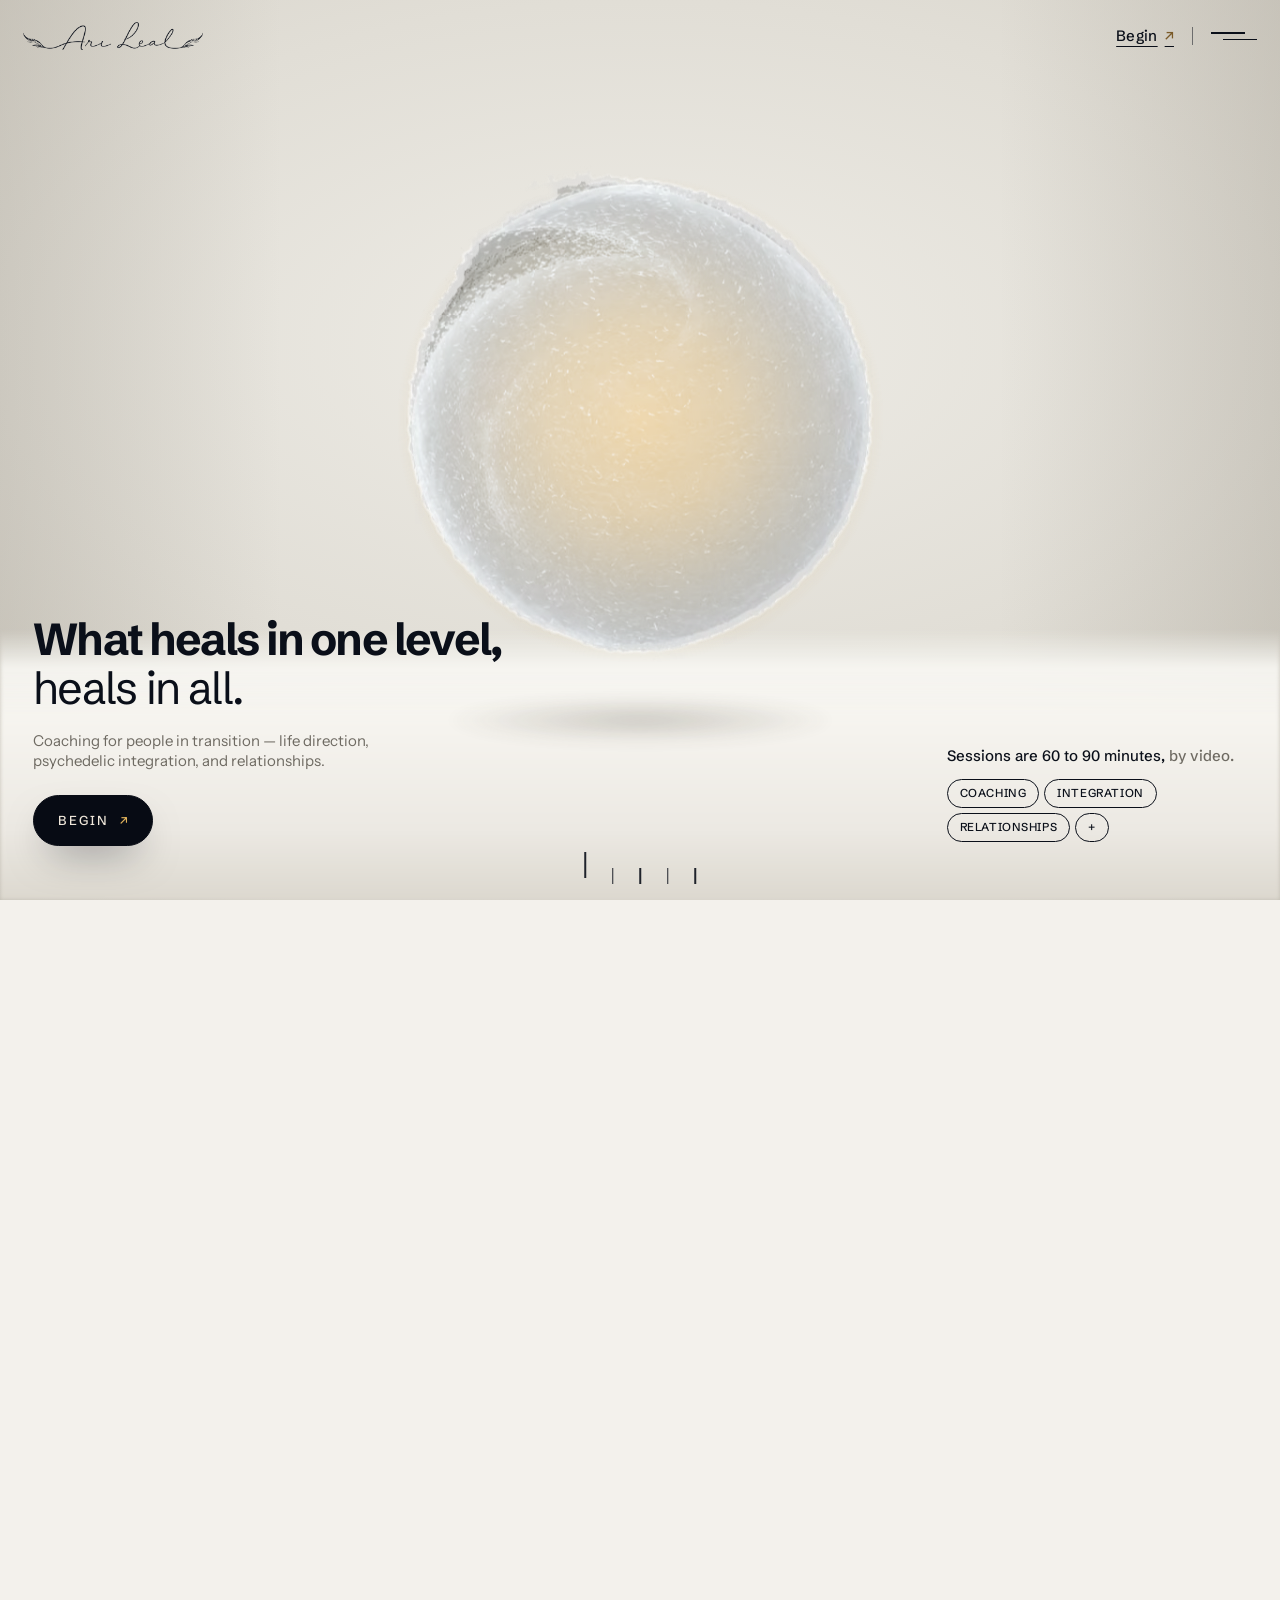
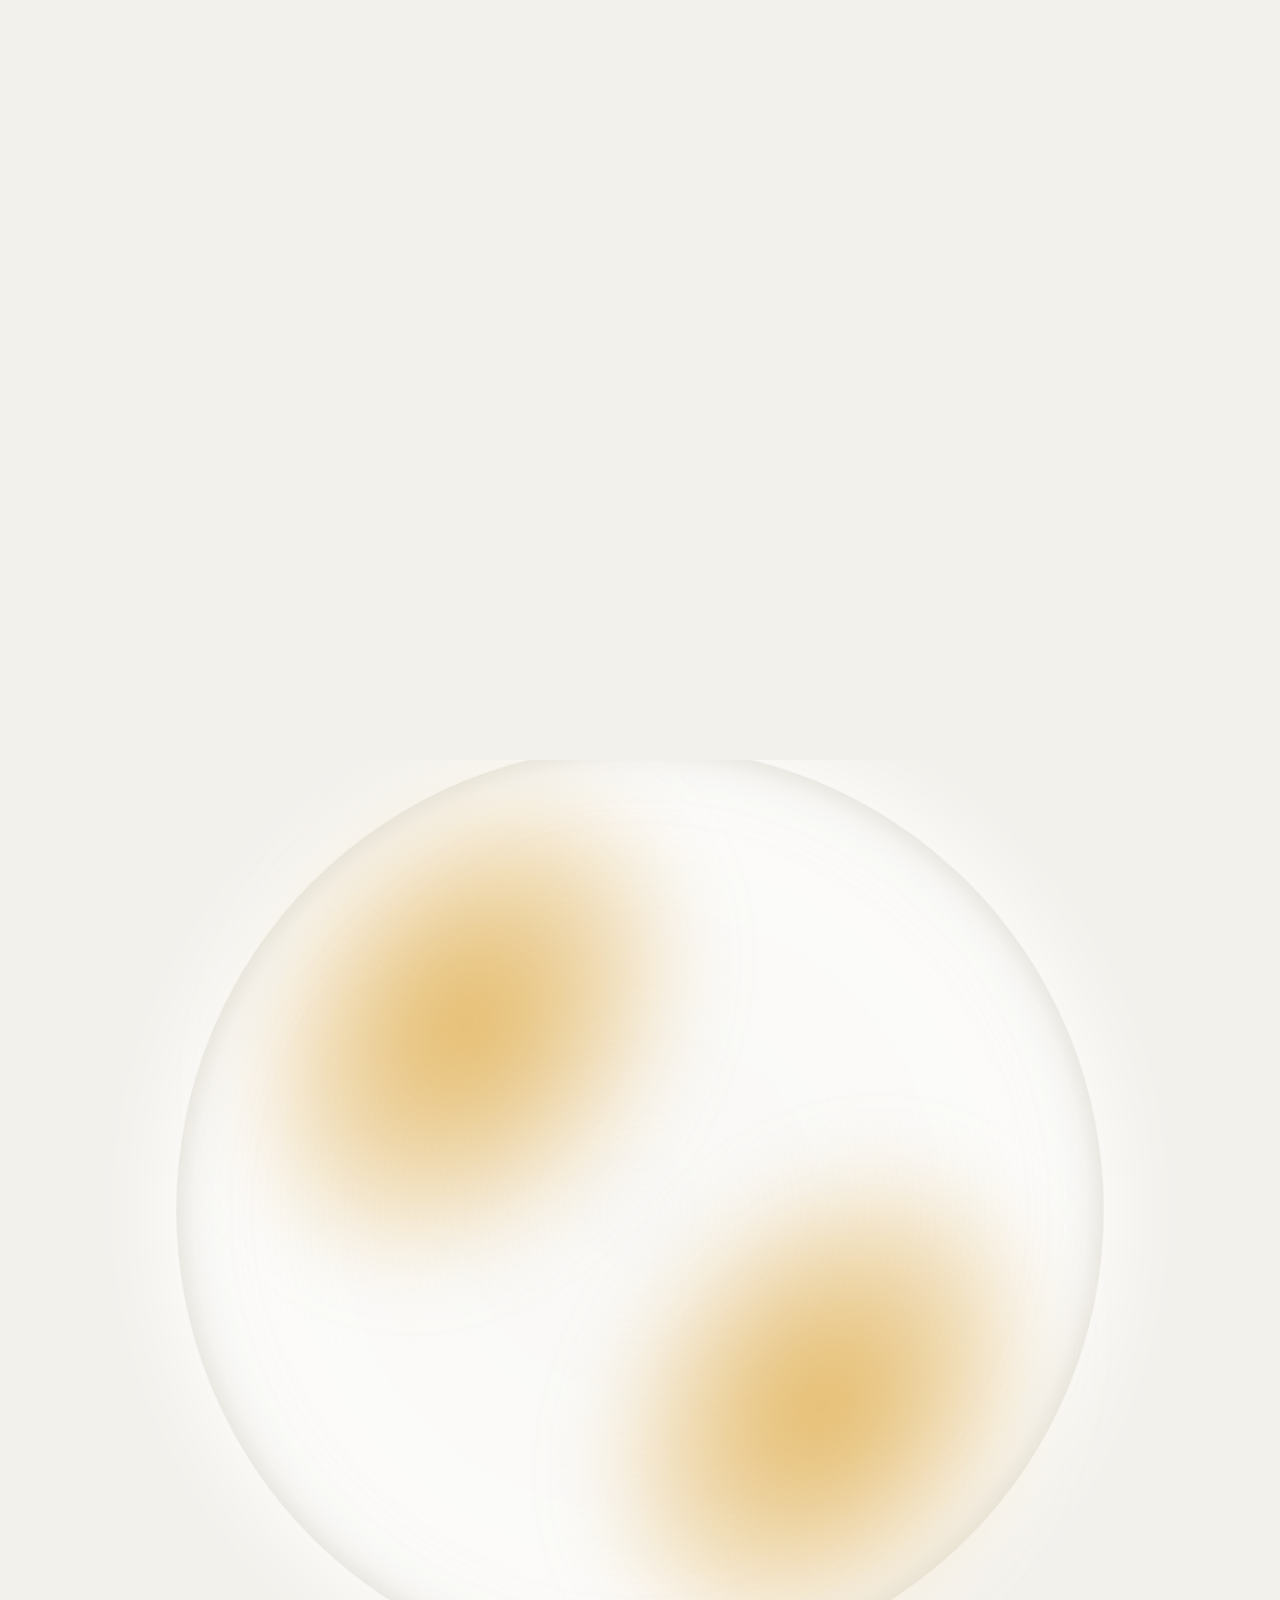
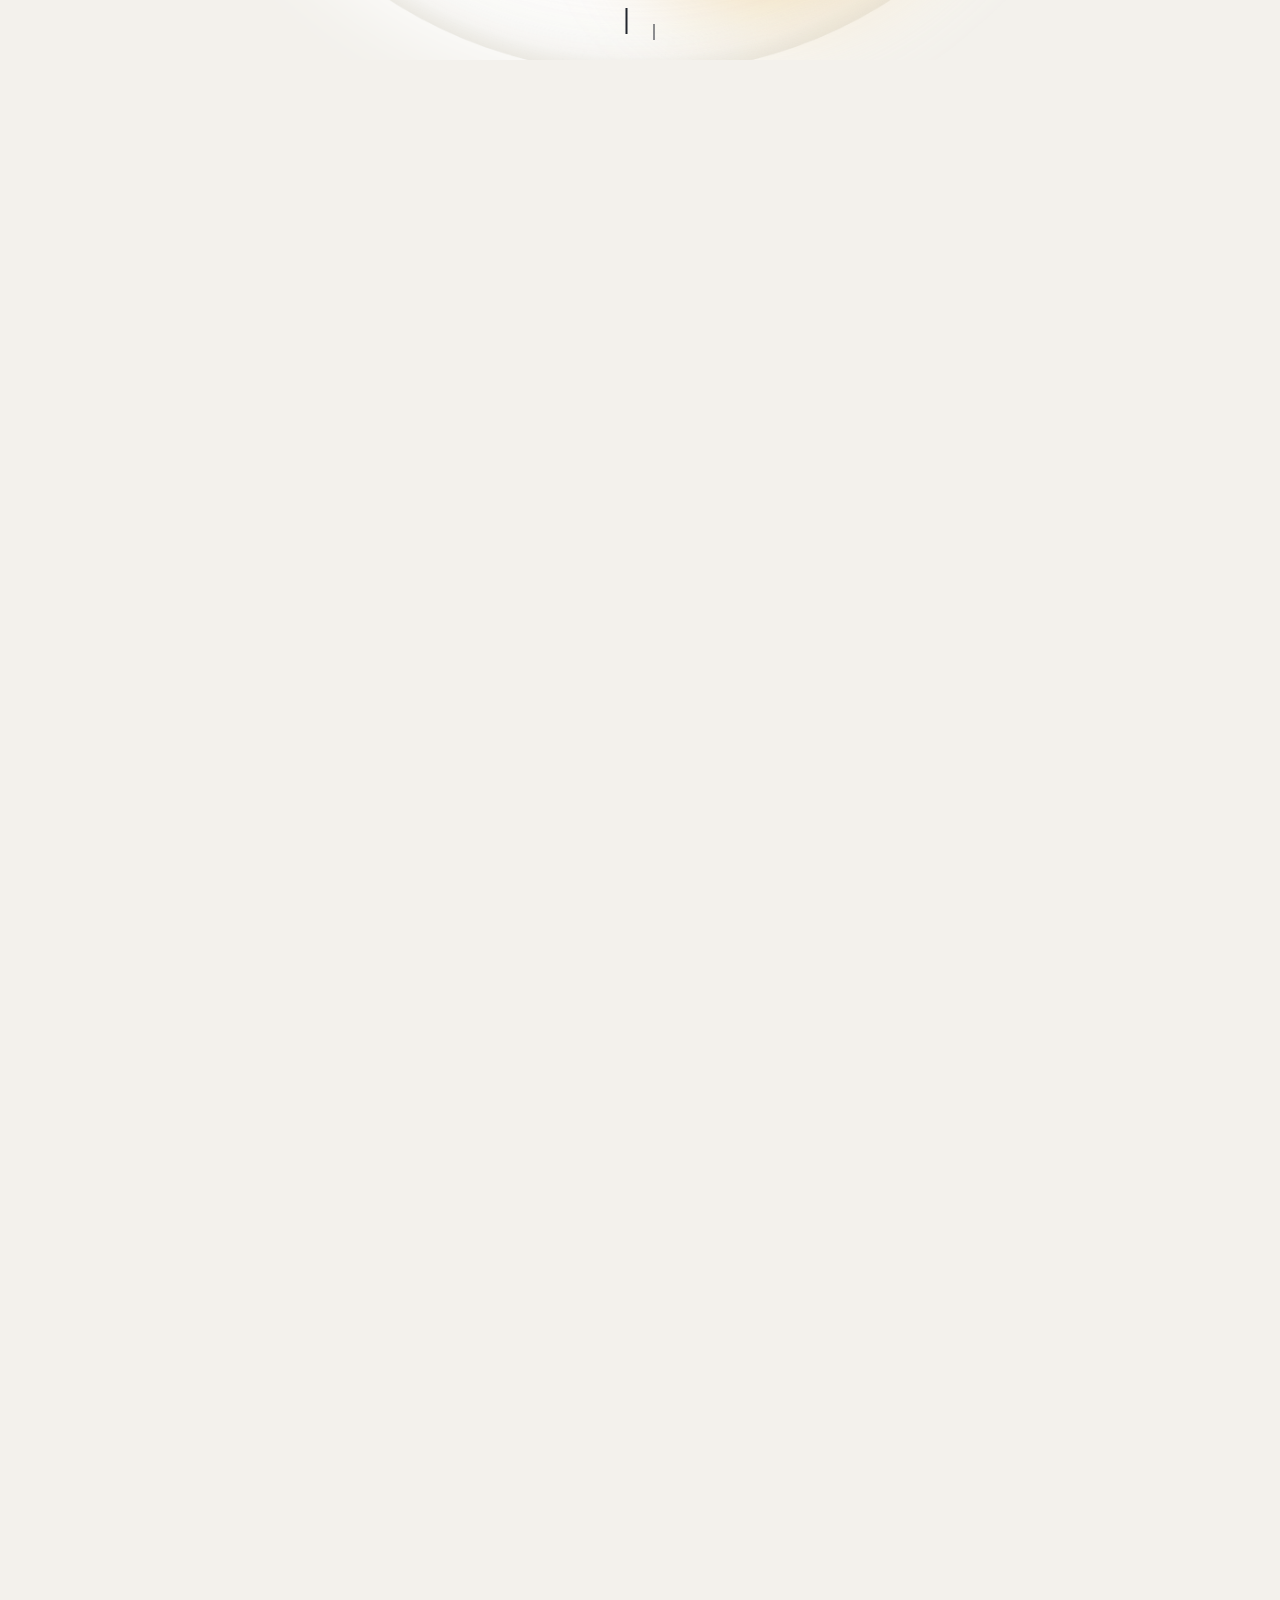
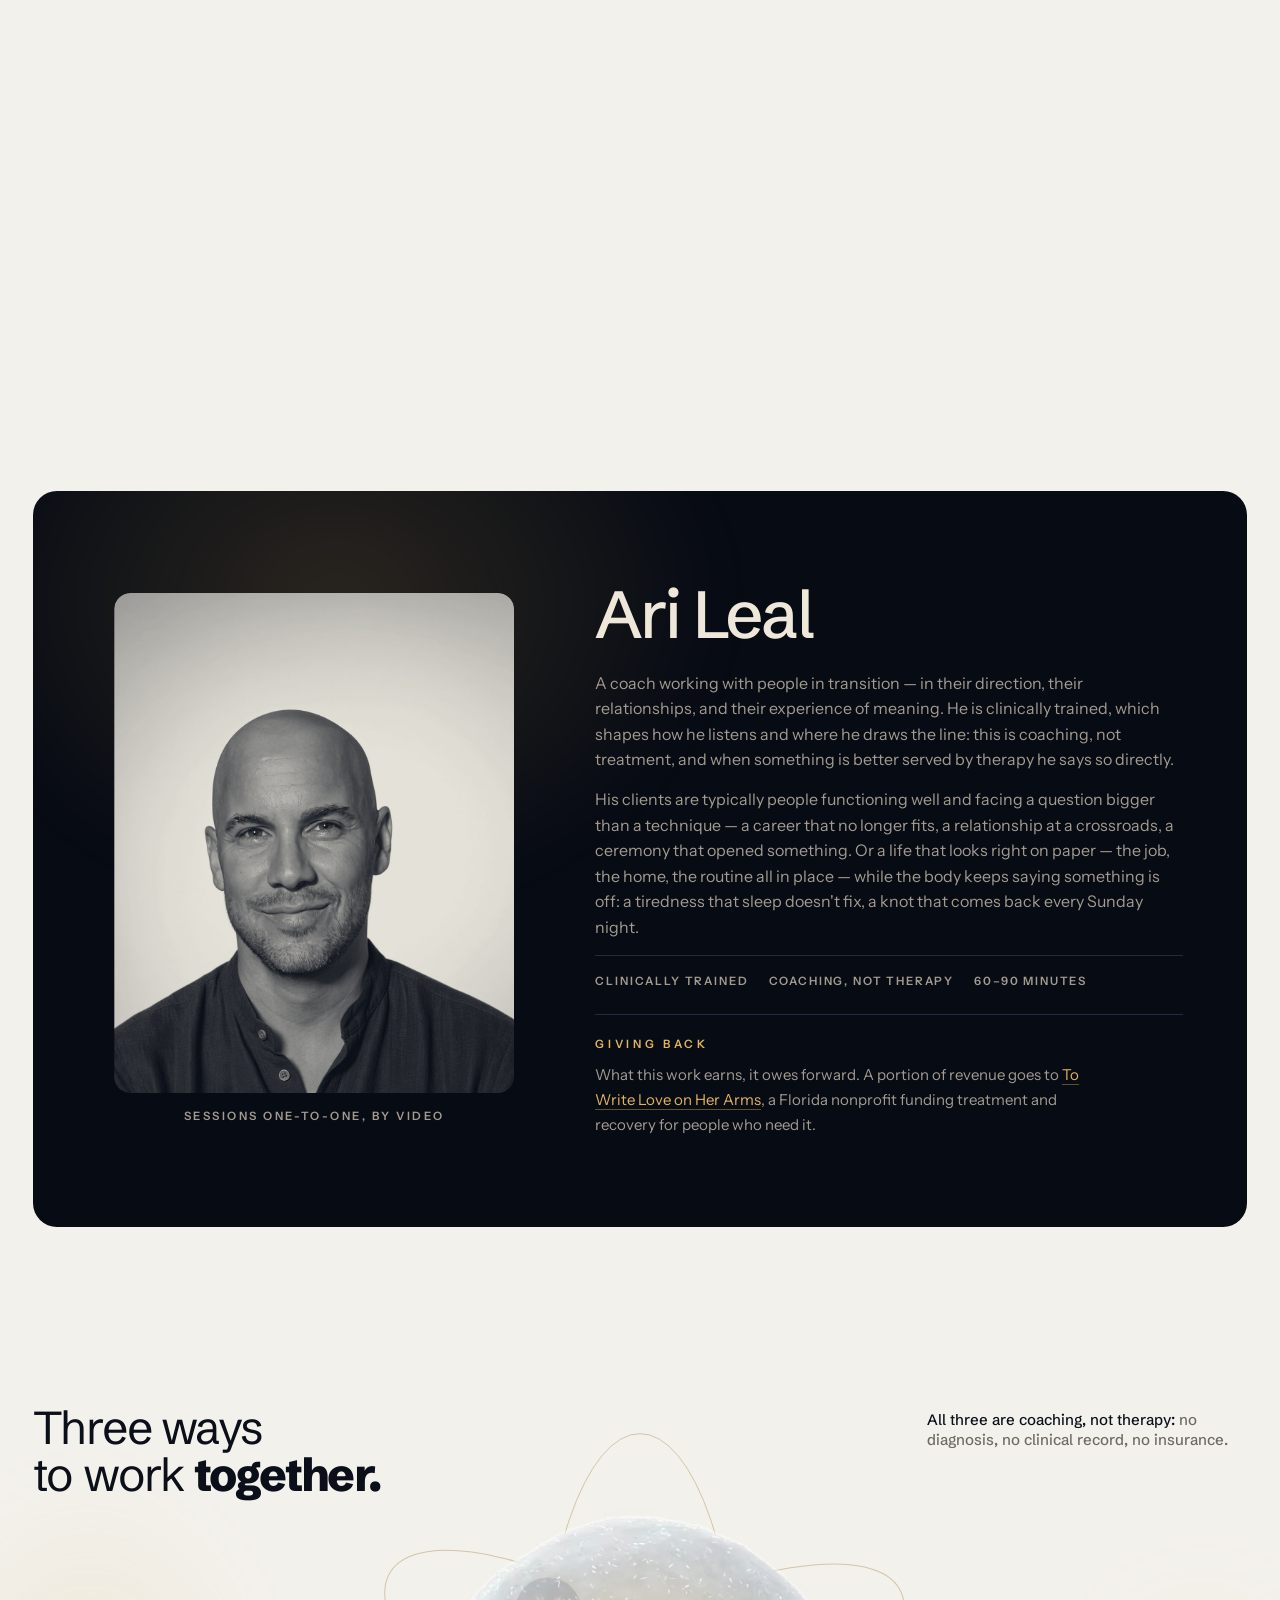
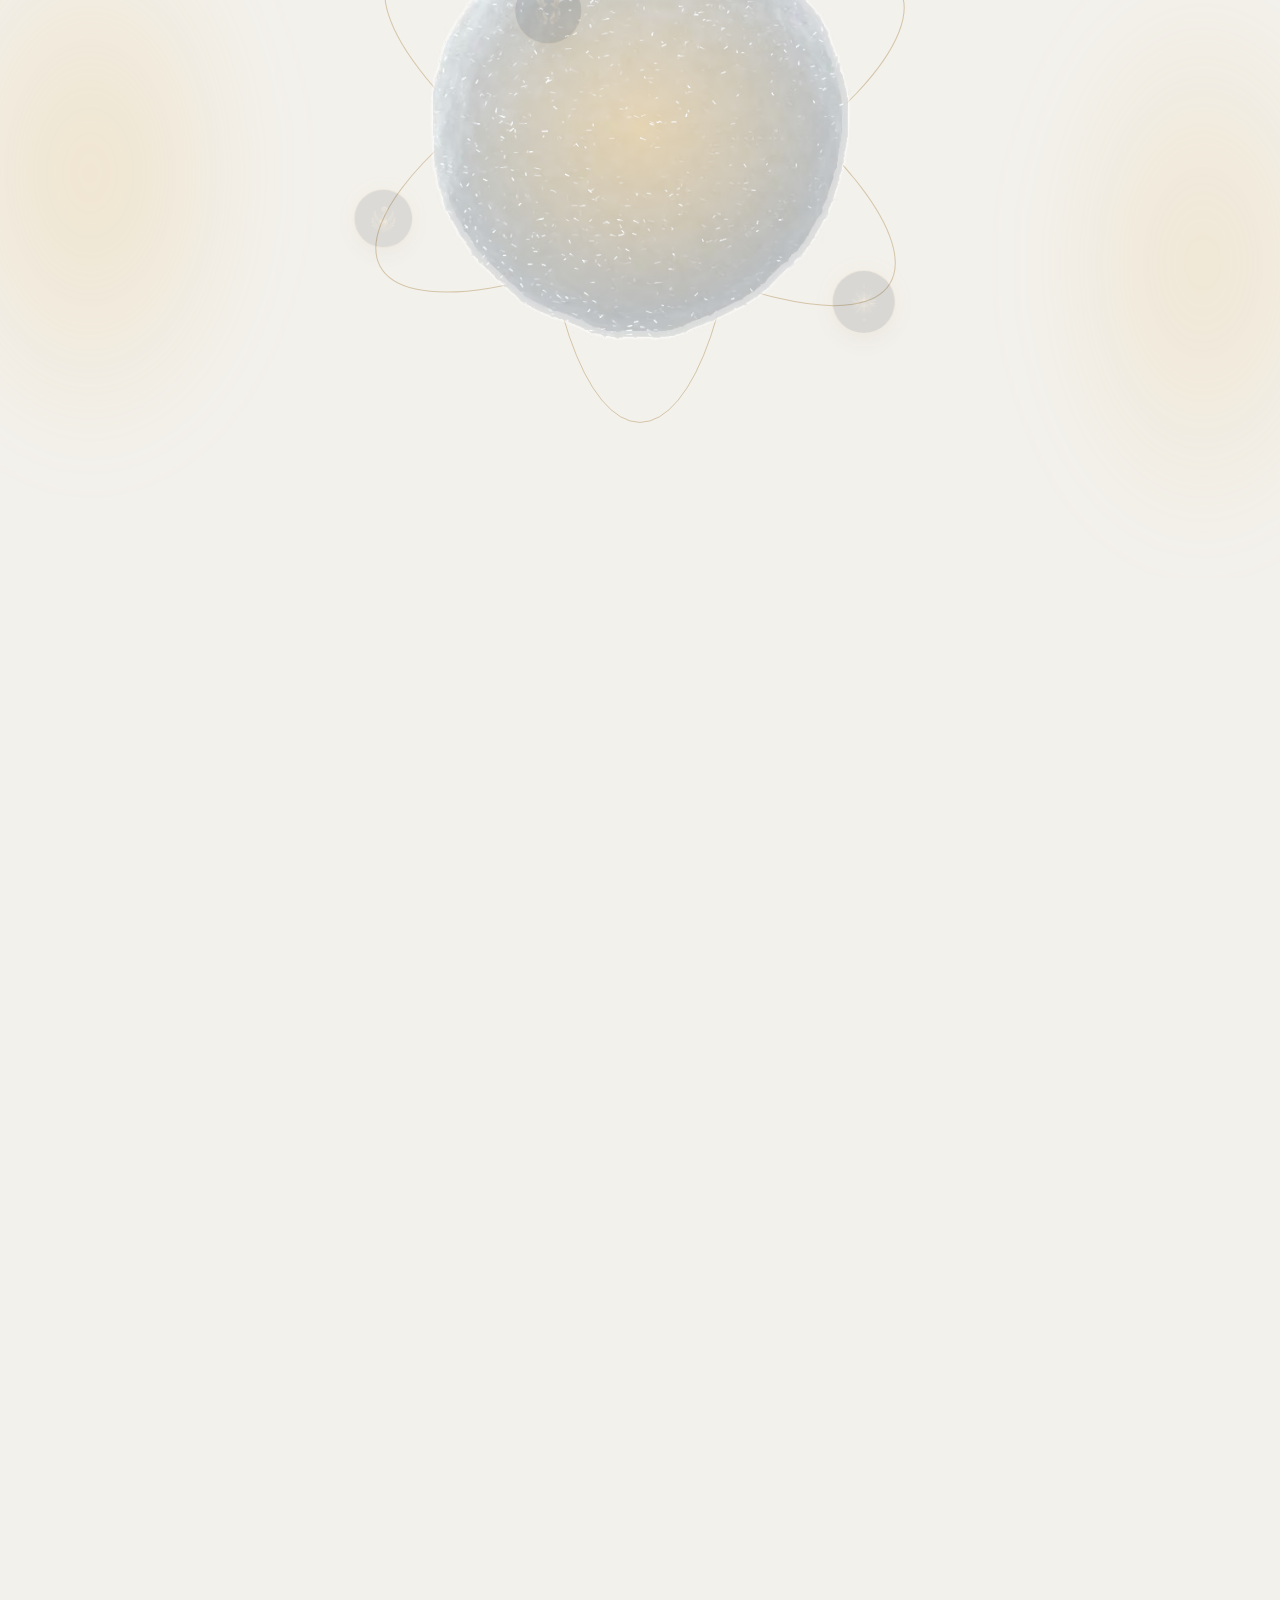
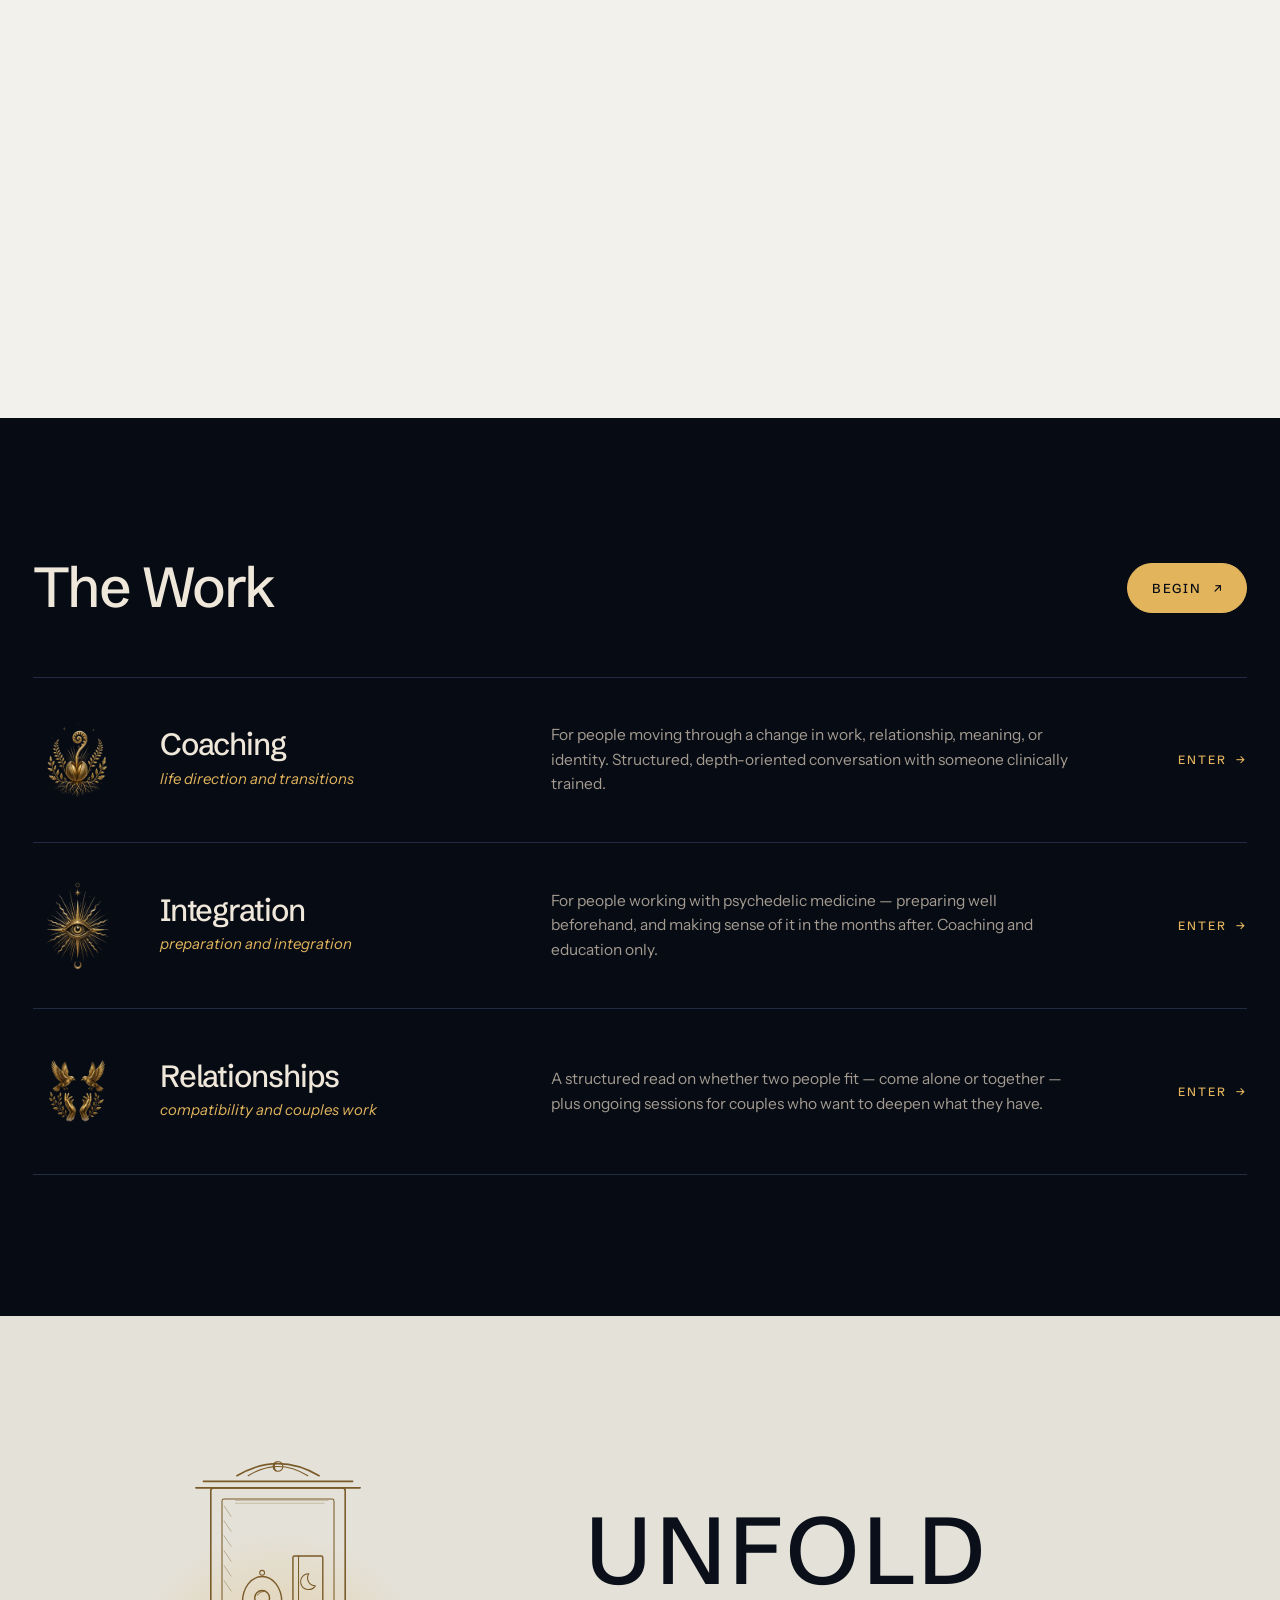
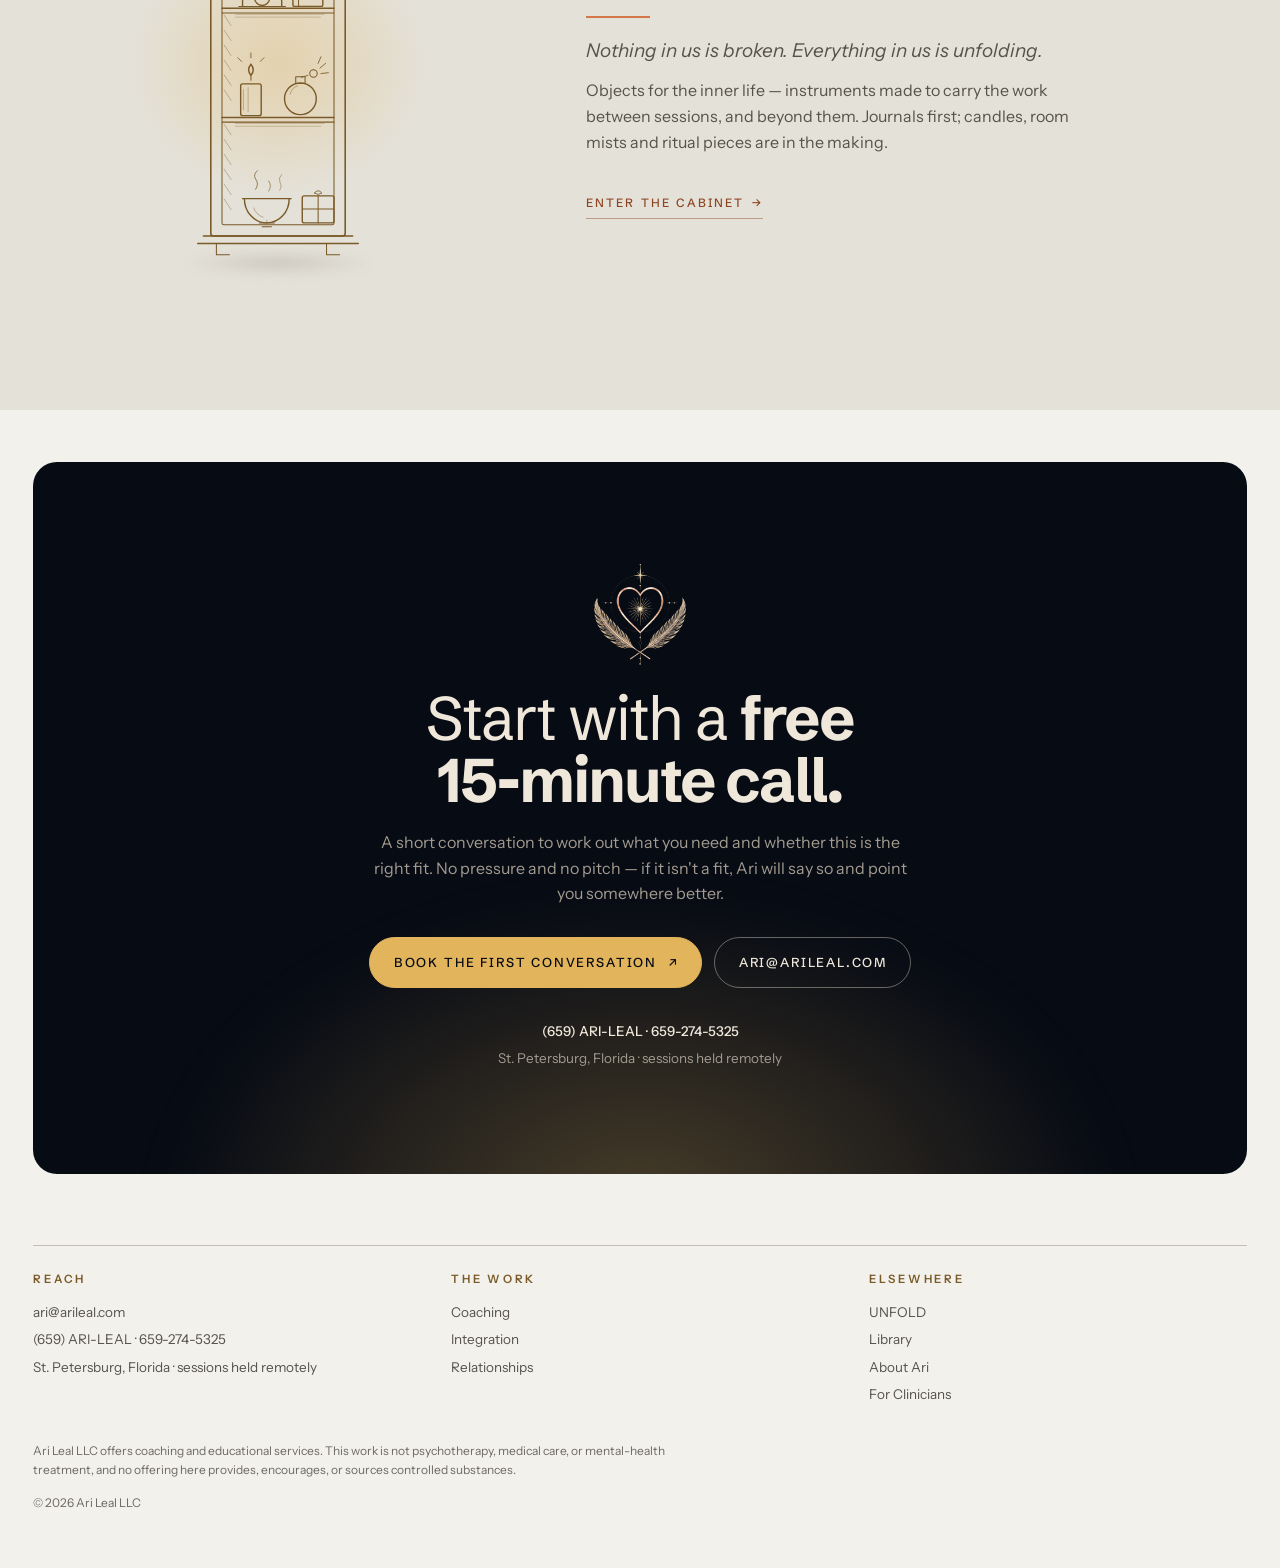
<file: index.html>
<!DOCTYPE html>
<html lang="en">
<head>
<meta charset="UTF-8">
<meta name="viewport" content="width=device-width, initial-scale=1.0, viewport-fit=cover">
<title>Ari Leal — Integrative Life &amp; Spiritual Coaching</title>
<meta name="description" content="Integrative coaching with Ari Leal for people in transition — life direction, psychedelic preparation and integration, and relationships. Clinically trained. Coaching, not therapy. Sessions by video. Free 15-minute first call.">
<link rel="icon" href="favicon.ico" sizes="any">
<link rel="icon" type="image/png" sizes="32x32" href="assets/favicon-32.png">
<link rel="icon" type="image/png" sizes="16x16" href="assets/favicon-16.png">
<link rel="apple-touch-icon" href="assets/apple-touch-icon.png">
<meta name="theme-color" content="#F3F1EC">
<meta property="og:type" content="website">
<meta property="og:site_name" content="Ari Leal">
<meta property="og:title" content="Ari Leal — Integrative Life & Spiritual Coaching">
<meta property="og:description" content="Integrative coaching with Ari Leal for people in transition — life direction, psychedelic preparation and integration, and relationships. Clinically trained. Coaching, not therapy. Sessions by video. Free 15-minute first call.">
<meta property="og:image" content="https://www.arileal.com/assets/og-image.jpg">
<meta property="og:image:width" content="1200">
<meta property="og:image:height" content="630">
<meta property="og:url" content="https://www.arileal.com/">
<meta name="twitter:card" content="summary_large_image">
<meta name="twitter:title" content="Ari Leal — Integrative Life & Spiritual Coaching">
<meta name="twitter:description" content="Integrative coaching with Ari Leal for people in transition — life direction, psychedelic preparation and integration, and relationships. Clinically trained. Coaching, not therapy. Sessions by video. Free 15-minute first call.">
<meta name="twitter:image" content="https://www.arileal.com/assets/og-image.jpg">
<link rel="preconnect" href="https://fonts.googleapis.com">
<link rel="preconnect" href="https://fonts.gstatic.com" crossorigin>
<link rel="stylesheet" href="https://fonts.googleapis.com/css2?family=Schibsted+Grotesk:wght@400;500;600;700;800&family=Instrument+Sans:ital,wght@0,400;0,500;0,600;1,400&display=swap">

<link rel="canonical" href="https://www.arileal.com/">
<script type="application/ld+json">
{
 "@context": "https://schema.org",
 "@graph": [
  {
   "@type": "WebSite",
   "@id": "https://www.arileal.com/#site",
   "url": "https://www.arileal.com/",
   "name": "Ari Leal",
   "publisher": {
    "@id": "https://www.arileal.com/#business"
   }
  },
  {
   "@type": "ProfessionalService",
   "@id": "https://www.arileal.com/#business",
   "name": "Ari Leal, LLC",
   "url": "https://www.arileal.com/",
   "logo": "https://www.arileal.com/assets/icon-512.png",
   "image": "https://www.arileal.com/assets/og-image.jpg",
   "description": "Integrative coaching for people in transition: life direction, psychedelic preparation and integration, and relationships. Coaching, not therapy. Sessions by video nationwide.",
   "email": "ari@arileal.com",
   "telephone": "+1-659-274-5325",
   "areaServed": {
    "@type": "Country",
    "name": "United States"
   },
   "address": {
    "@type": "PostalAddress",
    "addressLocality": "St. Petersburg",
    "addressRegion": "FL",
    "addressCountry": "US"
   },
   "founder": {
    "@id": "https://www.arileal.com/#ari"
   },
   "disambiguatingDescription": "Coaching and educational services only. Not psychotherapy, medical care, or mental-health treatment.",
   "sameAs": [
    "https://clinicians.arileal.com/"
   ]
  },
  {
   "@type": "Person",
   "@id": "https://www.arileal.com/#ari",
   "name": "Ari Leal",
   "alternateName": "Ari A. Leal",
   "jobTitle": "Coach",
   "url": "https://www.arileal.com/",
   "image": "https://www.arileal.com/assets/ari-portrait-duotone.jpg",
   "worksFor": {
    "@id": "https://www.arileal.com/#business"
   },
   "description": "Ari Leal offers non-clinical coaching through Ari Leal, LLC, by video across the United States. Coaching is not therapy. His licensed-track psychotherapy practice is separate: Therapy Glow, in Florida only (therapyglow.com).",
   "knowsLanguage": [
    "English",
    "Spanish"
   ],
   "knowsAbout": [
    "Life transitions",
    "Psychedelic preparation and integration",
    "Relationship compatibility",
    "Couples in business together",
    "Spiritual and anomalous experience"
   ],
   "sameAs": [
    "https://therapyglow.com/about#ari",
    "https://therapyglow.com/"
   ]
  }
 ]
}
</script>
<style>
/* =====================================================================
   ARI LEAL. Built on the mdx.so model: a lit studio where a frosted form
   changes as you scroll, then light sections carried by warm glows,
   one dark rounded panel, the three ways in orbiting a soft ball, the
   work on night.
   Palette is the site's own: shore and paper for light, night for dark,
   gold as the glow (on night) and gold-deep as the accent (on shore),
   ember spent once on UNFOLD.
   Shape rule: 24px radius on panels, full radius on buttons and pills.
   ===================================================================== */
:root{
  --night:#070B14;--panel:#0D1220;--line:#232B42;
  --gold:#E2B45C;--gold-soft:#A9874A;--gold-rgb:226,180,92;
  --ink:#EFE7DA;--muted:#A39B90;
  --shore:#E4E1D8;--shore-2:#D6D2C7;--shore-line:#C3BEB1;
  --paper:#F3F1EC;
  --ink-deep:#0A0F19;--muted-deep:#56534B;--gold-deep:#7A5A28;
  --ember:#D4784A;--ember-deep:#A8512A;--ember-ink:#8F4524;
  --dim:#6E6A62;--gold-hi:#EAC57E;--night-hi:#121A2C;

  --display:'Schibsted Grotesk',system-ui,-apple-system,'Segoe UI',sans-serif;
  --body:'Instrument Sans',system-ui,-apple-system,'Segoe UI',sans-serif;
  --r:24px;
  --ease:cubic-bezier(.22,.61,.36,1);
  --out:cubic-bezier(.23,1,.32,1);
  --io:cubic-bezier(.77,0,.175,1);
  color-scheme:light;
}
*{box-sizing:border-box}
html{background:var(--paper)}
body{background:var(--paper);color:var(--ink-deep);font-family:var(--body);font-size:16px;line-height:1.6;-webkit-font-smoothing:antialiased;overflow-x:hidden;margin:0}
img{max-width:100%;display:block}
h1,h2,h3{margin:0;font-family:var(--display);font-weight:500;letter-spacing:-.035em;line-height:1.02;text-wrap:balance;color:var(--ink-deep)}
h1 b,h2 b{font-weight:800}
p{margin:0 0 14px}p:last-child{margin-bottom:0}
em{font-style:normal}
.dim{color:var(--dim)}
::selection{background:rgba(var(--gold-rgb),.38);color:var(--ink-deep)}
html{scrollbar-color:var(--shore-line) transparent}
.tag{font-family:var(--body);font-size:11.5px;font-weight:600;letter-spacing:.32em;text-transform:uppercase;color:var(--gold-deep);margin:0 0 18px}

/* ============ preloader ============ */
.veil{position:fixed;inset:0;z-index:100;background:var(--paper);display:flex;align-items:center;justify-content:center;transition:clip-path .8s var(--io);clip-path:inset(0 0 0 0)}
.veil.off{clip-path:inset(0 0 100% 0);pointer-events:none}
.veil img{width:min(260px,60vw);opacity:0;animation:sigin 1.1s var(--ease) .15s forwards}
@keyframes sigin{from{opacity:0;transform:translateY(8px)}to{opacity:1;transform:none}}

/* ============ nav, mdx-style: mark | … | Begin ↗ | lines ============ */
nav.top{position:fixed;top:0;left:0;right:0;z-index:60;padding:calc(14px + env(safe-area-inset-top,0px)) clamp(18px,1.8vw,28px) 14px;display:flex;align-items:center;justify-content:space-between;pointer-events:none}
nav.top > *{pointer-events:auto}
.nav-l,.nav-r{display:flex;align-items:center;gap:18px}
.sig{display:block;position:relative;height:28px;width:180px}
.sig img{position:absolute;left:0;top:0;height:28px;width:auto;transition:opacity .45s ease}
.sig .sig-light{opacity:0}
body.dark-nav .sig .sig-ink,body.menu-open .sig .sig-ink{opacity:0}
body.dark-nav .sig .sig-light,body.menu-open .sig .sig-light{opacity:1}
.bar{width:1px;height:18px;background:currentColor;opacity:.5}
.talk{font-family:var(--display);font-size:15px;font-weight:500;letter-spacing:.02em;color:inherit;display:inline-flex;align-items:center;gap:7px;min-height:44px;text-decoration:underline;text-decoration-thickness:1px;text-underline-offset:5px}
.talk i{font-style:normal;color:var(--gold-deep);display:inline-block;transition:color .45s ease,transform .25s var(--out)}
.burger{width:46px;height:44px;background:none;border:0;cursor:pointer;display:flex;flex-direction:column;justify-content:center;gap:5px;align-items:flex-end;padding:0;color:inherit}
.burger i{display:block;height:1.5px;background:currentColor;width:34px;transition:transform .5s var(--out),width .5s var(--out)}
.burger i:nth-child(1){width:34px;transform:translateX(-12px)}
.burger i:nth-child(2){width:34px}
body.menu-open .burger i:nth-child(1){transform:translateY(3.2px) rotate(-45deg);width:28px}
body.menu-open .burger i:nth-child(2){transform:translateY(-3.2px) rotate(45deg);width:28px}
nav.top{color:var(--ink-deep);transition:color .45s ease}
body.dark-nav nav.top,body.menu-open nav.top{color:var(--ink)}
body.dark-nav .talk i,body.menu-open .talk i{color:var(--gold)}

.menu{position:fixed;inset:0;z-index:55;background:var(--night);color:var(--ink);clip-path:inset(0 0 100% 0);transition:clip-path .6s var(--io);display:grid;align-items:end;padding:clamp(80px,12vh,120px) clamp(20px,4vw,56px) clamp(40px,8vh,72px)}
body.menu-open .menu{clip-path:inset(0 0 0 0)}
.menu ul{list-style:none;margin:0;padding:0;display:grid;gap:2px}
.menu a{font-family:var(--display);font-weight:500;font-size:clamp(2rem,6.2vw,4.4rem);letter-spacing:-.04em;line-height:1.1;color:var(--ink);text-decoration:none;display:inline-flex;align-items:baseline;gap:18px;opacity:0;transform:translateY(18px);transition:opacity .45s ease,transform .6s var(--out),color .2s ease}
.menu a small{font-family:var(--body);font-size:11.5px;font-weight:600;letter-spacing:.24em;text-transform:uppercase;color:var(--gold-soft)}
body.menu-open .menu a{opacity:1;transform:none}
body.menu-open .menu li:nth-child(1) a{transition-delay:.18s}body.menu-open .menu li:nth-child(2) a{transition-delay:.22s}body.menu-open .menu li:nth-child(3) a{transition-delay:.26s}body.menu-open .menu li:nth-child(4) a{transition-delay:.3s}body.menu-open .menu li:nth-child(5) a{transition-delay:.34s}body.menu-open .menu li:nth-child(6) a{transition-delay:.38s}
.menu-foot{margin-top:40px;font-size:13px;letter-spacing:.01em;color:var(--muted);display:flex;gap:28px;flex-wrap:wrap}

/* ============ pills ============ */
.btn{font-family:var(--display);font-size:13px;font-weight:500;letter-spacing:.14em;text-transform:uppercase;text-decoration:none;padding:14px 22px 14px 24px;border-radius:999px;display:inline-flex;align-items:center;justify-content:center;gap:12px;white-space:nowrap;transition:background .25s ease,color .25s ease,border-color .25s ease,box-shadow .4s ease,scale .16s var(--out)}
.btn:active{scale:.97}

.btn i{font-style:normal;color:var(--gold)}
.btn-night{background:var(--night);color:var(--ink);border:1px solid var(--night);box-shadow:0 18px 40px -16px rgba(7,11,20,.55)}
.btn-night:hover,.btn-night:focus-visible{background:var(--night-hi)}
.btn-gold{background:var(--gold);color:var(--night);border:1px solid var(--gold)}
.btn-gold i{color:var(--night)}
.btn-gold:hover{background:var(--gold-hi)}
.btn-ghost{border:1px solid color-mix(in srgb,var(--ink) 40%,transparent);color:var(--ink);background:transparent}
.btn-ghost:hover{border-color:var(--ink)}
.chip{font-family:var(--display);font-size:11.5px;font-weight:500;letter-spacing:.05em;text-transform:uppercase;padding:6px 12px;border:1px solid var(--ink-deep);border-radius:999px;color:var(--ink-deep);text-decoration:none;transition:background .2s ease,color .2s ease,scale .16s var(--out)}
.chip:active{scale:.97}


/* ============ HERO: the studio and the form ============ */
.journey{position:relative;height:440vh;z-index:2}
.pin{position:sticky;top:0;height:100vh;height:100dvh;overflow:hidden;isolation:isolate}
.studio{position:absolute;inset:0;z-index:0;background:radial-gradient(120% 90% at 50% 38%,#EEECE6 0%,#E1DED6 42%,#CBC6BB 100%)}
.studio::before{content:'';position:absolute;inset:0;background:linear-gradient(90deg,rgba(150,144,132,.28) 0%,rgba(150,144,132,0) 22%,rgba(150,144,132,0) 78%,rgba(150,144,132,.28) 100%)}
.studio::after{content:'';position:absolute;left:0;right:0;top:70%;bottom:0;background:linear-gradient(180deg,rgba(247,246,242,0) 0%,rgba(247,246,242,.92) 14%,#F6F4EF 34%,#ECE9E3 74%,#DCD8CF 100%);filter:blur(2px)}
.stage{position:absolute;inset:0;z-index:1;isolation:isolate}
.shadow{position:absolute;left:50%;top:80%;width:44vmin;height:5vmin;transform:translate(-50%,-50%);border-radius:50%;background:radial-gradient(ellipse,rgba(96,90,78,.34),rgba(96,90,78,0) 70%);filter:blur(8px);will-change:transform,opacity}
.frames{position:absolute;left:50%;top:47%;width:var(--seq);height:var(--seq);margin:calc(var(--seq)/-2) 0 0 calc(var(--seq)/-2);display:block;will-change:transform;--seq:min(80vh,84vw)}
.glow{position:absolute;left:50%;top:47%;width:58vmin;height:58vmin;margin:-29vmin 0 0 -29vmin;border-radius:50%;background:radial-gradient(circle,rgba(var(--gold-rgb),1) 0%,rgba(var(--gold-rgb),.75) 26%,rgba(var(--gold-rgb),.25) 50%,rgba(var(--gold-rgb),0) 68%);mix-blend-mode:overlay;pointer-events:none;will-change:transform,opacity}
.hero{position:absolute;inset:0;z-index:3;display:grid;grid-template-columns:minmax(0,1fr) minmax(0,1fr);align-items:end;gap:clamp(24px,4vw,60px);padding:0 clamp(20px,2.6vw,36px) clamp(40px,6vh,64px);pointer-events:none}
.hero > *{pointer-events:auto}
.hero h1{font-size:clamp(2rem,3.5vw,3.25rem);line-height:1.04;letter-spacing:-.04em}
.hero h1 .ln{display:block;overflow:hidden;padding-bottom:.06em}
.hero h1 .ln > span{display:block}
.hero h1 .ln:first-child{font-weight:700}
.hero h1 .ln:last-child{font-weight:400}
.hero-sub{color:var(--dim);max-width:40ch;margin-top:16px;font-size:15px;line-height:1.35}
.hero .actions{margin-top:24px}
.hero-r{justify-self:end;max-width:300px;font-family:var(--display);font-size:15px;line-height:1.3;font-weight:500;color:var(--ink-deep);padding-bottom:4px}
.hero-r .dim{color:var(--dim)}
.hero-r .chips{display:flex;gap:5px;flex-wrap:wrap;margin-top:14px}
.ticks{position:absolute;left:50%;bottom:calc(16px + env(safe-area-inset-bottom,0px));transform:translateX(-50%);z-index:4;display:flex;gap:26px;align-items:flex-end}
.ticks i{display:block;width:1.5px;height:16px;background:var(--ink-deep);opacity:.9;transition:height .5s var(--out),transform .5s var(--out)}
.ticks i.on{height:26px;transform:translateY(-6px)}

/* ============ FEELING: two statements carried by glows ============ */
.feel{position:relative;height:320vh;z-index:2;background:var(--paper)}
.feel .pin{background:var(--paper)}
.disc{position:absolute;left:50%;top:50%;width:min(112vmin,1150px);height:min(112vmin,1150px);border-radius:50%;transform:translate(-50%,-50%);background:radial-gradient(circle,rgba(255,255,255,.5) 0%,rgba(255,255,255,.75) 68%,rgba(255,255,255,0) 71%);box-shadow:0 0 90px 10px rgba(255,255,255,.9),inset 0 0 70px rgba(214,210,199,.55);will-change:transform}
.blob{position:absolute;left:50%;top:50%;width:46vmin;height:62vmin;margin:-31vmin 0 0 -23vmin;border-radius:50%;background:radial-gradient(ellipse,rgba(var(--gold-rgb),.95) 0%,rgba(var(--gold-rgb),.55) 34%,rgba(var(--gold-rgb),0) 70%);filter:blur(36px);will-change:transform,opacity}
.stmt{position:absolute;inset:0;z-index:3;display:grid;place-items:center;text-align:center;padding:0 24px;will-change:opacity,transform}
.stmt > div{display:flex;flex-direction:column;align-items:center}
.stmt h2{font-size:clamp(2.5rem,5.8vw,5.6rem);font-weight:400;letter-spacing:-.04em;line-height:1;max-width:16ch}
.stmt .btn{margin-top:clamp(28px,4vh,40px)}
.feel .ticks{bottom:calc(20px + env(safe-area-inset-bottom,0px))}

/* ============ ARI: the one dark rounded panel ============ */
.inset{position:relative;z-index:2;padding:clamp(24px,4vw,60px) clamp(16px,2.6vw,40px)}
.panel-night{position:relative;background:var(--night);color:var(--ink);border-radius:var(--r);overflow:hidden;isolation:isolate}
.panel-night h2,.panel-night h3{color:var(--ink)}
.panel-night .tag{color:var(--gold)}
.panel-night::before{content:'';position:absolute;left:-10%;top:-30%;width:70%;height:90%;background:radial-gradient(ellipse,rgba(var(--gold-rgb),.16),rgba(var(--gold-rgb),0) 65%);filter:blur(30px);pointer-events:none}
.ari{position:relative;z-index:2;display:grid;grid-template-columns:minmax(0,.85fr) minmax(0,1.15fr);gap:clamp(28px,5vw,80px);align-items:center;padding:clamp(48px,7vw,100px) clamp(24px,5vw,80px)}
.portrait{margin:0;text-align:center}
.portrait img{width:100%;max-width:400px;aspect-ratio:4/5;object-fit:cover;object-position:center 34%;margin:0 auto;border-radius:16px}
.portrait figcaption{font-size:11.5px;font-weight:600;letter-spacing:.22em;text-transform:uppercase;color:var(--muted);margin-top:14px}
.ari h2{font-size:clamp(2.6rem,5.2vw,4.6rem);margin-bottom:22px;font-weight:500}
.ari .lede{color:var(--muted);font-size:clamp(15px,1.25vw,17px);max-width:54ch}
.meta{font-size:11.5px;font-weight:600;letter-spacing:.16em;text-transform:uppercase;color:var(--muted);display:flex;flex-wrap:wrap;gap:8px 20px;border-top:1px solid var(--line);padding-top:16px;margin-top:8px}
.giveback{margin-top:24px;padding-top:20px;border-top:1px solid var(--line)}
.giveback .tag{margin-bottom:10px}
.giveback p:not(.tag){color:var(--muted);font-size:15px;line-height:1.65;max-width:52ch}
.giveback a{color:var(--gold);border-bottom:1px solid rgba(var(--gold-rgb),.4);text-decoration:none}

/* ============ THE THREE WAYS: a soft ball and its pills ============ */
.orbit{position:relative;height:260vh;z-index:2;background:var(--paper)}
.orbit .pin{display:grid;place-items:center;background:var(--paper)}
.orbit .pin::before{content:'';position:absolute;left:-8%;top:20%;width:30%;height:70%;background:radial-gradient(ellipse,rgba(var(--gold-rgb),.22),rgba(var(--gold-rgb),0) 65%);filter:blur(40px)}
.orbit .pin::after{content:'';position:absolute;right:-8%;top:30%;width:28%;height:70%;background:radial-gradient(ellipse,rgba(var(--gold-rgb),.18),rgba(var(--gold-rgb),0) 65%);filter:blur(40px)}
.orbit .head{pointer-events:none;position:absolute;top:clamp(90px,14vh,140px);left:0;right:0;z-index:3;display:grid;grid-template-columns:minmax(0,1.2fr) minmax(0,.8fr);gap:24px;align-items:start;padding:0 clamp(20px,2.6vw,36px);will-change:opacity,transform}
.orbit .head h2{font-size:clamp(2.2rem,3.6vw,3.4rem);font-weight:400;letter-spacing:-.04em}
.orbit .head p{justify-self:end;max-width:320px;font-family:var(--display);font-weight:500;font-size:15px;line-height:1.3;margin:6px 0 0}
.ballwrap{pointer-events:none;position:relative;width:min(50vmin,460px);height:min(50vmin,460px);z-index:2;isolation:isolate;will-change:transform,opacity}
.ballwrap img{width:100%;height:100%;object-fit:contain;animation:turn 60s linear infinite;animation-play-state:paused}
.orbit.on .ballwrap img{animation-play-state:running}
.ballwrap::after{content:'';position:absolute;inset:8%;border-radius:50%;background:radial-gradient(circle,rgba(var(--gold-rgb),.8) 0%,rgba(var(--gold-rgb),.4) 40%,rgba(var(--gold-rgb),0) 72%);mix-blend-mode:overlay;pointer-events:none}
@keyframes turn{to{transform:rotate(360deg)}}
.pills{position:absolute;inset:0;pointer-events:none}
.rings{position:absolute;inset:0;width:100%;height:100%;z-index:1;pointer-events:none;overflow:visible}
.rings ellipse{fill:none;stroke:rgba(169,135,74,.42);stroke-width:1}
.electron{position:absolute;left:50%;top:50%;width:64px;height:64px;margin:-32px 0 0 -32px;border-radius:50%;pointer-events:auto;background:var(--night);display:grid;place-items:center;
  box-shadow:0 0 0 1px rgba(var(--gold-rgb),.6),0 0 26px 2px rgba(var(--gold-rgb),.38),0 14px 30px -10px rgba(7,11,20,.5);will-change:transform;z-index:3}
.electron img{width:64%;height:64%;object-fit:contain;mix-blend-mode:screen;transition:scale .3s var(--out)}
.electron span{position:absolute;left:50%;top:calc(100% + 10px);translate:-50% 4px;white-space:nowrap;font-family:var(--display);font-size:13px;font-weight:500;letter-spacing:.02em;color:var(--ink-deep);
  background:rgba(255,255,255,.9);border:1px solid rgba(var(--gold-rgb),.6);border-radius:999px;padding:6px 12px;opacity:0;pointer-events:none;transition:opacity .25s ease,translate .3s var(--out)}
.electron:focus-visible span{opacity:1;translate:-50% 0}
.electron:active img{scale:.92}
.pill{position:absolute;left:50%;top:50%;pointer-events:auto;text-decoration:none;color:var(--ink-deep);font-family:var(--display);font-size:clamp(15px,1.3vw,19px);font-weight:500;display:inline-flex;align-items:center;gap:10px;padding:9px 22px 9px 10px;min-height:44px;border:1.5px solid rgba(var(--gold-rgb),.7);border-radius:999px;background:rgba(255,255,255,.82);backdrop-filter:blur(10px);-webkit-backdrop-filter:blur(10px);box-shadow:0 12px 34px -12px rgba(var(--gold-rgb),.5);will-change:transform;transition:background .25s ease,border-color .25s ease,scale .3s var(--out)}
.pill:active{scale:.97}
.pill img{width:26px;height:26px;border-radius:50%;background:var(--night);padding:3px}
.orbit .over > div{display:flex;flex-direction:column;align-items:center}
.orbit .over .btn{margin-top:clamp(24px,4vh,36px);pointer-events:none}
.orbit .over.live .btn{pointer-events:auto}
.orbit .over{position:absolute;inset:0;z-index:5;display:grid;place-items:center;text-align:center;padding:0 24px;pointer-events:none;opacity:0;will-change:opacity,transform}
.orbit .over h2{font-size:clamp(2.4rem,5.2vw,5rem);font-weight:400;letter-spacing:-.04em;max-width:14ch}

/* ============ THE WORK, on night ============ */
.work{position:relative;z-index:2;background:var(--night);color:var(--ink);padding-block:clamp(84px,11vw,150px)}
.shell{max-width:1360px;margin:0 auto;padding-inline:clamp(20px,2.6vw,36px);position:relative;z-index:2}
.work h2,.work h3{color:var(--ink)}
.work .tag{color:var(--gold)}
.work-head{display:grid;grid-template-columns:minmax(0,1fr) auto;gap:24px;align-items:center;margin-bottom:clamp(36px,5vw,60px)}
.work-head h2{font-size:clamp(2.4rem,4.4vw,4rem);font-weight:500}
.rows{border-top:1px solid var(--line)}
.row{display:grid;grid-template-columns:88px minmax(0,.9fr) minmax(0,1.5fr) auto;gap:clamp(18px,3vw,44px);align-items:center;padding-block:clamp(24px,3vw,40px);border-bottom:1px solid var(--line);text-decoration:none;color:inherit;position:relative}
.row > div,.row > .body{transition:transform .45s var(--out)}
.row::before{content:'';position:absolute;left:0;right:0;top:-1px;height:1px;background:var(--gold);transform:scaleX(0);transform-origin:left;transition:transform .5s var(--out)}
.row img{width:88px;height:88px;object-fit:contain;mix-blend-mode:screen;transition:transform .6s var(--out)}
.row h3{font-size:clamp(1.6rem,2.4vw,2.1rem);font-weight:500}
.row .kicker{color:var(--gold);margin:6px 0 0;font-size:15px;font-style:italic}
.row p.body{color:var(--muted);max-width:52ch;margin:0;font-size:15.5px}
.row .go{font-family:var(--display);font-size:12px;font-weight:500;letter-spacing:.18em;text-transform:uppercase;color:var(--gold);display:inline-flex;align-items:center;gap:8px;white-space:nowrap}
.row .go i{font-style:normal;display:inline-block;transition:transform .3s var(--out)}

/* ============ UNFOLD: ember, spent once ============ */
.unfold-sec{position:relative;z-index:2;background:var(--shore)}
.unfold{display:grid;grid-template-columns:minmax(0,.85fr) minmax(0,1.15fr);gap:clamp(30px,5vw,80px);align-items:center;padding-block:clamp(80px,10vw,140px)}
.cover{justify-self:center;width:min(100%,280px);box-shadow:0 30px 60px -26px rgba(10,15,25,.55);transform:rotate(-1.4deg);transition:transform .6s var(--out),box-shadow .6s var(--out)}
.cabinet{display:block;position:relative;justify-self:center;width:min(100%,280px);margin:0;isolation:isolate}
.cabinet svg{position:relative;z-index:1;display:block;width:100%;height:auto;color:var(--gold-deep);transition:transform .9s var(--out)}
.cabinet::before{content:'';position:absolute;left:50%;bottom:2%;width:70%;height:5%;transform:translateX(-50%);border-radius:50%;background:radial-gradient(ellipse,rgba(96,90,78,.22),rgba(96,90,78,0) 70%);filter:blur(6px);z-index:0}
.cabinet::after{content:'';position:absolute;left:50%;top:50%;width:105%;height:60%;transform:translate(-50%,-50%);border-radius:50%;z-index:0;pointer-events:none;
  background:radial-gradient(ellipse,rgba(var(--gold-rgb),.34) 0%,rgba(var(--gold-rgb),.16) 40%,rgba(var(--gold-rgb),0) 70%)}
html.m .cabinet.rise{transform:translateY(20px)}
html.m .cabinet.rise.in{transform:none}
.unfold h2{font-size:clamp(3rem,7.4vw,6rem);letter-spacing:.04em;line-height:.9;font-weight:500}
.unfold .rule{width:64px;height:2px;background:var(--ember);border:0;margin:24px 0 18px}
.unfold .kicker{font-style:italic;color:var(--muted-deep);font-size:clamp(16px,1.6vw,19px);margin-bottom:12px}
.unfold .lede{color:var(--muted-deep);max-width:46ch}
.enter{display:inline-flex;align-items:center;gap:.65em;margin-top:12px;font-family:var(--display);font-size:12px;font-weight:500;letter-spacing:.18em;text-transform:uppercase;color:var(--ember-ink);text-decoration:none;padding-block:12px 6px;border-bottom:1px solid rgba(143,69,36,.45);transition:border-color .25s ease}
.enter span{display:inline-block;transition:transform .3s var(--out)}


/* ============ BEGIN, inset on night ============ */
.begin .panel-night{text-align:center;padding:clamp(56px,8vw,110px) clamp(24px,5vw,80px)}
.begin .panel-night::before{left:50%;top:auto;bottom:-55%;width:90%;height:100%;transform:translateX(-50%);background:radial-gradient(ellipse,rgba(var(--gold-rgb),.3),rgba(var(--gold-rgb),0) 62%)}
.begin .inner{position:relative;z-index:2;max-width:760px;margin:0 auto;display:flex;flex-direction:column;align-items:center}
.emblem{width:92px;opacity:.92;margin-bottom:22px}
.begin h2{font-size:clamp(2.2rem,4.8vw,4rem);font-weight:400}
.begin h2 b{font-weight:700}
.begin .lede{color:var(--muted);margin:18px auto 0;max-width:50ch}
.begin .actions{display:flex;gap:12px;flex-wrap:wrap;justify-content:center;margin-top:30px}
.reach{font-size:13.5px;line-height:2;color:var(--muted);margin-top:30px}
.reach b{display:block;color:var(--ink);font-weight:500;user-select:all}

/* ============ footer ============ */
footer{position:relative;z-index:2;padding-block:20px 56px;font-size:13.5px;color:var(--muted-deep);background:var(--paper)}
.foot{display:grid;grid-template-columns:repeat(auto-fit,minmax(200px,1fr));gap:28px 40px;margin-bottom:32px;border-top:1px solid var(--shore-line);padding-top:24px}
.foot .fh{margin:0 0 10px;font-size:11.5px;font-weight:600;letter-spacing:.24em;text-transform:uppercase;color:var(--gold-deep)}
.foot a,.foot span{display:block;color:var(--muted-deep);text-decoration:none;padding-block:3px;transition:color .3s ease}

.fine{max-width:80ch;line-height:1.6;font-size:12px;color:var(--muted-deep);opacity:.85}
a:focus-visible,button:focus-visible{outline:2px solid var(--gold-deep);outline-offset:4px;border-radius:2px}
.panel-night a:focus-visible,.work a:focus-visible{outline-color:var(--gold)}

/* ============ hover, only for a real pointer ============ */
@media (hover:hover) and (pointer:fine){
  .talk:hover i{transform:translate(2px,-2px)}
  .chip:hover{background:var(--ink-deep);color:var(--paper)}
  .pill:hover{background:#fff;border-color:var(--gold);scale:1.03}
  .electron:hover span{opacity:1;translate:-50% 0}
  .electron:hover img{scale:1.08}
  .menu a:hover{color:var(--gold)}
  .row:hover::before{transform:scaleX(1)}
  .row:hover > div,.row:hover > .body{transform:translateX(8px)}
  .row:hover img{transform:scale(1.06) rotate(-3deg)}
  .row:hover .go i{transform:translateX(5px)}
  .cabinet:hover svg{transform:translateY(-6px)}
  html.m .unfold .cover.rise.in:hover,html:not(.m) .unfold .cover:hover{transform:rotate(0deg) translateY(-6px);box-shadow:0 40px 70px -28px rgba(10,15,25,.5)}
  .enter:hover{border-bottom-color:var(--ember-ink)}
  .enter:hover span{transform:translateX(5px)}
  .foot a:hover{color:var(--ink-deep)}
}

/* ============ motion ============ */
.rise{transition:opacity .9s var(--out),transform .9s var(--out)}
html.m .rise{opacity:0;transform:translateY(16px)}
html.m .rise.in{opacity:1;transform:none}
html.m .stagger > *{transition:opacity .8s var(--out),transform .8s var(--out);opacity:0;transform:translateY(14px)}
html.m .stagger.in > *{opacity:1;transform:none}
html.m .stagger.in > *:nth-child(2){transition-delay:.07s}html.m .stagger.in > *:nth-child(3){transition-delay:.14s}html.m .stagger.in > *:nth-child(4){transition-delay:.21s}html.m .stagger.in > *:nth-child(5){transition-delay:.28s}
/* the portrait develops from the bottom up, like a print */
html.m .ari .portrait img{clip-path:inset(0 0 100% 0 round 16px);transform:scale(1.05)}
html.m .ari.in .portrait img{clip-path:inset(0 0 0 0 round 16px);transform:none;transition:clip-path 1.1s var(--io) .1s,transform 1.4s var(--out) .1s}
/* the journal settles onto its tilt */
html.m .unfold .cover.rise{transform:translateY(20px) rotate(-4deg)}
html.m .unfold .cover.rise.in{transform:rotate(-1.4deg)}
html.m .hero h1 .ln > span{transform:translateY(110%)}
html.m.go .hero h1 .ln > span{transform:none;transition:transform 1.2s cubic-bezier(.19,1,.22,1) .2s}
html.m.go .hero h1 .ln:nth-child(2) > span{transition-delay:.3s}
html.m .hero .up{opacity:0;transform:translateY(14px)}
html.m.go .hero .up{opacity:1;transform:none;transition:opacity .9s ease .6s,transform .9s var(--out) .6s}
html.m.go .hero .up.d2{transition-delay:.72s}
html.m .journey .frames{opacity:0}
html.m.go .journey .frames{opacity:1;transition:opacity 1.6s ease .1s}
@media (prefers-reduced-motion:reduce){
  .veil{display:none}
  html.m .rise,html.m .stagger > *,html.m .hero .up{transform:none!important;transition:opacity .4s ease!important}
  html.m .hero h1 .ln > span{transform:none!important}
  html.m .ari .portrait img{clip-path:none;transform:none}
  html.m .unfold .cover.rise{transform:rotate(-1.4deg)!important}
  .ballwrap img{animation:none}
  .btn:active,.chip:active,.pill:active{scale:none}
  .row > div,.row > .body,.row img,.row .go i,.enter span,.talk i,.cover{transition:none}
  .menu{clip-path:none;opacity:0;visibility:hidden;transition:opacity .25s ease,visibility 0s linear .25s}
  body.menu-open .menu{opacity:1;visibility:visible;transition:opacity .25s ease}
  .menu a{transform:none;transition:color .2s ease}
}

@media (max-width:900px){
  .frames{top:40%;--seq:min(66vh,98vw)}
  .glow{top:40%}
  .shadow{top:70%}
  .hero{grid-template-columns:1fr;padding-bottom:clamp(58px,9vh,80px)}
  .hero-r{display:none}
  .orbit .head{grid-template-columns:1fr}
  .orbit .head p{display:none}
  .ari{grid-template-columns:1fr}
  .row{grid-template-columns:64px minmax(0,1fr);gap:8px 18px}
  .row img{width:64px;height:64px;grid-row:span 3}
  .row .go{grid-column:2}
  .work-head{grid-template-columns:1fr}
  .work-head .btn{justify-self:start}
  .unfold{grid-template-columns:1fr}
  .cover{width:min(64%,220px)}
  .cabinet{width:min(58%,230px)}
  .blob{width:60vmin;height:80vmin;margin:-40vmin 0 0 -30vmin}
}
@media (max-width:900px){
  .foot a{padding-block:11px}
}
@media (max-width:560px){
  .sig{width:150px;height:23px}.sig img{height:23px}
  .talk{font-size:13px}
  .nav-l .bar,.nav-l .dot{display:none}
}
</style>
</head>
<body>
<div class="veil" id="veil" aria-hidden="true"><img src="assets/signature-ink.png" alt=""></div>

<nav class="top" aria-label="Primary">
  <div class="nav-l">
    <a class="sig" href="#top" aria-label="Ari Leal, home">
      <img class="sig-ink" src="assets/signature-ink.png" alt="Ari Leal">
      <img class="sig-light" src="assets/signature.png" alt="" aria-hidden="true">
    </a>
  </div>
  <div class="nav-r">
    <a class="talk" href="https://book.carepatron.com/Ari-Leal--LLC/Ari?p=P2-YDHCMTzukZpEhNmncsw&amp;s=g0jdJdCH">Begin <i>&#8599;</i></a>
    <span class="bar"></span>
    <button class="burger" id="burger" aria-label="Menu" aria-expanded="false" aria-controls="menu"><i></i><i></i></button>
  </div>
</nav>

<div class="menu" id="menu" aria-hidden="true" inert>
  <div>
    <ul>
      <li><a href="#work" data-close>The Work</a></li>
      <li><a href="#unfold" data-close>UNFOLD <small>The Cabinet</small></a></li>
      <li><a href="https://www.arileal.com/library.html">Library</a></li>
      <li><a href="#ari" data-close>About</a></li>
      <li><a href="#begin" data-close>Begin</a></li>
      <li><a href="https://clinicians.arileal.com">For Clinicians</a></li>
    </ul>
    <div class="menu-foot"><span>ari@arileal.com</span><span>St. Petersburg, Florida · sessions held remotely</span></div>
  </div>
</div>

<main>

  <!-- ===== HERO: the studio, the form changing as you scroll ===== -->
  <section class="journey" id="top">
    <div class="pin">
      <div class="studio" aria-hidden="true"></div>
      <div class="stage" aria-hidden="true">
        <div class="shadow" id="shadow"></div>
        <canvas id="frames" class="frames" role="img" aria-label="A frosted form that becomes a sphere, a galaxy, a brain, a pinecone and Metatron's cube"></canvas>
        <div class="glow" id="glow"></div>
      </div>

      <div class="hero">
        <div>
          <h1>
            <span class="ln"><span>What heals in one level,</span></span>
            <span class="ln"><span>heals in all.</span></span>
          </h1>
          <p class="hero-sub up">Coaching for people in transition — life direction, psychedelic integration, and relationships.</p>
          <div class="actions up d2">
            <a class="btn btn-night mag" href="https://book.carepatron.com/Ari-Leal--LLC/Ari?p=P2-YDHCMTzukZpEhNmncsw&amp;s=g0jdJdCH">Begin <i>&#8599;</i></a>
          </div>
        </div>
        <div class="hero-r up d2">
          <p>Sessions are 60 to 90 minutes, <span class="dim">by video.</span></p>
          <div class="chips">
            <a class="chip" href="https://www.arileal.com/coaching.html">Coaching</a>
            <a class="chip" href="https://www.arileal.com/integration.html">Integration</a>
            <a class="chip" href="https://www.arileal.com/match-checking.html">Relationships</a>
            <a class="chip" href="#work">+</a>
          </div>
        </div>
      </div>

      <div class="ticks" id="ticks" aria-hidden="true"><i class="on"></i><i></i><i></i><i></i><i></i></div>
    </div>
  </section>

  <!-- ===== FEELING: the credo's second line, then the line it draws ===== -->
  <section class="feel" aria-label="What is released in one level resonates throughout">
    <div class="pin">
      <div class="disc" id="disc"></div>
      <div class="blob" id="blobA"></div>
      <div class="blob" id="blobB"></div>
      <div class="stmt" id="stmt1">
        <div>
          <h2>What is <b>released</b> in one level, resonates throughout</h2>
          <a class="btn btn-night mag" href="#ari">About Ari <i>&#8599;</i></a>
        </div>
      </div>
      <div class="stmt" id="stmt2" style="opacity:0">
        <div>
          <h2>Clinically trained. <b>Coaching,</b> not therapy</h2>
        </div>
      </div>
      <div class="ticks" id="fticks" aria-hidden="true"><i class="on"></i><i></i></div>
    </div>
  </section>

  <!-- ===== ARI: the one dark panel ===== -->
  <section class="inset" id="ari">
    <div class="panel-night">
      <div class="ari rise">
        <figure class="portrait">
          <img src="assets/ari-portrait-duotone.jpg" alt="Portrait of Ari Leal" loading="lazy">
          <figcaption>Sessions one-to-one, by video</figcaption>
        </figure>
        <div>
          <h2>Ari Leal</h2>
          <p class="lede">A coach working with people in transition — in their direction, their relationships, and their experience of meaning. He is clinically trained, which shapes how he listens and where he draws the line: this is coaching, not treatment, and when something is better served by therapy he says so directly.</p>
          <p class="lede">His clients are typically people functioning well and facing a question bigger than a technique — a career that no longer fits, a relationship at a crossroads, a ceremony that opened something. Or a life that looks right on paper — the job, the home, the routine all in place — while the body keeps saying something is off: a tiredness that sleep doesn't fix, a knot that comes back every Sunday night.</p>
          <p class="meta"><span>Clinically trained</span><span>Coaching, not therapy</span><span>60–90 minutes</span></p>
          <div class="giveback">
            <p class="tag">Giving back</p>
            <p>What this work earns, it owes forward. A portion of revenue goes to <a href="https://twloha.com">To Write Love on Her Arms</a>, a Florida nonprofit funding treatment and recovery for people who need it.</p>
          </div>
        </div>
      </div>
    </div>
  </section>

  <!-- ===== THE THREE WAYS ===== -->
  <section class="orbit" aria-label="Three ways to work together">
    <div class="pin">
      <div class="head" id="orbitHead">
        <h2>Three ways<br>to work <b>together.</b></h2>
        <p>All three are coaching, not therapy: <span class="dim">no diagnosis, no clinical record, no insurance.</span></p>
      </div>
      <div class="ballwrap" id="ball"><img src="assets/ball.avif?v=4" alt="" aria-hidden="true"></div>
      <div class="pills" id="pills">
        <svg class="rings" id="rings" aria-hidden="true"><ellipse></ellipse><ellipse></ellipse><ellipse></ellipse></svg>
        <a class="electron" href="https://www.arileal.com/coaching.html" aria-label="Coaching" data-a="200" data-tilt="-28" data-speed="1"><img src="assets/motif-becoming.png" alt="" aria-hidden="true"><span>Coaching</span></a>
        <a class="electron" href="https://www.arileal.com/integration.html" aria-label="Integration" data-a="20" data-tilt="32" data-speed="-.82"><img src="assets/motif-mystery.png" alt="" aria-hidden="true"><span>Integration</span></a>
        <a class="electron" href="https://www.arileal.com/match-checking.html" aria-label="Relationships" data-a="110" data-tilt="90" data-speed=".9"><img src="assets/motif-kinship.png" alt="" aria-hidden="true"><span>Relationships</span></a>
      </div>
      <div class="over" id="orbitOver"><div><h2>All three start with a <b>free 15&#8209;minute call.</b></h2><a class="btn btn-night mag" id="orbitBook" href="https://book.carepatron.com/Ari-Leal--LLC/Ari?p=P2-YDHCMTzukZpEhNmncsw&amp;s=g0jdJdCH">Book the free call <i>&#8599;</i></a></div></div>
    </div>
  </section>

  <!-- ===== THE WORK (night) ===== -->
  <section class="work" id="work">
    <div class="shell">
      <div class="work-head rise">
        <div>
          <h2>The Work</h2>
        </div>
        <a class="btn btn-gold mag" href="https://book.carepatron.com/Ari-Leal--LLC/Ari?p=P2-YDHCMTzukZpEhNmncsw&amp;s=g0jdJdCH">Begin <i>&#8599;</i></a>
      </div>
      <div class="rows stagger">
        <a class="row" href="https://www.arileal.com/coaching.html">
          <img src="assets/motif-becoming.png" alt="" aria-hidden="true" loading="lazy">
          <div><h3>Coaching</h3><p class="kicker">life direction and transitions</p></div>
          <p class="body">For people moving through a change in work, relationship, meaning, or identity. Structured, depth-oriented conversation with someone clinically trained.</p>
          <span class="go">Enter <i>&rarr;</i></span>
        </a>
        <a class="row" href="https://www.arileal.com/integration.html">
          <img src="assets/motif-mystery.png" alt="" aria-hidden="true" loading="lazy">
          <div><h3>Integration</h3><p class="kicker">preparation and integration</p></div>
          <p class="body">For people working with psychedelic medicine — preparing well beforehand, and making sense of it in the months after. Coaching and education only.</p>
          <span class="go">Enter <i>&rarr;</i></span>
        </a>
        <a class="row" href="https://www.arileal.com/match-checking.html">
          <img src="assets/motif-kinship.png" alt="" aria-hidden="true" loading="lazy">
          <div><h3>Relationships</h3><p class="kicker">compatibility and couples work</p></div>
          <p class="body">A structured read on whether two people fit — come alone or together — plus ongoing sessions for couples who want to deepen what they have.</p>
          <span class="go">Enter <i>&rarr;</i></span>
        </a>
      </div>
    </div>
  </section>

  <!-- ===== UNFOLD (shore, ember) ===== -->
  <section class="unfold-sec" id="unfold">
    <div class="shell unfold">
      <a class="cabinet rise" href="https://www.arileal.com/unfold.html" aria-label="Enter the Cabinet, the UNFOLD store">
        <svg viewBox="0 0 300 470" width="300" height="470" role="img" aria-hidden="true" focusable="false">
          <g fill="none" stroke="currentColor" stroke-linecap="round" stroke-linejoin="round" stroke-width="1.7">
            <!-- crown -->
            <path d="M106 34 Q150 8 194 34"/>
            <path d="M118 34 Q150 14 182 34" stroke-width="1.1"/>
            <circle cx="150" cy="24" r="5.2" stroke-width="1.1"/>
            <path d="M148 19.5 a5.2 5.2 0 0 0 0 9.4 a6.6 6.6 0 0 1 0 -9.4" stroke-width="1.1"/>
            <!-- cornice -->
            <path d="M70 40 H230"/>
            <path d="M62 47 H238"/>
            <!-- carcass -->
            <rect x="78" y="47" width="144" height="373" rx="3"/>
            <rect x="90" y="59" width="120" height="349" rx="2" stroke-width="1.1"/>
            <!-- shelves -->
            <path d="M90 176 H210"/><path d="M90 181 H210" stroke-width="1.1"/>
            <path d="M90 293 H210"/><path d="M90 298 H210" stroke-width="1.1"/>
            <!-- plinth and feet -->
            <path d="M70 420 H230"/>
            <path d="M64 428 H236"/>
            <path d="M84 428 v12 h14 M202 428 v12 h14" stroke-width="1.1"/>
          </g>
          <!-- engraved shading: fine parallel hatching -->
          <g stroke="currentColor" stroke-width="0.8" opacity="0.5">
            <path d="M92 66 l8 12 M92 82 l8 12 M92 98 l8 12 M92 114 l8 12 M92 130 l8 12 M92 146 l8 12 M92 183 l8 12 M92 199 l8 12 M92 215 l8 12 M92 231 l8 12 M92 247 l8 12 M92 263 l8 12 M92 300 l8 12 M92 316 l8 12 M92 332 l8 12 M92 348 l8 12 M92 364 l8 12 M92 380 l8 12"/>
            <path d="M104 182.5 h96 M104 185.5 h92 M104 299.5 h96 M104 302.5 h92 M104 60.5 h100 M104 63.5 h96" stroke-width="0.6"/>
          </g>
          <g fill="none" stroke="currentColor" stroke-linecap="round" stroke-linejoin="round" stroke-width="1.5">
            <!-- top shelf: bell jar over a small sphere, and the journal -->
            <path d="M112 174 v-5 a21 27 0 0 1 42 0 v5"/>
            <circle cx="133" cy="138" r="2.6" stroke-width="1.1"/>
            <circle cx="133" cy="165" r="8"/>
            <path d="M128 162 a8 8 0 0 1 7 -4" stroke-width="0.9"/>
            <path d="M108 174 h50" stroke-width="1.1"/>
            <rect x="166" y="120" width="32" height="54" rx="1.6"/>
            <path d="M172 120 v54" stroke-width="1.1"/>
            <path d="M183 139 a8.5 8.5 0 0 0 7 13 a8.5 8.5 0 1 1 -7 -13" stroke-width="1.1"/>
            <!-- middle shelf: candle, and the mist bottle -->
            <rect x="110" y="257" width="22" height="34" rx="2"/>
            <path d="M121 253 v-4" stroke-width="1.1"/>
            <path d="M121 236 q5 6 0 12 q-5 -6 0 -12"/>
            <path d="M111 233 l-4 -4 M131 233 l4 -4 M121 229 v-5" stroke-width="0.9"/>
            <path d="M113 263 v22 M118 261 v26" stroke-width="0.7" opacity="0.55"/>
            <circle cx="174" cy="273" r="17"/>
            <path d="M169 256.5 h10 v-7 h-10 z" stroke-width="1.1"/>
            <circle cx="188" cy="246" r="4" stroke-width="1.1"/>
            <path d="M182 248 q-4 1 -7 2" stroke-width="0.9"/>
            <path d="M195 240 l6 -5 M196 246 l8 -1 M193 235 l3 -7" stroke-width="0.9"/>
            <path d="M163 268 a12 12 0 0 1 8 -9" stroke-width="0.8" opacity="0.6"/>
            <!-- bottom shelf: the bath vessel, and the kit -->
            <path d="M112 380 h52"/>
            <path d="M114 380 a24 26 0 0 0 48 0" />
            <path d="M130 406 h16 M133 410 h10" stroke-width="1.1"/>
            <path d="M138 403 v3 M124 390 a18 16 0 0 0 10 10" stroke-width="0.8" opacity="0.55"/>
            <path d="M126 370 q4 -6 0 -11 q-3 -5 2 -9" stroke-width="1" opacity="0.8"/>
            <path d="M140 372 q4 -6 0 -11" stroke-width="1" opacity="0.65"/>
            <path d="M152 371 q3 -5 0 -9 q-2 -4 2 -8" stroke-width="1" opacity="0.5"/>
            <rect x="176" y="377" width="34" height="29" rx="2"/>
            <path d="M193 377 v29 M176 391 h34" stroke-width="1.1"/>
            <path d="M189 374 q4 -5 8 0 q-4 3 -8 0" stroke-width="0.9"/>
          </g>
        </svg>
      </a>
      <div class="rise">
        <h2>UNFOLD</h2>
        <hr class="rule">
        <p class="kicker">Nothing in us is broken. Everything in us is unfolding.</p>
        <p class="lede">Objects for the inner life — instruments made to carry the work between sessions, and beyond them. Journals first; candles, room mists and ritual pieces are in the making.</p>
        <a class="enter" href="https://www.arileal.com/unfold.html">Enter the Cabinet <span aria-hidden="true">&rarr;</span></a>
      </div>
    </div>
  </section>

  <!-- ===== BEGIN (night, inset) ===== -->
  <section class="inset begin" id="begin">
    <div class="panel-night">
      <div class="inner stagger">
        <img class="emblem" src="assets/emblem.png" alt="" aria-hidden="true" loading="lazy">
        <h2>Start with a <b>free 15&#8209;minute call.</b></h2>
        <p class="lede">A short conversation to work out what you need and whether this is the right fit. No pressure and no pitch — if it isn't a fit, Ari will say so and point you somewhere better.</p>
        <div class="actions">
          <a class="btn btn-gold mag" href="https://book.carepatron.com/Ari-Leal--LLC/Ari?p=P2-YDHCMTzukZpEhNmncsw&amp;s=g0jdJdCH">Book the first conversation <i>&#8599;</i></a>
          <a class="btn btn-ghost mag" href="mailto:ari@arileal.com">ari@arileal.com</a>
        </div>
        <p class="reach"><b>(659) ARI-LEAL · 659-274-5325</b>St. Petersburg, Florida · sessions held remotely</p>
      </div>
    </div>
  </section>

</main>

<footer>
  <div class="shell">
    <div class="foot">
      <div><p class="fh">Reach</p><span style="user-select:all">ari@arileal.com</span><span>(659) ARI-LEAL · 659-274-5325</span><span>St. Petersburg, Florida · sessions held remotely</span></div>
      <div><p class="fh">The Work</p><a href="https://www.arileal.com/coaching.html">Coaching</a><a href="https://www.arileal.com/integration.html">Integration</a><a href="https://www.arileal.com/match-checking.html">Relationships</a></div>
      <div><p class="fh">Elsewhere</p><a href="https://www.arileal.com/unfold.html">UNFOLD</a><a href="https://www.arileal.com/library.html">Library</a><a href="#ari">About Ari</a><a href="https://clinicians.arileal.com">For Clinicians</a></div>
    </div>
    <p class="fine">Ari Leal LLC offers coaching and educational services. This work is not psychotherapy, medical care, or mental-health treatment, and no offering here provides, encourages, or sources controlled substances.</p>
    <p class="fine" style="margin-top:10px">© 2026 Ari Leal LLC</p>
  </div>
</footer>

<script>
(function(){
  var root = document.documentElement, body = document.body;
  var reduce = window.matchMedia && window.matchMedia('(prefers-reduced-motion: reduce)').matches;
  var fine = window.matchMedia && window.matchMedia('(pointer: fine)').matches;
  var small = window.innerWidth < 900;
  root.classList.add('m');

  /* ---------- preloader ---------- */
  var veil = document.getElementById('veil');
  function ignite(){ root.classList.add('go'); }
  if(reduce){ veil.classList.add('off'); ignite(); }
  else{ setTimeout(function(){ veil.classList.add('off'); setTimeout(ignite, 300); }, 950); }

  /* ---------- menu ---------- */
  var burger = document.getElementById('burger');
  var menuEl = document.getElementById('menu');
  function setMenu(open){ body.classList.toggle('menu-open', open); burger.setAttribute('aria-expanded', open ? 'true' : 'false'); menuEl.setAttribute('aria-hidden', open ? 'false' : 'true'); menuEl.inert = !open; if(open){ var f = menuEl.querySelector('a'); if(f) setTimeout(function(){ f.focus({ preventScroll:true }); }, 120); } else if(document.activeElement && menuEl.contains(document.activeElement)){ burger.focus(); } }
  burger.addEventListener('click', function(){ setMenu(!body.classList.contains('menu-open')); });
  document.querySelectorAll('#menu a').forEach(function(a){ a.addEventListener('click', function(){ setMenu(false); }); });
  document.addEventListener('keydown', function(e){ if(e.key === 'Escape' && body.classList.contains('menu-open')) setMenu(false); });

  /* ---------- reveals ---------- */
  if('IntersectionObserver' in window){
    var io = new IntersectionObserver(function(entries){
      entries.forEach(function(e){ if(e.isIntersecting){ e.target.classList.add('in'); io.unobserve(e.target); } });
    }, { rootMargin:'0px 0px -10% 0px', threshold:0.06 });
    document.querySelectorAll('.rise,.stagger').forEach(function(el){ io.observe(el); });
  } else {
    document.querySelectorAll('.rise,.stagger').forEach(function(el){ el.classList.add('in'); });
  }

  if('IntersectionObserver' in window){
    new IntersectionObserver(function(es){ es.forEach(function(e){ e.target.classList.toggle('on', e.isIntersecting); }); }).observe(document.querySelector('.orbit'));
  } else { document.querySelector('.orbit').classList.add('on'); }

  /* ---------- magnetic pills ---------- */
  var px = window.innerWidth/2, py = window.innerHeight/2;
  if(fine && !reduce){
    window.addEventListener('pointermove', function(e){ px = e.clientX; py = e.clientY; }, { passive:true });
    document.querySelectorAll('.mag').forEach(function(b){
      var tx = 0, ty = 0, x = 0, y = 0, vx = 0, vy = 0, run = false;
      function step(){
        /* light spring: settles in ~400ms, no visible bounce */
        vx = (vx + (tx - x) * .16) * .72; vy = (vy + (ty - y) * .16) * .72;
        x += vx; y += vy;
        b.style.transform = 'translate(' + x.toFixed(2) + 'px,' + y.toFixed(2) + 'px)';
        if(Math.abs(tx - x) + Math.abs(ty - y) + Math.abs(vx) + Math.abs(vy) > .05) requestAnimationFrame(step);
        else { run = false; if(!tx && !ty) b.style.transform = ''; }
      }
      function kick(){ if(!run){ run = true; requestAnimationFrame(step); } }
      b.addEventListener('pointermove', function(e){
        var r = b.getBoundingClientRect();
        tx = (e.clientX - r.left - r.width/2) * .16; ty = (e.clientY - r.top - r.height/2) * .22; kick();
      });
      b.addEventListener('pointerleave', function(){ tx = 0; ty = 0; kick(); });
    });
  }

  /* ---------- scroll scenes ---------- */
  function clamp(v,a,b){ return Math.min(b, Math.max(a, v)); }
  function ease(t){ return t*t*(3-2*t); }
  function prog(el){ var r = el.getBoundingClientRect(); var total = el.offsetHeight - window.innerHeight; if(!(total > 0)) return 0; return clamp(-r.top / total, 0, 1); }
  function lerp(a,b,t){ return a + (b - a)*t; }

  var journey = document.querySelector('.journey'), feel = document.querySelector('.feel'), orbitSec = document.querySelector('.orbit');
  var ticks = Array.prototype.slice.call(document.querySelectorAll('#ticks i'));
  var fticks = Array.prototype.slice.call(document.querySelectorAll('#fticks i'));
  var disc = document.getElementById('disc'), blobA = document.getElementById('blobA'), blobB = document.getElementById('blobB');
  var stmt1 = document.getElementById('stmt1'), stmt2 = document.getElementById('stmt2');
  var orbitHead = document.getElementById('orbitHead'), orbitOver = document.getElementById('orbitOver'), ball = document.getElementById('ball');
  var pills = Array.prototype.slice.call(document.querySelectorAll('.electron'));
  var rings = Array.prototype.slice.call(document.querySelectorAll('#rings ellipse'));
  var orbitFade = 0, orbitR = 200, orbitOn = false, orbitT = 0, orbitSpeed = 1, orbitHover = false;
  var darks = Array.prototype.slice.call(document.querySelectorAll('.panel-night,.work'));
  var morph = 0, morphTarget = 0;

  /* the three ways as electrons: each on its own tilted orbit around the soft ball */
  function placeElectrons(){
    var cx = 0, cy = 0, rx = orbitR, ry = orbitR * 0.34;
    var box = document.getElementById('pills'), W = box.clientWidth, H = box.clientHeight;
    pills.forEach(function(p, i){
      var tilt = parseFloat(p.getAttribute('data-tilt')) * Math.PI / 180;
      var th = parseFloat(p.getAttribute('data-a')) * Math.PI / 180 + (reduce ? 0 : orbitT * parseFloat(p.getAttribute('data-speed')));
      var ex = rx * Math.cos(th), ey = ry * Math.sin(th);
      var x = ex * Math.cos(tilt) - ey * Math.sin(tilt), y = ex * Math.sin(tilt) + ey * Math.cos(tilt);
      var front = Math.sin(th);                       /* +1 nearest the viewer, -1 behind the ball */
      var sc = 0.84 + 0.2 * (front + 1) / 2;
      p.style.transform = 'translate3d(' + x.toFixed(1) + 'px,' + y.toFixed(1) + 'px,0) scale(' + sc.toFixed(3) + ')';
      p.style.zIndex = front > 0 ? 4 : 1;
      p.style.opacity = ((0.78 + 0.22 * (front + 1) / 2) * (1 - 0.88 * orbitFade)).toFixed(2);
      p.style.pointerEvents = orbitFade > 0.6 ? 'none' : '';   /* once the closing line arrives, its button takes the click */
      var r = rings[i]; if(r){ r.setAttribute('cx', W / 2); r.setAttribute('cy', H / 2); r.setAttribute('rx', rx.toFixed(1)); r.setAttribute('ry', ry.toFixed(1));
        r.setAttribute('transform', 'rotate(' + (tilt * 180 / Math.PI).toFixed(2) + ' ' + W / 2 + ' ' + H / 2 + ')'); }
    });
  }
  pills.forEach(function(p){ p.addEventListener('pointerenter', function(){ orbitHover = true; }); p.addEventListener('pointerleave', function(){ orbitHover = false; });
    p.addEventListener('focus', function(){ orbitHover = true; }); p.addEventListener('blur', function(){ orbitHover = false; }); });
  if('IntersectionObserver' in window){ new IntersectionObserver(function(es){ es.forEach(function(e){ orbitOn = e.isIntersecting; }); }).observe(orbitSec); } else { orbitOn = true; }

  function paint(){
    var vw = window.innerWidth, vh = window.innerHeight;

    /* hero: five forms across the pinned scroll, the words holding still, as on mdx */
    var pj = prog(journey);
    morphTarget = clamp((pj / 0.9) * 4.2 - 0.1, 0, 4);
    var kk = Math.floor(morphTarget), active = (morphTarget - kk) < 0.55 ? kk : kk + 1;
    ticks.forEach(function(t,i){ t.classList.toggle('on', i === Math.min(4, active)); });

    /* feeling: two glows inside a great disc; they turn, then gather into a sun over its rim */
    var pf = prog(feel);
    var a1 = clamp(pf / 0.12, 0, 1) * (1 - clamp((pf - 0.46) / 0.1, 0, 1));
    var a2 = clamp((pf - 0.6) / 0.1, 0, 1);
    var lift = reduce ? 0 : 24;
    stmt1.style.opacity = a1.toFixed(2); stmt1.style.transform = 'translateY(' + ((1 - a1) * lift).toFixed(1) + 'px)';
    stmt1.style.pointerEvents = a1 > .5 ? 'auto' : 'none';
    var sun = reduce ? (pf < 0.55 ? 0 : 1) : ease(clamp((pf - 0.44) / 0.24, 0, 1));
    var ang = (-130 + (reduce ? 40 : pf * 150)) * Math.PI / 180, R = Math.min(vw, vh) * 0.3;
    var ax = Math.cos(ang) * R, ay = Math.sin(ang) * R * 0.9, bx = -ax * 1.05, by = -ay * 1.05;
    var dy = sun * Math.min(vh * 0.52, disc.offsetWidth / 2 * 1.15 - vh * 0.08);   /* the rim settles a little above centre at every screen size */
    blobA.style.transform = 'translate(' + lerp(ax, 0, sun).toFixed(1) + 'px,' + lerp(ay, -vh * 0.06, sun).toFixed(1) + 'px) rotate(' + lerp(35, 0, sun).toFixed(1) + 'deg) scale(' + lerp(1, .72, sun).toFixed(3) + ')';
    blobB.style.transform = 'translate(' + lerp(bx, 0, sun).toFixed(1) + 'px,' + lerp(by, -vh * 0.06, sun).toFixed(1) + 'px) rotate(' + lerp(35, 0, sun).toFixed(1) + 'deg) scale(' + lerp(1, .6, sun).toFixed(3) + ')';
    var dsc = lerp(reduce ? 1 : 0.92 + pf * 0.12, 1.15, sun);
    disc.style.transform = 'translate(-50%, calc(-50% + ' + dy.toFixed(1) + 'px)) scale(' + dsc.toFixed(3) + ')';
    var dR = disc.offsetWidth / 2 * dsc, s2h = stmt2.firstElementChild.offsetHeight;
    var s2y = clamp(vh / 2 + dy - dR * 0.42, vh / 2, vh - s2h / 2 - 72) - vh / 2;   /* inside the disc, under its rim, clear of the ticks */
    stmt2.style.opacity = a2.toFixed(2); stmt2.style.transform = 'translateY(' + (s2y + (1 - a2) * lift).toFixed(1) + 'px)';
    fticks.forEach(function(t,i){ t.classList.toggle('on', i === (pf < 0.55 ? 0 : 1)); });

    /* the three ways: pills drift outward, the ball comes forward, the line about the first call arrives */
    var po = ease(prog(orbitSec)), drift = reduce ? 0 : po;
    var base = small ? Math.min(vw * 0.34, 150) : Math.min(vw * 0.2, 290);
    orbitR = Math.max(40, Math.min(base * (1.15 + 0.4 * drift), vw / 2 - 44));
    placeElectrons();
    var oh = 1 - clamp(po * 1.8, 0, 1);
    orbitHead.style.opacity = oh.toFixed(2);
    orbitHead.style.transform = reduce ? '' : 'translateY(' + ((1 - oh) * -18).toFixed(1) + 'px)';
    var oo = clamp((po - 0.42) / 0.28, 0, 1);
    orbitOver.style.opacity = oo.toFixed(2);
    orbitOver.classList.toggle('live', oo > 0.6);
    orbitFade = oo; document.getElementById('rings').style.opacity = (1 - 0.7 * oo).toFixed(2);
    orbitOver.style.transform = reduce ? '' : 'translateY(' + ((1 - oo) * 20).toFixed(1) + 'px)';
    ball.style.transform = reduce ? '' : 'translateY(' + (oo * -2).toFixed(1) + 'vh) scale(' + (1 + 0.12 * po).toFixed(3) + ')';
    ball.style.opacity = (1 - 0.25 * oo).toFixed(2);

    /* nav turns light over the dark panels */
    var dark = false;
    for(var i=0;i<darks.length;i++){ var r = darks[i].getBoundingClientRect(); if(r.top <= 40 && r.bottom >= 40){ dark = true; break; } }
    body.classList.toggle('dark-nav', dark);
  }
  var lastY = -1, lastH = -1, lastT = performance.now();
  (function loop(now){
    now = now || performance.now();
    var dt = Math.min(0.1, (now - lastT) / 1000); lastT = now;
    var y = window.scrollY, h = window.innerHeight;
    if(y !== lastY || h !== lastH){ lastY = y; lastH = h; paint(); }
    /* the form follows the scroll closely: ~90% of the way in a tenth of a second, the same at 60 or 120 Hz */
    morph += (morphTarget - morph) * (reduce || window.__instant ? 1 : 1 - Math.exp(-dt * 7));   /* soft glide: irons out mouse-wheel scroll steps */
    if(!isFinite(morph)) morph = isFinite(morphTarget) ? morphTarget : 0;
    if(Math.abs(morphTarget - morph) < .0005) morph = morphTarget;
    if(orbitOn && !reduce){
      orbitSpeed += ((orbitHover ? 0 : 1) - orbitSpeed) * (1 - Math.exp(-dt * 6));   /* slows to a stop under the pointer, so it can be clicked */
      orbitT += dt * (2 * Math.PI / 46) * orbitSpeed;
      placeElectrons();
    }
    requestAnimationFrame(loop);
  })();
  paint();

  /* ---------- the hero: the painted frame sequence, scrubbed by scroll ----------
     160 frames of the artwork (sphere -> spiral -> brain -> pinecone -> mandala),
     keyed onto the studio. The anchor table maps each scroll chapter to its
     stretch of frames, and neighbouring frames crossfade while scrubbing. */
  (function(){
    var canvas = document.getElementById('frames'), glow = document.getElementById('glow'), shadow = document.getElementById('shadow');
    var ctx = canvas.getContext('2d');
    var COUNT = 160, BOUND = [0, 44, 79, 109, 159];
    function fIndex(m){
      var k = Math.min(3, Math.max(0, Math.floor(m)));
      var f = Math.min(1, Math.max(0, m - k));
      return BOUND[k] + f * (BOUND[k + 1] - BOUND[k]);
    }
    var frames = new Array(COUNT), bmp = new Array(COUNT), dirty = true;
    function src(i){ return 'assets/seq/f-' + String(i).padStart(3, '0') + '.avif'; }
    function pic(i){ return bmp[i] || (frames[i] && frames[i].ok ? frames[i] : null); }
    function nearest(i){ for(var d = 0; d < COUNT; d++){ if(i - d >= 0 && pic(i - d)) return pic(i - d); if(i + d < COUNT && pic(i + d)) return pic(i + d); } return null; }
    /* anchors and every 8th frame first, so the whole scroll has coverage early */
    var queue = [], seen = {};
    BOUND.forEach(function(i){ seen[i] = 1; queue.push(i); });
    [8, 4, 2, 1].forEach(function(step){ for(var i = 0; i < COUNT; i += step){ if(!seen[i]){ seen[i] = 1; queue.push(i); } } });
    function pump(){
      if(!queue.length) return;
      var i = queue.shift(), img = new Image();
      img.decoding = 'async';
      img.onload = function(){
        var done = function(bm){ if(bm){ bmp[i] = bm; } img.ok = true; dirty = true; pump(); };
        if(window.createImageBitmap){ createImageBitmap(img).then(done, function(){ done(null); }); }
        else if(img.decode){ img.decode().then(function(){ done(null); }, function(){ done(null); }); }
        else done(null);
      };
      img.onerror = function(){ pump(); };
      img.src = src(i); frames[i] = img;
    }
    pump(); setTimeout(function(){ for(var k = 0; k < 5; k++) pump(); }, 120);

    var dpr = Math.min(window.devicePixelRatio || 1, 2), size = 0, lastFi = -1;
    function resize(){ var css = canvas.getBoundingClientRect().width || 600; size = Math.min(960, Math.round(css * dpr)); canvas.width = size; canvas.height = size; dirty = true; }
    resize(); window.addEventListener('resize', resize, { passive:true });

    var t0 = performance.now(), sx = 0, sy = 0, live = true, raf = 0;
    if('IntersectionObserver' in window){
      new IntersectionObserver(function(es){ es.forEach(function(e){ var was = live; live = e.isIntersecting; if(live && !was){ dirty = true; raf = requestAnimationFrame(tick); } }); }).observe(document.querySelector('.journey'));
    }
    function tick(){
      if(!live) return;
      var t = (performance.now() - t0) * .001;
      var gx = fine ? (px / window.innerWidth - .5) : 0, gy = fine ? (py / window.innerHeight - .5) : 0;
      sx += (gx - sx) * .05; sy += (gy - sy) * .05;
      var bob = reduce ? 0 : Math.sin(t * .8) * 6;
      canvas.style.transform = 'translate3d(' + (sx * 12).toFixed(1) + 'px,' + (bob + sy * 8).toFixed(1) + 'px,0)';
      glow.style.transform = 'translate3d(' + (sx * 12).toFixed(1) + 'px,' + (bob + sy * 8).toFixed(1) + 'px,0) scale(' + (1 + .03 * Math.sin(t * .7)).toFixed(3) + ')';
      shadow.style.transform = 'translate(calc(-50% + ' + (sx * 10).toFixed(1) + 'px), -50%) scale(' + (1 - bob * .006).toFixed(3) + ')';
      shadow.style.opacity = (0.9 + bob * .015).toFixed(2);
      var fi = Math.max(0, Math.min(COUNT - 1, fIndex(morph)));
      if(fi !== lastFi){ lastFi = fi; dirty = true; }
      if(dirty){
        var i0 = Math.floor(fi), i1 = Math.min(COUNT - 1, i0 + 1), a = fi - i0;
        var f0 = pic(i0) || nearest(i0);
        var f1 = pic(i1);
        ctx.clearRect(0, 0, size, size);
        if(f0){ ctx.globalAlpha = 1; ctx.drawImage(f0, 0, 0, size, size); }
        if(f1 && a > 0.01){ ctx.globalAlpha = a; ctx.drawImage(f1, 0, 0, size, size); }
        ctx.globalAlpha = 1; dirty = false;
      }
      raf = requestAnimationFrame(tick);
    }
    raf = requestAnimationFrame(tick);
  })();
})();
</script>
</body>
</html>
</file>
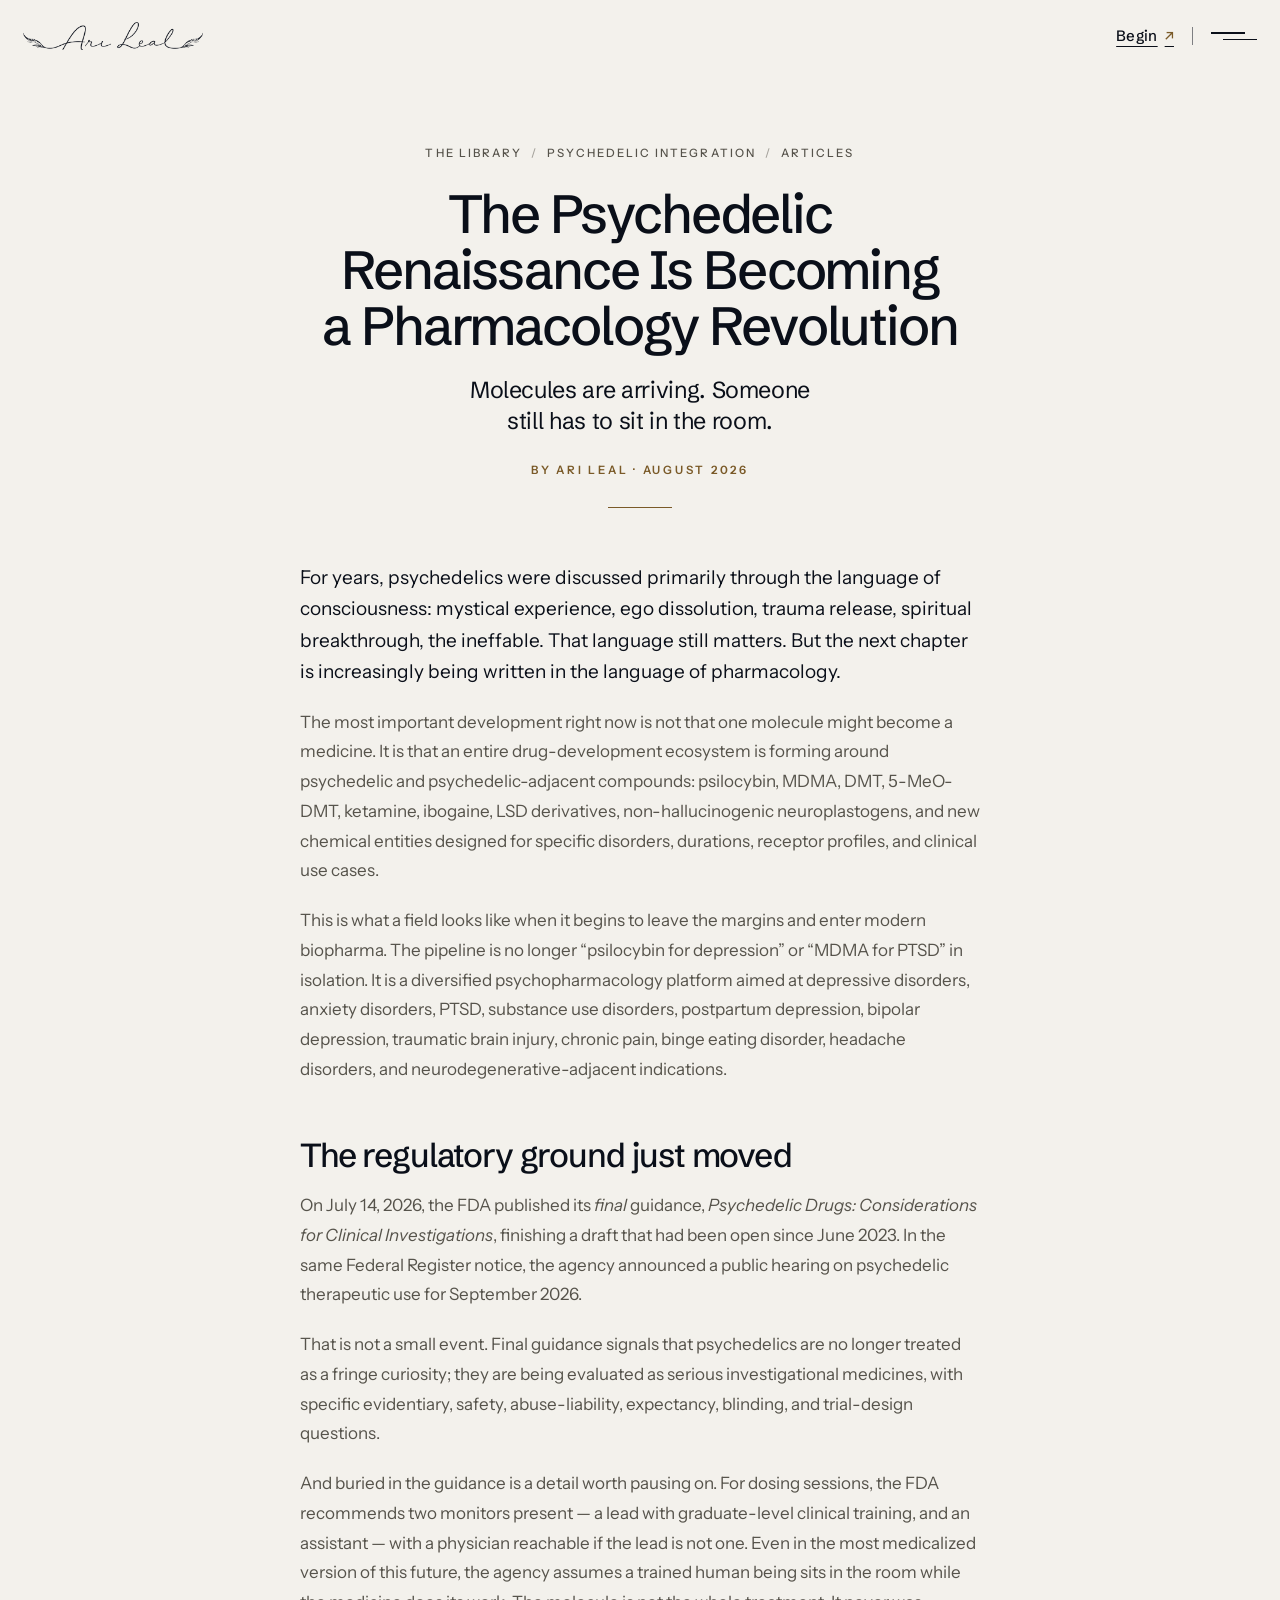
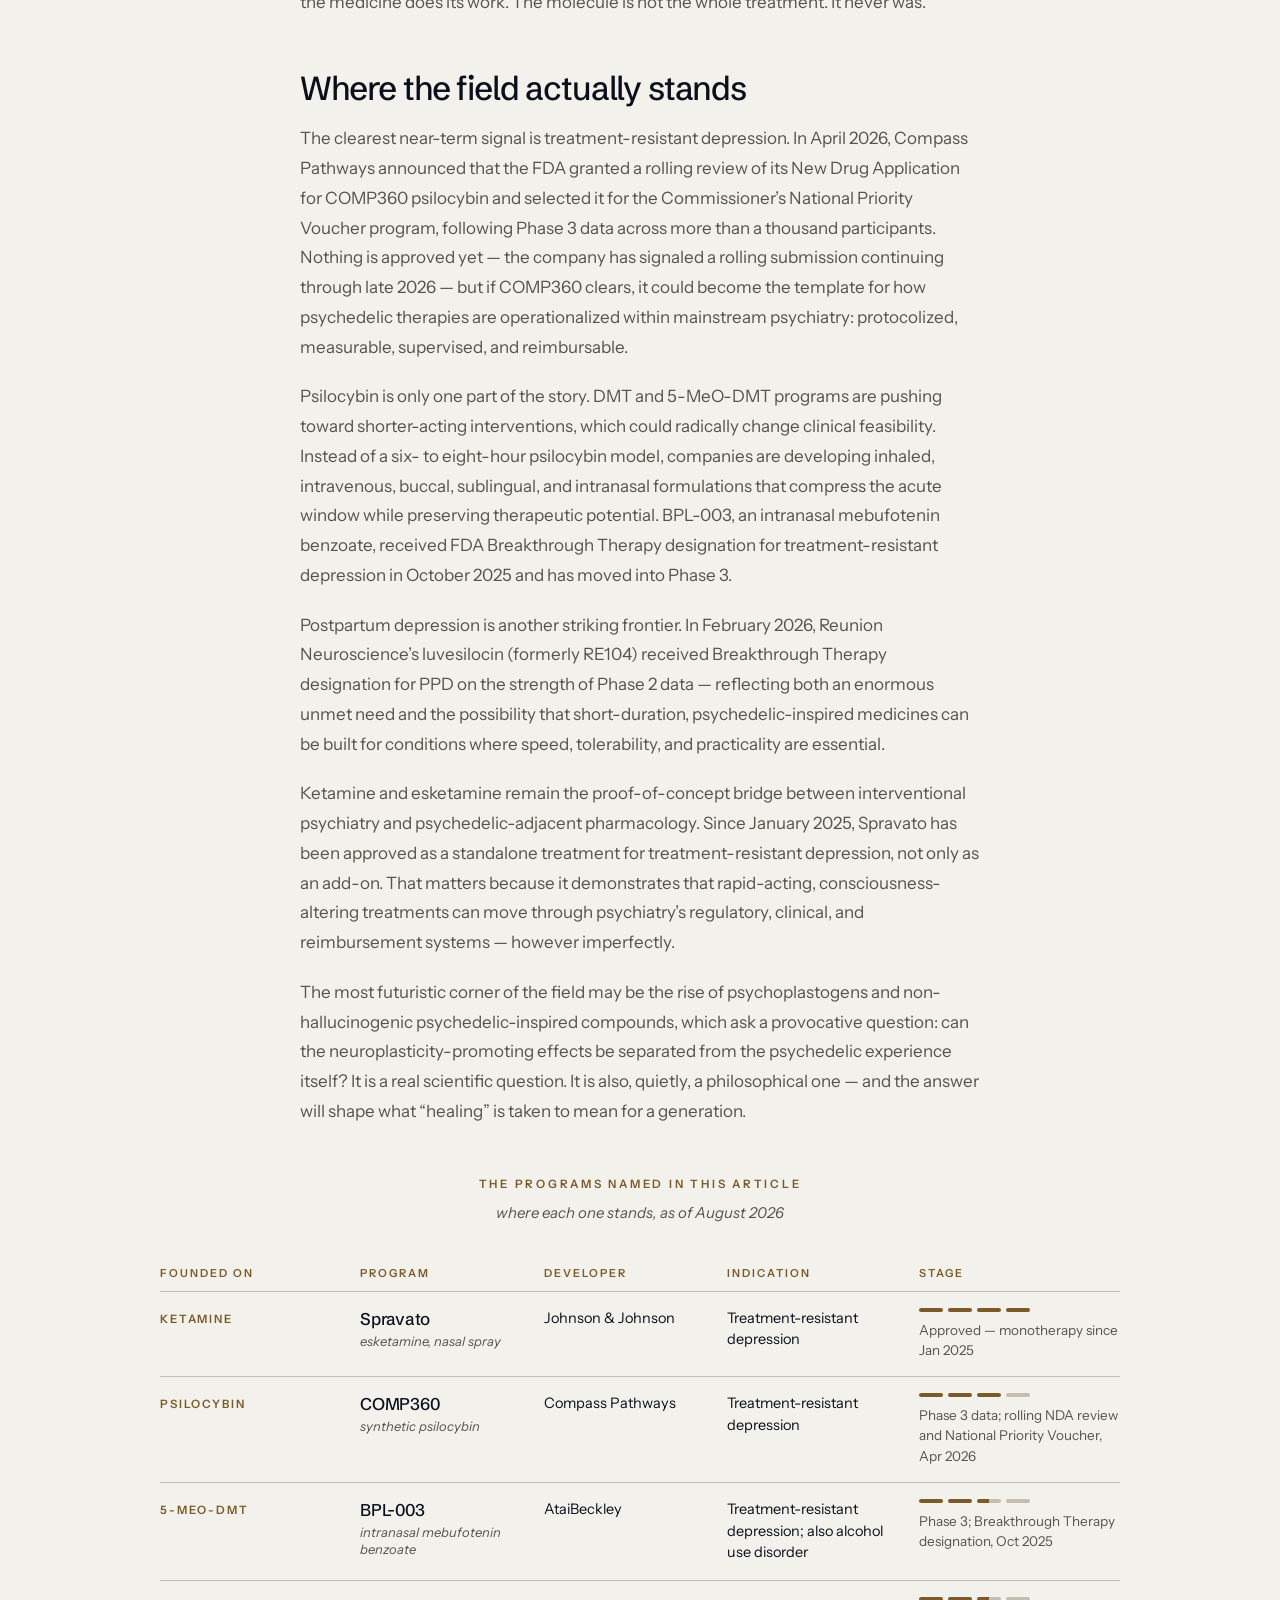
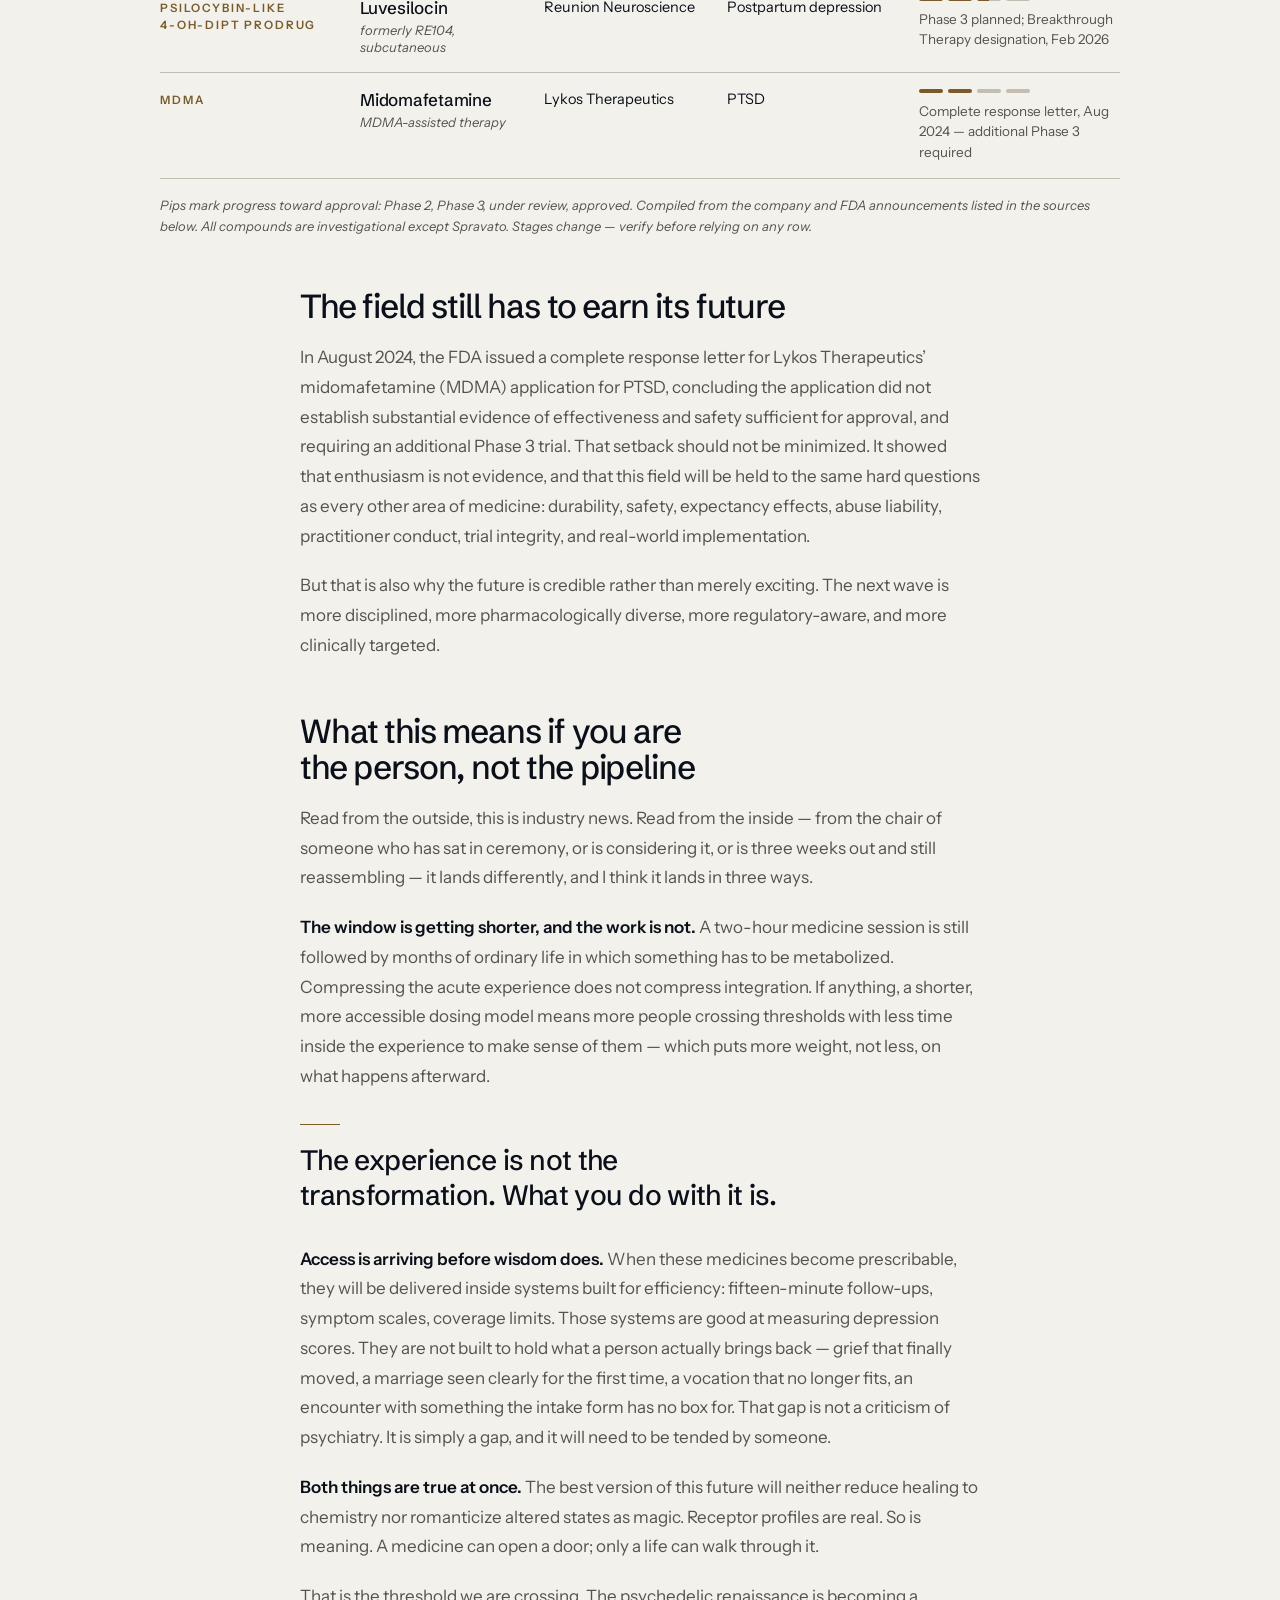
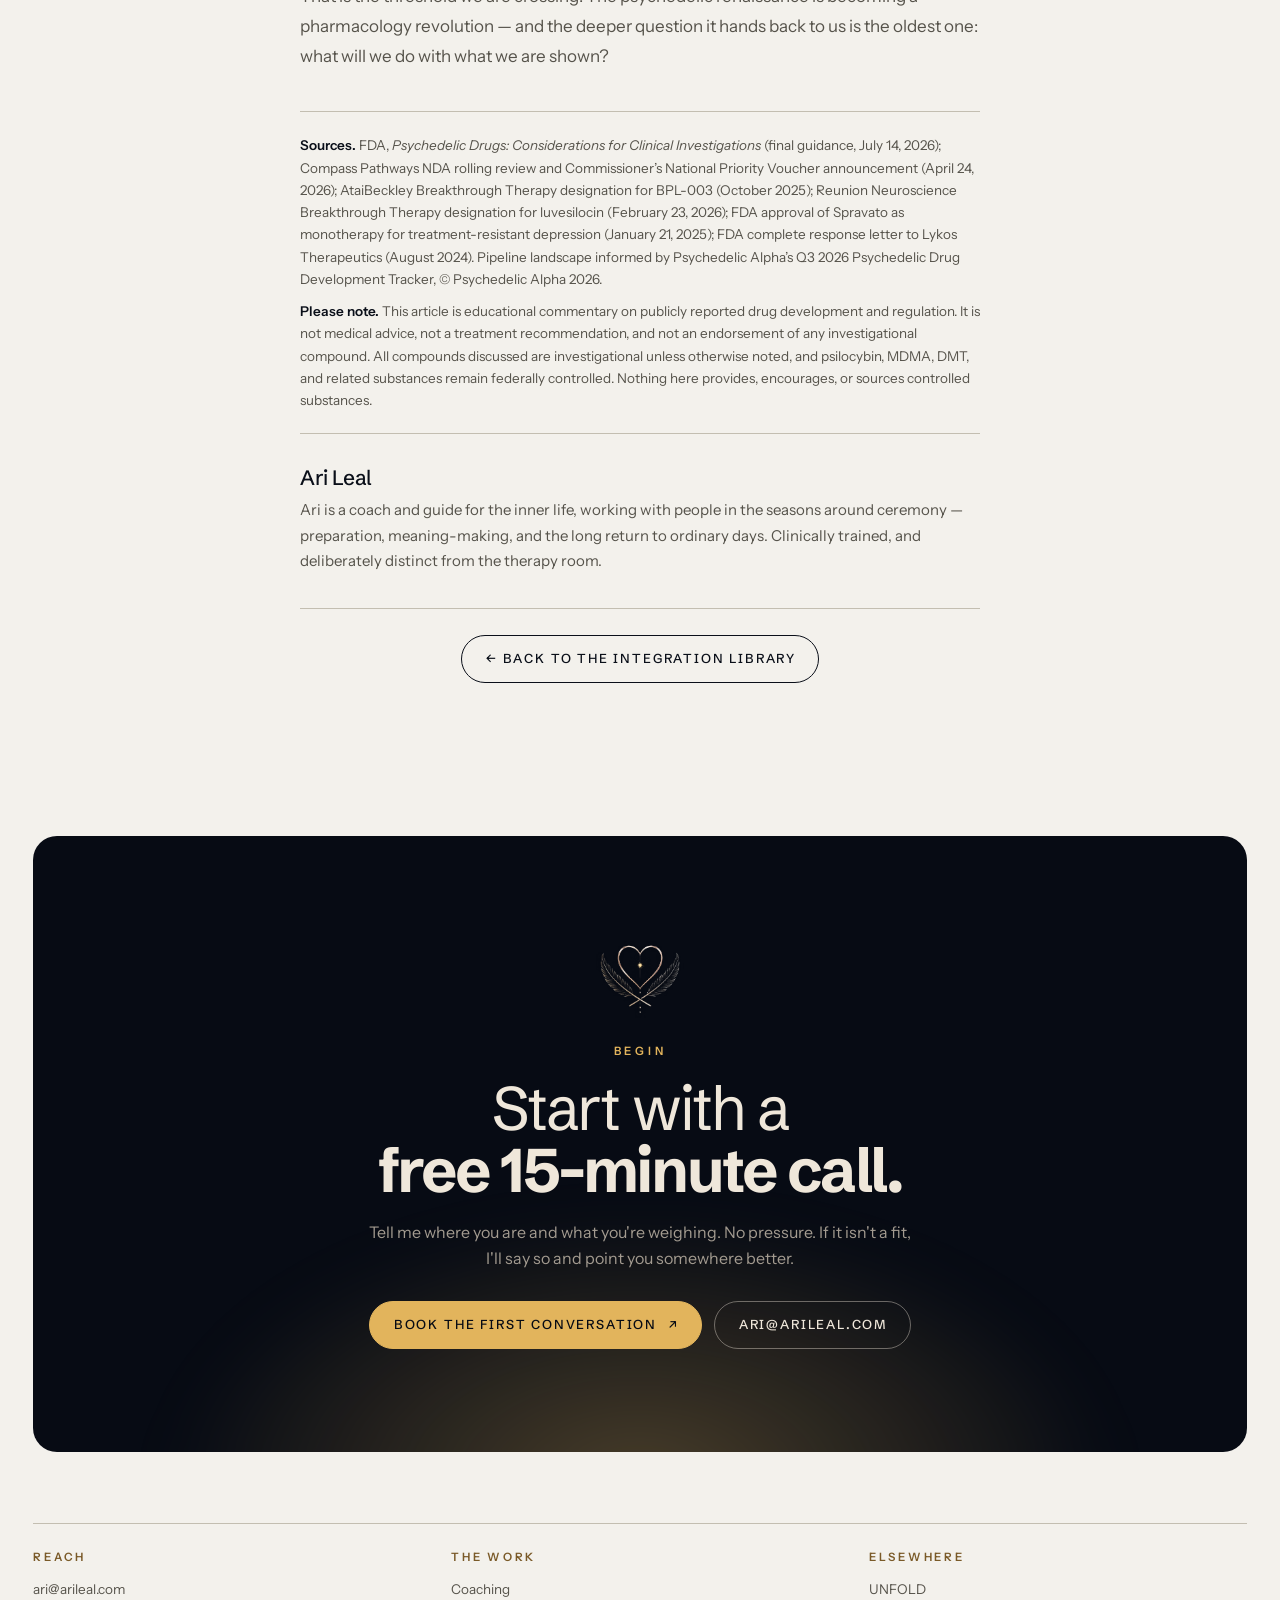
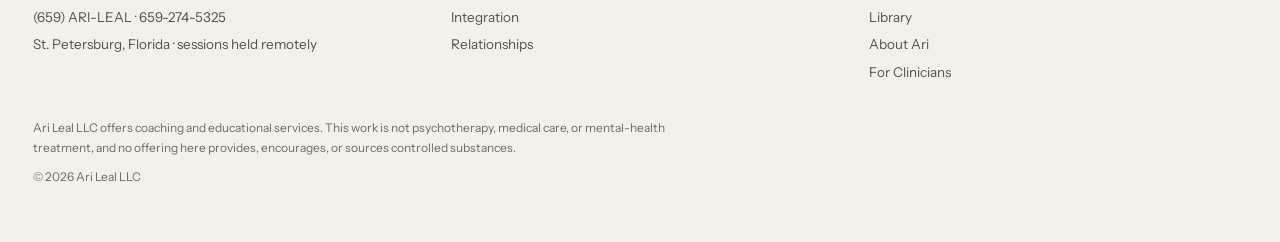
<file: article-pharmacology-revolution.html>
<!DOCTYPE html>
<html lang="en">
<head>
<meta charset="UTF-8">
<meta name="viewport" content="width=device-width, initial-scale=1.0">
<title>Psychedelic Drug Development in 2026: What the Pharmacology Boom Means for Integration &middot; Ari Leal</title>
<meta name="description" content="FDA final guidance, Phase 3 psilocybin, breakthrough designations for short-acting compounds — a 2026 map of psychedelic drug development, and what it means for the person doing the integration work.">
<link rel="preconnect" href="https://fonts.googleapis.com">
<link rel="preconnect" href="https://fonts.gstatic.com" crossorigin>
<link rel="stylesheet" href="https://fonts.googleapis.com/css2?family=Schibsted+Grotesk:wght@400;500;600;700;800&family=Instrument+Sans:ital,wght@0,400;0,500;0,600;1,400&display=swap">
<link rel="stylesheet" href="styles.css?v=5">
<link rel="icon" href="favicon.ico" sizes="any">
<link rel="icon" type="image/png" sizes="32x32" href="assets/favicon-32.png">
<link rel="icon" type="image/png" sizes="16x16" href="assets/favicon-16.png">
<link rel="apple-touch-icon" href="assets/apple-touch-icon.png">
<meta name="theme-color" content="#F3F1EC">
<meta property="og:type" content="website">
<meta property="og:site_name" content="Ari Leal">
<meta property="og:title" content="Psychedelic Drug Development in 2026: What the Pharmacology Boom Means for Integration · Ari Leal">
<meta property="og:description" content="FDA final guidance, Phase 3 psilocybin, breakthrough designations for short-acting compounds — a 2026 map of psychedelic drug development, and what it means for the person doing the integration work.">
<meta property="og:image" content="https://www.arileal.com/assets/og-image.jpg">
<meta property="og:image:width" content="1200">
<meta property="og:image:height" content="630">
<meta property="og:url" content="https://www.arileal.com/article-pharmacology-revolution.html">
<meta name="twitter:card" content="summary_large_image">
<meta name="twitter:title" content="Psychedelic Drug Development in 2026: What the Pharmacology Boom Means for Integration · Ari Leal">
<meta name="twitter:description" content="FDA final guidance, Phase 3 psilocybin, breakthrough designations for short-acting compounds — a 2026 map of psychedelic drug development, and what it means for the person doing the integration work.">
<meta name="twitter:image" content="https://www.arileal.com/assets/og-image.jpg">
<link rel="canonical" href="https://www.arileal.com/article-pharmacology-revolution.html">
<script type="application/ld+json">
{
 "@context": "https://schema.org",
 "@graph": [
  {
   "@type": "Article",
   "@id": "https://www.arileal.com/article-pharmacology-revolution.html#article",
   "headline": "Psychedelic Drug Development in 2026: What the Pharmacology Boom Means for Integration",
   "datePublished": "2026-08-01",
   "author": {
    "@type": "Person",
    "@id": "https://www.arileal.com/#ari",
    "name": "Ari Leal",
    "url": "https://www.arileal.com/"
   },
   "publisher": {
    "@id": "https://www.arileal.com/#business"
   },
   "image": "https://www.arileal.com/assets/og-image.jpg",
   "mainEntityOfPage": "https://www.arileal.com/article-pharmacology-revolution.html"
  }
 ]
}
</script>
</head>
<body>

<nav class="top" aria-label="Primary">
  <div class="nav-l">
    <a class="sig" href="index.html" aria-label="Ari Leal, home">
      <img class="sig-ink" src="assets/signature-ink.png" alt="Ari Leal">
      <img class="sig-light" src="assets/signature.png" alt="" aria-hidden="true">
    </a>
  </div>
  <div class="nav-r">
    <a class="talk" href="https://book.carepatron.com/Ari-Leal--LLC/Ari?p=P2-YDHCMTzukZpEhNmncsw&amp;s=g0jdJdCH">Begin <i>&#8599;</i></a>
    <span class="bar"></span>
    <button class="burger" id="burger" type="button" aria-label="Menu" aria-expanded="false" aria-controls="menu"><i></i><i></i></button>
  </div>
</nav>

<div class="menu" id="menu" aria-hidden="true" inert>
  <div>
    <ul>
      <li><a href="index.html#work">The Work</a></li>
      <li><a href="index.html#unfold">UNFOLD <small>The Cabinet</small></a></li>
      <li><a href="library.html">Library</a></li>
      <li><a href="index.html#ari">About</a></li>
      <li><a href="#begin">Begin</a></li>
      <li><a href="https://clinicians.arileal.com">For Clinicians</a></li>
    </ul>
    <div class="menu-foot"><span>ari@arileal.com</span><span>St. Petersburg, Florida &middot; sessions held remotely</span></div>
  </div>
</div>

<section class="panel" id="art-hero" data-tone="light">
  <div class="wrap">
    <div class="art-crumb"><a href="library.html">The Library</a><span>/</span><a href="library.html#integration">Psychedelic Integration</a><span>/</span>Articles</div>
    <h1>The Psychedelic Renaissance Is Becoming a Pharmacology Revolution</h1>
    <p class="standfirst">Molecules are arriving. Someone still has to sit in the room.</p>
    <div class="art-meta">By Ari Leal &middot; August 2026</div>
    <hr class="art-rule">
  </div>
</section>

<section class="panel" id="art-body" data-tone="light">
  <div class="wrap"><div class="col">
<p class="lead">For years, psychedelics were discussed primarily through the language of consciousness: mystical experience, ego dissolution, trauma release, spiritual breakthrough, the ineffable. That language still matters. But the next chapter is increasingly being written in the language of pharmacology.</p>

  <p>The most important development right now is not that one molecule might become a medicine. It is that an entire drug-development ecosystem is forming around psychedelic and psychedelic-adjacent compounds: psilocybin, MDMA, DMT, 5-MeO-DMT, ketamine, ibogaine, LSD derivatives, non-hallucinogenic neuroplastogens, and new chemical entities designed for specific disorders, durations, receptor profiles, and clinical use cases.</p>

  <p>This is what a field looks like when it begins to leave the margins and enter modern biopharma. The pipeline is no longer &ldquo;psilocybin for depression&rdquo; or &ldquo;MDMA for PTSD&rdquo; in isolation. It is a diversified psychopharmacology platform aimed at depressive disorders, anxiety disorders, PTSD, substance use disorders, postpartum depression, bipolar depression, traumatic brain injury, chronic pain, binge eating disorder, headache disorders, and neurodegenerative-adjacent indications.</p>

  <h2>The regulatory ground just moved</h2>

  <p>On July 14, 2026, the FDA published its <em>final</em> guidance, <em>Psychedelic Drugs: Considerations for Clinical Investigations</em>, finishing a draft that had been open since June 2023. In the same Federal Register notice, the agency announced a public hearing on psychedelic therapeutic use for September 2026.</p>

  <p>That is not a small event. Final guidance signals that psychedelics are no longer treated as a fringe curiosity; they are being evaluated as serious investigational medicines, with specific evidentiary, safety, abuse-liability, expectancy, blinding, and trial-design questions.</p>

  <p>And buried in the guidance is a detail worth pausing on. For dosing sessions, the FDA recommends two monitors present &mdash; a lead with graduate-level clinical training, and an assistant &mdash; with a physician reachable if the lead is not one. Even in the most medicalized version of this future, the agency assumes a trained human being sits in the room while the medicine does its work. The molecule is not the whole treatment. It never was.</p>

  <h2>Where the field actually stands</h2>

  <p>The clearest near-term signal is treatment-resistant depression. In April 2026, Compass Pathways announced that the FDA granted a rolling review of its New Drug Application for COMP360 psilocybin and selected it for the Commissioner&rsquo;s National Priority Voucher program, following Phase 3 data across more than a thousand participants. Nothing is approved yet &mdash; the company has signaled a rolling submission continuing through late 2026 &mdash; but if COMP360 clears, it could become the template for how psychedelic therapies are operationalized within mainstream psychiatry: protocolized, measurable, supervised, and reimbursable.</p>

  <p>Psilocybin is only one part of the story. DMT and 5-MeO-DMT programs are pushing toward shorter-acting interventions, which could radically change clinical feasibility. Instead of a six- to eight-hour psilocybin model, companies are developing inhaled, intravenous, buccal, sublingual, and intranasal formulations that compress the acute window while preserving therapeutic potential. BPL-003, an intranasal mebufotenin benzoate, received FDA Breakthrough Therapy designation for treatment-resistant depression in October 2025 and has moved into Phase 3.</p>

  <p>Postpartum depression is another striking frontier. In February 2026, Reunion Neuroscience&rsquo;s luvesilocin (formerly RE104) received Breakthrough Therapy designation for PPD on the strength of Phase 2 data &mdash; reflecting both an enormous unmet need and the possibility that short-duration, psychedelic-inspired medicines can be built for conditions where speed, tolerability, and practicality are essential.</p>

  <p>Ketamine and esketamine remain the proof-of-concept bridge between interventional psychiatry and psychedelic-adjacent pharmacology. Since January 2025, Spravato has been approved as a standalone treatment for treatment-resistant depression, not only as an add-on. That matters because it demonstrates that rapid-acting, consciousness-altering treatments can move through psychiatry&rsquo;s regulatory, clinical, and reimbursement systems &mdash; however imperfectly.</p>

  <p>The most futuristic corner of the field may be the rise of psychoplastogens and non-hallucinogenic psychedelic-inspired compounds, which ask a provocative question: can the neuroplasticity-promoting effects be separated from the psychedelic experience itself? It is a real scientific question. It is also, quietly, a philosophical one &mdash; and the answer will shape what &ldquo;healing&rdquo; is taken to mean for a generation.</p>


<div class="chart">
  <div class="ch-title">The programs named in this article</div>
  <div class="ch-sub">where each one stands, as of August 2026</div>
  <div class="ch-row head"><span>Founded on</span><span>Program</span><span>Developer</span><span>Indication</span><span>Stage</span></div>
  <div class="ch-row">
    <div class="ch-fam">Ketamine</div>
    <div class="ch-drug">Spravato<small>esketamine, nasal spray</small></div>
    <div class="ch-dev">Johnson &amp; Johnson</div>
    <div class="ch-ind">Treatment-resistant depression</div>
    <div class="ch-stage"><div class="pips"><i class="on"></i><i class="on"></i><i class="on"></i><i class="on"></i></div>Approved &mdash; monotherapy since Jan 2025</div>
  </div>
  <div class="ch-row">
    <div class="ch-fam">Psilocybin</div>
    <div class="ch-drug">COMP360<small>synthetic psilocybin</small></div>
    <div class="ch-dev">Compass Pathways</div>
    <div class="ch-ind">Treatment-resistant depression</div>
    <div class="ch-stage"><div class="pips"><i class="on"></i><i class="on"></i><i class="on"></i><i class="off"></i></div>Phase 3 data; rolling NDA review and National Priority Voucher, Apr 2026</div>
  </div>
  <div class="ch-row">
    <div class="ch-fam">5-MeO-DMT</div>
    <div class="ch-drug">BPL-003<small>intranasal mebufotenin benzoate</small></div>
    <div class="ch-dev">AtaiBeckley</div>
    <div class="ch-ind">Treatment-resistant depression; also alcohol use disorder</div>
    <div class="ch-stage"><div class="pips"><i class="on"></i><i class="on"></i><i class="half"></i><i class="off"></i></div>Phase 3; Breakthrough Therapy designation, Oct 2025</div>
  </div>
  <div class="ch-row">
    <div class="ch-fam">Psilocybin-like<br>4-OH-DiPT prodrug</div>
    <div class="ch-drug">Luvesilocin<small>formerly RE104, subcutaneous</small></div>
    <div class="ch-dev">Reunion Neuroscience</div>
    <div class="ch-ind">Postpartum depression</div>
    <div class="ch-stage"><div class="pips"><i class="on"></i><i class="on"></i><i class="half"></i><i class="off"></i></div>Phase 3 planned; Breakthrough Therapy designation, Feb 2026</div>
  </div>
  <div class="ch-row">
    <div class="ch-fam">MDMA</div>
    <div class="ch-drug">Midomafetamine<small>MDMA-assisted therapy</small></div>
    <div class="ch-dev">Lykos Therapeutics</div>
    <div class="ch-ind">PTSD</div>
    <div class="ch-stage"><div class="pips"><i class="on"></i><i class="on"></i><i class="off"></i><i class="off"></i></div>Complete response letter, Aug 2024 &mdash; additional Phase 3 required</div>
  </div>
</div>
<p class="ch-note">Pips mark progress toward approval: Phase 2, Phase 3, under review, approved. Compiled from the company and FDA announcements listed in the sources below. All compounds are investigational except Spravato. Stages change &mdash; verify before relying on any row.</p>

  <h2>The field still has to earn its future</h2>

  <p>In August 2024, the FDA issued a complete response letter for Lykos Therapeutics&rsquo; midomafetamine (MDMA) application for PTSD, concluding the application did not establish substantial evidence of effectiveness and safety sufficient for approval, and requiring an additional Phase 3 trial. That setback should not be minimized. It showed that enthusiasm is not evidence, and that this field will be held to the same hard questions as every other area of medicine: durability, safety, expectancy effects, abuse liability, practitioner conduct, trial integrity, and real-world implementation.</p>

  <p>But that is also why the future is credible rather than merely exciting. The next wave is more disciplined, more pharmacologically diverse, more regulatory-aware, and more clinically targeted.</p>

  <h2>What this means if you are the person, not the pipeline</h2>

  <p>Read from the outside, this is industry news. Read from the inside &mdash; from the chair of someone who has sat in ceremony, or is considering it, or is three weeks out and still reassembling &mdash; it lands differently, and I think it lands in three ways.</p>

  <p><b>The window is getting shorter, and the work is not.</b> A two-hour medicine session is still followed by months of ordinary life in which something has to be metabolized. Compressing the acute experience does not compress integration. If anything, a shorter, more accessible dosing model means more people crossing thresholds with less time inside the experience to make sense of them &mdash; which puts more weight, not less, on what happens afterward.</p>

  <p class="pull">The experience is not the transformation. What you do with it is.</p>

  <p><b>Access is arriving before wisdom does.</b> When these medicines become prescribable, they will be delivered inside systems built for efficiency: fifteen-minute follow-ups, symptom scales, coverage limits. Those systems are good at measuring depression scores. They are not built to hold what a person actually brings back &mdash; grief that finally moved, a marriage seen clearly for the first time, a vocation that no longer fits, an encounter with something the intake form has no box for. That gap is not a criticism of psychiatry. It is simply a gap, and it will need to be tended by someone.</p>

  <p><b>Both things are true at once.</b> The best version of this future will neither reduce healing to chemistry nor romanticize altered states as magic. Receptor profiles are real. So is meaning. A medicine can open a door; only a life can walk through it.</p>

  <p>That is the threshold we are crossing. The psychedelic renaissance is becoming a pharmacology revolution &mdash; and the deeper question it hands back to us is the oldest one: what will we do with what we are shown?</p>
    <div class="art-source"><p><b>Sources.</b> FDA, <i>Psychedelic Drugs: Considerations for Clinical Investigations</i> (final guidance, July 14, 2026); Compass Pathways NDA rolling review and Commissioner&rsquo;s National Priority Voucher announcement (April 24, 2026); AtaiBeckley Breakthrough Therapy designation for BPL-003 (October 2025); Reunion Neuroscience Breakthrough Therapy designation for luvesilocin (February 23, 2026); FDA approval of Spravato as monotherapy for treatment-resistant depression (January 21, 2025); FDA complete response letter to Lykos Therapeutics (August 2024). Pipeline landscape informed by Psychedelic Alpha&rsquo;s Q3 2026 Psychedelic Drug Development Tracker, &copy; Psychedelic Alpha 2026.</p>
  <p><b>Please note.</b> This article is educational commentary on publicly reported drug development and regulation. It is not medical advice, not a treatment recommendation, and not an endorsement of any investigational compound. All compounds discussed are investigational unless otherwise noted, and psilocybin, MDMA, DMT, and related substances remain federally controlled. Nothing here provides, encourages, or sources controlled substances.</p></div>
    <div class="art-byline"><div class="bl-body">
    <h3>Ari Leal</h3>
    <p>Ari is a coach and guide for the inner life, working with people in the seasons around ceremony &mdash; preparation, meaning-making, and the long return to ordinary days. Clinically trained, and deliberately distinct from the therapy room.</p>
  </div></div>
    <div class="art-back"><a class="pill pill--ghost" href="library.html#integration">&larr; Back to the Integration library</a></div>
  </div></div>
</section>

<section class="panel" id="begin" data-tone="light">
  <div class="night-card" data-tone="dark">
    <div class="begin-inner">
      <img class="emblem rv" src="assets/mark-t.png" alt="" aria-hidden="true" loading="lazy">
      <p class="eyebrow rv">Begin</p>
      <h2 class="rv">Start with a <b>free 15-minute call.</b></h2>
      <p class="lede rv">Tell me where you are and what you're weighing. No pressure. If it isn't a fit, I'll say so and point you somewhere better.</p>
      <div class="cta-row rv">
        <a class="pill pill--solid mag" href="https://book.carepatron.com/Ari-Leal--LLC/Ari?p=P2-YDHCMTzukZpEhNmncsw&amp;s=g0jdJdCH">Book the first conversation <i aria-hidden="true">&#8599;</i></a>
        <a class="pill pill--ghost mag" href="mailto:ari@arileal.com">ari@arileal.com</a>
      </div>
    </div>
  </div>
</section>

<footer class="site-foot">
  <div class="shell">
    <div class="foot">
      <div><p class="fh">Reach</p><a href="mailto:ari@arileal.com">ari@arileal.com</a><a href="tel:+16592745325">(659) ARI-LEAL &middot; 659-274-5325</a><span>St. Petersburg, Florida &middot; sessions held remotely</span></div>
      <div><p class="fh">The Work</p><a href="coaching.html">Coaching</a><a href="integration.html">Integration</a><a href="match-checking.html">Relationships</a></div>
      <div><p class="fh">Elsewhere</p><a href="unfold.html">UNFOLD</a><a href="library.html">Library</a><a href="index.html#ari">About Ari</a><a href="https://clinicians.arileal.com">For Clinicians</a></div>
    </div>
    <p class="fine">Ari Leal LLC offers coaching and educational services. This work is not psychotherapy, medical care, or mental-health treatment, and no offering here provides, encourages, or sources controlled substances.</p>
    <p class="fine">&copy; 2026 Ari Leal LLC</p>
  </div>
</footer>

<script>
(function(){
  var root=document.documentElement, body=document.body; root.classList.add('js');
  var reduce=window.matchMedia('(prefers-reduced-motion: reduce)').matches;
  var fine=window.matchMedia('(hover: hover) and (pointer: fine)').matches;

  /* reveals */
  var panels=[].slice.call(document.querySelectorAll('.panel'));
  if('IntersectionObserver' in window){
    var io=new IntersectionObserver(function(es){es.forEach(function(e){
      if(e.isIntersecting){e.target.classList.add('is-in');io.unobserve(e.target);}
    });},{threshold:0,rootMargin:'0px 0px -10% 0px'});
    panels.forEach(function(p){io.observe(p);});
  }else{panels.forEach(function(p){p.classList.add('is-in');});}
  if(panels[0])panels[0].classList.add('is-in');

  /* nav: light over night, a soft fade once the page moves */
  var darks=[].slice.call(document.querySelectorAll('[data-tone="dark"]'));
  function paint(){
    var dark=false, full=false;
    for(var i=0;i<darks.length;i++){var r=darks[i].getBoundingClientRect();
      if(r.top<=40&&r.bottom>=40){dark=true;full=!darks[i].classList.contains('night-card');break;}}
    body.classList.toggle('dark-nav',dark);
    body.classList.toggle('scrolled',window.scrollY>24&&(!dark||full));
  }
  var tick=false;
  window.addEventListener('scroll',function(){if(!tick){tick=true;requestAnimationFrame(function(){tick=false;paint();});}},{passive:true});
  window.addEventListener('resize',paint); paint();

  /* menu */
  var burger=document.getElementById('burger'), menuEl=document.getElementById('menu');
  function setMenu(open){
    body.classList.toggle('menu-open',open);
    burger.setAttribute('aria-expanded',open?'true':'false');
    menuEl.setAttribute('aria-hidden',open?'false':'true');
    menuEl.inert=!open;
    if(open){var f=menuEl.querySelector('a');if(f)setTimeout(function(){f.focus({preventScroll:true});},120);}
    else if(document.activeElement&&menuEl.contains(document.activeElement)){burger.focus();}
  }
  burger.addEventListener('click',function(){setMenu(!body.classList.contains('menu-open'));});
  [].slice.call(menuEl.querySelectorAll('a')).forEach(function(a){a.addEventListener('click',function(){setMenu(false);});});
  document.addEventListener('keydown',function(e){if(e.key==='Escape'&&body.classList.contains('menu-open'))setMenu(false);});

  /* magnetic pills: a light spring toward the pointer, fine pointers only */
  if(fine&&!reduce){
    [].slice.call(document.querySelectorAll('.mag')).forEach(function(b){
      var tx=0,ty=0,x=0,y=0,vx=0,vy=0,run=false;
      function step(){
        vx=(vx+(tx-x)*.16)*.72; vy=(vy+(ty-y)*.16)*.72; x+=vx; y+=vy;
        b.style.transform='translate('+x.toFixed(2)+'px,'+y.toFixed(2)+'px)';
        if(Math.abs(tx-x)+Math.abs(ty-y)+Math.abs(vx)+Math.abs(vy)>.05)requestAnimationFrame(step);
        else{run=false;if(!tx&&!ty)b.style.transform='';}
      }
      function kick(){if(!run){run=true;requestAnimationFrame(step);}}
      b.addEventListener('pointermove',function(e){var r=b.getBoundingClientRect();
        tx=(e.clientX-r.left-r.width/2)*.16; ty=(e.clientY-r.top-r.height/2)*.22; kick();});
      b.addEventListener('pointerleave',function(){tx=0;ty=0;kick();});
    });
  }
})();
</script>
</body>
</html>
</file>
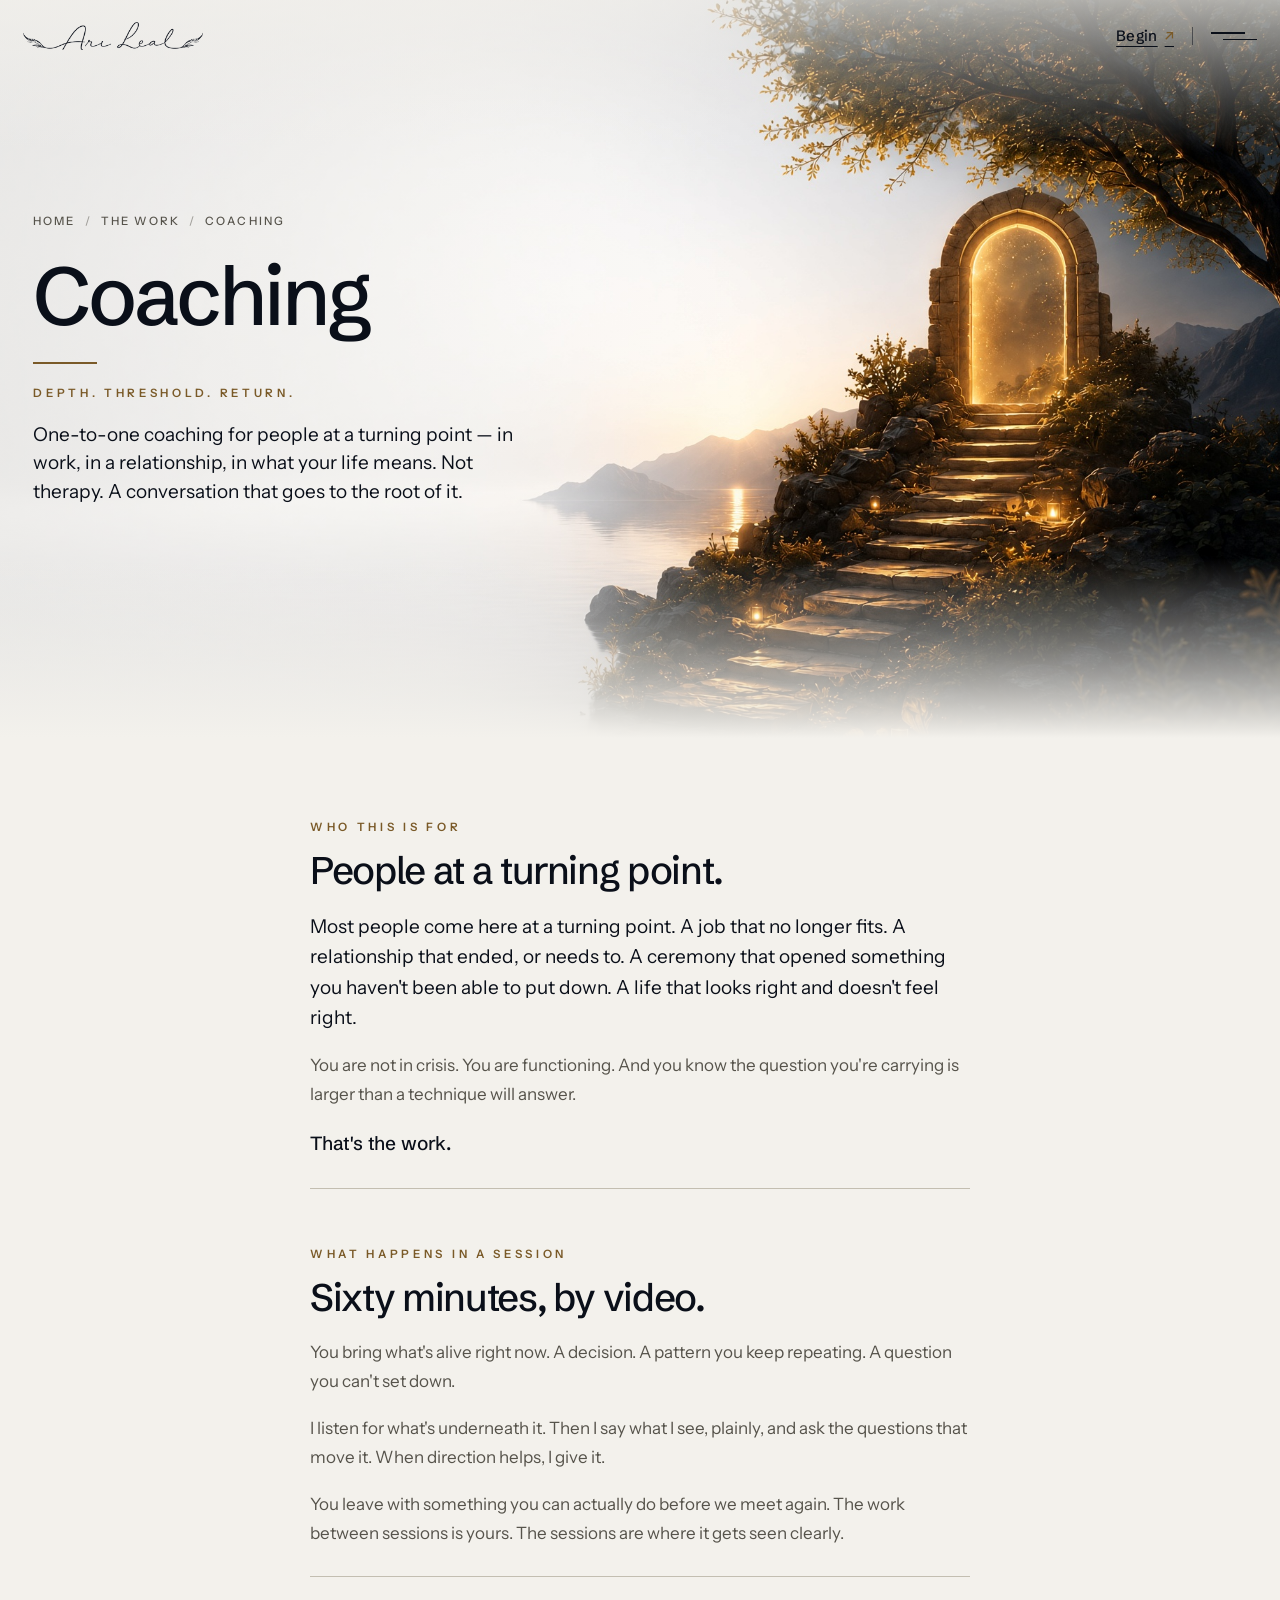
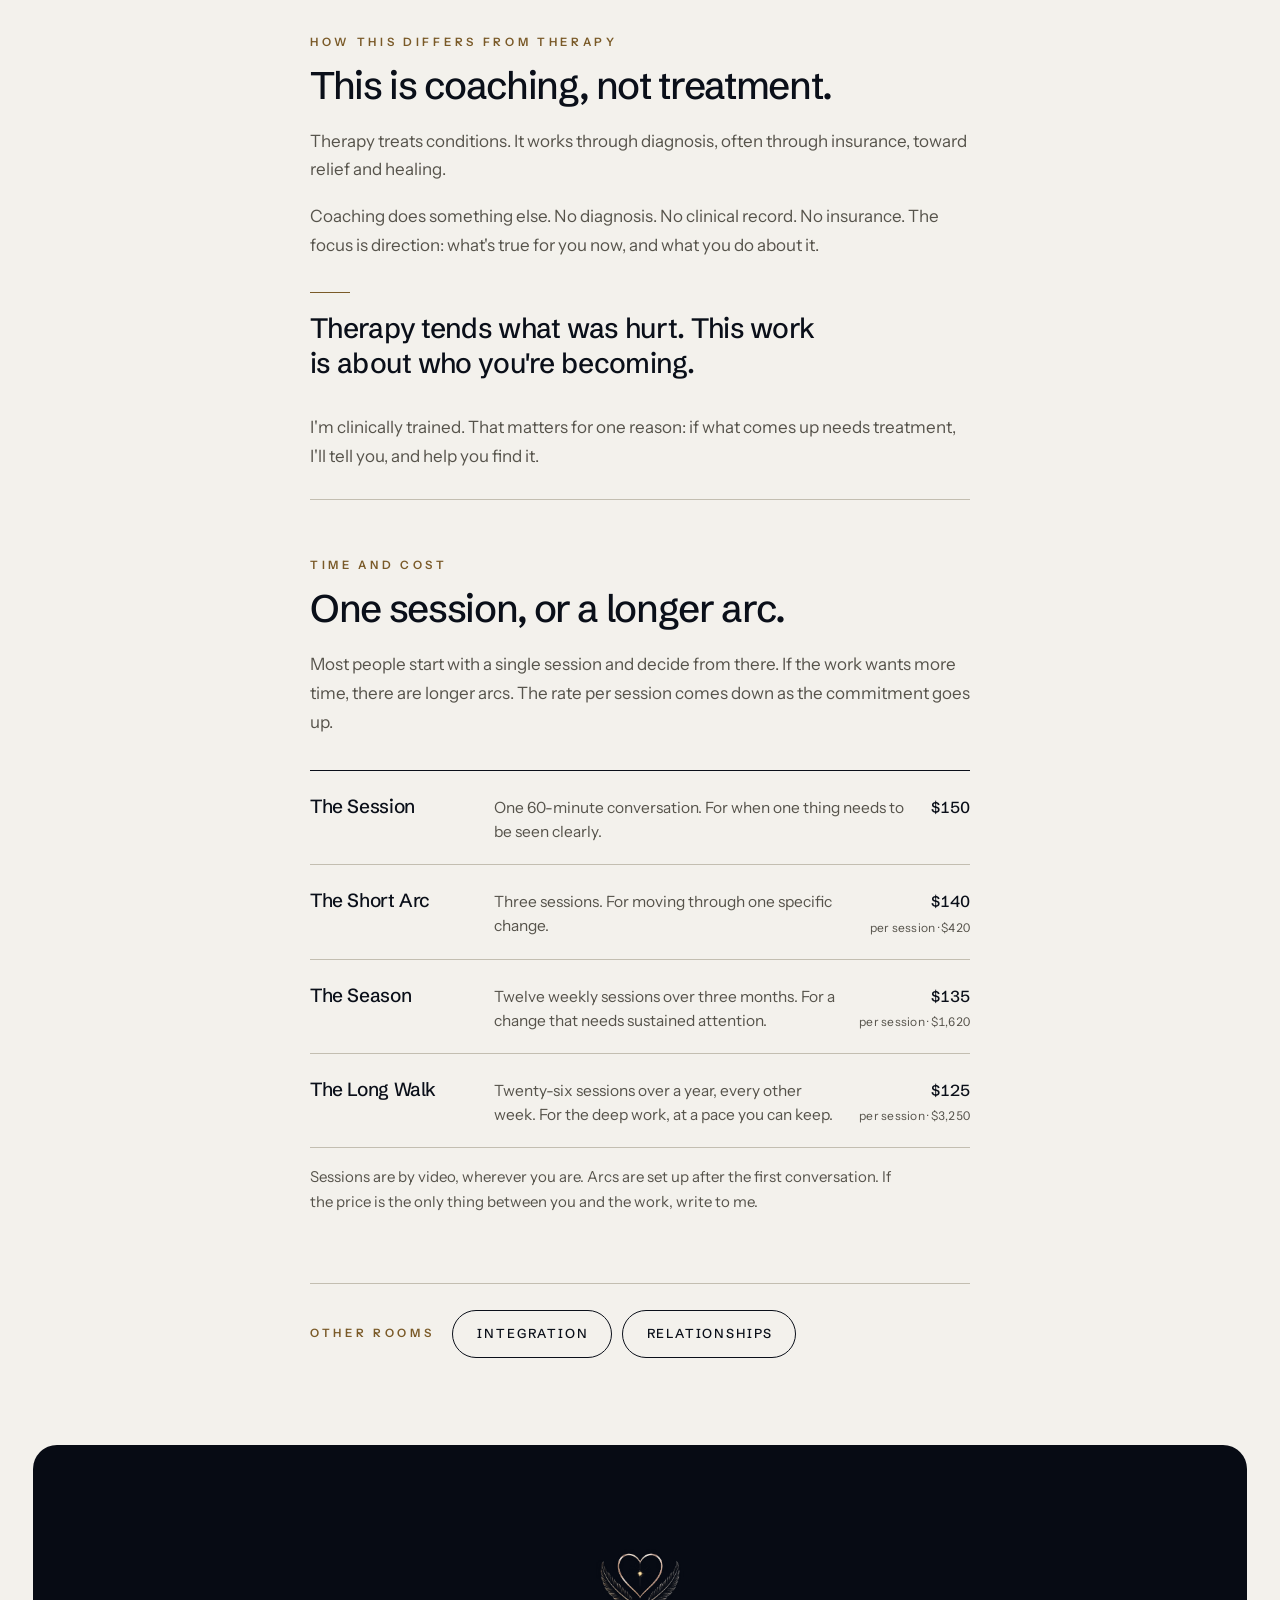
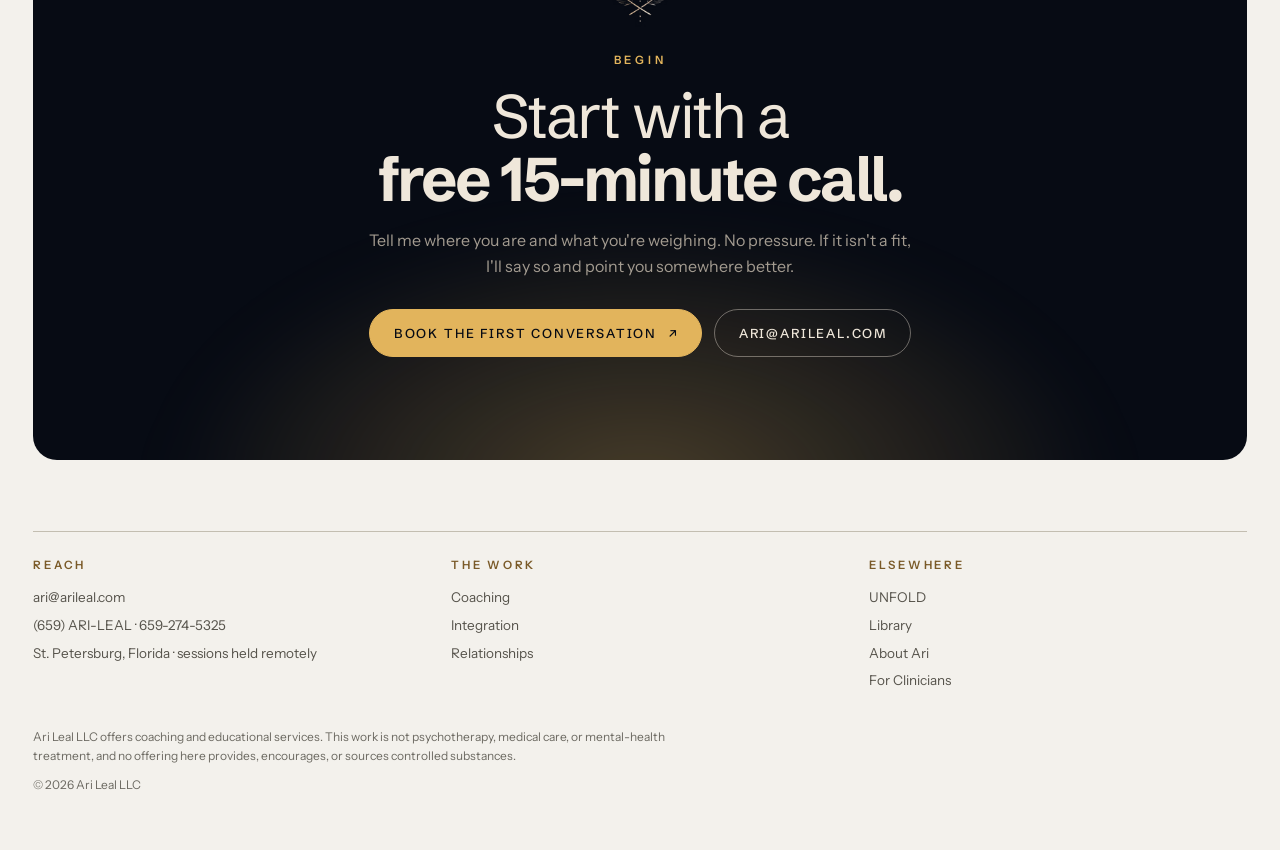
<file: coaching.html>
<!DOCTYPE html>
<html lang="en">
<head>
<meta charset="UTF-8">
<meta name="viewport" content="width=device-width, initial-scale=1.0">
<title>Coaching — Ari Leal · One-to-one coaching for life transitions</title>
<meta name="description" content="One-to-one coaching with Ari Leal for people at a turning point — in work, in a relationship, in what life means. Not therapy. Sessions by video, $150.">
<link rel="preconnect" href="https://fonts.googleapis.com">
<link rel="preconnect" href="https://fonts.gstatic.com" crossorigin>
<link rel="stylesheet" href="https://fonts.googleapis.com/css2?family=Schibsted+Grotesk:wght@400;500;600;700;800&family=Instrument+Sans:ital,wght@0,400;0,500;0,600;1,400&display=swap">
<link rel="stylesheet" href="styles.css?v=5">
<link rel="icon" href="favicon.ico" sizes="any">
<link rel="icon" type="image/png" sizes="32x32" href="assets/favicon-32.png">
<link rel="icon" type="image/png" sizes="16x16" href="assets/favicon-16.png">
<link rel="apple-touch-icon" href="assets/apple-touch-icon.png">
<meta name="theme-color" content="#F3F1EC">
<meta property="og:type" content="website">
<meta property="og:site_name" content="Ari Leal">
<meta property="og:title" content="Coaching — Ari Leal · One-to-one coaching for life transitions">
<meta property="og:description" content="One-to-one coaching with Ari Leal for people at a turning point — in work, in a relationship, in what life means. Not therapy. Sessions by video, $150.">
<meta property="og:image" content="https://www.arileal.com/assets/og-image.jpg">
<meta property="og:image:width" content="1200">
<meta property="og:image:height" content="630">
<meta property="og:url" content="https://www.arileal.com/coaching.html">
<meta name="twitter:card" content="summary_large_image">
<meta name="twitter:title" content="Coaching — Ari Leal · One-to-one coaching for life transitions">
<meta name="twitter:description" content="One-to-one coaching with Ari Leal for people at a turning point — in work, in a relationship, in what life means. Not therapy. Sessions by video, $150.">
<meta name="twitter:image" content="https://www.arileal.com/assets/og-image.jpg">
<link rel="canonical" href="https://www.arileal.com/coaching.html">
<script type="application/ld+json">
{
 "@context": "https://schema.org",
 "@graph": [
  {
   "@type": "Service",
   "@id": "https://www.arileal.com/coaching.html#service",
   "name": "Coaching",
   "url": "https://www.arileal.com/coaching.html",
   "serviceType": "Life coaching",
   "description": "One-to-one coaching for people at a turning point in work, relationships, or meaning. Not therapy.",
   "provider": {
    "@id": "https://www.arileal.com/#business"
   },
   "areaServed": {
    "@type": "Country",
    "name": "United States"
   },
   "availableChannel": {
    "@type": "ServiceChannel",
    "name": "Video sessions"
   }
  }
 ]
}
</script>
</head>
<body>

<nav class="top" aria-label="Primary">
  <div class="nav-l">
    <a class="sig" href="index.html" aria-label="Ari Leal, home">
      <img class="sig-ink" src="assets/signature-ink.png" alt="Ari Leal">
      <img class="sig-light" src="assets/signature.png" alt="" aria-hidden="true">
    </a>
  </div>
  <div class="nav-r">
    <a class="talk" href="https://book.carepatron.com/Ari-Leal--LLC/Ari?p=P2-YDHCMTzukZpEhNmncsw&amp;s=g0jdJdCH">Begin <i>&#8599;</i></a>
    <span class="bar"></span>
    <button class="burger" id="burger" type="button" aria-label="Menu" aria-expanded="false" aria-controls="menu"><i></i><i></i></button>
  </div>
</nav>

<div class="menu" id="menu" aria-hidden="true" inert>
  <div>
    <ul>
      <li><a href="index.html#work">The Work</a></li>
      <li><a href="index.html#unfold">UNFOLD <small>The Cabinet</small></a></li>
      <li><a href="library.html">Library</a></li>
      <li><a href="index.html#ari">About</a></li>
      <li><a href="#begin">Begin</a></li>
      <li><a href="https://clinicians.arileal.com">For Clinicians</a></li>
    </ul>
    <div class="menu-foot"><span>ari@arileal.com</span><span>St. Petersburg, Florida &middot; sessions held remotely</span></div>
  </div>
</div>

<section class="panel" id="hero" data-tone="light" style="background-image:url('assets/hero-coaching-light.jpg')">
  <div class="wrap">
    <div class="hero-copy">
      <div class="crumb rv"><a href="index.html">Home</a><span>/</span><a href="index.html#work">The Work</a><span>/</span>Coaching</div>
      <h1 class="rv">Coaching</h1>
      <div class="rule rv" aria-hidden="true"></div>
      <div class="triad rv">Depth. Threshold. Return.</div>
      <p class="desc rv">One-to-one coaching for people at a turning point — in work, in a relationship, in what your life means. Not therapy. A conversation that goes to the root of it.</p>
    </div>
  </div>
</section>

<section class="panel" id="read" data-tone="light">
  <div class="wrap"><div class="col">

    <div class="beat">
      <p class="eyebrow">Who this is for</p>
      <h2>People at a turning point.</h2>
      <p class="lead">Most people come here at a turning point. A job that no longer fits. A relationship that ended, or needs to. A ceremony that opened something you haven't been able to put down. A life that looks right and doesn't feel right.</p>
      <p>You are not in crisis. You are functioning. And you know the question you're carrying is larger than a technique will answer.</p>
      <p class="short">That's the work.</p>
    </div>

    <div class="beat">
      <p class="eyebrow">What happens in a session</p>
      <h2>Sixty minutes, by video.</h2>
      <p>You bring what's alive right now. A decision. A pattern you keep repeating. A question you can't set down.</p>
      <p>I listen for what's underneath it. Then I say what I see, plainly, and ask the questions that move it. When direction helps, I give it.</p>
      <p>You leave with something you can actually do before we meet again. The work between sessions is yours. The sessions are where it gets seen clearly.</p>
    </div>

    <div class="beat">
      <p class="eyebrow">How this differs from therapy</p>
      <h2>This is coaching, not treatment.</h2>
      <p>Therapy treats conditions. It works through diagnosis, often through insurance, toward relief and healing.</p>
      <p>Coaching does something else. No diagnosis. No clinical record. No insurance. The focus is direction: what's true for you now, and what you do about it.</p>
      <p class="pull">Therapy tends what was hurt. This work is about who you're becoming.</p>
      <p>I'm clinically trained. That matters for one reason: if what comes up needs treatment, I'll tell you, and help you find it.</p>
    </div>

    <div class="beat">
      <p class="eyebrow">Time and cost</p>
      <h2>One session, or a longer arc.</h2>
      <p>Most people start with a single session and decide from there. If the work wants more time, there are longer arcs. The rate per session comes down as the commitment goes up.</p>
      <div class="arcs">
        <div class="arc"><div class="name">The Session</div><div class="d">One 60-minute conversation. For when one thing needs to be seen clearly.</div><div class="price">$150</div></div>
        <div class="arc"><div class="name">The Short Arc</div><div class="d">Three sessions. For moving through one specific change.</div><div class="price">$140 <small>per session · $420</small></div></div>
        <div class="arc"><div class="name">The Season</div><div class="d">Twelve weekly sessions over three months. For a change that needs sustained attention.</div><div class="price">$135 <small>per session · $1,620</small></div></div>
        <div class="arc"><div class="name">The Long Walk</div><div class="d">Twenty-six sessions over a year, every other week. For the deep work, at a pace you can keep.</div><div class="price">$125 <small>per session · $3,250</small></div></div>
      </div>
      <p class="arcs-note">Sessions are by video, wherever you are. Arcs are set up after the first conversation. If the price is the only thing between you and the work, write to me.</p>
    </div>

    <div class="switch">
      <span class="lbl">Other rooms</span>
      <a class="pill pill--ghost" href="integration.html">Integration</a>
      <a class="pill pill--ghost" href="match-checking.html">Relationships</a>
    </div>

  </div></div>
</section>

<section class="panel" id="begin" data-tone="light">
  <div class="night-card" data-tone="dark">
    <div class="begin-inner">
      <img class="emblem rv" src="assets/mark-t.png" alt="" aria-hidden="true" loading="lazy">
      <p class="eyebrow rv">Begin</p>
      <h2 class="rv">Start with a <b>free 15-minute call.</b></h2>
      <p class="lede rv">Tell me where you are and what you're weighing. No pressure. If it isn't a fit, I'll say so and point you somewhere better.</p>
      <div class="cta-row rv">
        <a class="pill pill--solid mag" href="https://book.carepatron.com/Ari-Leal--LLC/Ari?p=P2-YDHCMTzukZpEhNmncsw&amp;s=g0jdJdCH">Book the first conversation <i aria-hidden="true">&#8599;</i></a>
        <a class="pill pill--ghost mag" href="mailto:ari@arileal.com">ari@arileal.com</a>
      </div>
    </div>
  </div>
</section>

<footer class="site-foot">
  <div class="shell">
    <div class="foot">
      <div><p class="fh">Reach</p><a href="mailto:ari@arileal.com">ari@arileal.com</a><a href="tel:+16592745325">(659) ARI-LEAL &middot; 659-274-5325</a><span>St. Petersburg, Florida &middot; sessions held remotely</span></div>
      <div><p class="fh">The Work</p><a href="coaching.html">Coaching</a><a href="integration.html">Integration</a><a href="match-checking.html">Relationships</a></div>
      <div><p class="fh">Elsewhere</p><a href="unfold.html">UNFOLD</a><a href="library.html">Library</a><a href="index.html#ari">About Ari</a><a href="https://clinicians.arileal.com">For Clinicians</a></div>
    </div>
    <p class="fine">Ari Leal LLC offers coaching and educational services. This work is not psychotherapy, medical care, or mental-health treatment, and no offering here provides, encourages, or sources controlled substances.</p>
    <p class="fine">&copy; 2026 Ari Leal LLC</p>
  </div>
</footer>

<script>
(function(){
  var root=document.documentElement, body=document.body; root.classList.add('js');
  var reduce=window.matchMedia('(prefers-reduced-motion: reduce)').matches;
  var fine=window.matchMedia('(hover: hover) and (pointer: fine)').matches;

  /* reveals */
  var panels=[].slice.call(document.querySelectorAll('.panel'));
  if('IntersectionObserver' in window){
    var io=new IntersectionObserver(function(es){es.forEach(function(e){
      if(e.isIntersecting){e.target.classList.add('is-in');io.unobserve(e.target);}
    });},{threshold:0,rootMargin:'0px 0px -10% 0px'});
    panels.forEach(function(p){io.observe(p);});
  }else{panels.forEach(function(p){p.classList.add('is-in');});}
  if(panels[0])panels[0].classList.add('is-in');

  /* nav: light over night, a soft fade once the page moves */
  var darks=[].slice.call(document.querySelectorAll('[data-tone="dark"]'));
  function paint(){
    var dark=false, full=false;
    for(var i=0;i<darks.length;i++){var r=darks[i].getBoundingClientRect();
      if(r.top<=40&&r.bottom>=40){dark=true;full=!darks[i].classList.contains('night-card');break;}}
    body.classList.toggle('dark-nav',dark);
    body.classList.toggle('scrolled',window.scrollY>24&&(!dark||full));
  }
  var tick=false;
  window.addEventListener('scroll',function(){if(!tick){tick=true;requestAnimationFrame(function(){tick=false;paint();});}},{passive:true});
  window.addEventListener('resize',paint); paint();

  /* menu */
  var burger=document.getElementById('burger'), menuEl=document.getElementById('menu');
  function setMenu(open){
    body.classList.toggle('menu-open',open);
    burger.setAttribute('aria-expanded',open?'true':'false');
    menuEl.setAttribute('aria-hidden',open?'false':'true');
    menuEl.inert=!open;
    if(open){var f=menuEl.querySelector('a');if(f)setTimeout(function(){f.focus({preventScroll:true});},120);}
    else if(document.activeElement&&menuEl.contains(document.activeElement)){burger.focus();}
  }
  burger.addEventListener('click',function(){setMenu(!body.classList.contains('menu-open'));});
  [].slice.call(menuEl.querySelectorAll('a')).forEach(function(a){a.addEventListener('click',function(){setMenu(false);});});
  document.addEventListener('keydown',function(e){if(e.key==='Escape'&&body.classList.contains('menu-open'))setMenu(false);});

  /* magnetic pills: a light spring toward the pointer, fine pointers only */
  if(fine&&!reduce){
    [].slice.call(document.querySelectorAll('.mag')).forEach(function(b){
      var tx=0,ty=0,x=0,y=0,vx=0,vy=0,run=false;
      function step(){
        vx=(vx+(tx-x)*.16)*.72; vy=(vy+(ty-y)*.16)*.72; x+=vx; y+=vy;
        b.style.transform='translate('+x.toFixed(2)+'px,'+y.toFixed(2)+'px)';
        if(Math.abs(tx-x)+Math.abs(ty-y)+Math.abs(vx)+Math.abs(vy)>.05)requestAnimationFrame(step);
        else{run=false;if(!tx&&!ty)b.style.transform='';}
      }
      function kick(){if(!run){run=true;requestAnimationFrame(step);}}
      b.addEventListener('pointermove',function(e){var r=b.getBoundingClientRect();
        tx=(e.clientX-r.left-r.width/2)*.16; ty=(e.clientY-r.top-r.height/2)*.22; kick();});
      b.addEventListener('pointerleave',function(){tx=0;ty=0;kick();});
    });
  }
})();
</script>
</body>
</html>
</file>
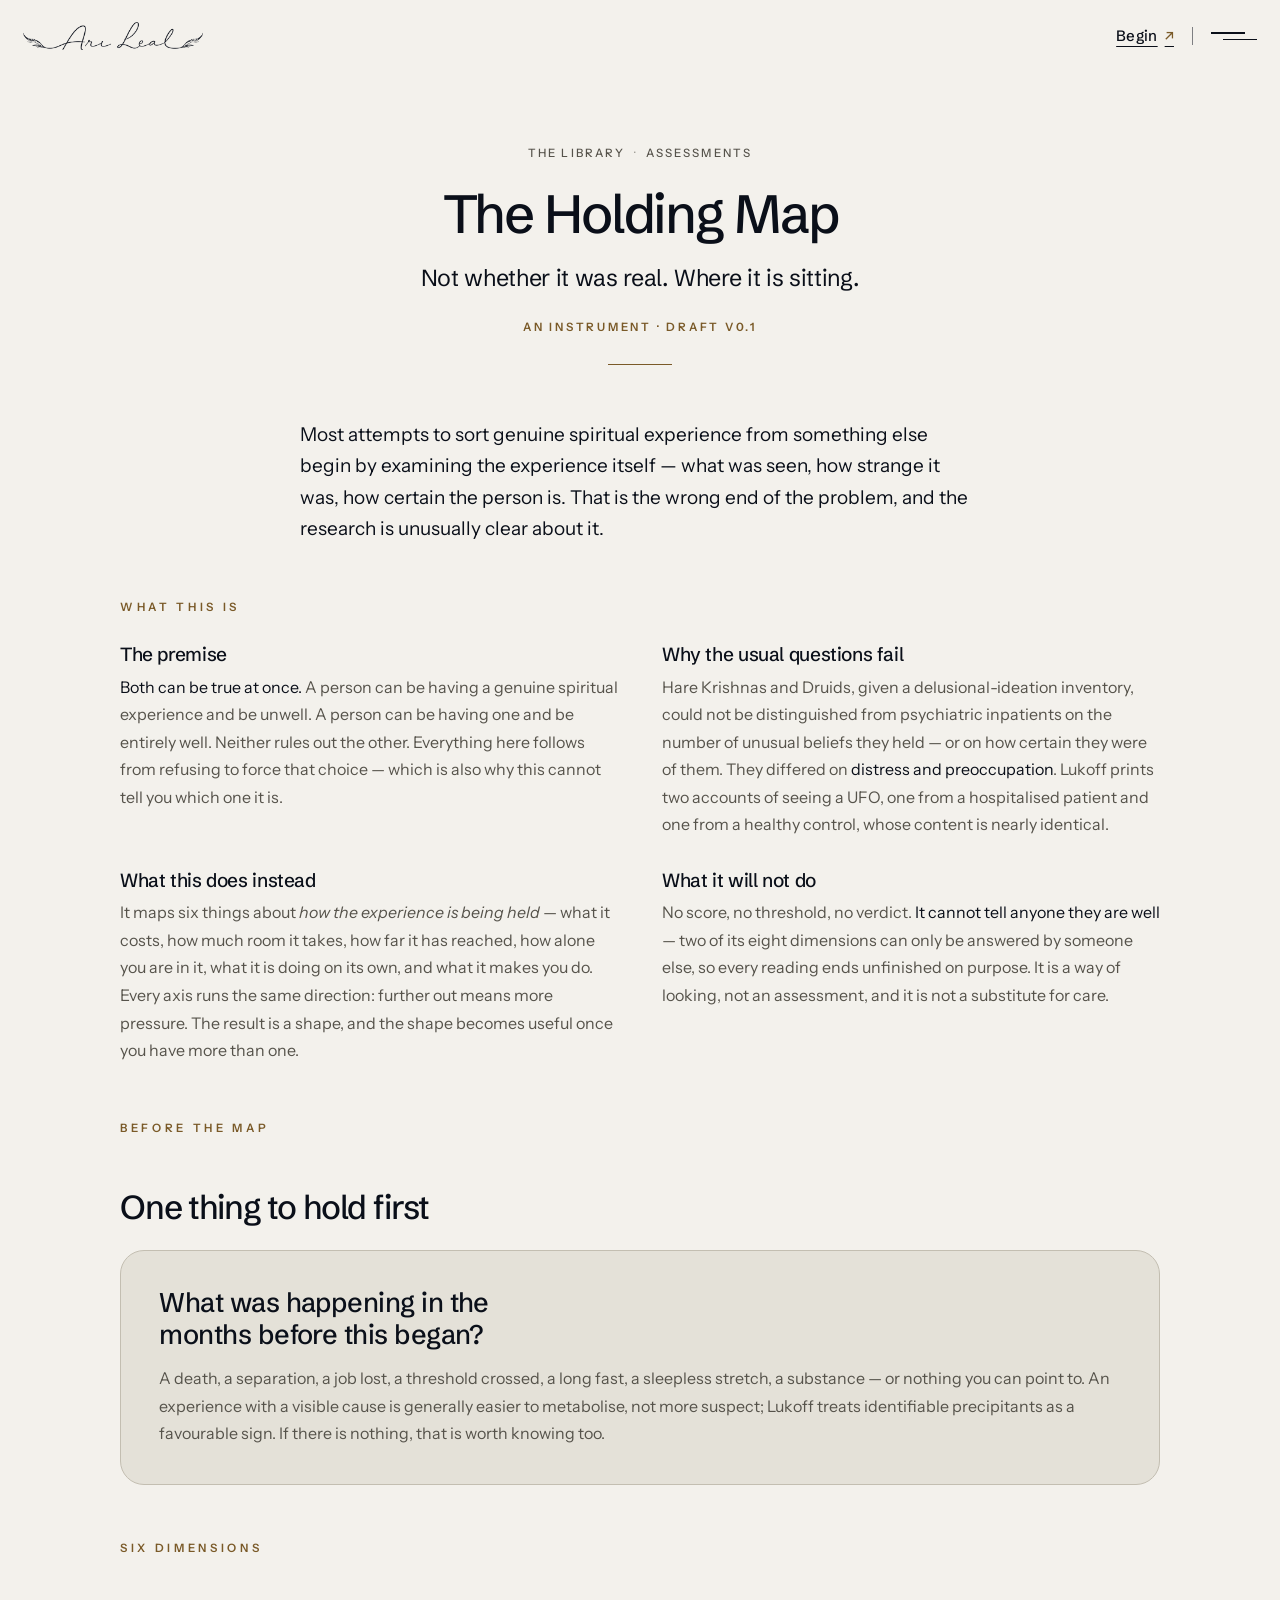
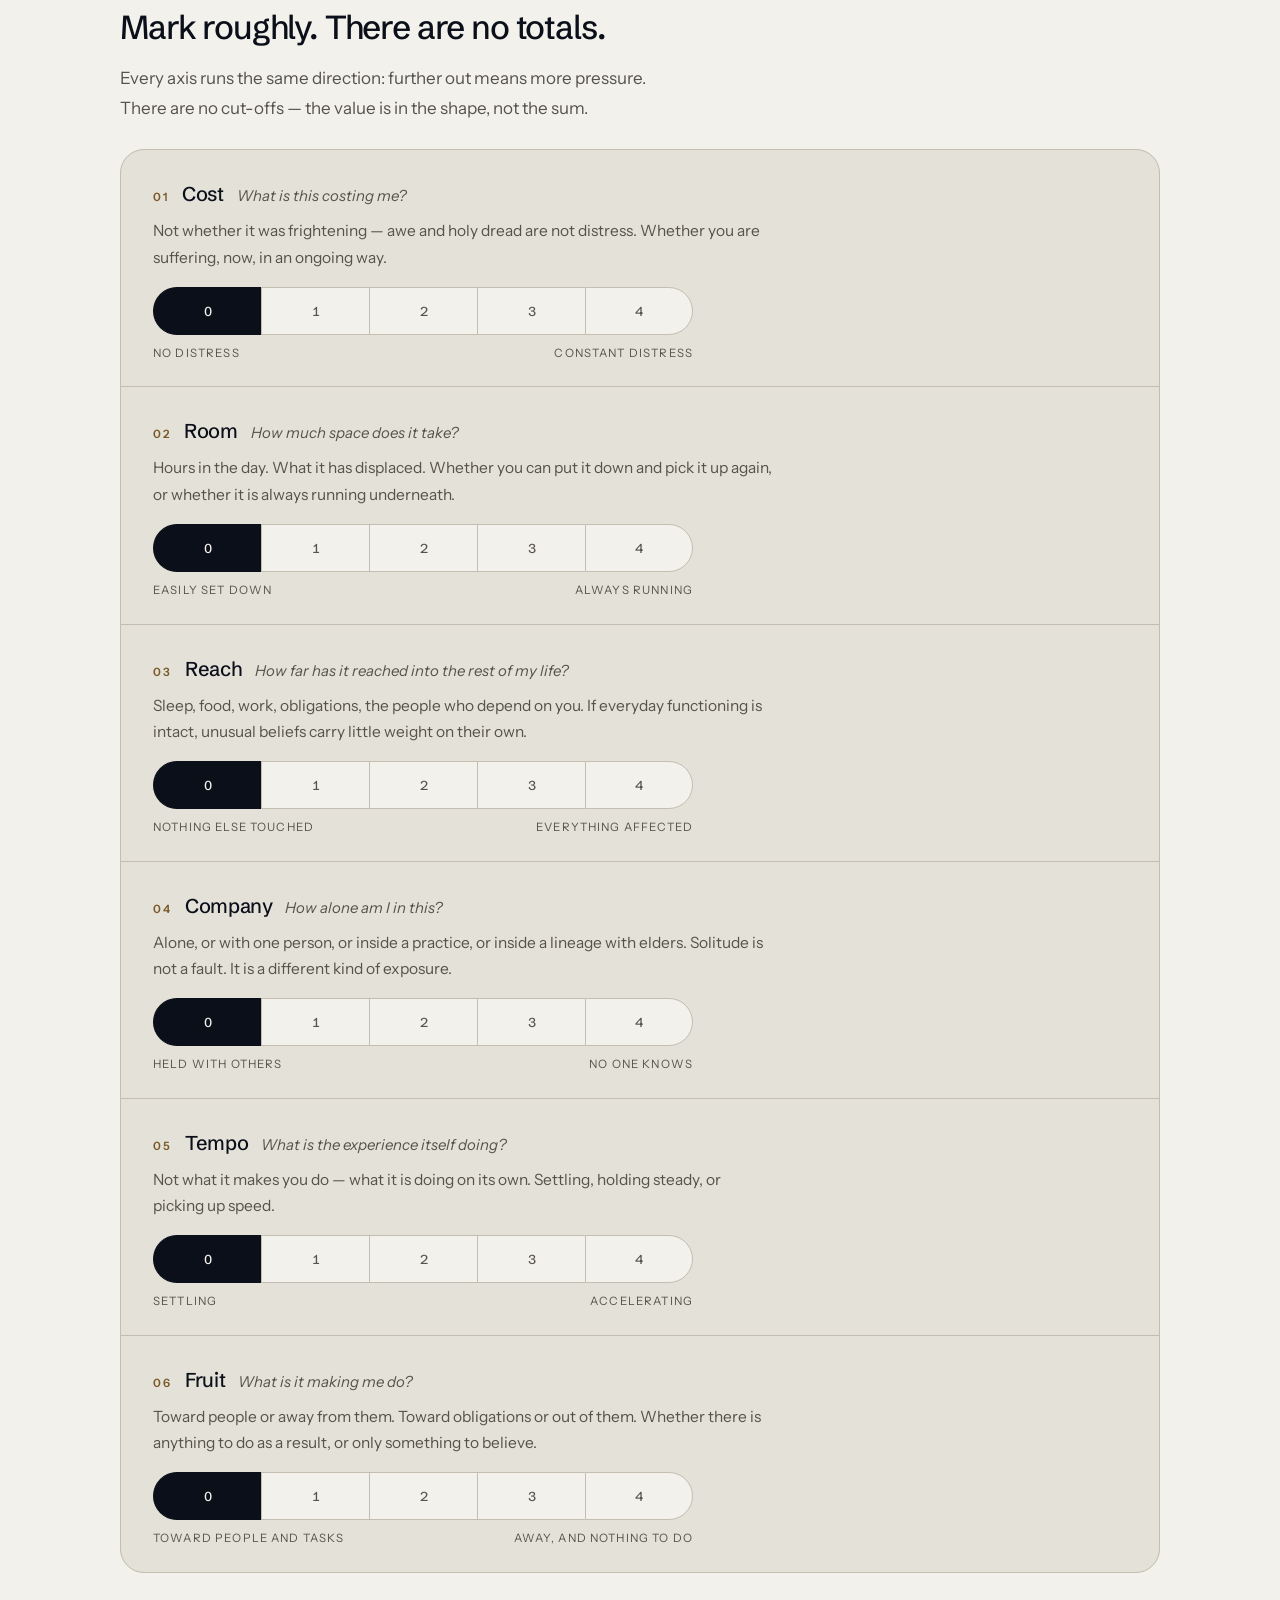
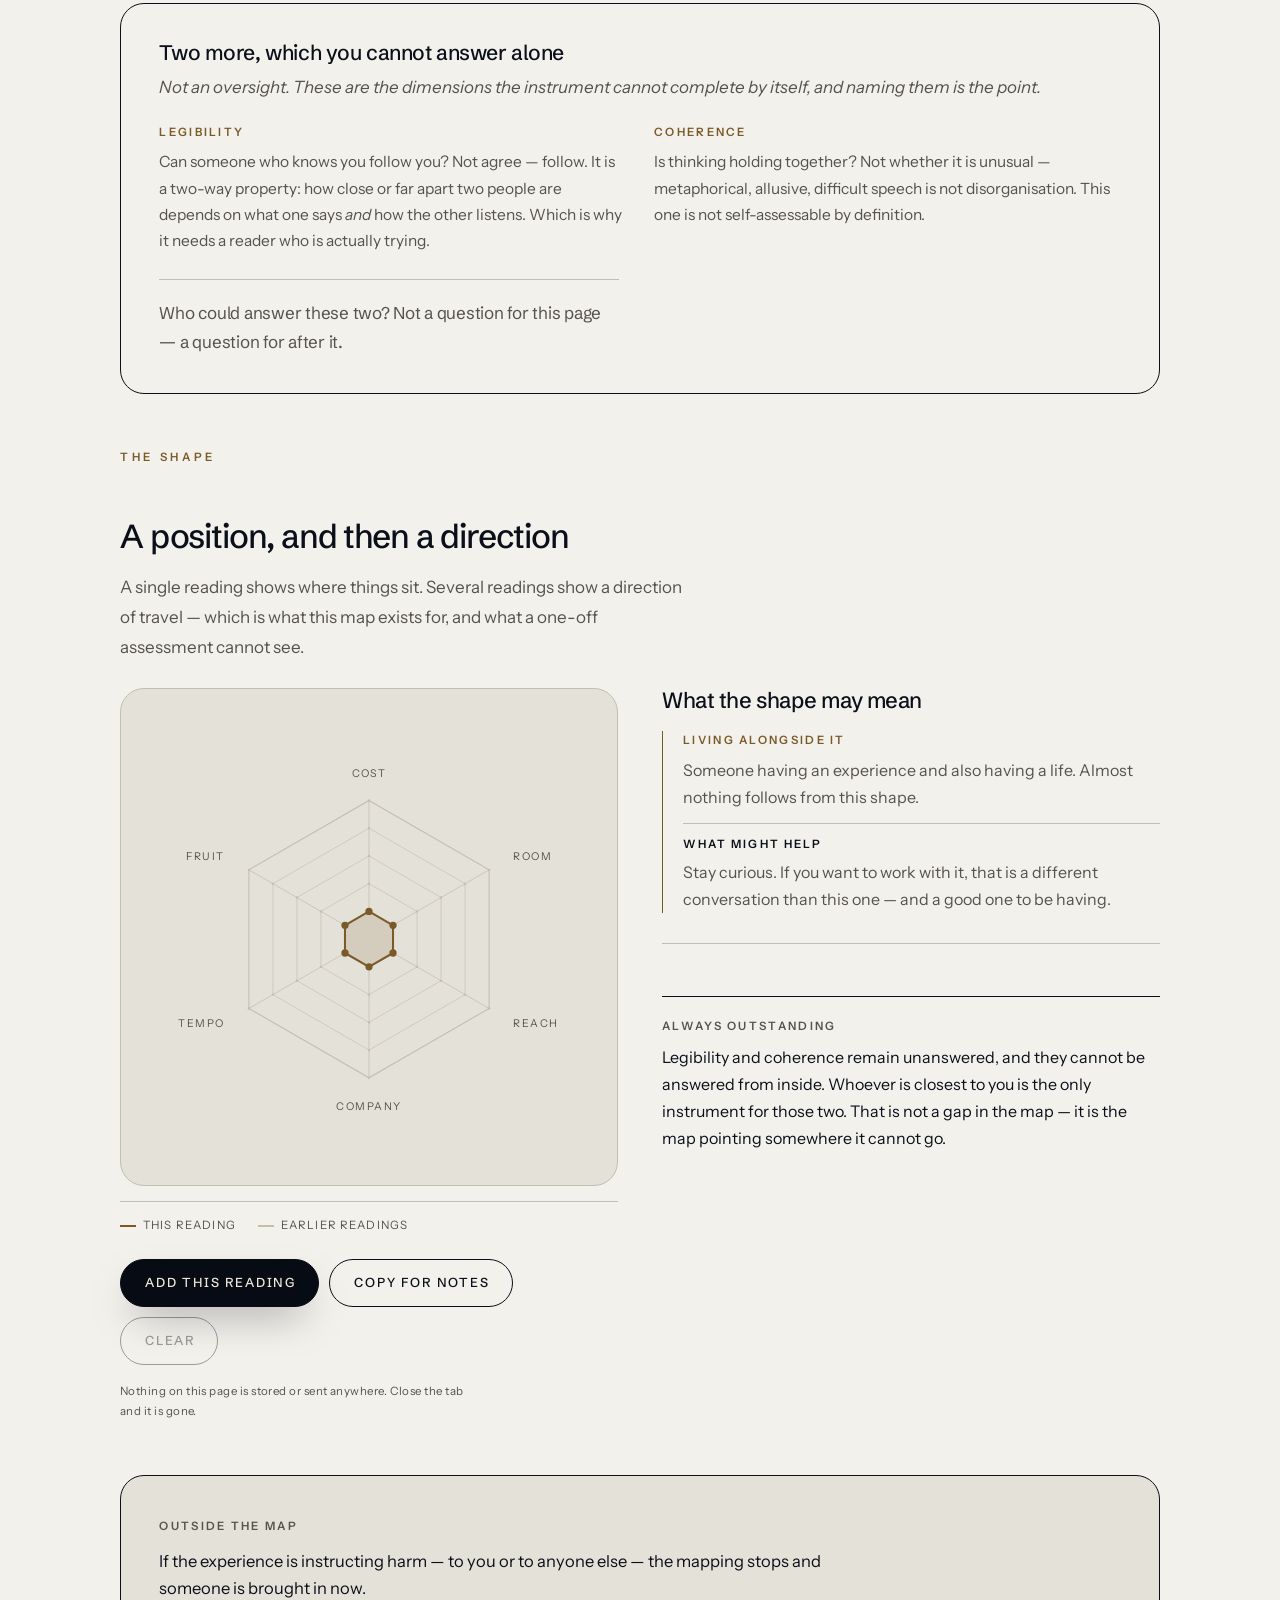
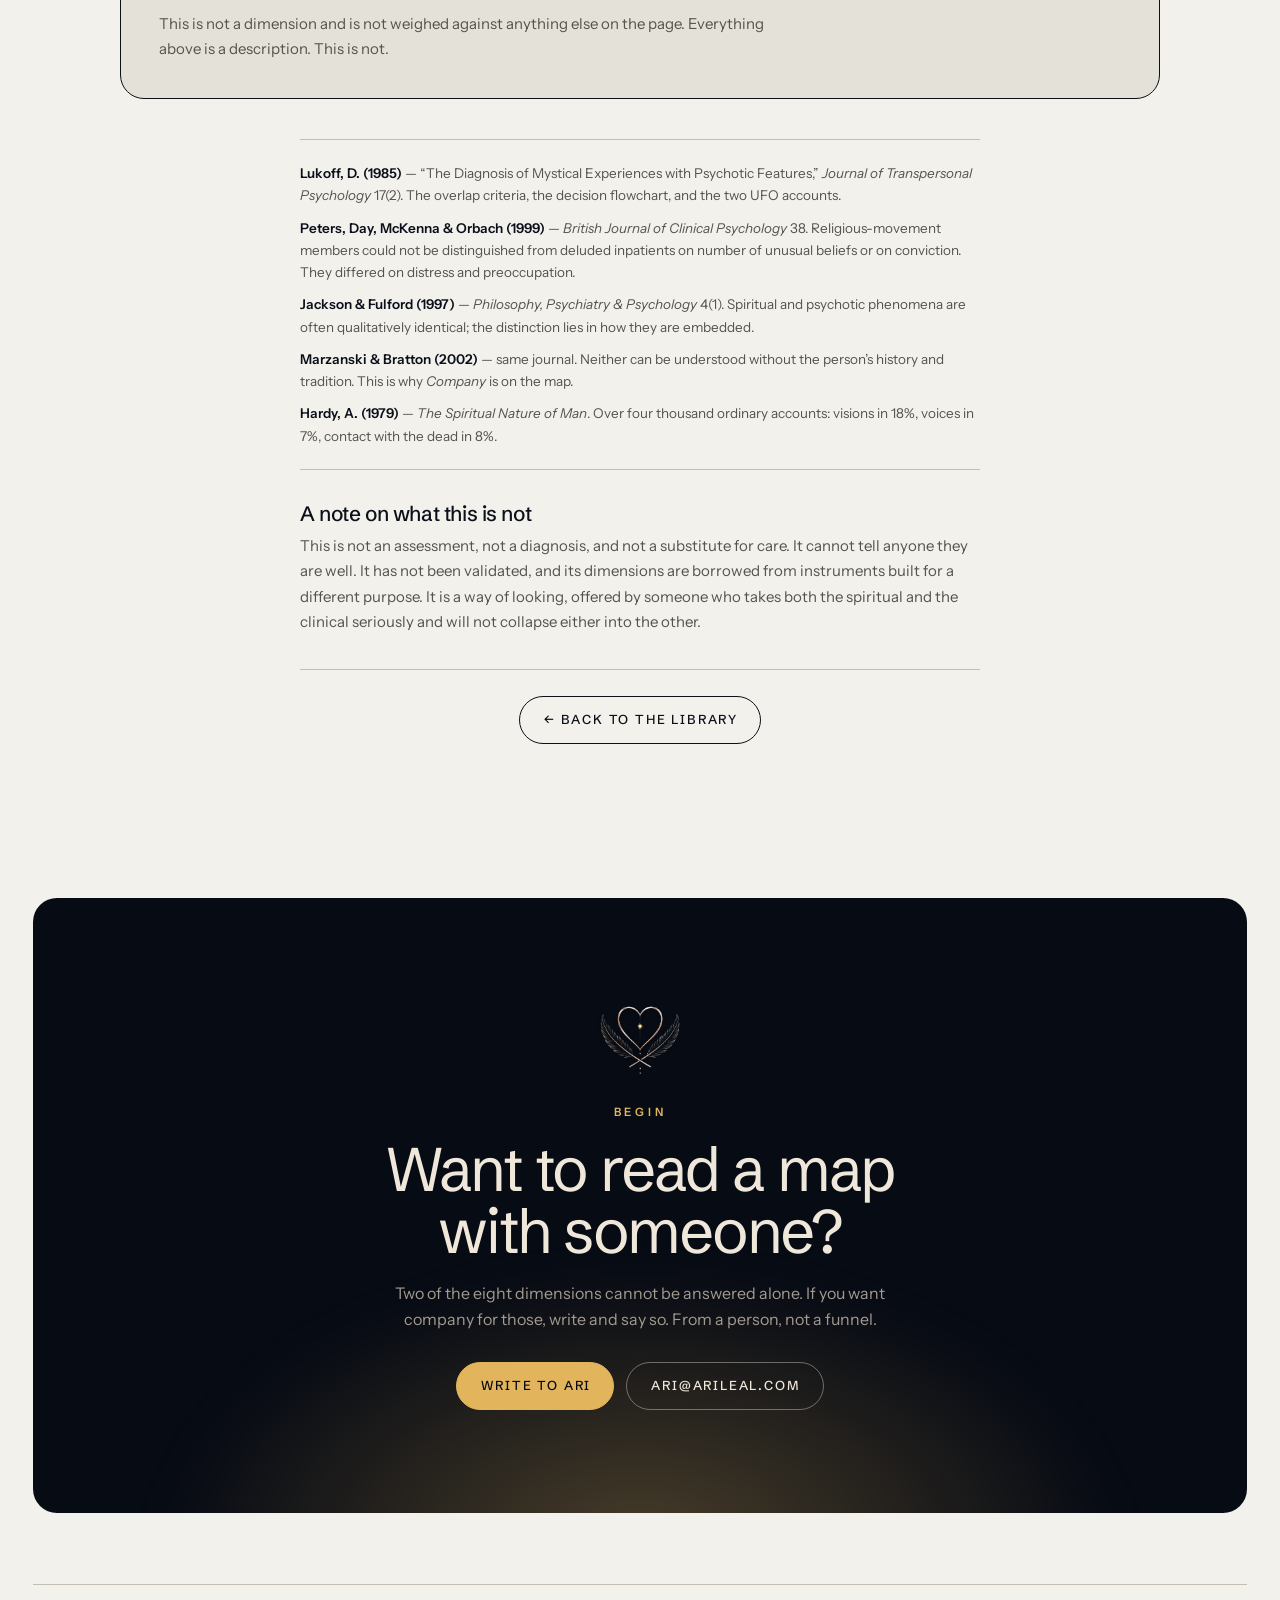
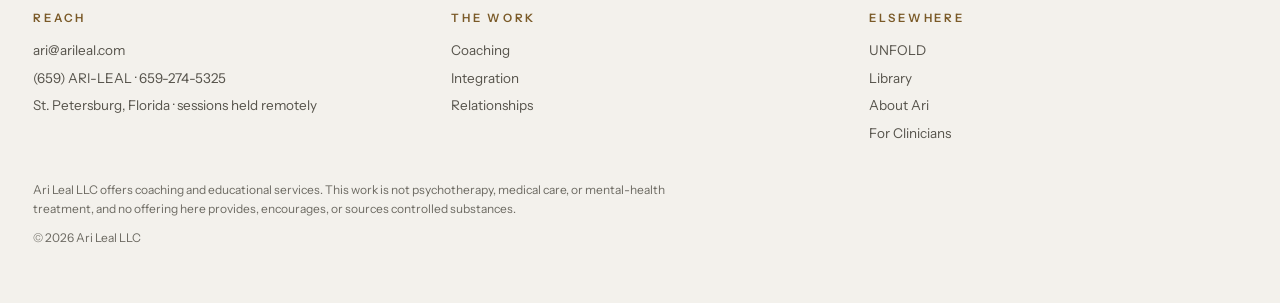
<file: holding-map.html>
<!DOCTYPE html>
<html lang="en">
<head>
<meta charset="UTF-8">
<meta name="viewport" content="width=device-width, initial-scale=1.0">
<title>The Holding Map &mdash; spiritual experience, intuition, and what it is not &middot; Ari Leal</title>
<meta name="description" content="An instrument for locating where an unusual or spiritual experience is sitting in a life — what it costs, how much room it takes, how alone you are in it. Not whether it was real.">
<link rel="preconnect" href="https://fonts.googleapis.com">
<link rel="preconnect" href="https://fonts.gstatic.com" crossorigin>
<link rel="stylesheet" href="https://fonts.googleapis.com/css2?family=Schibsted+Grotesk:wght@400;500;600;700;800&family=Instrument+Sans:ital,wght@0,400;0,500;0,600;1,400&display=swap">
<link rel="stylesheet" href="styles.css?v=5">
<link rel="icon" href="favicon.ico" sizes="any">
<link rel="icon" type="image/png" sizes="32x32" href="assets/favicon-32.png">
<link rel="icon" type="image/png" sizes="16x16" href="assets/favicon-16.png">
<link rel="apple-touch-icon" href="assets/apple-touch-icon.png">
<meta name="theme-color" content="#F3F1EC">
<link rel="canonical" href="https://www.arileal.com/holding-map.html">
<meta property="og:type" content="website">
<meta property="og:site_name" content="Ari Leal">
<meta property="og:title" content="The Holding Map — spiritual experience, intuition, and what it is not · Ari Leal">
<meta property="og:description" content="An instrument for locating where an unusual or spiritual experience is sitting in a life — what it costs, how much room it takes, how alone you are in it. Not whether it was real.">
<meta property="og:image" content="https://www.arileal.com/assets/og-image.jpg">
<meta property="og:image:width" content="1200">
<meta property="og:image:height" content="630">
<meta property="og:url" content="https://www.arileal.com/holding-map.html">
<meta name="twitter:card" content="summary_large_image">
<meta name="twitter:title" content="The Holding Map — spiritual experience, intuition, and what it is not · Ari Leal">
<meta name="twitter:description" content="An instrument for locating where an unusual or spiritual experience is sitting in a life — what it costs, how much room it takes, how alone you are in it. Not whether it was real.">
<meta name="twitter:image" content="https://www.arileal.com/assets/og-image.jpg">
<script type="application/ld+json">
{
 "@context": "https://schema.org",
 "@graph": [
  {
   "@type": "WebApplication",
   "name": "The Holding Map",
   "url": "https://www.arileal.com/holding-map.html",
   "applicationCategory": "LifestyleApplication",
   "operatingSystem": "Any (web browser)",
   "isAccessibleForFree": true,
   "author": {
    "@type": "Person",
    "@id": "https://www.arileal.com/#ari",
    "name": "Ari Leal"
   },
   "description": "An instrument for locating where an unusual or spiritual experience sits in a life: what it costs, how much room it takes, how alone you are in it. Not a diagnostic tool."
  }
 ]
}
</script>
<style>
/* ===== The Holding Map — page-scoped; inherits the tone tokens ===== */
.hm-wide{max-width:1040px;margin:0 auto}
#art-body .hm-wide p{margin-bottom:0}
.hm-sec{margin-top:clamp(44px,6vh,72px)}
.hm-sec > .eyebrow{display:block;margin-bottom:12px}
.hm-sec > h2{font-size:clamp(23px,2.8vw,30px);line-height:1.2;margin-bottom:14px}
.hm-intro{display:grid;grid-template-columns:1fr 1fr;gap:30px 44px;margin-top:26px}
.hm-intro h3{font-family:var(--fr);font-weight:500;font-size:19px;color:var(--fg);margin-bottom:8px}
#art-body .hm-intro p{font-size:16px;line-height:1.72;margin:0}
.hm-intro b{color:var(--fg);font-weight:400}

.hm-ask{background:var(--surface);border:1px solid var(--rule);border-radius:24px;padding:clamp(26px,3vw,36px) clamp(22px,3vw,40px);margin-top:24px}
.hm-ask h3{font-family:var(--fr);font-weight:500;font-size:clamp(20px,2.4vw,27px);line-height:1.2;color:var(--fg);margin-bottom:14px;max-width:26ch}
#art-body .hm-ask p{font-size:16px;line-height:1.72;margin:0}

.hm-dims{display:grid;gap:1px;background:var(--rule);border:1px solid var(--rule);border-radius:24px;overflow:hidden;margin-top:26px}
.hm-dim{background:var(--surface);padding:clamp(24px,2.6vw,32px) clamp(20px,2.6vw,32px) 24px}
.hm-dim-top{display:flex;align-items:baseline;gap:13px;flex-wrap:wrap}
.hm-ord{font-family:var(--ar);font-size:11.5px;font-weight:600;letter-spacing:.18em;color:var(--accent)}
.hm-dim h3{font-family:var(--fr);font-weight:500;font-size:20px;color:var(--fg);margin:0}
.hm-dim .kicker{font-size:15px}
#art-body .hm-body{font-size:15.5px;line-height:1.7;margin:10px 0 20px;max-width:62ch}
.hm-scale{display:flex;border:0;padding:0;margin:16px 0 0;max-width:540px}
.hm-scale legend{position:absolute;left:-9999px}
.hm-opt{flex:1;position:relative}
.hm-opt input{position:absolute;inset:0;opacity:0;width:100%;height:100%;margin:0;cursor:pointer;z-index:2}
.hm-box{display:flex;align-items:center;justify-content:center;height:48px;
  border:1px solid var(--rule);border-right:0;background:var(--bg);
  font-family:var(--display);font-size:13px;font-weight:500;font-variant-numeric:tabular-nums;color:var(--dim);
  transition:background .2s var(--ease),color .2s var(--ease),border-color .2s var(--ease)}
.hm-opt:first-of-type .hm-box{border-radius:999px 0 0 999px}
.hm-opt:last-child .hm-box{border-right:1px solid var(--rule);border-radius:0 999px 999px 0}
.hm-opt:hover .hm-box{color:var(--fg)}
.hm-opt input:checked + .hm-box{background:var(--fg);color:var(--bg);border-color:var(--fg)}
.hm-opt input:focus-visible + .hm-box{outline:2px solid var(--focus);outline-offset:3px;position:relative;z-index:3}
.hm-poles{display:flex;justify-content:space-between;max-width:540px;margin-top:9px;
  font-family:var(--ar);font-size:11.5px;letter-spacing:.1em;text-transform:uppercase;color:var(--dim)}
.hm-poles span:last-child{text-align:right}

.hm-other{margin-top:30px;border:1px solid var(--fg);border-radius:24px;padding:clamp(26px,3vw,36px) clamp(22px,3vw,40px)}
.hm-other h3{font-family:var(--fr);font-weight:500;font-size:21px;color:var(--fg);margin-bottom:8px}
.hm-pair{display:grid;grid-template-columns:1fr 1fr;gap:28px;margin-top:20px}
.hm-pair h4{font-family:var(--ar);font-size:11.5px;font-weight:600;letter-spacing:.2em;text-transform:uppercase;color:var(--accent);margin-bottom:8px}
#art-body .hm-pair p{font-size:15.5px;line-height:1.7;margin:0}
.hm-who{margin-top:24px;padding-top:18px;border-top:1px solid var(--rule);
  font-family:var(--display);font-weight:400;font-size:19px;line-height:1.4;letter-spacing:-.015em;color:var(--fg);max-width:46ch}

.hm-map{display:grid;grid-template-columns:minmax(0,1fr) minmax(0,1fr);gap:44px;align-items:start;margin-top:26px}
.hm-plot{background:var(--surface);border:1px solid var(--rule);border-radius:24px;padding:clamp(16px,2vw,24px)}
.hm-plot svg{width:100%;height:auto;display:block}
.hm-ring{fill:none;stroke:var(--rule)}
.hm-axis{stroke:var(--rule);stroke-width:.7}
.hm-tick{fill:var(--rule)}
.hm-lab{font-family:var(--ar);font-size:10px;letter-spacing:.14em;fill:var(--dim)}
.hm-now{fill:color-mix(in srgb,var(--accent) 15%,transparent);stroke:var(--accent);stroke-width:1.9;stroke-linejoin:round}
.hm-bead{fill:var(--accent)}
.hm-ghost{fill:none;stroke:var(--accent);stroke-width:1.1}
.hm-legend{display:flex;gap:22px;flex-wrap:wrap;margin-top:15px;padding-top:14px;border-top:1px solid var(--rule);
  font-family:var(--ar);font-size:11.5px;letter-spacing:.1em;text-transform:uppercase;color:var(--dim)}
.hm-legend i{display:inline-block;width:16px;border-top:2px solid var(--accent);vertical-align:middle;margin-right:7px}
.hm-legend i.g{opacity:.34}
.hm-acts{display:flex;gap:10px;flex-wrap:wrap;margin-top:24px}
.hm-acts button.pill{cursor:pointer;-webkit-appearance:none;appearance:none}
.hm-acts button.pill--ghost{background:transparent}
.hm-acts .pill[disabled]{opacity:.38;cursor:not-allowed}
.hm-acts .pill--ghost[disabled]:hover{background:transparent;color:var(--fg);border-color:var(--ghost-line)}
#art-body .hm-privacy{font-family:var(--ar);font-size:11.5px;letter-spacing:.04em;color:var(--dim);margin:16px 0 0;max-width:44ch}
.hm-saved{font-family:var(--ar);font-size:11.5px;color:var(--dim);margin-top:14px}
.hm-saved ul{list-style:none;margin:8px 0 0;padding:0}
.hm-saved li{padding:6px 0;border-bottom:1px solid var(--rule)}

.hm-read h3{font-family:var(--fr);font-weight:500;font-size:22px;color:var(--fg);margin-bottom:16px}
.hm-pat{border-left:1px solid var(--accent);padding-left:20px;margin-bottom:26px}
.hm-pat .tag{font-family:var(--ar);font-size:11.5px;font-weight:600;letter-spacing:.2em;text-transform:uppercase;
  color:var(--accent);display:block;margin-bottom:8px}
#art-body .hm-pat p{font-size:16px;line-height:1.7;margin:0}
.hm-pat .mv{margin-top:12px;padding-top:11px;border-top:1px solid var(--rule)}
.hm-pat .mv b{font-family:var(--ar);font-size:11.5px;font-weight:600;letter-spacing:.18em;text-transform:uppercase;
  color:var(--fg);display:block;margin-bottom:5px}
.hm-pat.hold{border-left-color:var(--fg)}
.hm-pat.hold .tag{color:var(--fg)}
.hm-moves{margin-top:30px;padding-top:24px;border-top:1px solid var(--rule)}
#art-body .hm-moves .intro{font-size:15.5px;margin:6px 0 20px}
.hm-mi{margin-bottom:26px}
.hm-mi .ax{font-family:var(--ar);font-size:11.5px;font-weight:600;letter-spacing:.2em;text-transform:uppercase;
  color:var(--accent);display:flex;gap:10px;margin-bottom:8px}
.hm-mi .ax em{font-style:normal;color:var(--dim);letter-spacing:.12em}
#art-body .hm-mi .mean{font-size:16px;line-height:1.7;color:var(--fg);margin:0 0 10px}
#art-body .hm-mi .do{font-size:15.5px;line-height:1.7;margin:0;padding-left:16px;border-left:1px solid var(--rule)}
.hm-mi .do b{font-family:var(--ar);font-size:11.5px;color:var(--fg);font-weight:600}
.hm-out{margin-top:28px;padding-top:20px;border-top:1px solid var(--fg)}
.hm-out .lab{font-family:var(--ar);font-size:11.5px;font-weight:600;letter-spacing:.2em;text-transform:uppercase;
  color:var(--dim);display:block;margin-bottom:8px}
#art-body .hm-out p{font-size:16px;line-height:1.7;margin:0;color:var(--fg)}

.hm-outside{margin-top:40px;border:1px solid var(--fg);border-radius:24px;padding:clamp(26px,3vw,36px) clamp(22px,3vw,40px);background:var(--surface)}
.hm-outside .lab{font-family:var(--ar);font-size:11.5px;font-weight:600;letter-spacing:.2em;text-transform:uppercase;color:var(--dim)}
#art-body .hm-outside p{font-size:16.5px;line-height:1.66;color:var(--fg);margin:10px 0 0;max-width:64ch}
#art-body .hm-outside p.q{color:var(--dim);font-size:15px}
.hm-fade{animation:hmIn .3s var(--ease)}
@keyframes hmIn{from{opacity:0;transform:translateY(3px)}to{opacity:1;transform:none}}
@media (max-width:900px){.hm-intro,.hm-pair,.hm-map{grid-template-columns:1fr;gap:26px}}
@media (prefers-reduced-motion:reduce){.hm-fade{animation:none}}
</style>
</head>
<body>

<nav class="top" aria-label="Primary">
  <div class="nav-l">
    <a class="sig" href="index.html" aria-label="Ari Leal, home">
      <img class="sig-ink" src="assets/signature-ink.png" alt="Ari Leal">
      <img class="sig-light" src="assets/signature.png" alt="" aria-hidden="true">
    </a>
  </div>
  <div class="nav-r">
    <a class="talk" href="https://book.carepatron.com/Ari-Leal--LLC/Ari?p=P2-YDHCMTzukZpEhNmncsw&amp;s=g0jdJdCH">Begin <i>&#8599;</i></a>
    <span class="bar"></span>
    <button class="burger" id="burger" type="button" aria-label="Menu" aria-expanded="false" aria-controls="menu"><i></i><i></i></button>
  </div>
</nav>

<div class="menu" id="menu" aria-hidden="true" inert>
  <div>
    <ul>
      <li><a href="index.html#work">The Work</a></li>
      <li><a href="index.html#unfold">UNFOLD <small>The Cabinet</small></a></li>
      <li><a href="library.html">Library</a></li>
      <li><a href="index.html#ari">About</a></li>
      <li><a href="#begin">Begin</a></li>
      <li><a href="https://clinicians.arileal.com">For Clinicians</a></li>
    </ul>
    <div class="menu-foot"><span>ari@arileal.com</span><span>St. Petersburg, Florida &middot; sessions held remotely</span></div>
  </div>
</div>

<section class="panel" id="art-hero" data-tone="light">
  <div class="wrap">
    <p class="art-crumb rv"><a href="library.html">The Library</a><span>&middot;</span><a href="library.html#assessments">Assessments</a></p>
    <h1 class="rv">The Holding Map</h1>
    <p class="standfirst rv">Not whether it was real. Where it is sitting.</p>
    <p class="art-meta rv">An instrument &middot; draft v0.1</p>
    <hr class="art-rule rv">
  </div>
</section>

<section class="panel" id="art-body" data-tone="light">
  <div class="wrap">

    <div class="col">
      <p class="lead">Most attempts to sort genuine spiritual experience from something else begin by examining the experience itself &mdash; what was seen, how strange it was, how certain the person is. That is the wrong end of the problem, and the research is unusually clear about it.</p>
    </div>

    <div class="hm-wide">
      <div class="hm-sec">
        <span class="eyebrow">What this is</span>
        <div class="hm-intro">
          <div><h3>The premise</h3>
            <p><b>Both can be true at once.</b> A person can be having a genuine spiritual experience and be unwell. A person can be having one and be entirely well. Neither rules out the other. Everything here follows from refusing to force that choice &mdash; which is also why this cannot tell you which one it is.</p></div>
          <div><h3>Why the usual questions fail</h3>
            <p>Hare Krishnas and Druids, given a delusional-ideation inventory, could not be distinguished from psychiatric inpatients on the number of unusual beliefs they held &mdash; or on how certain they were of them. They differed on <b>distress and preoccupation</b>. Lukoff prints two accounts of seeing a UFO, one from a hospitalised patient and one from a healthy control, whose content is nearly identical.</p></div>
          <div><h3>What this does instead</h3>
            <p>It maps six things about <em>how the experience is being held</em> &mdash; what it costs, how much room it takes, how far it has reached, how alone you are in it, what it is doing on its own, and what it makes you do. Every axis runs the same direction: further out means more pressure. The result is a shape, and the shape becomes useful once you have more than one.</p></div>
          <div><h3>What it will not do</h3>
            <p>No score, no threshold, no verdict. <b>It cannot tell anyone they are well</b> &mdash; two of its eight dimensions can only be answered by someone else, so every reading ends unfinished on purpose. It is a way of looking, not an assessment, and it is not a substitute for care.</p></div>
        </div>
      </div>

      <div class="hm-sec">
        <span class="eyebrow">Before the map</span>
        <h2>One thing to hold first</h2>
        <div class="hm-ask">
          <h3>What was happening in the months before this began?</h3>
          <p>A death, a separation, a job lost, a threshold crossed, a long fast, a sleepless stretch, a substance &mdash; or nothing you can point to. An experience with a visible cause is generally easier to metabolise, not more suspect; Lukoff treats identifiable precipitants as a favourable sign. If there is nothing, that is worth knowing too.</p>
        </div>
      </div>

      <div class="hm-sec">
        <span class="eyebrow">Six dimensions</span>
        <h2>Mark roughly. There are no totals.</h2>
        <p class="lede">Every axis runs the same direction: further out means more pressure. There are no cut-offs &mdash; the value is in the shape, not the sum.</p>
        <div class="hm-dims">
      <div class="hm-dim">
        <div class="hm-dim-top"><span class="hm-ord">01</span><h3>Cost</h3><span class="kicker">What is this costing me?</span></div>
        <p class="hm-body">Not whether it was frightening &mdash; awe and holy dread are not distress. Whether you are suffering, now, in an ongoing way.</p>
        <fieldset class="hm-scale"><legend>Cost: What is this costing me?</legend>
          <span class="hm-opt"><input type="radio" name="cost" id="cost0" value="0" checked aria-label="Cost level 0 of 4"><span class="hm-box">0</span></span><span class="hm-opt"><input type="radio" name="cost" id="cost1" value="1" aria-label="Cost level 1 of 4"><span class="hm-box">1</span></span><span class="hm-opt"><input type="radio" name="cost" id="cost2" value="2" aria-label="Cost level 2 of 4"><span class="hm-box">2</span></span><span class="hm-opt"><input type="radio" name="cost" id="cost3" value="3" aria-label="Cost level 3 of 4"><span class="hm-box">3</span></span><span class="hm-opt"><input type="radio" name="cost" id="cost4" value="4" aria-label="Cost level 4 of 4"><span class="hm-box">4</span></span>
        </fieldset>
        <div class="hm-poles"><span>no distress</span><span>constant distress</span></div>
      </div>
      <div class="hm-dim">
        <div class="hm-dim-top"><span class="hm-ord">02</span><h3>Room</h3><span class="kicker">How much space does it take?</span></div>
        <p class="hm-body">Hours in the day. What it has displaced. Whether you can put it down and pick it up again, or whether it is always running underneath.</p>
        <fieldset class="hm-scale"><legend>Room: How much space does it take?</legend>
          <span class="hm-opt"><input type="radio" name="room" id="room0" value="0" checked aria-label="Room level 0 of 4"><span class="hm-box">0</span></span><span class="hm-opt"><input type="radio" name="room" id="room1" value="1" aria-label="Room level 1 of 4"><span class="hm-box">1</span></span><span class="hm-opt"><input type="radio" name="room" id="room2" value="2" aria-label="Room level 2 of 4"><span class="hm-box">2</span></span><span class="hm-opt"><input type="radio" name="room" id="room3" value="3" aria-label="Room level 3 of 4"><span class="hm-box">3</span></span><span class="hm-opt"><input type="radio" name="room" id="room4" value="4" aria-label="Room level 4 of 4"><span class="hm-box">4</span></span>
        </fieldset>
        <div class="hm-poles"><span>easily set down</span><span>always running</span></div>
      </div>
      <div class="hm-dim">
        <div class="hm-dim-top"><span class="hm-ord">03</span><h3>Reach</h3><span class="kicker">How far has it reached into the rest of my life?</span></div>
        <p class="hm-body">Sleep, food, work, obligations, the people who depend on you. If everyday functioning is intact, unusual beliefs carry little weight on their own.</p>
        <fieldset class="hm-scale"><legend>Reach: How far has it reached into the rest of my life?</legend>
          <span class="hm-opt"><input type="radio" name="reach" id="reach0" value="0" checked aria-label="Reach level 0 of 4"><span class="hm-box">0</span></span><span class="hm-opt"><input type="radio" name="reach" id="reach1" value="1" aria-label="Reach level 1 of 4"><span class="hm-box">1</span></span><span class="hm-opt"><input type="radio" name="reach" id="reach2" value="2" aria-label="Reach level 2 of 4"><span class="hm-box">2</span></span><span class="hm-opt"><input type="radio" name="reach" id="reach3" value="3" aria-label="Reach level 3 of 4"><span class="hm-box">3</span></span><span class="hm-opt"><input type="radio" name="reach" id="reach4" value="4" aria-label="Reach level 4 of 4"><span class="hm-box">4</span></span>
        </fieldset>
        <div class="hm-poles"><span>nothing else touched</span><span>everything affected</span></div>
      </div>
      <div class="hm-dim">
        <div class="hm-dim-top"><span class="hm-ord">04</span><h3>Company</h3><span class="kicker">How alone am I in this?</span></div>
        <p class="hm-body">Alone, or with one person, or inside a practice, or inside a lineage with elders. Solitude is not a fault. It is a different kind of exposure.</p>
        <fieldset class="hm-scale"><legend>Company: How alone am I in this?</legend>
          <span class="hm-opt"><input type="radio" name="comp" id="comp0" value="0" checked aria-label="Company level 0 of 4"><span class="hm-box">0</span></span><span class="hm-opt"><input type="radio" name="comp" id="comp1" value="1" aria-label="Company level 1 of 4"><span class="hm-box">1</span></span><span class="hm-opt"><input type="radio" name="comp" id="comp2" value="2" aria-label="Company level 2 of 4"><span class="hm-box">2</span></span><span class="hm-opt"><input type="radio" name="comp" id="comp3" value="3" aria-label="Company level 3 of 4"><span class="hm-box">3</span></span><span class="hm-opt"><input type="radio" name="comp" id="comp4" value="4" aria-label="Company level 4 of 4"><span class="hm-box">4</span></span>
        </fieldset>
        <div class="hm-poles"><span>held with others</span><span>no one knows</span></div>
      </div>
      <div class="hm-dim">
        <div class="hm-dim-top"><span class="hm-ord">05</span><h3>Tempo</h3><span class="kicker">What is the experience itself doing?</span></div>
        <p class="hm-body">Not what it makes you do &mdash; what it is doing on its own. Settling, holding steady, or picking up speed.</p>
        <fieldset class="hm-scale"><legend>Tempo: What is the experience itself doing?</legend>
          <span class="hm-opt"><input type="radio" name="tempo" id="tempo0" value="0" checked aria-label="Tempo level 0 of 4"><span class="hm-box">0</span></span><span class="hm-opt"><input type="radio" name="tempo" id="tempo1" value="1" aria-label="Tempo level 1 of 4"><span class="hm-box">1</span></span><span class="hm-opt"><input type="radio" name="tempo" id="tempo2" value="2" aria-label="Tempo level 2 of 4"><span class="hm-box">2</span></span><span class="hm-opt"><input type="radio" name="tempo" id="tempo3" value="3" aria-label="Tempo level 3 of 4"><span class="hm-box">3</span></span><span class="hm-opt"><input type="radio" name="tempo" id="tempo4" value="4" aria-label="Tempo level 4 of 4"><span class="hm-box">4</span></span>
        </fieldset>
        <div class="hm-poles"><span>settling</span><span>accelerating</span></div>
      </div>
      <div class="hm-dim">
        <div class="hm-dim-top"><span class="hm-ord">06</span><h3>Fruit</h3><span class="kicker">What is it making me do?</span></div>
        <p class="hm-body">Toward people or away from them. Toward obligations or out of them. Whether there is anything to do as a result, or only something to believe.</p>
        <fieldset class="hm-scale"><legend>Fruit: What is it making me do?</legend>
          <span class="hm-opt"><input type="radio" name="fruit" id="fruit0" value="0" checked aria-label="Fruit level 0 of 4"><span class="hm-box">0</span></span><span class="hm-opt"><input type="radio" name="fruit" id="fruit1" value="1" aria-label="Fruit level 1 of 4"><span class="hm-box">1</span></span><span class="hm-opt"><input type="radio" name="fruit" id="fruit2" value="2" aria-label="Fruit level 2 of 4"><span class="hm-box">2</span></span><span class="hm-opt"><input type="radio" name="fruit" id="fruit3" value="3" aria-label="Fruit level 3 of 4"><span class="hm-box">3</span></span><span class="hm-opt"><input type="radio" name="fruit" id="fruit4" value="4" aria-label="Fruit level 4 of 4"><span class="hm-box">4</span></span>
        </fieldset>
        <div class="hm-poles"><span>toward people and tasks</span><span>away, and nothing to do</span></div>
      </div>
        </div>

        <div class="hm-other">
          <h3>Two more, which you cannot answer alone</h3>
          <p class="kicker">Not an oversight. These are the dimensions the instrument cannot complete by itself, and naming them is the point.</p>
          <div class="hm-pair">
            <div><h4>Legibility</h4>
              <p>Can someone who knows you follow you? Not agree &mdash; follow. It is a two-way property: how close or far apart two people are depends on what one says <em>and</em> how the other listens. Which is why it needs a reader who is actually trying.</p></div>
            <div><h4>Coherence</h4>
              <p>Is thinking holding together? Not whether it is unusual &mdash; metaphorical, allusive, difficult speech is not disorganisation. This one is not self-assessable by definition.</p></div>
          </div>
          <p class="hm-who">Who could answer these two? Not a question for this page &mdash; a question for after it.</p>
        </div>
      </div>

      <div class="hm-sec">
        <span class="eyebrow">The shape</span>
        <h2>A position, and then a direction</h2>
        <p class="lede">A single reading shows where things sit. Several readings show a direction of travel &mdash; which is what this map exists for, and what a one-off assessment cannot see.</p>

        <div class="hm-map">
          <div>
            <div class="hm-plot">
              <svg id="hmPlot" viewBox="0 0 420 420" role="img" aria-labelledby="hmT hmD">
                <title id="hmT">Six-axis pressure map</title>
                <desc id="hmD">Current reading across cost, room, reach, company, tempo and fruit, with earlier readings ghosted behind.</desc>
              </svg>
            </div>
            <div class="hm-legend"><span><i></i>this reading</span><span><i class="g"></i>earlier readings</span></div>
            <div class="hm-acts">
              <button class="pill pill--solid" id="hmSave" type="button">Add this reading</button>
              <button class="pill pill--ghost" id="hmCopy" type="button">Copy for notes</button>
              <button class="pill pill--ghost" id="hmReset" type="button">Clear</button>
            </div>
            <p class="hm-privacy">Nothing on this page is stored or sent anywhere. Close the tab and it is gone.</p>
            <div class="hm-saved" id="hmSaved"></div>
          </div>
          <div class="hm-read">
            <h3>What the shape may mean</h3>
            <div id="hmPatterns"></div>
            <div class="hm-moves" id="hmMoves"></div>
            <div class="hm-out">
              <span class="lab">Always outstanding</span>
              <p>Legibility and coherence remain unanswered, and they cannot be answered from inside. Whoever is closest to you is the only instrument for those two. That is not a gap in the map &mdash; it is the map pointing somewhere it cannot go.</p>
            </div>
          </div>
        </div>

        <div class="hm-outside">
          <span class="lab">Outside the map</span>
          <p>If the experience is instructing harm &mdash; to you or to anyone else &mdash; the mapping stops and someone is brought in now.</p>
          <p class="q">This is not a dimension and is not weighed against anything else on the page. Everything above is a description. This is not.</p>
        </div>
      </div>
    </div>

    <div class="art-source">
      <p><b>Lukoff, D. (1985)</b> &mdash; &ldquo;The Diagnosis of Mystical Experiences with Psychotic Features,&rdquo; <em>Journal of Transpersonal Psychology</em> 17(2). The overlap criteria, the decision flowchart, and the two UFO accounts.</p>
      <p><b>Peters, Day, McKenna &amp; Orbach (1999)</b> &mdash; <em>British Journal of Clinical Psychology</em> 38. Religious-movement members could not be distinguished from deluded inpatients on number of unusual beliefs or on conviction. They differed on distress and preoccupation.</p>
      <p><b>Jackson &amp; Fulford (1997)</b> &mdash; <em>Philosophy, Psychiatry &amp; Psychology</em> 4(1). Spiritual and psychotic phenomena are often qualitatively identical; the distinction lies in how they are embedded.</p>
      <p><b>Marzanski &amp; Bratton (2002)</b> &mdash; same journal. Neither can be understood without the person&rsquo;s history and tradition. This is why <em>Company</em> is on the map.</p>
      <p><b>Hardy, A. (1979)</b> &mdash; <em>The Spiritual Nature of Man</em>. Over four thousand ordinary accounts: visions in 18%, voices in 7%, contact with the dead in 8%.</p>
    </div>

    <div class="art-byline">
      <h3>A note on what this is not</h3>
      <p>This is not an assessment, not a diagnosis, and not a substitute for care. It cannot tell anyone they are well. It has not been validated, and its dimensions are borrowed from instruments built for a different purpose. It is a way of looking, offered by someone who takes both the spiritual and the clinical seriously and will not collapse either into the other.</p>
    </div>

    <div class="art-back">
      <a class="pill pill--ghost" href="library.html#assessments">&larr; Back to the Library</a>
    </div>

  </div>
</section>

<section class="panel" id="begin" data-tone="light">
  <div class="night-card" data-tone="dark">
    <div class="begin-inner">
      <img class="emblem rv" src="assets/mark-t.png" alt="" aria-hidden="true" loading="lazy">
      <p class="eyebrow rv">Begin</p>
      <h2 class="rv">Want to read a map with someone?</h2>
      <p class="lede rv">Two of the eight dimensions cannot be answered alone. If you want company for those, write and say so. From a person, not a funnel.</p>
      <div class="cta-row rv">
        <a class="pill pill--solid mag" href="mailto:ari@arileal.com?subject=The%20Holding%20Map">Write to Ari</a>
        <a class="pill pill--ghost mag" href="mailto:ari@arileal.com">ari@arileal.com</a>
      </div>
    </div>
  </div>
</section>

<footer class="site-foot">
  <div class="shell">
    <div class="foot">
      <div><p class="fh">Reach</p><a href="mailto:ari@arileal.com">ari@arileal.com</a><a href="tel:+16592745325">(659) ARI-LEAL &middot; 659-274-5325</a><span>St. Petersburg, Florida &middot; sessions held remotely</span></div>
      <div><p class="fh">The Work</p><a href="coaching.html">Coaching</a><a href="integration.html">Integration</a><a href="match-checking.html">Relationships</a></div>
      <div><p class="fh">Elsewhere</p><a href="unfold.html">UNFOLD</a><a href="library.html">Library</a><a href="index.html#ari">About Ari</a><a href="https://clinicians.arileal.com">For Clinicians</a></div>
    </div>
    <p class="fine">Ari Leal LLC offers coaching and educational services. This work is not psychotherapy, medical care, or mental-health treatment, and no offering here provides, encourages, or sources controlled substances.</p>
    <p class="fine">&copy; 2026 Ari Leal LLC</p>
  </div>
</footer>

<script>
(function(){
  var root=document.documentElement, body=document.body; root.classList.add('js');
  var reduce=window.matchMedia('(prefers-reduced-motion: reduce)').matches;
  var fine=window.matchMedia('(hover: hover) and (pointer: fine)').matches;

  /* reveals */
  var panels=[].slice.call(document.querySelectorAll('.panel'));
  if('IntersectionObserver' in window){
    var io=new IntersectionObserver(function(es){es.forEach(function(e){
      if(e.isIntersecting){e.target.classList.add('is-in');io.unobserve(e.target);}
    });},{threshold:0,rootMargin:'0px 0px -10% 0px'});
    panels.forEach(function(p){io.observe(p);});
  }else{panels.forEach(function(p){p.classList.add('is-in');});}
  if(panels[0])panels[0].classList.add('is-in');

  /* nav: light over night, a soft fade once the page moves */
  var darks=[].slice.call(document.querySelectorAll('[data-tone="dark"]'));
  function paint(){
    var dark=false, full=false;
    for(var i=0;i<darks.length;i++){var r=darks[i].getBoundingClientRect();
      if(r.top<=40&&r.bottom>=40){dark=true;full=!darks[i].classList.contains('night-card');break;}}
    body.classList.toggle('dark-nav',dark);
    body.classList.toggle('scrolled',window.scrollY>24&&(!dark||full));
  }
  var tick=false;
  window.addEventListener('scroll',function(){if(!tick){tick=true;requestAnimationFrame(function(){tick=false;paint();});}},{passive:true});
  window.addEventListener('resize',paint); paint();

  /* menu */
  var burger=document.getElementById('burger'), menuEl=document.getElementById('menu');
  function setMenu(open){
    body.classList.toggle('menu-open',open);
    burger.setAttribute('aria-expanded',open?'true':'false');
    menuEl.setAttribute('aria-hidden',open?'false':'true');
    menuEl.inert=!open;
    if(open){var f=menuEl.querySelector('a');if(f)setTimeout(function(){f.focus({preventScroll:true});},120);}
    else if(document.activeElement&&menuEl.contains(document.activeElement)){burger.focus();}
  }
  burger.addEventListener('click',function(){setMenu(!body.classList.contains('menu-open'));});
  [].slice.call(menuEl.querySelectorAll('a')).forEach(function(a){a.addEventListener('click',function(){setMenu(false);});});
  document.addEventListener('keydown',function(e){if(e.key==='Escape'&&body.classList.contains('menu-open'))setMenu(false);});

  /* magnetic pills: a light spring toward the pointer, fine pointers only */
  if(fine&&!reduce){
    [].slice.call(document.querySelectorAll('.mag')).forEach(function(b){
      var tx=0,ty=0,x=0,y=0,vx=0,vy=0,run=false;
      function step(){
        vx=(vx+(tx-x)*.16)*.72; vy=(vy+(ty-y)*.16)*.72; x+=vx; y+=vy;
        b.style.transform='translate('+x.toFixed(2)+'px,'+y.toFixed(2)+'px)';
        if(Math.abs(tx-x)+Math.abs(ty-y)+Math.abs(vx)+Math.abs(vy)>.05)requestAnimationFrame(step);
        else{run=false;if(!tx&&!ty)b.style.transform='';}
      }
      function kick(){if(!run){run=true;requestAnimationFrame(step);}}
      b.addEventListener('pointermove',function(e){var r=b.getBoundingClientRect();
        tx=(e.clientX-r.left-r.width/2)*.16; ty=(e.clientY-r.top-r.height/2)*.22; kick();});
      b.addEventListener('pointerleave',function(){tx=0;ty=0;kick();});
    });
  }
})();
</script>

<script>
(function(){
var DIMS = [
  { key:'cost', name:'Cost', lo:'no distress', hi:'constant distress' },
  { key:'room', name:'Room', lo:'easily set down', hi:'always running' },
  { key:'reach', name:'Reach', lo:'nothing else touched', hi:'everything affected' },
  { key:'comp', name:'Company', lo:'held with others', hi:'no one knows' },
  { key:'tempo', name:'Tempo', lo:'settling', hi:'accelerating' },
  { key:'fruit', name:'Fruit', lo:'toward people and tasks', hi:'away, and nothing to do' }
];
var state={}; DIMS.forEach(function(d){state[d.key]=0;});
var readings=[], HI=3, LO=1;

var RESPONSE={
 cost:{mean:'The experience has moved from something happening to you to something that is hurting. Distress is not evidence that it was false. It is the clearest available sign that it needs more than solitude.',
  doing:'Write the experience on one line and the suffering on another. People often find the pain is attached to something adjacent &mdash; being disbelieved, or being frightened of what it implies &mdash; rather than to the experience itself.'},
 room:{mean:'It has taken more of the day than was offered to it. Devotion and preoccupation look identical from outside; the difference is whether it can be set down.',
  doing:'Put it down on purpose for a fixed stretch &mdash; an afternoon, a day. Not as a test of willpower. To find out whether setting it down is available.'},
 reach:{mean:'It is no longer contained in the part of life that was given to it. Sleep, work and the people who depend on you are the load-bearing walls; when they go, everything else becomes harder to read.',
  doing:'Choose the one most affected and protect that one first. Usually sleep. Restoring a single structure tends to do more than addressing the experience directly.'},
 comp:{mean:'There is nothing wrong with solitude &mdash; most of this happens alone. But an unaccompanied experience has no correction available to it. Nothing outside itself to confirm it or push back.',
  doing:'Tell one person. Not for permission and not for a verdict. Putting it into words for someone who knows you does most of the work by itself.'},
 tempo:{mean:'The experience is moving under its own power, faster than it is being metabolised. Speed is the dimension that makes every other one harder to assess.',
  doing:'Reduce whatever is feeding it &mdash; not stop, reduce. Then take a second reading in a week. At this end of the axis, direction matters far more than today&rsquo;s position.'},
 fruit:{mean:'It is turning you away from people and obligations rather than toward them. Every tradition that thought carefully about this weighted that direction heavily, long before anyone measured anything.',
  doing:'Pick one obligation that has slipped and do it this week. Something small. The point is not discipline &mdash; it is to find out whether the turning away is chosen or compelled.'}
};

var SVG='http://www.w3.org/2000/svg', plot=document.getElementById('hmPlot');
var CX=210, CY=212, R=130;
function pt(i,v){var a=-Math.PI/2+i*(Math.PI*2/6), r=26+(v/4)*(R-26);
  return [CX+r*Math.cos(a), CY+r*Math.sin(a)];}
function mk(t,a,x){var n=document.createElementNS(SVG,t);
  for(var k in a) n.setAttribute(k,a[k]); if(x!=null) n.textContent=x; return n;}

function drawPlot(){
  [].slice.call(plot.querySelectorAll('.layer')).forEach(function(n){n.remove();});
  var g=mk('g',{'class':'layer'});
  for(var lvl=1; lvl<=4; lvl++){
    var pts=DIMS.map(function(_,i){return pt(i,lvl).join(',');}).join(' ');
    g.appendChild(mk('polygon',{points:pts,'class':'hm-ring','stroke-width':lvl===4?1:0.6}));
  }
  DIMS.forEach(function(d,i){
    var o=pt(i,0), e=pt(i,4);
    g.appendChild(mk('line',{x1:o[0],y1:o[1],x2:e[0],y2:e[1],'class':'hm-axis'}));
    for(var lv=1; lv<=4; lv++){var t=pt(i,lv);
      g.appendChild(mk('circle',{cx:t[0],cy:t[1],r:1.1,'class':'hm-tick'}));}
    var a=-Math.PI/2+i*(Math.PI*2/6);
    var lx=CX+(R+26)*Math.cos(a), ly=CY+(R+26)*Math.sin(a);
    var anch=Math.abs(Math.cos(a))<0.2?'middle':(Math.cos(a)>0?'start':'end');
    g.appendChild(mk('text',{x:lx,y:ly+4,'text-anchor':anch,'class':'hm-lab'}, d.name.toUpperCase()));
  });
  readings.forEach(function(r,idx){
    var op=0.14+(0.24*(idx+1)/readings.length);
    var pts=DIMS.map(function(d,i){return pt(i,r.vals[d.key]).join(',');}).join(' ');
    g.appendChild(mk('polygon',{points:pts,'class':'hm-ghost',opacity:op}));
  });
  var cur=DIMS.map(function(d,i){return pt(i,state[d.key]);});
  g.appendChild(mk('polygon',{points:cur.map(function(p){return p.join(',');}).join(' '),'class':'hm-now'}));
  cur.forEach(function(p){g.appendChild(mk('circle',{cx:p[0],cy:p[1],r:3.4,'class':'hm-bead'}));});
  plot.appendChild(g);
}

function patterns(){
  var s=state,out=[];
  var heavy=s.cost>=HI&&s.room>=HI, fraying=s.reach>=HI, alone=s.comp>=HI, rising=s.tempo>=HI;
  if(heavy&&fraying&&alone&&rising) out.push({tag:'Carrying a great deal, unaccompanied',
    text:'High cost, little room left, the rest of life fraying, no one alongside, and the experience picking up speed. What this is called matters far less than what it needs.',
    move:'Company and care, today rather than eventually. Not interpretation &mdash; there is nothing to interpret until someone is in it with you.'});
  if(rising&&alone) out.push({tag:'Tempo rising, company low',
    text:'The one combination worth treating as a signal on its own, whatever the other four are doing. An experience picking up speed with no one alongside it is the condition under which every other dimension becomes harder to read &mdash; including by the person reading them.',
    move:'Bring one person in before doing anything else. Then read the map again in a week. Two points make a line; one makes nothing.'});
  if(s.room>=HI&&s.cost<=LO&&s.reach<=LO&&alone) out.push({tag:'Absorbed, not suffering, alone',hold:true,
    text:'The most commonly misread shape, and the one this map cannot resolve. Deeply taken up, no distress, everything still working, nobody else in it &mdash; which is what serious contemplative practice looks like from outside, and also what an early episode can look like.',
    move:'The map does not settle this and should not pretend to. What it can do is point at Company: it is the one dimension here that can be acted on, and acting on it is what would make the difference legible.'});
  if(s.cost<=LO&&s.room<=LO&&s.reach<=LO&&s.comp<=LO) out.push({tag:'Living alongside it',
    text:'Someone having an experience and also having a life. Almost nothing follows from this shape.',
    move:'Stay curious. If you want to work with it, that is a different conversation than this one &mdash; and a good one to be having.'});
  if(s.fruit>=HI&&s.reach<=LO) out.push({tag:'Turning inward while life holds',
    text:'The experience is drawing away from people and tasks, but the structure around it is intact. That combination is stable in some people and the first move of something else in others.',
    move:'Watch the direction rather than the position. This is precisely the case a second reading in a month would clarify and a single reading cannot.'});
  if(!out.length) out.push({tag:'Nothing pronounced',
    text:'No single dimension is doing much and no pattern is asserting itself. That is a description of this moment, not a conclusion about you.',
    move:'Note the date and come back to it. A quiet reading is only useful as the first of several.'});
  return out;
}
function raised(){return DIMS.filter(function(d){return state[d.key]>=HI;})
  .sort(function(a,b){return state[b.key]-state[a.key];});}

function render(){
  drawPlot();
  var box=document.getElementById('hmPatterns'); box.innerHTML='';
  patterns().forEach(function(p){
    var el=document.createElement('div');
    el.className='hm-pat hm-fade'+(p.hold?' hold':'');
    el.innerHTML='<span class="tag">'+p.tag+'</span><p>'+p.text+'</p>'+
      '<div class="mv"><b>What might help</b><p>'+p.move+'</p></div>';
    box.appendChild(el);
  });
  var rs=raised(), mv=document.getElementById('hmMoves');
  if(!rs.length){mv.innerHTML='';}
  else{mv.innerHTML='<h3>Where the weight is</h3>'+
    '<p class="intro">One response per axis carrying pressure, heaviest first. Suggestions, not instructions &mdash; and none of them is a treatment.</p>'+
    rs.map(function(d){return '<div class="hm-mi hm-fade">'+
      '<div class="ax"><span>'+d.name+'</span><em>'+state[d.key]+' of 4 &mdash; '+d.hi+'</em></div>'+
      '<p class="mean">'+RESPONSE[d.key].mean+'</p>'+
      '<p class="do"><b>Try:</b> '+RESPONSE[d.key].doing+'</p></div>';}).join('');}
  var sv=document.getElementById('hmSaved');
  if(!readings.length) sv.innerHTML='';
  else sv.innerHTML='<strong>Readings held this session</strong><ul>'+
    readings.map(function(r,i){return '<li>'+('0'+(i+1)).slice(-2)+' &middot; '+r.stamp+' &middot; '+
      DIMS.map(function(d){return d.name.slice(0,2).toLowerCase()+' '+r.vals[d.key];}).join('  ')+'</li>';}).join('')+'</ul>';
  document.getElementById('hmReset').disabled=!readings.length;
}

document.querySelector('.hm-dims').addEventListener('change',function(e){
  if(e.target.name in state){state[e.target.name]=+e.target.value; render();}
});
document.getElementById('hmSave').addEventListener('click',function(){
  readings.push({stamp:new Date().toLocaleDateString(undefined,{year:'numeric',month:'short',day:'numeric'}),
    vals:JSON.parse(JSON.stringify(state))});
  render();
});
document.getElementById('hmReset').addEventListener('click',function(){readings.length=0; render();});
document.getElementById('hmCopy').addEventListener('click',function(e){
  function strip(h){var t=document.createElement('div'); t.innerHTML=h; return t.textContent;}
  var lines=['THE HOLDING MAP \u2014 '+new Date().toLocaleDateString(),''];
  DIMS.forEach(function(d){lines.push((d.name+'         ').slice(0,10)+state[d.key]+'/4   '+d.lo+' \u2192 '+d.hi);});
  lines.push('','What the shape may mean:');
  patterns().forEach(function(p){lines.push('\u2022 '+p.tag,'  '+strip(p.text),'  What might help: '+strip(p.move),'');});
  lines.push('Where the weight is:');
  var rs=raised();
  if(!rs.length) lines.push('(no axis carrying pressure at this reading)');
  else rs.forEach(function(d){lines.push('\u2022 '+d.name+' ('+state[d.key]+'/4) \u2014 '+strip(RESPONSE[d.key].mean),
    '  Try: '+strip(RESPONSE[d.key].doing),'');});
  lines.push('Outstanding: legibility and coherence, which cannot be answered from inside.','',
    'Not an assessment. Not a diagnosis. Cannot indicate that anyone is well.');
  var btn=e.target;
  navigator.clipboard.writeText(lines.join('\n')).then(function(){
    btn.textContent='Copied'; setTimeout(function(){btn.textContent='Copy for notes';},1600);
  }).catch(function(){
    btn.textContent='Copy unavailable'; setTimeout(function(){btn.textContent='Copy for notes';},1600);
  });
});
render();
})();
</script>

</body>
</html>
</file>
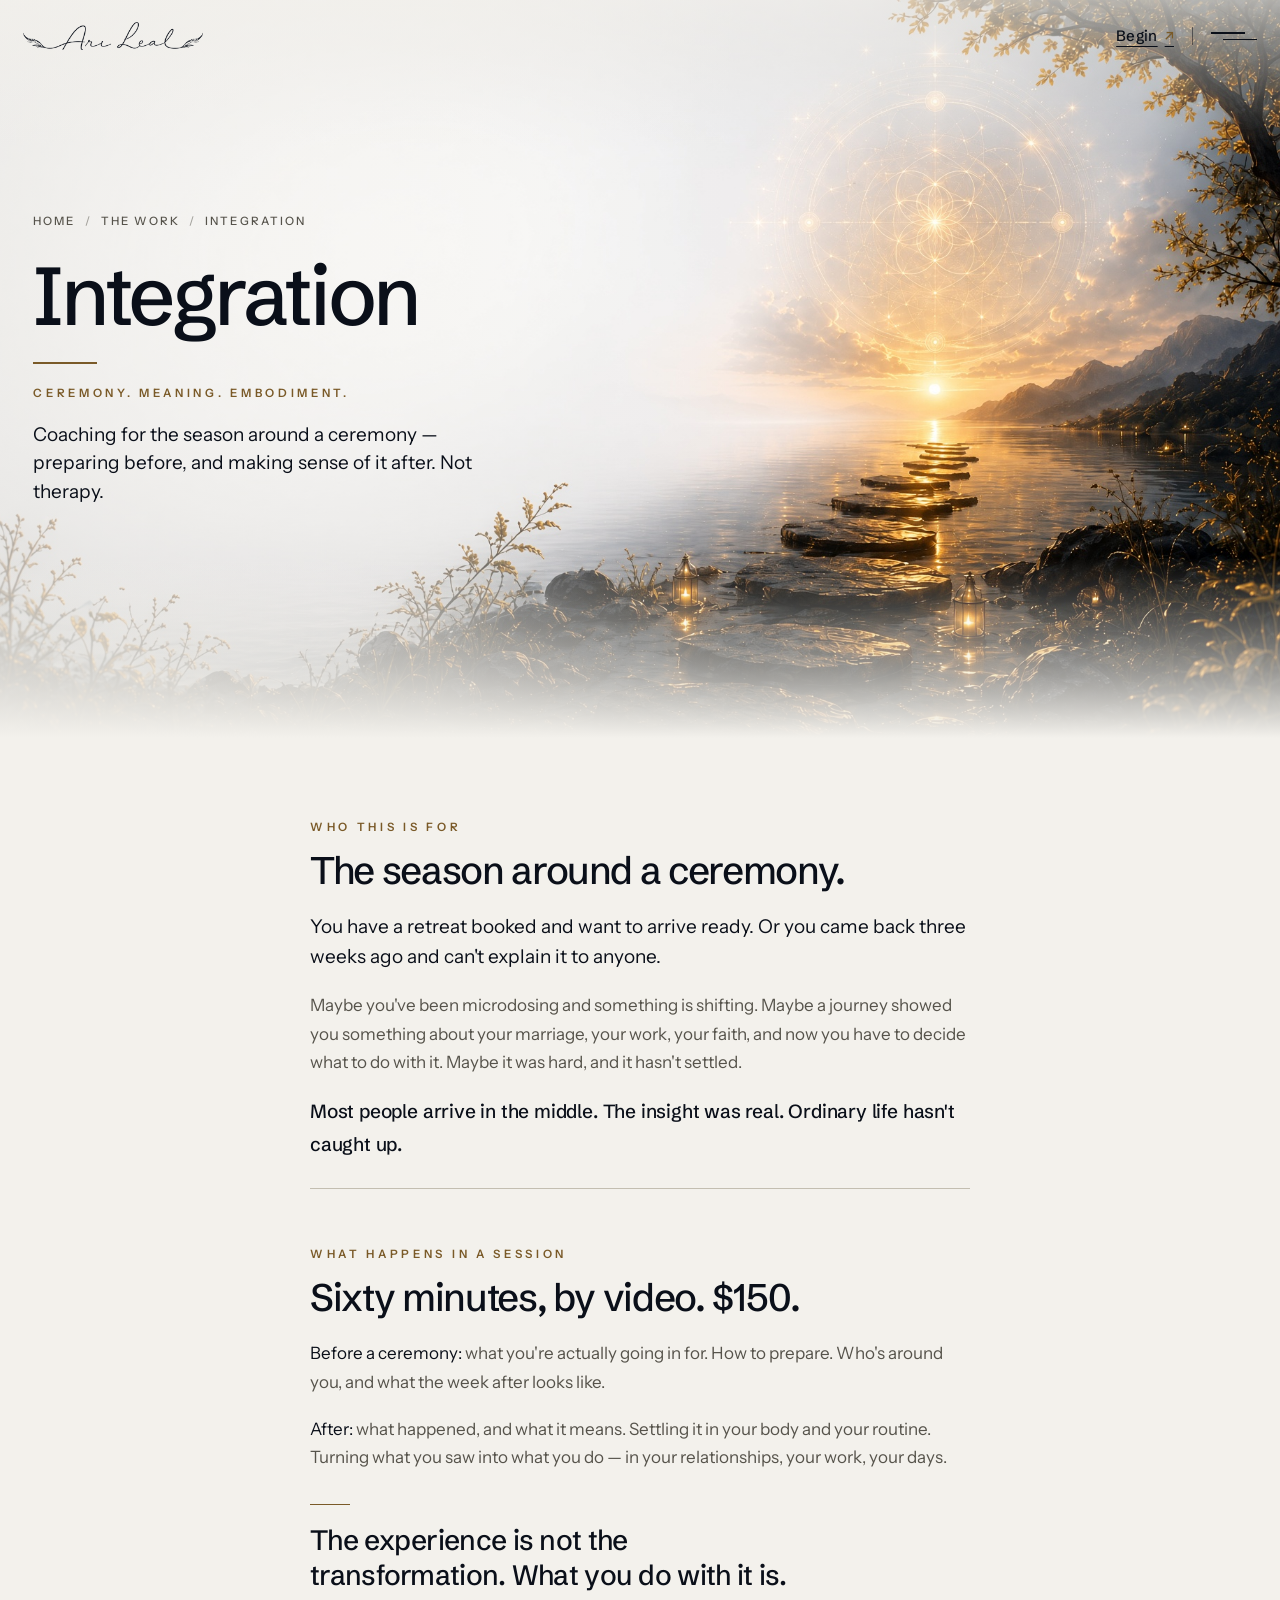
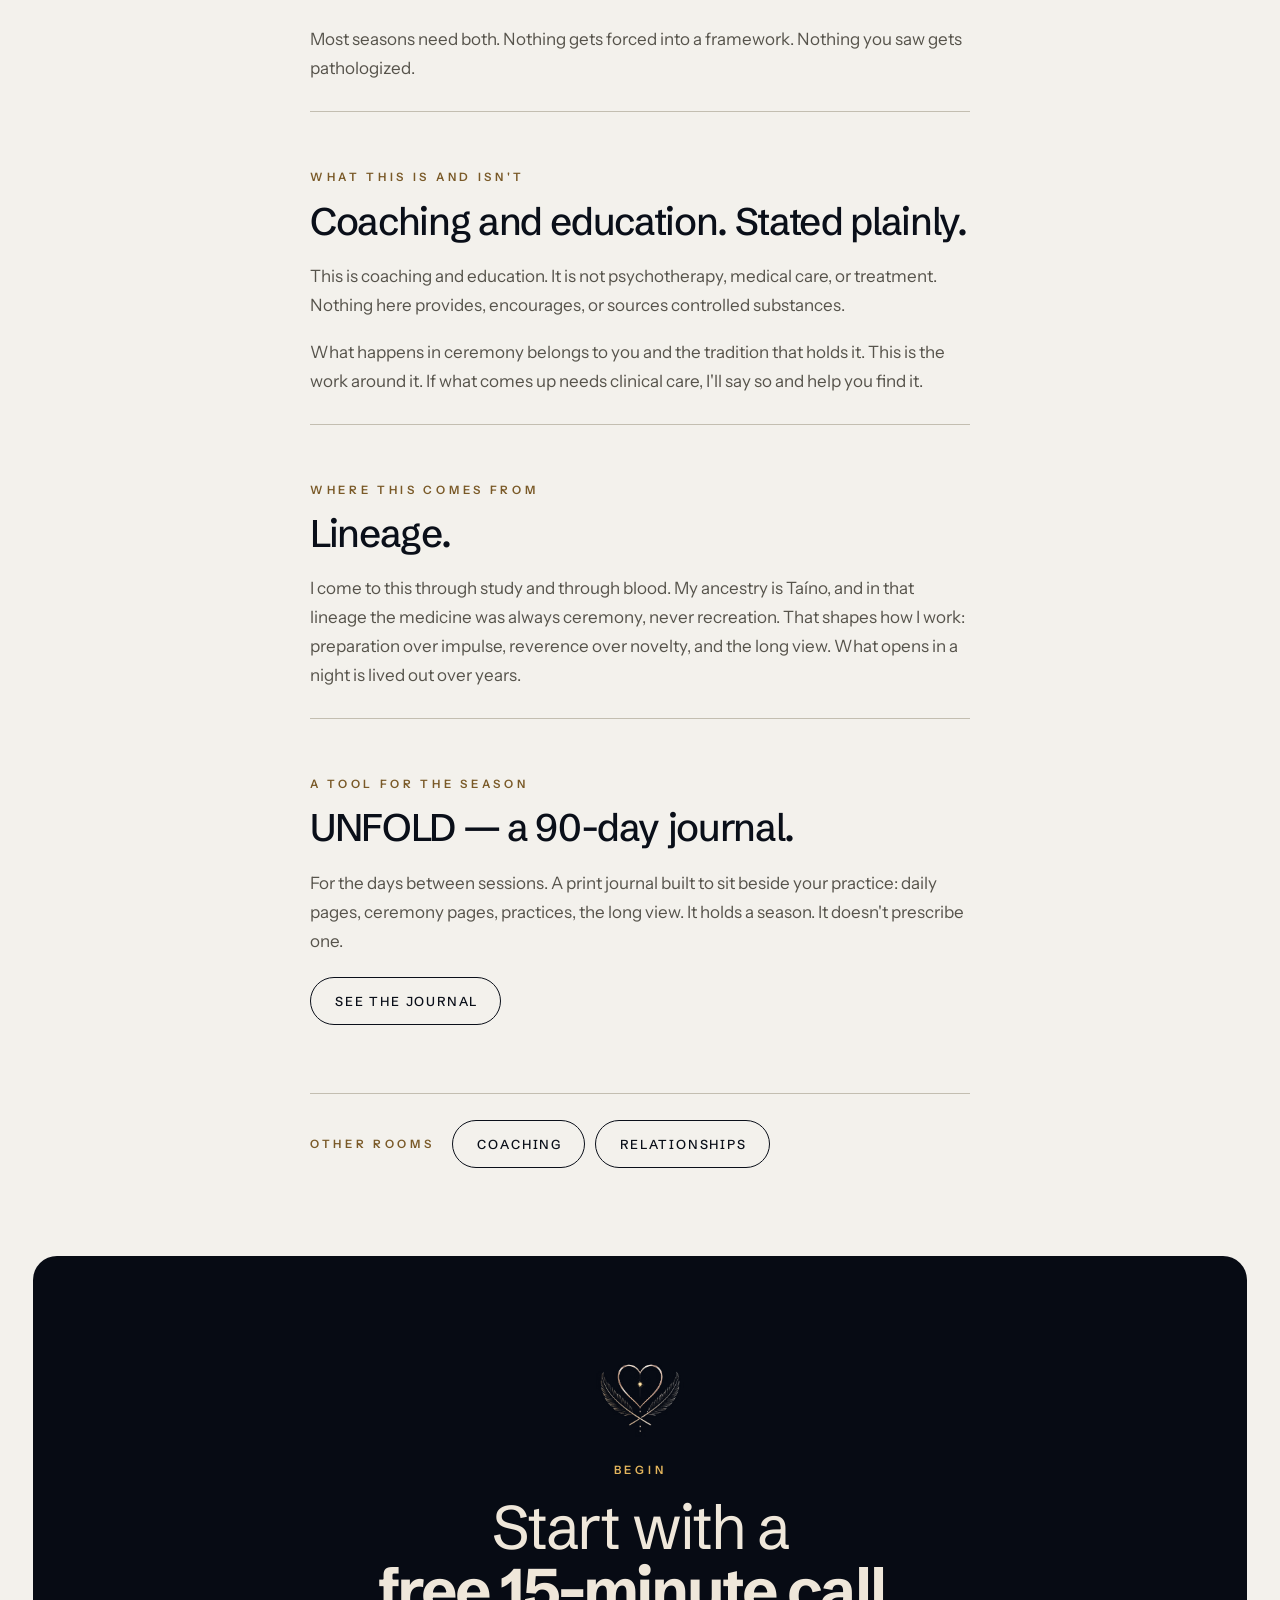
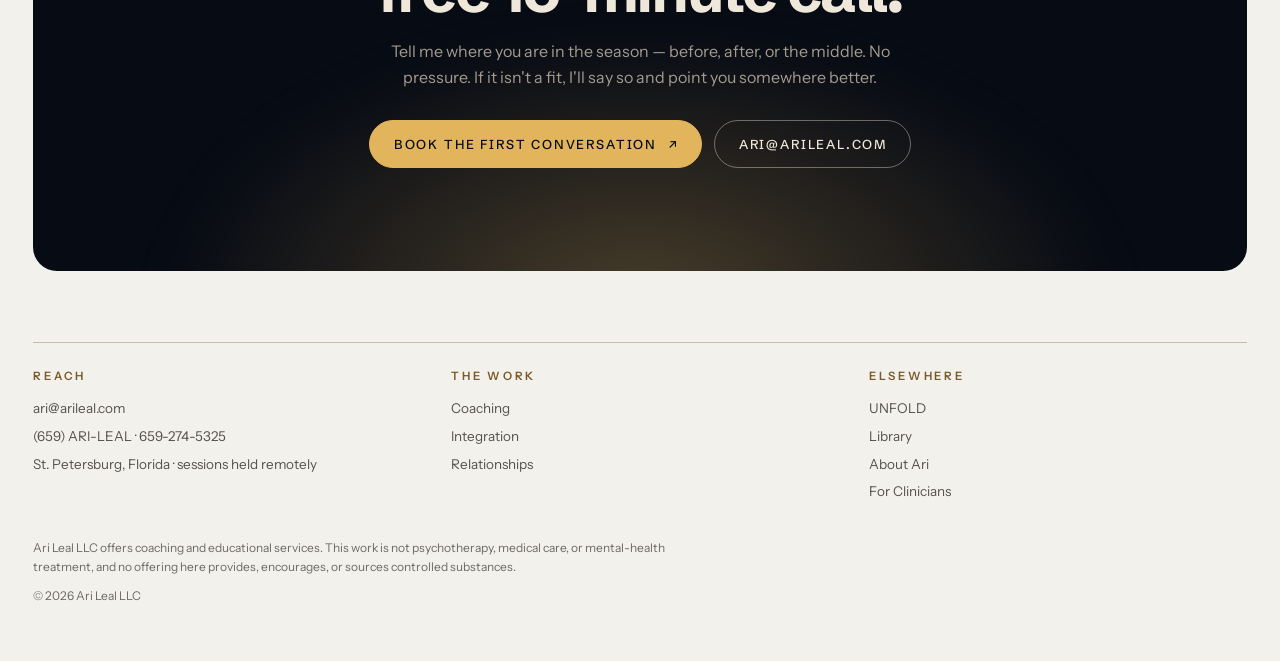
<file: integration.html>
<!DOCTYPE html>
<html lang="en">
<head>
<meta charset="UTF-8">
<meta name="viewport" content="width=device-width, initial-scale=1.0">
<title>Integration &mdash; Ari Leal &middot; Psychedelic preparation and integration coaching</title>
<meta name="description" content="Coaching with Ari Leal for the season around a ceremony &mdash; preparing before, and making sense of it after. Not therapy. Sessions by video, $150.">
<link rel="preconnect" href="https://fonts.googleapis.com">
<link rel="preconnect" href="https://fonts.gstatic.com" crossorigin>
<link rel="stylesheet" href="https://fonts.googleapis.com/css2?family=Schibsted+Grotesk:wght@400;500;600;700;800&family=Instrument+Sans:ital,wght@0,400;0,500;0,600;1,400&display=swap">
<link rel="stylesheet" href="styles.css?v=5">
<link rel="icon" href="favicon.ico" sizes="any">
<link rel="icon" type="image/png" sizes="32x32" href="assets/favicon-32.png">
<link rel="icon" type="image/png" sizes="16x16" href="assets/favicon-16.png">
<link rel="apple-touch-icon" href="assets/apple-touch-icon.png">
<meta name="theme-color" content="#F3F1EC">
<meta property="og:type" content="website">
<meta property="og:site_name" content="Ari Leal">
<meta property="og:title" content="Integration — Ari Leal · Psychedelic preparation and integration coaching">
<meta property="og:description" content="Coaching with Ari Leal for the season around a ceremony — preparing before, and making sense of it after. Not therapy. Sessions by video, $150.">
<meta property="og:image" content="https://www.arileal.com/assets/og-image.jpg">
<meta property="og:image:width" content="1200">
<meta property="og:image:height" content="630">
<meta property="og:url" content="https://www.arileal.com/integration.html">
<meta name="twitter:card" content="summary_large_image">
<meta name="twitter:title" content="Integration — Ari Leal · Psychedelic preparation and integration coaching">
<meta name="twitter:description" content="Coaching with Ari Leal for the season around a ceremony — preparing before, and making sense of it after. Not therapy. Sessions by video, $150.">
<meta name="twitter:image" content="https://www.arileal.com/assets/og-image.jpg">
<link rel="canonical" href="https://www.arileal.com/integration.html">
<script type="application/ld+json">
{
 "@context": "https://schema.org",
 "@graph": [
  {
   "@type": "Service",
   "@id": "https://www.arileal.com/integration.html#service",
   "name": "Integration coaching",
   "url": "https://www.arileal.com/integration.html",
   "serviceType": "Psychedelic integration coaching",
   "description": "Coaching for the season around a ceremony: preparing before and making sense of it after. Not therapy. No substances are provided, encouraged, or sourced.",
   "provider": {
    "@id": "https://www.arileal.com/#business"
   },
   "areaServed": {
    "@type": "Country",
    "name": "United States"
   },
   "availableChannel": {
    "@type": "ServiceChannel",
    "name": "Video sessions"
   }
  }
 ]
}
</script>
</head>
<body>

<nav class="top" aria-label="Primary">
  <div class="nav-l">
    <a class="sig" href="index.html" aria-label="Ari Leal, home">
      <img class="sig-ink" src="assets/signature-ink.png" alt="Ari Leal">
      <img class="sig-light" src="assets/signature.png" alt="" aria-hidden="true">
    </a>
  </div>
  <div class="nav-r">
    <a class="talk" href="https://book.carepatron.com/Ari-Leal--LLC/Ari?p=P2-YDHCMTzukZpEhNmncsw&amp;s=g0jdJdCH">Begin <i>&#8599;</i></a>
    <span class="bar"></span>
    <button class="burger" id="burger" type="button" aria-label="Menu" aria-expanded="false" aria-controls="menu"><i></i><i></i></button>
  </div>
</nav>

<div class="menu" id="menu" aria-hidden="true" inert>
  <div>
    <ul>
      <li><a href="index.html#work">The Work</a></li>
      <li><a href="index.html#unfold">UNFOLD <small>The Cabinet</small></a></li>
      <li><a href="library.html">Library</a></li>
      <li><a href="index.html#ari">About</a></li>
      <li><a href="#begin">Begin</a></li>
      <li><a href="https://clinicians.arileal.com">For Clinicians</a></li>
    </ul>
    <div class="menu-foot"><span>ari@arileal.com</span><span>St. Petersburg, Florida &middot; sessions held remotely</span></div>
  </div>
</div>

<section class="panel" id="hero" data-tone="light" style="background-image:url('assets/hero-integration-light.jpg')">
  <div class="wrap">
    <div class="hero-copy">
      <div class="crumb rv"><a href="index.html">Home</a><span>/</span><a href="index.html#work">The Work</a><span>/</span>Integration</div>
      <h1 class="rv">Integration</h1>
      <div class="rule rv" aria-hidden="true"></div>
      <div class="triad rv">Ceremony. Meaning. Embodiment.</div>
      <p class="desc rv">Coaching for the season around a ceremony &mdash; preparing before, and making sense of it after. Not therapy.</p>
    </div>
  </div>
</section>

<section class="panel" id="read" data-tone="light">
  <div class="wrap"><div class="col">

    <div class="beat">
      <p class="eyebrow">Who this is for</p>
      <h2>The season around a ceremony.</h2>
      <p class="lead">You have a retreat booked and want to arrive ready. Or you came back three weeks ago and can't explain it to anyone.</p>
      <p>Maybe you've been microdosing and something is shifting. Maybe a journey showed you something about your marriage, your work, your faith, and now you have to decide what to do with it. Maybe it was hard, and it hasn't settled.</p>
      <p class="short">Most people arrive in the middle. The insight was real. Ordinary life hasn't caught up.</p>
    </div>

    <div class="beat">
      <p class="eyebrow">What happens in a session</p>
      <h2>Sixty minutes, by video. $150.</h2>
      <p><b style="color:var(--fg);font-weight:400">Before a ceremony:</b> what you're actually going in for. How to prepare. Who's around you, and what the week after looks like.</p>
      <p><b style="color:var(--fg);font-weight:400">After:</b> what happened, and what it means. Settling it in your body and your routine. Turning what you saw into what you do &mdash; in your relationships, your work, your days.</p>
      <p class="pull">The experience is not the transformation. What you do with it is.</p>
      <p>Most seasons need both. Nothing gets forced into a framework. Nothing you saw gets pathologized.</p>
    </div>

    <div class="beat">
      <p class="eyebrow">What this is and isn't</p>
      <h2>Coaching and education. Stated plainly.</h2>
      <p>This is coaching and education. It is not psychotherapy, medical care, or treatment. Nothing here provides, encourages, or sources controlled substances.</p>
      <p>What happens in ceremony belongs to you and the tradition that holds it. This is the work around it. If what comes up needs clinical care, I'll say so and help you find it.</p>
    </div>

    <div class="beat">
      <p class="eyebrow">Where this comes from</p>
      <h2>Lineage.</h2>
      <p>I come to this through study and through blood. My ancestry is Ta&iacute;no, and in that lineage the medicine was always ceremony, never recreation. That shapes how I work: preparation over impulse, reverence over novelty, and the long view. What opens in a night is lived out over years.</p>
    </div>

    <div class="beat">
      <p class="eyebrow">A tool for the season</p>
      <h2>UNFOLD &mdash; a 90-day journal.</h2>
      <p>For the days between sessions. A print journal built to sit beside your practice: daily pages, ceremony pages, practices, the long view. It holds a season. It doesn't prescribe one.</p>
      <p style="margin-top:22px"><a class="pill pill--ghost" href="unfold.html">See the journal</a></p>
    </div>

    <div class="switch">
      <span class="lbl">Other rooms</span>
      <a class="pill pill--ghost" href="coaching.html">Coaching</a>
      <a class="pill pill--ghost" href="match-checking.html">Relationships</a>
    </div>

  </div></div>
</section>

<section class="panel" id="begin" data-tone="light">
  <div class="night-card" data-tone="dark">
    <div class="begin-inner">
      <img class="emblem rv" src="assets/mark-t.png" alt="" aria-hidden="true" loading="lazy">
      <p class="eyebrow rv">Begin</p>
      <h2 class="rv">Start with a <b>free 15-minute call.</b></h2>
      <p class="lede rv">Tell me where you are in the season &mdash; before, after, or the middle. No pressure. If it isn't a fit, I'll say so and point you somewhere better.</p>
      <div class="cta-row rv">
        <a class="pill pill--solid mag" href="https://book.carepatron.com/Ari-Leal--LLC/Ari?p=P2-YDHCMTzukZpEhNmncsw&amp;s=g0jdJdCH">Book the first conversation <i aria-hidden="true">&#8599;</i></a>
        <a class="pill pill--ghost mag" href="mailto:ari@arileal.com">ari@arileal.com</a>
      </div>
    </div>
  </div>
</section>

<footer class="site-foot">
  <div class="shell">
    <div class="foot">
      <div><p class="fh">Reach</p><a href="mailto:ari@arileal.com">ari@arileal.com</a><a href="tel:+16592745325">(659) ARI-LEAL &middot; 659-274-5325</a><span>St. Petersburg, Florida &middot; sessions held remotely</span></div>
      <div><p class="fh">The Work</p><a href="coaching.html">Coaching</a><a href="integration.html">Integration</a><a href="match-checking.html">Relationships</a></div>
      <div><p class="fh">Elsewhere</p><a href="unfold.html">UNFOLD</a><a href="library.html">Library</a><a href="index.html#ari">About Ari</a><a href="https://clinicians.arileal.com">For Clinicians</a></div>
    </div>
    <p class="fine">Ari Leal LLC offers coaching and educational services. This work is not psychotherapy, medical care, or mental-health treatment, and no offering here provides, encourages, or sources controlled substances.</p>
    <p class="fine">&copy; 2026 Ari Leal LLC</p>
  </div>
</footer>

<script>
(function(){
  var root=document.documentElement, body=document.body; root.classList.add('js');
  var reduce=window.matchMedia('(prefers-reduced-motion: reduce)').matches;
  var fine=window.matchMedia('(hover: hover) and (pointer: fine)').matches;

  /* reveals */
  var panels=[].slice.call(document.querySelectorAll('.panel'));
  if('IntersectionObserver' in window){
    var io=new IntersectionObserver(function(es){es.forEach(function(e){
      if(e.isIntersecting){e.target.classList.add('is-in');io.unobserve(e.target);}
    });},{threshold:0,rootMargin:'0px 0px -10% 0px'});
    panels.forEach(function(p){io.observe(p);});
  }else{panels.forEach(function(p){p.classList.add('is-in');});}
  if(panels[0])panels[0].classList.add('is-in');

  /* nav: light over night, a soft fade once the page moves */
  var darks=[].slice.call(document.querySelectorAll('[data-tone="dark"]'));
  function paint(){
    var dark=false, full=false;
    for(var i=0;i<darks.length;i++){var r=darks[i].getBoundingClientRect();
      if(r.top<=40&&r.bottom>=40){dark=true;full=!darks[i].classList.contains('night-card');break;}}
    body.classList.toggle('dark-nav',dark);
    body.classList.toggle('scrolled',window.scrollY>24&&(!dark||full));
  }
  var tick=false;
  window.addEventListener('scroll',function(){if(!tick){tick=true;requestAnimationFrame(function(){tick=false;paint();});}},{passive:true});
  window.addEventListener('resize',paint); paint();

  /* menu */
  var burger=document.getElementById('burger'), menuEl=document.getElementById('menu');
  function setMenu(open){
    body.classList.toggle('menu-open',open);
    burger.setAttribute('aria-expanded',open?'true':'false');
    menuEl.setAttribute('aria-hidden',open?'false':'true');
    menuEl.inert=!open;
    if(open){var f=menuEl.querySelector('a');if(f)setTimeout(function(){f.focus({preventScroll:true});},120);}
    else if(document.activeElement&&menuEl.contains(document.activeElement)){burger.focus();}
  }
  burger.addEventListener('click',function(){setMenu(!body.classList.contains('menu-open'));});
  [].slice.call(menuEl.querySelectorAll('a')).forEach(function(a){a.addEventListener('click',function(){setMenu(false);});});
  document.addEventListener('keydown',function(e){if(e.key==='Escape'&&body.classList.contains('menu-open'))setMenu(false);});

  /* magnetic pills: a light spring toward the pointer, fine pointers only */
  if(fine&&!reduce){
    [].slice.call(document.querySelectorAll('.mag')).forEach(function(b){
      var tx=0,ty=0,x=0,y=0,vx=0,vy=0,run=false;
      function step(){
        vx=(vx+(tx-x)*.16)*.72; vy=(vy+(ty-y)*.16)*.72; x+=vx; y+=vy;
        b.style.transform='translate('+x.toFixed(2)+'px,'+y.toFixed(2)+'px)';
        if(Math.abs(tx-x)+Math.abs(ty-y)+Math.abs(vx)+Math.abs(vy)>.05)requestAnimationFrame(step);
        else{run=false;if(!tx&&!ty)b.style.transform='';}
      }
      function kick(){if(!run){run=true;requestAnimationFrame(step);}}
      b.addEventListener('pointermove',function(e){var r=b.getBoundingClientRect();
        tx=(e.clientX-r.left-r.width/2)*.16; ty=(e.clientY-r.top-r.height/2)*.22; kick();});
      b.addEventListener('pointerleave',function(){tx=0;ty=0;kick();});
    });
  }
})();
</script>
</body>
</html>
</file>
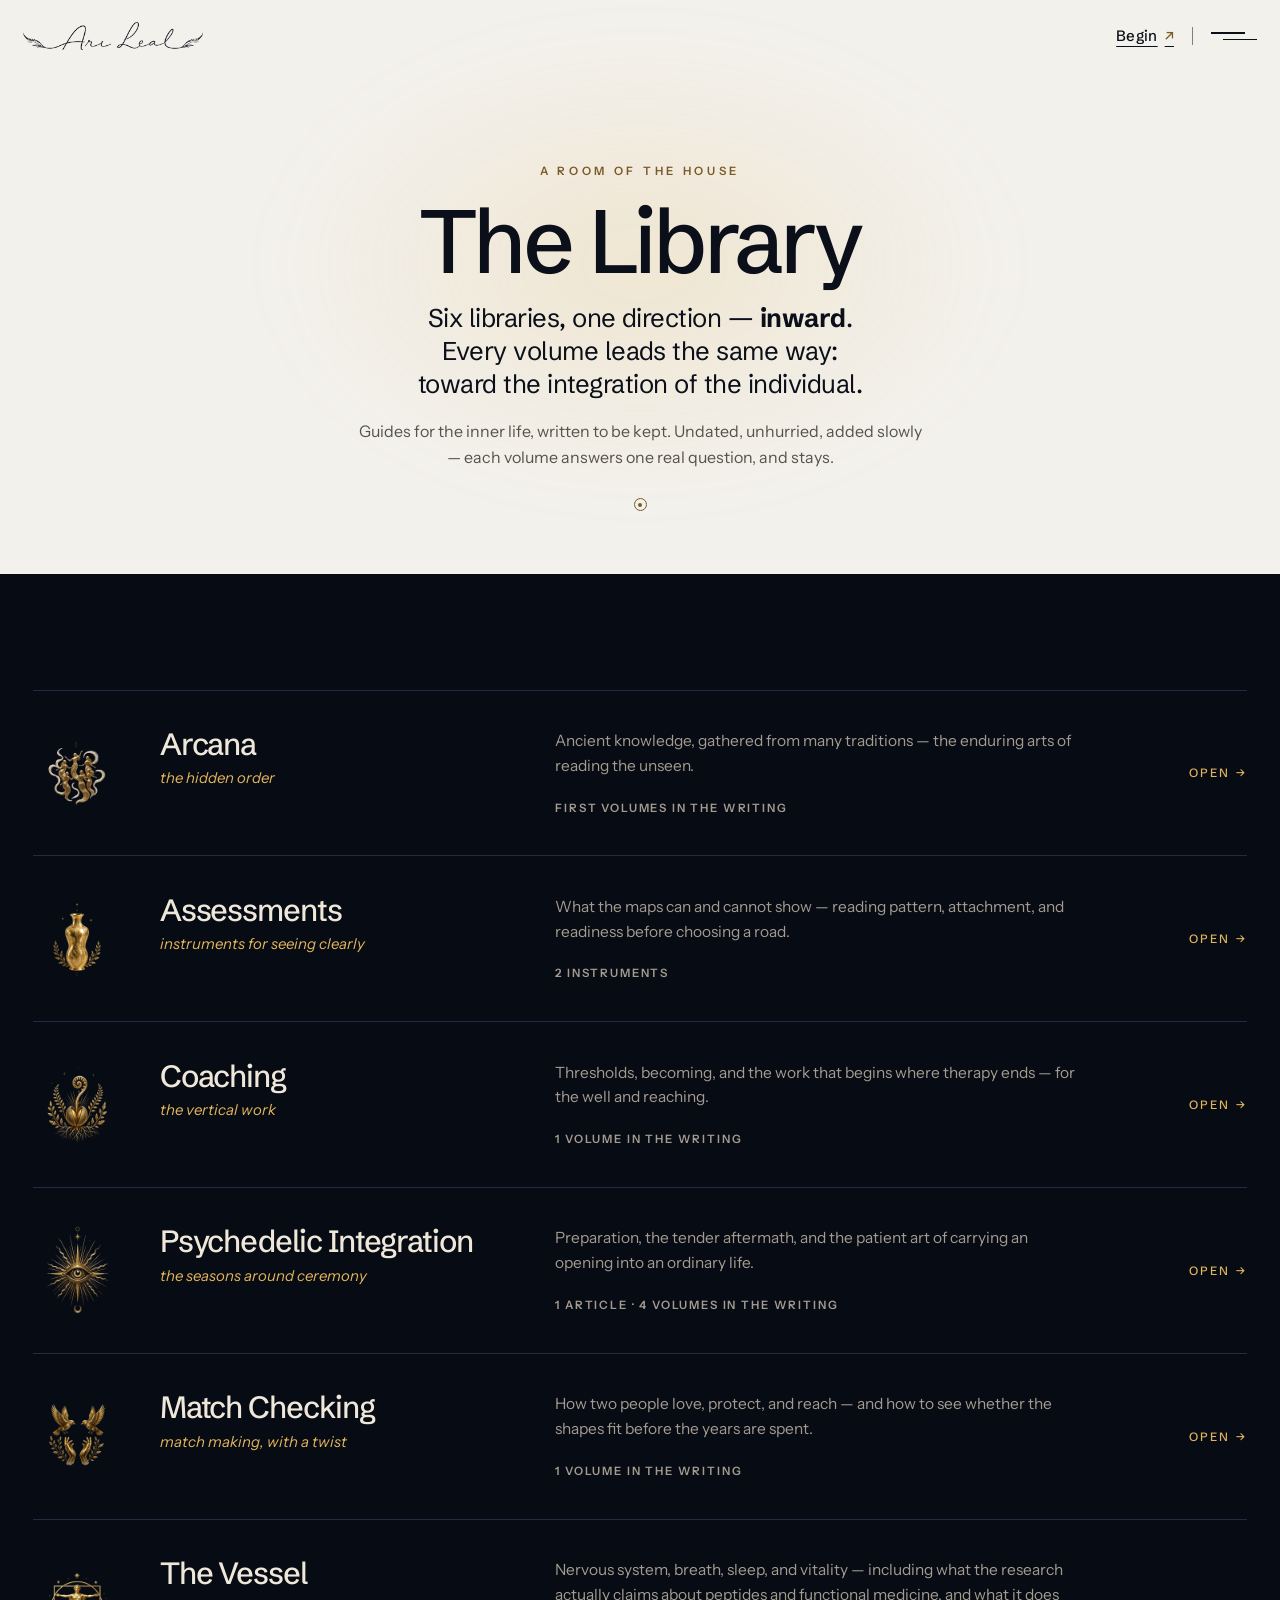
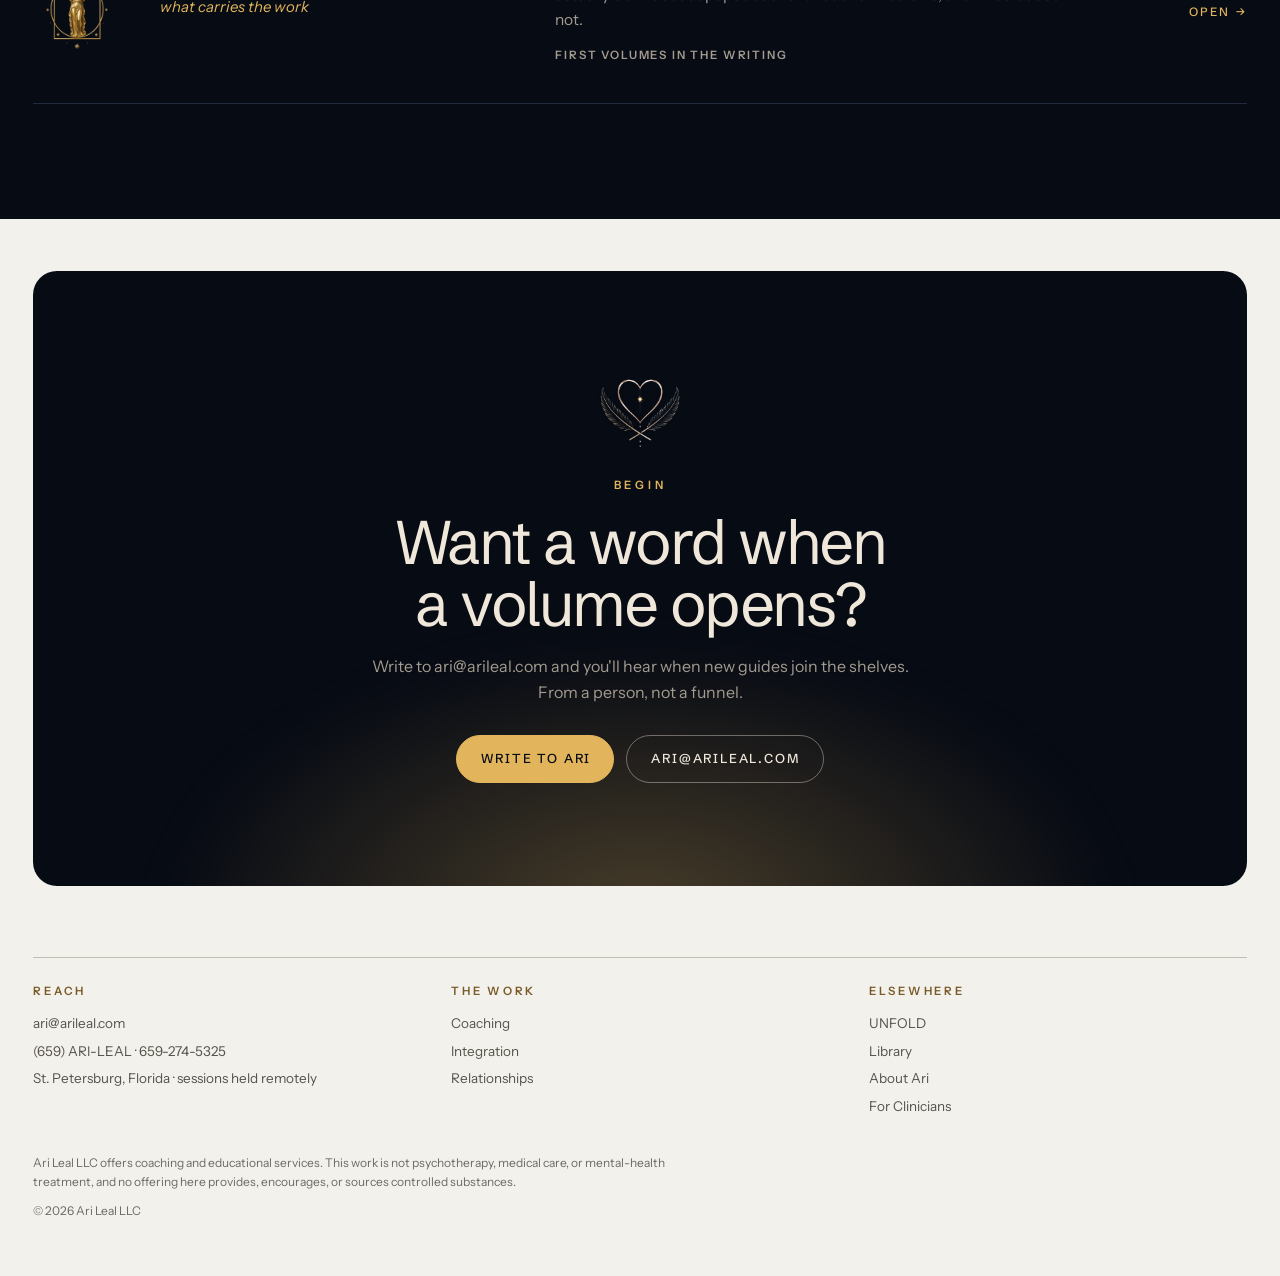
<file: library.html>
<!DOCTYPE html>
<html lang="en">
<head>
<meta charset="UTF-8">
<meta name="viewport" content="width=device-width, initial-scale=1.0">
<title>The Library &mdash; guides for the inner life &middot; Ari Leal</title>
<meta name="description" content="The Library: evergreen guides on psychedelic integration, coaching, assessment, compatibility, the body and the esoteric traditions — written by Ari Leal.">
<link rel="preconnect" href="https://fonts.googleapis.com">
<link rel="preconnect" href="https://fonts.gstatic.com" crossorigin>
<link rel="stylesheet" href="https://fonts.googleapis.com/css2?family=Schibsted+Grotesk:wght@400;500;600;700;800&family=Instrument+Sans:ital,wght@0,400;0,500;0,600;1,400&display=swap">
<link rel="stylesheet" href="styles.css?v=5">
<link rel="icon" href="favicon.ico" sizes="any">
<link rel="icon" type="image/png" sizes="32x32" href="assets/favicon-32.png">
<link rel="icon" type="image/png" sizes="16x16" href="assets/favicon-16.png">
<link rel="apple-touch-icon" href="assets/apple-touch-icon.png">
<meta name="theme-color" content="#F3F1EC">
<meta property="og:type" content="website">
<meta property="og:site_name" content="Ari Leal">
<meta property="og:title" content="The Library — guides for the inner life · Ari Leal">
<meta property="og:description" content="The Library: evergreen guides on psychedelic integration, coaching, assessment, compatibility, the body and the esoteric traditions — written by Ari Leal.">
<meta property="og:image" content="https://www.arileal.com/assets/og-image.jpg">
<meta property="og:image:width" content="1200">
<meta property="og:image:height" content="630">
<meta property="og:url" content="https://www.arileal.com/library.html">
<meta name="twitter:card" content="summary_large_image">
<meta name="twitter:title" content="The Library — guides for the inner life · Ari Leal">
<meta name="twitter:description" content="The Library: evergreen guides on psychedelic integration, coaching, assessment, compatibility, the body and the esoteric traditions — written by Ari Leal.">
<meta name="twitter:image" content="https://www.arileal.com/assets/og-image.jpg">
<link rel="canonical" href="https://www.arileal.com/library.html">
<script type="application/ld+json">
{
 "@context": "https://schema.org",
 "@graph": [
  {
   "@type": "CollectionPage",
   "name": "The Library",
   "url": "https://www.arileal.com/library.html",
   "description": "Evergreen guides on psychedelic integration, coaching, assessment, compatibility, the body and the esoteric traditions, written by Ari Leal.",
   "author": {
    "@type": "Person",
    "@id": "https://www.arileal.com/#ari",
    "name": "Ari Leal"
   }
  }
 ]
}
</script>
</head>
<body>

<nav class="top" aria-label="Primary">
  <div class="nav-l">
    <a class="sig" href="index.html" aria-label="Ari Leal, home">
      <img class="sig-ink" src="assets/signature-ink.png" alt="Ari Leal">
      <img class="sig-light" src="assets/signature.png" alt="" aria-hidden="true">
    </a>
  </div>
  <div class="nav-r">
    <a class="talk" href="https://book.carepatron.com/Ari-Leal--LLC/Ari?p=P2-YDHCMTzukZpEhNmncsw&amp;s=g0jdJdCH">Begin <i>&#8599;</i></a>
    <span class="bar"></span>
    <button class="burger" id="burger" type="button" aria-label="Menu" aria-expanded="false" aria-controls="menu"><i></i><i></i></button>
  </div>
</nav>

<div class="menu" id="menu" aria-hidden="true" inert>
  <div>
    <ul>
      <li><a href="index.html#work">The Work</a></li>
      <li><a href="index.html#unfold">UNFOLD <small>The Cabinet</small></a></li>
      <li><a href="library.html">Library</a></li>
      <li><a href="index.html#ari">About</a></li>
      <li><a href="#begin">Begin</a></li>
      <li><a href="https://clinicians.arileal.com">For Clinicians</a></li>
    </ul>
    <div class="menu-foot"><span>ari@arileal.com</span><span>St. Petersburg, Florida &middot; sessions held remotely</span></div>
  </div>
</div>
<section class="panel" id="atrium" data-tone="light">
  <div class="wrap">
    <p class="eyebrow rv">A room of the house</p>
    <h1 class="rv">The Library</h1>
    <p class="lib-center rv">Six libraries, one direction &mdash; <em>inward</em>. Every volume leads the same way: toward the integration of the individual.</p>
    <p class="lede rv">Guides for the inner life, written to be kept. Undated, unhurried, added slowly &mdash; each volume answers one real question, and stays.</p>
    <div class="center-mark rv" aria-hidden="true"></div>
  </div>
</section>

<section class="panel" id="shelves" data-tone="dark">
  <div class="wrap">
    <div class="wings">
      <button class="wing rv" data-open="panel-arcana">
        <img src="assets/motif-chorus.png" alt="" aria-hidden="true" loading="lazy">
        <h2>Arcana</h2>
        <p class="kicker">the hidden order</p>
        <p>Ancient knowledge, gathered from many traditions &mdash; the enduring arts of reading the unseen.</p>
        <span class="count">first volumes in the writing</span>
        <span class="enter">Open &rarr;</span>
      </button>
      <button class="wing rv" data-open="panel-assessments">
        <img src="assets/motif-vessel.png" alt="" aria-hidden="true" loading="lazy">
        <h2>Assessments</h2>
        <p class="kicker">instruments for seeing clearly</p>
        <p>What the maps can and cannot show &mdash; reading pattern, attachment, and readiness before choosing a road.</p>
        <span class="count">2 instruments</span>
        <span class="enter">Open &rarr;</span>
      </button>
      <button class="wing rv" data-open="panel-coaching">
        <img src="assets/motif-becoming.png" alt="" aria-hidden="true" loading="lazy">
        <h2>Coaching</h2>
        <p class="kicker">the vertical work</p>
        <p>Thresholds, becoming, and the work that begins where therapy ends &mdash; for the well and reaching.</p>
        <span class="count">1 volume in the writing</span>
        <span class="enter">Open &rarr;</span>
      </button>
      <button class="wing rv" data-open="panel-integration">
        <img src="assets/motif-mystery.png" alt="" aria-hidden="true" loading="lazy">
        <h2>Psychedelic Integration</h2>
        <p class="kicker">the seasons around ceremony</p>
        <p>Preparation, the tender aftermath, and the patient art of carrying an opening into an ordinary life.</p>
        <span class="count">1 article &middot; 4 volumes in the writing</span>
        <span class="enter">Open &rarr;</span>
      </button>
      <button class="wing rv" data-open="panel-match-checking">
        <img src="assets/motif-kinship.png" alt="" aria-hidden="true" loading="lazy">
        <h2>Match Checking</h2>
        <p class="kicker">match making, with a twist</p>
        <p>How two people love, protect, and reach &mdash; and how to see whether the shapes fit before the years are spent.</p>
        <span class="count">1 volume in the writing</span>
        <span class="enter">Open &rarr;</span>
      </button>
      <button class="wing rv" data-open="panel-the-vessel">
        <img src="assets/motif-the-vessel.png" alt="" aria-hidden="true" loading="lazy">
        <h2>The Vessel</h2>
        <p class="kicker">what carries the work</p>
        <p>Nervous system, breath, sleep, and vitality &mdash; including what the research actually claims about peptides and functional medicine, and what it does not.</p>
        <span class="count">first volumes in the writing</span>
        <span class="enter">Open &rarr;</span>
      </button>
    </div>
  </div>
</section>

<div class="lp-scrim" data-scrim></div>
<div class="lpanel" id="panel-arcana" role="dialog" aria-modal="true" aria-label="Arcana">
  <button class="lp-close" data-close aria-label="Close">&#10005;</button>
  <div class="lp-head"><img src="assets/motif-chorus.png" alt="">
    <h2>Arcana</h2><p class="kicker">the hidden order</p><p class="srline">Ancient knowledge, gathered from many traditions &mdash; the enduring arts of reading the unseen.</p></div>
  <div class="lp-vols"><div class="shelf-empty">the first volumes are in the writing</div></div>
</div>
<div class="lpanel" id="panel-assessments" role="dialog" aria-modal="true" aria-label="Assessments">
  <button class="lp-close" data-close aria-label="Close">&#10005;</button>
  <div class="lp-head"><img src="assets/motif-vessel.png" alt="">
    <h2>Assessments</h2><p class="kicker">instruments for seeing clearly</p><p class="srline">What the maps can and cannot show &mdash; reading pattern, attachment, and readiness before choosing a road.</p></div>
  <div class="lp-vols"><div class="shelf-label">Instruments</div>
  <a class="vol" href="holding-map.html"><div class="vnum">No. 01</div><div><h3>The Holding Map</h3>
  <p>Not whether a spiritual or unusual experience was real &mdash; where it is sitting in a life: what it costs, how much room it takes, and how alone you are in it.</p></div></a>
  <a class="vol" href="same-side.html"><div class="vnum">No. 02</div><div><h3>Same Side of the Table</h3>
  <p>A decision tool for partners who build together, in love and in business &mdash; private scores, a pre-mortem, and a separate seat for what the decision means to each of you.</p></div></a>
  <div class="shelf-empty" style="border-top:none">further instruments in the writing</div></div>
</div>
<div class="lpanel" id="panel-coaching" role="dialog" aria-modal="true" aria-label="Coaching">
  <button class="lp-close" data-close aria-label="Close">&#10005;</button>
  <div class="lp-head"><img src="assets/motif-becoming.png" alt="">
    <h2>Coaching</h2><p class="kicker">the vertical work</p><p class="srline">Thresholds, becoming, and the work that begins where therapy ends &mdash; for the well and reaching.</p></div>
  <div class="lp-vols"><div class="vol"><div class="vnum">Volume I</div><div><h3>Coaching or Therapy &mdash; Which Do You Need?</h3>
  <p>One tends the wound and brings the exile home; the other lifts the whole self toward what it's becoming. An honest map for choosing.</p><span class="vsoon">in the writing</span></div></div>
  <div class="shelf-empty" style="border-top:none">further volumes in the writing</div></div>
</div>
<div class="lpanel" id="panel-integration" role="dialog" aria-modal="true" aria-label="Psychedelic Integration">
  <button class="lp-close" data-close aria-label="Close">&#10005;</button>
  <div class="lp-head"><img src="assets/motif-mystery.png" alt="">
    <h2>Psychedelic Integration</h2><p class="kicker">the seasons around ceremony</p><p class="srline">Preparation, the tender aftermath, and the patient art of carrying an opening into an ordinary life.</p></div>
  <div class="lp-vols"><div class="shelf-label">Articles by Ari Leal</div>
  <a class="vol" href="article-pharmacology-revolution.html"><div class="vnum">August 2026</div><div><h3>The Psychedelic Renaissance Is Becoming a Pharmacology Revolution</h3>
  <p>FDA final guidance, Phase 3 psilocybin, and breakthrough designations for short-acting compounds &mdash; a map of where drug development stands, and what it means for the person doing the integration work.</p></div></a>
  <div class="shelf-label" style="margin-top:26px">Volumes</div>
  <div class="vol"><div class="vnum">Volume I</div><div><h3>What Is Psychedelic Integration?</h3>
  <p>The work that begins when the experience ends &mdash; what integration actually is, and how a season of it unfolds.</p><span class="vsoon">in the writing</span></div></div>
  <div class="vol"><div class="vnum">Volume II</div><div><h3>Preparing for Ceremony</h3>
  <p>The slow, honest work of readiness &mdash; intention, ground, and the questions worth sitting with before any threshold is crossed.</p><span class="vsoon">in the writing</span></div></div>
  <div class="vol"><div class="vnum">Volume III</div><div><h3>After the Ceremony: The First Thirty Days</h3>
  <p>The visions fade and the dishes remain &mdash; a companion for the tender first month.</p><span class="vsoon">in the writing</span></div></div>
  <div class="vol"><div class="vnum">Volume IV</div><div><h3>How to Journal a Season of Integration</h3>
  <p>Why paper still beats the mind at holding a season &mdash; and a practice for writing your way through ninety days.</p><span class="vsoon">in the writing</span></div></div></div>
</div>
<div class="lpanel" id="panel-match-checking" role="dialog" aria-modal="true" aria-label="Match Checking">
  <button class="lp-close" data-close aria-label="Close">&#10005;</button>
  <div class="lp-head"><img src="assets/motif-kinship.png" alt="">
    <h2>Match Checking</h2><p class="kicker">match making, with a twist</p><p class="srline">How two people love, protect, and reach &mdash; and how to see whether the shapes fit before the years are spent.</p></div>
  <div class="lp-vols"><div class="vol"><div class="vnum">Volume I</div><div><h3>Match Checking or Match Making &mdash; Which Are You Looking For?</h3>
  <p>Matchmaking introduces you to someone. Match Checking reads what happens once two people have already met &mdash; how each one loves, protects, and reaches, and whether those shapes actually fit.</p><span class="vsoon">in the writing</span></div></div>
  <div class="shelf-empty" style="border-top:none">further volumes in the writing</div></div>
</div>
<div class="lpanel" id="panel-the-vessel" role="dialog" aria-modal="true" aria-label="The Vessel">
  <button class="lp-close" data-close aria-label="Close">&#10005;</button>
  <div class="lp-head"><img src="assets/motif-the-vessel.png" alt="">
    <h2>The Vessel</h2><p class="kicker">what carries the work</p><p class="srline">Nervous system, breath, sleep, and vitality &mdash; including what the research actually claims about peptides and functional medicine, and what it does not.</p></div>
  <div class="lp-vols"><div class="shelf-empty">the first volumes are in the writing</div></div>
</div>

<section class="panel" id="begin" data-tone="light">
  <div class="night-card" data-tone="dark">
    <div class="begin-inner">
      <img class="emblem rv" src="assets/mark-t.png" alt="" aria-hidden="true" loading="lazy">
      <p class="eyebrow rv">Begin</p>
      <h2 class="rv">Want a word when a volume opens?</h2>
      <p class="lede rv">Write to ari@arileal.com and you'll hear when new guides join the shelves. From a person, not a funnel.</p>
      <div class="cta-row rv">
        <a class="pill pill--solid mag" href="mailto:ari@arileal.com?subject=The%20Library">Write to Ari</a>
        <a class="pill pill--ghost mag" href="mailto:ari@arileal.com">ari@arileal.com</a>
      </div>
    </div>
  </div>
</section>

<footer class="site-foot">
  <div class="shell">
    <div class="foot">
      <div><p class="fh">Reach</p><a href="mailto:ari@arileal.com">ari@arileal.com</a><a href="tel:+16592745325">(659) ARI-LEAL &middot; 659-274-5325</a><span>St. Petersburg, Florida &middot; sessions held remotely</span></div>
      <div><p class="fh">The Work</p><a href="coaching.html">Coaching</a><a href="integration.html">Integration</a><a href="match-checking.html">Relationships</a></div>
      <div><p class="fh">Elsewhere</p><a href="unfold.html">UNFOLD</a><a href="library.html">Library</a><a href="index.html#ari">About Ari</a><a href="https://clinicians.arileal.com">For Clinicians</a></div>
    </div>
    <p class="fine">Ari Leal LLC offers coaching and educational services. This work is not psychotherapy, medical care, or mental-health treatment, and no offering here provides, encourages, or sources controlled substances.</p>
    <p class="fine">&copy; 2026 Ari Leal LLC</p>
  </div>
</footer>

<script>
(function(){
  var root=document.documentElement, body=document.body; root.classList.add('js');
  var reduce=window.matchMedia('(prefers-reduced-motion: reduce)').matches;
  var fine=window.matchMedia('(hover: hover) and (pointer: fine)').matches;

  /* reveals */
  var panels=[].slice.call(document.querySelectorAll('.panel'));
  if('IntersectionObserver' in window){
    var io=new IntersectionObserver(function(es){es.forEach(function(e){
      if(e.isIntersecting){e.target.classList.add('is-in');io.unobserve(e.target);}
    });},{threshold:0,rootMargin:'0px 0px -10% 0px'});
    panels.forEach(function(p){io.observe(p);});
  }else{panels.forEach(function(p){p.classList.add('is-in');});}
  if(panels[0])panels[0].classList.add('is-in');

  /* nav: light over night, a soft fade once the page moves */
  var darks=[].slice.call(document.querySelectorAll('[data-tone="dark"]'));
  function paint(){
    var dark=false, full=false;
    for(var i=0;i<darks.length;i++){var r=darks[i].getBoundingClientRect();
      if(r.top<=40&&r.bottom>=40){dark=true;full=!darks[i].classList.contains('night-card');break;}}
    body.classList.toggle('dark-nav',dark);
    body.classList.toggle('scrolled',window.scrollY>24&&(!dark||full));
  }
  var tick=false;
  window.addEventListener('scroll',function(){if(!tick){tick=true;requestAnimationFrame(function(){tick=false;paint();});}},{passive:true});
  window.addEventListener('resize',paint); paint();

  /* menu */
  var burger=document.getElementById('burger'), menuEl=document.getElementById('menu');
  function setMenu(open){
    body.classList.toggle('menu-open',open);
    burger.setAttribute('aria-expanded',open?'true':'false');
    menuEl.setAttribute('aria-hidden',open?'false':'true');
    menuEl.inert=!open;
    if(open){var f=menuEl.querySelector('a');if(f)setTimeout(function(){f.focus({preventScroll:true});},120);}
    else if(document.activeElement&&menuEl.contains(document.activeElement)){burger.focus();}
  }
  burger.addEventListener('click',function(){setMenu(!body.classList.contains('menu-open'));});
  [].slice.call(menuEl.querySelectorAll('a')).forEach(function(a){a.addEventListener('click',function(){setMenu(false);});});
  document.addEventListener('keydown',function(e){if(e.key==='Escape'&&body.classList.contains('menu-open'))setMenu(false);});

  /* magnetic pills: a light spring toward the pointer, fine pointers only */
  if(fine&&!reduce){
    [].slice.call(document.querySelectorAll('.mag')).forEach(function(b){
      var tx=0,ty=0,x=0,y=0,vx=0,vy=0,run=false;
      function step(){
        vx=(vx+(tx-x)*.16)*.72; vy=(vy+(ty-y)*.16)*.72; x+=vx; y+=vy;
        b.style.transform='translate('+x.toFixed(2)+'px,'+y.toFixed(2)+'px)';
        if(Math.abs(tx-x)+Math.abs(ty-y)+Math.abs(vx)+Math.abs(vy)>.05)requestAnimationFrame(step);
        else{run=false;if(!tx&&!ty)b.style.transform='';}
      }
      function kick(){if(!run){run=true;requestAnimationFrame(step);}}
      b.addEventListener('pointermove',function(e){var r=b.getBoundingClientRect();
        tx=(e.clientX-r.left-r.width/2)*.16; ty=(e.clientY-r.top-r.height/2)*.22; kick();});
      b.addEventListener('pointerleave',function(){tx=0;ty=0;kick();});
    });
  }
})();
</script>
<script>
(function(){
  var scrim=document.querySelector('[data-scrim]'), open=null;
  function openP(id){
    open=document.getElementById(id); if(!open) return;
    open.classList.add('open'); scrim.classList.add('open');
    document.body.style.overflow='hidden';
    try{ history.pushState({p:id},'','#'+id.replace('panel-','')); }catch(e){}
  }
  function closeP(fromPop){
    if(!open) return;
    open.classList.remove('open'); scrim.classList.remove('open');
    document.body.style.overflow=''; open=null;
    if(!fromPop){ try{ history.back(); }catch(e){} }
  }
  document.querySelectorAll('[data-open]').forEach(function(b){b.addEventListener('click',function(){openP(b.dataset.open);});});
  document.querySelectorAll('[data-close]').forEach(function(b){b.addEventListener('click',function(){closeP(false);});});
  scrim.addEventListener('click',function(){closeP(false);});
  document.addEventListener('keydown',function(e){ if(e.key==='Escape') closeP(false); });
  window.addEventListener('popstate',function(){closeP(true);});
  if(location.hash){
    var p=document.getElementById('panel-'+location.hash.slice(1));
    if(p){ open=p; p.classList.add('open'); scrim.classList.add('open'); document.body.style.overflow='hidden'; }
  }
})();
</script>

</body>
</html>
</file>
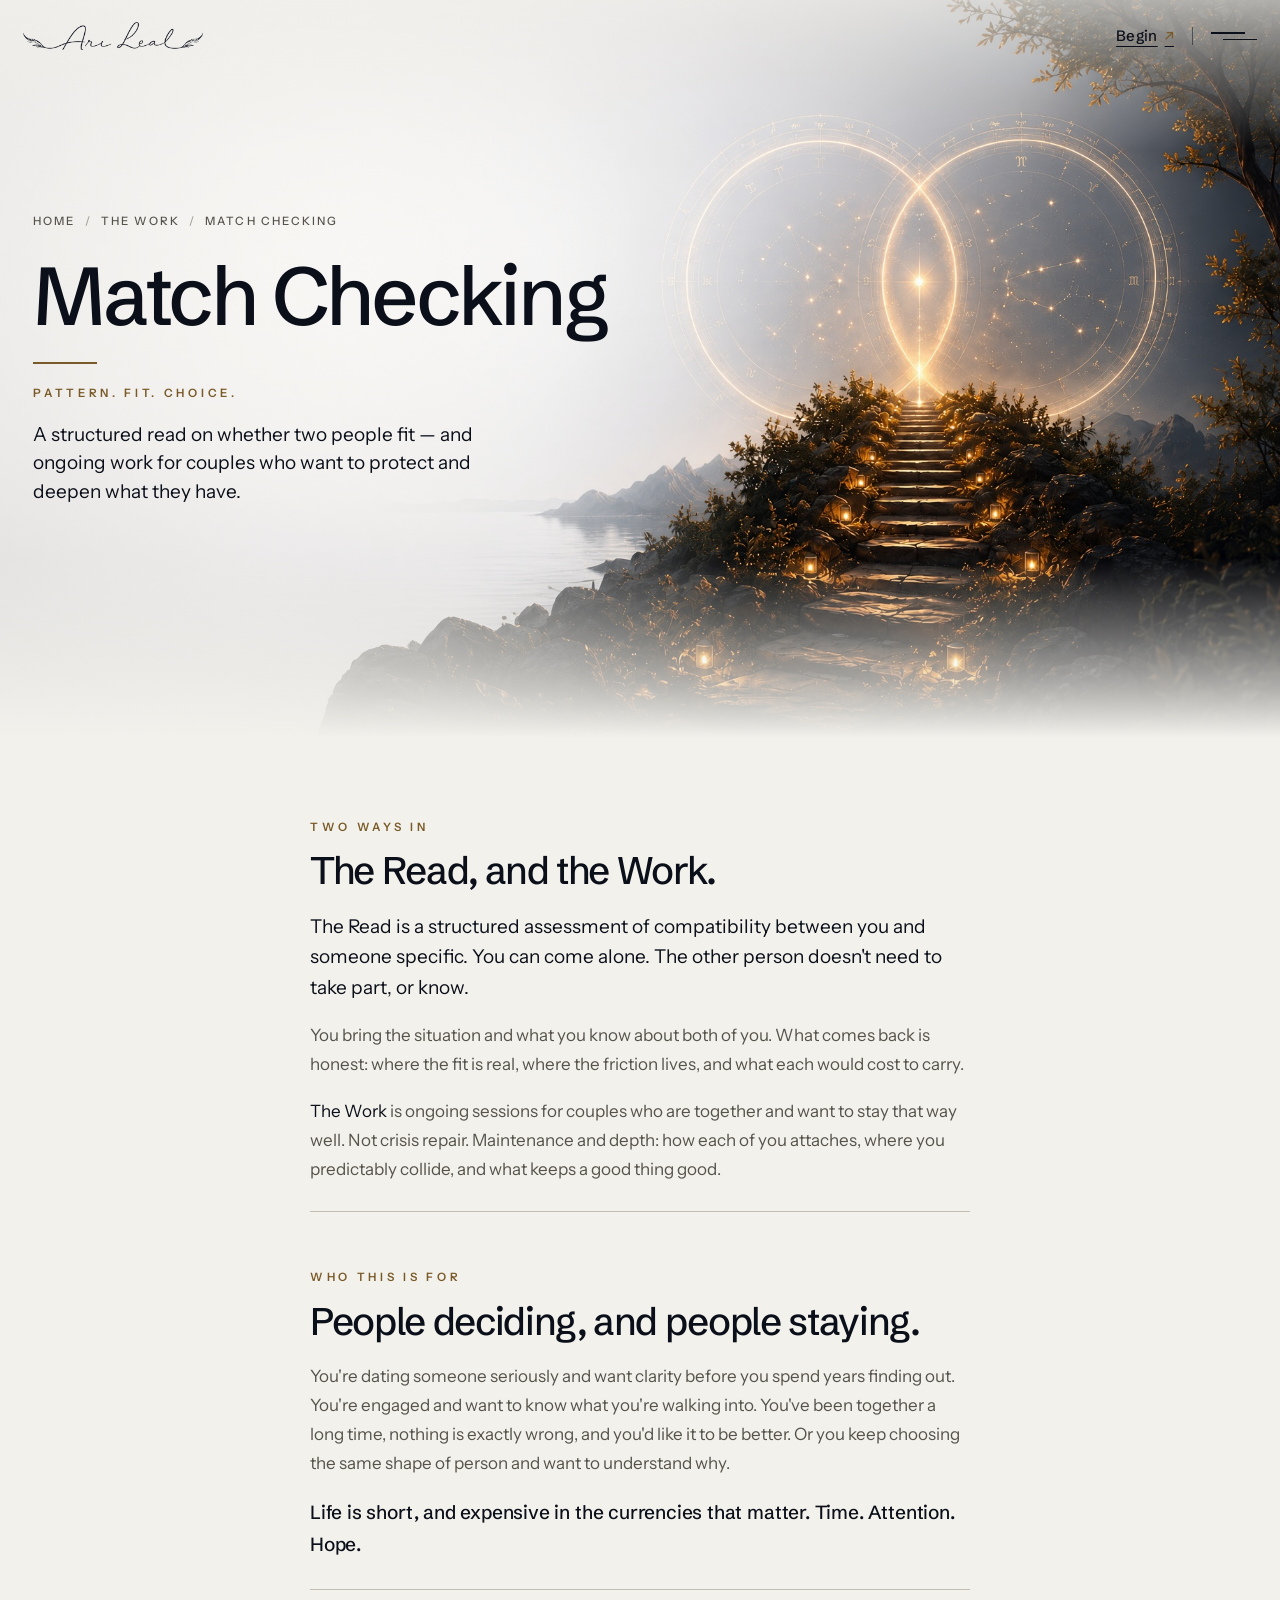
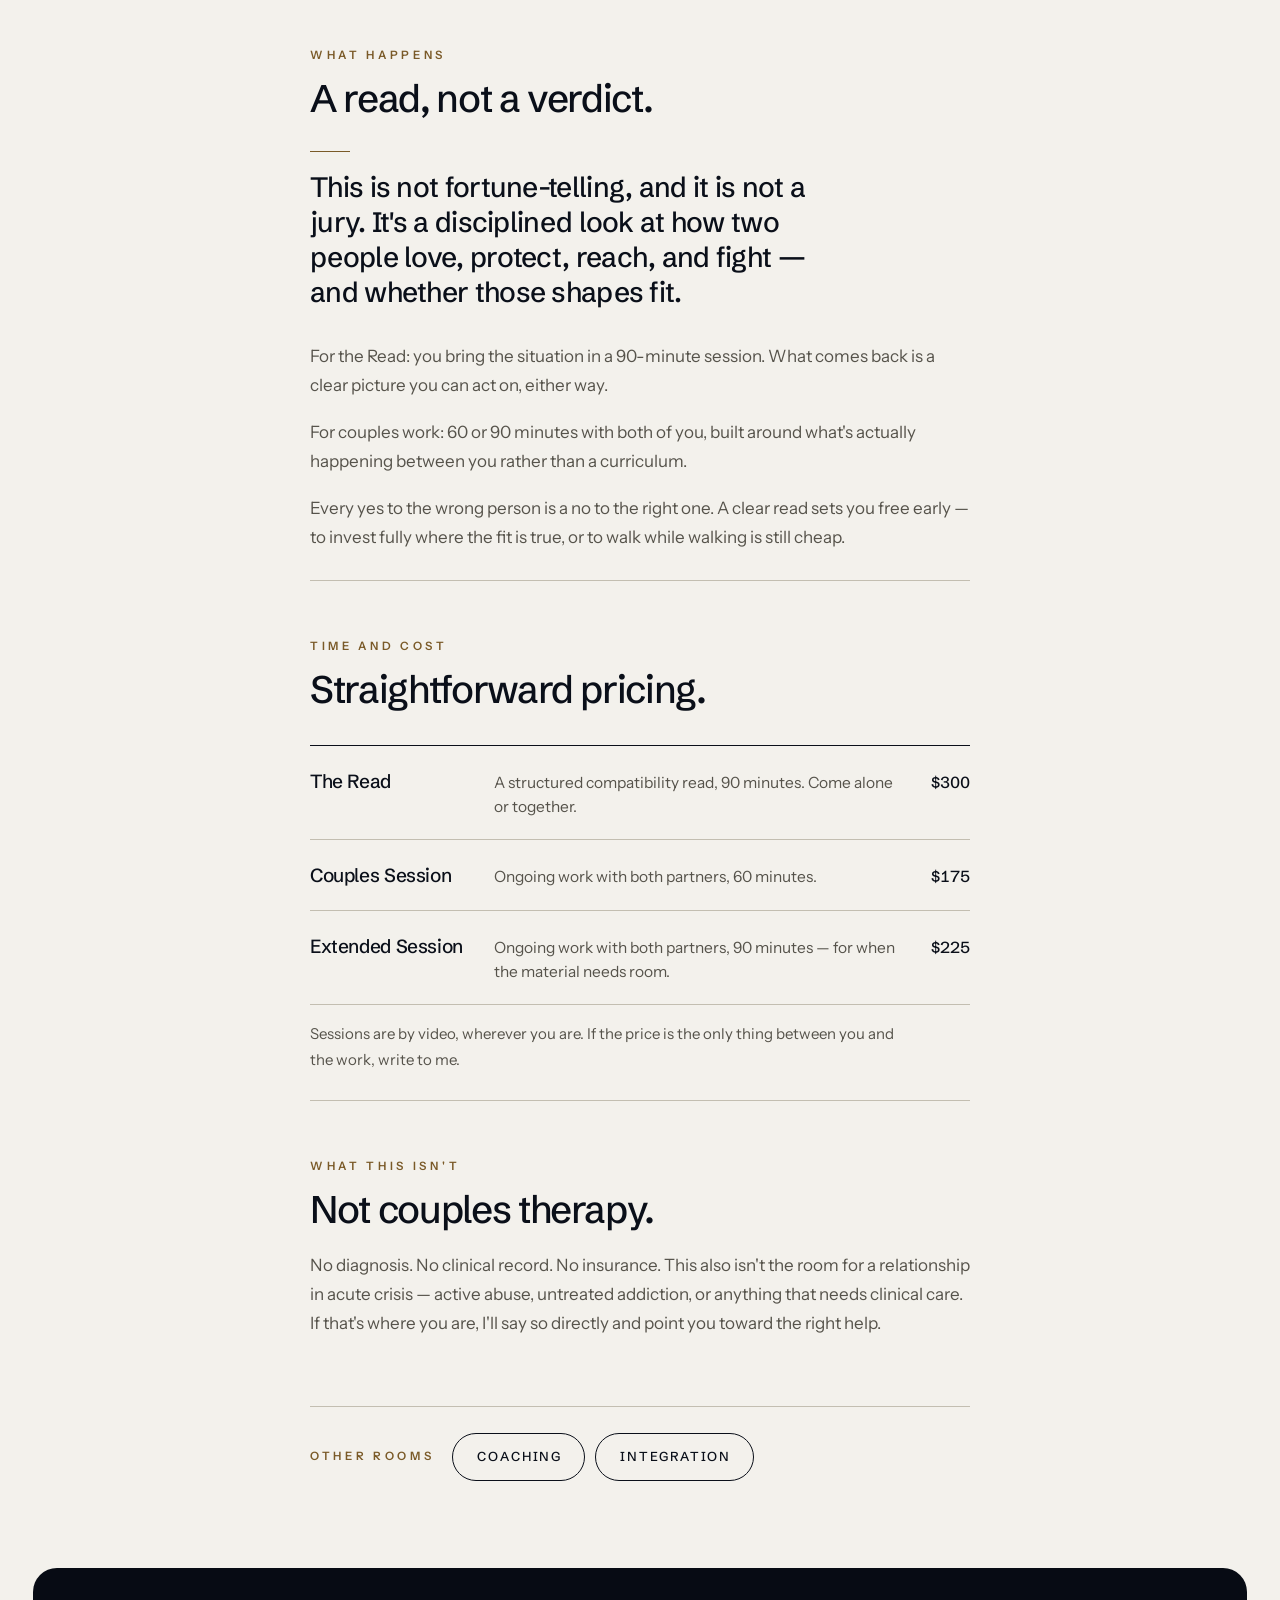
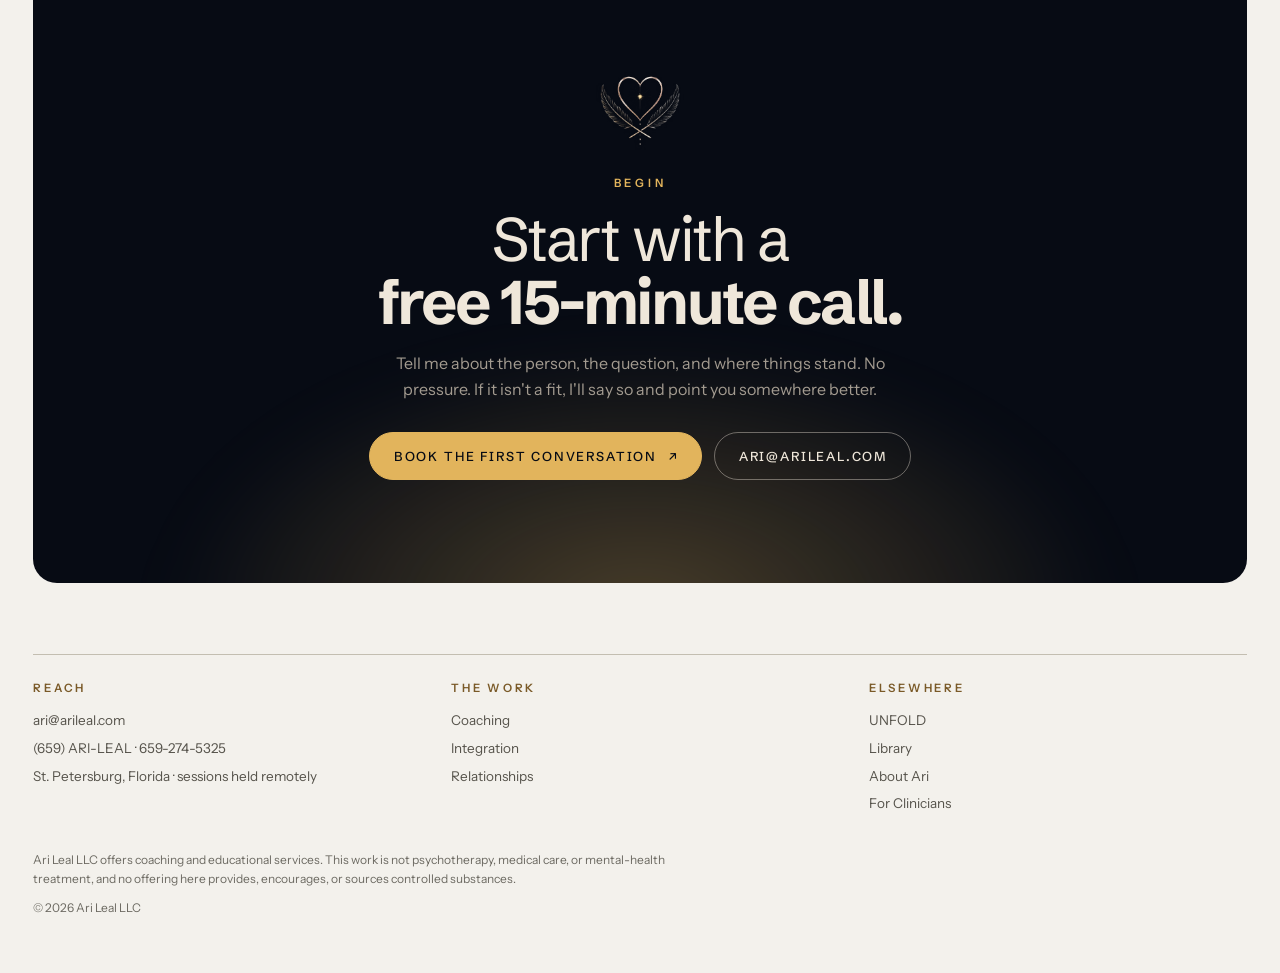
<file: match-checking.html>
<!DOCTYPE html>
<html lang="en">
<head>
<meta charset="UTF-8">
<meta name="viewport" content="width=device-width, initial-scale=1.0">
<title>Match Checking &mdash; Ari Leal &middot; Compatibility reads and couples coaching</title>
<meta name="description" content="A structured read on whether two people fit, plus ongoing coaching for couples who want to protect and deepen what they have. Come alone or together. Not couples therapy.">
<link rel="preconnect" href="https://fonts.googleapis.com">
<link rel="preconnect" href="https://fonts.gstatic.com" crossorigin>
<link rel="stylesheet" href="https://fonts.googleapis.com/css2?family=Schibsted+Grotesk:wght@400;500;600;700;800&family=Instrument+Sans:ital,wght@0,400;0,500;0,600;1,400&display=swap">
<link rel="stylesheet" href="styles.css?v=5">
<link rel="icon" href="favicon.ico" sizes="any">
<link rel="icon" type="image/png" sizes="32x32" href="assets/favicon-32.png">
<link rel="icon" type="image/png" sizes="16x16" href="assets/favicon-16.png">
<link rel="apple-touch-icon" href="assets/apple-touch-icon.png">
<meta name="theme-color" content="#F3F1EC">
<meta property="og:type" content="website">
<meta property="og:site_name" content="Ari Leal">
<meta property="og:title" content="Match Checking — Ari Leal · Compatibility reads and couples coaching">
<meta property="og:description" content="A structured read on whether two people fit, plus ongoing coaching for couples who want to protect and deepen what they have. Come alone or together. Not couples therapy.">
<meta property="og:image" content="https://www.arileal.com/assets/og-image.jpg">
<meta property="og:image:width" content="1200">
<meta property="og:image:height" content="630">
<meta property="og:url" content="https://www.arileal.com/match-checking.html">
<meta name="twitter:card" content="summary_large_image">
<meta name="twitter:title" content="Match Checking — Ari Leal · Compatibility reads and couples coaching">
<meta name="twitter:description" content="A structured read on whether two people fit, plus ongoing coaching for couples who want to protect and deepen what they have. Come alone or together. Not couples therapy.">
<meta name="twitter:image" content="https://www.arileal.com/assets/og-image.jpg">
<link rel="canonical" href="https://www.arileal.com/match-checking.html">
<script type="application/ld+json">
{
 "@context": "https://schema.org",
 "@graph": [
  {
   "@type": "Service",
   "@id": "https://www.arileal.com/match-checking.html#service",
   "name": "Match Checking",
   "url": "https://www.arileal.com/match-checking.html",
   "serviceType": "Relationship coaching",
   "description": "A structured read on whether two people fit, plus ongoing coaching for couples who want to protect and deepen what they have. Not couples therapy.",
   "provider": {
    "@id": "https://www.arileal.com/#business"
   },
   "areaServed": {
    "@type": "Country",
    "name": "United States"
   },
   "availableChannel": {
    "@type": "ServiceChannel",
    "name": "Video sessions"
   }
  }
 ]
}
</script>
</head>
<body>

<nav class="top" aria-label="Primary">
  <div class="nav-l">
    <a class="sig" href="index.html" aria-label="Ari Leal, home">
      <img class="sig-ink" src="assets/signature-ink.png" alt="Ari Leal">
      <img class="sig-light" src="assets/signature.png" alt="" aria-hidden="true">
    </a>
  </div>
  <div class="nav-r">
    <a class="talk" href="https://book.carepatron.com/Ari-Leal--LLC/Ari?p=P2-YDHCMTzukZpEhNmncsw&amp;s=g0jdJdCH">Begin <i>&#8599;</i></a>
    <span class="bar"></span>
    <button class="burger" id="burger" type="button" aria-label="Menu" aria-expanded="false" aria-controls="menu"><i></i><i></i></button>
  </div>
</nav>

<div class="menu" id="menu" aria-hidden="true" inert>
  <div>
    <ul>
      <li><a href="index.html#work">The Work</a></li>
      <li><a href="index.html#unfold">UNFOLD <small>The Cabinet</small></a></li>
      <li><a href="library.html">Library</a></li>
      <li><a href="index.html#ari">About</a></li>
      <li><a href="#begin">Begin</a></li>
      <li><a href="https://clinicians.arileal.com">For Clinicians</a></li>
    </ul>
    <div class="menu-foot"><span>ari@arileal.com</span><span>St. Petersburg, Florida &middot; sessions held remotely</span></div>
  </div>
</div>

<section class="panel" id="hero" data-tone="light" style="background-image:url('assets/hero-match-checking-light.jpg')">
  <div class="wrap">
    <div class="hero-copy">
      <div class="crumb rv"><a href="index.html">Home</a><span>/</span><a href="index.html#work">The Work</a><span>/</span>Match Checking</div>
      <h1 class="rv">Match&nbsp;Checking</h1>
      <div class="rule rv" aria-hidden="true"></div>
      <div class="triad rv">Pattern. Fit. Choice.</div>
      <p class="desc rv">A structured read on whether two people fit &mdash; and ongoing work for couples who want to protect and deepen what they have.</p>
    </div>
  </div>
</section>

<section class="panel" id="read" data-tone="light">
  <div class="wrap"><div class="col">

    <div class="beat">
      <p class="eyebrow">Two ways in</p>
      <h2>The Read, and the Work.</h2>
      <p class="lead"><b style="color:var(--fg);font-weight:400">The Read</b> is a structured assessment of compatibility between you and someone specific. You can come alone. The other person doesn't need to take part, or know.</p>
      <p>You bring the situation and what you know about both of you. What comes back is honest: where the fit is real, where the friction lives, and what each would cost to carry.</p>
      <p><b style="color:var(--fg);font-weight:400">The Work</b> is ongoing sessions for couples who are together and want to stay that way well. Not crisis repair. Maintenance and depth: how each of you attaches, where you predictably collide, and what keeps a good thing good.</p>
    </div>

    <div class="beat">
      <p class="eyebrow">Who this is for</p>
      <h2>People deciding, and people staying.</h2>
      <p>You're dating someone seriously and want clarity before you spend years finding out. You're engaged and want to know what you're walking into. You've been together a long time, nothing is exactly wrong, and you'd like it to be better. Or you keep choosing the same shape of person and want to understand why.</p>
      <p class="short">Life is short, and expensive in the currencies that matter. Time. Attention. Hope.</p>
    </div>

    <div class="beat">
      <p class="eyebrow">What happens</p>
      <h2>A read, not a verdict.</h2>
      <p class="pull">This is not fortune-telling, and it is not a jury. It's a disciplined look at how two people love, protect, reach, and fight &mdash; and whether those shapes fit.</p>
      <p>For the Read: you bring the situation in a 90-minute session. What comes back is a clear picture you can act on, either way.</p>
      <p>For couples work: 60 or 90 minutes with both of you, built around what's actually happening between you rather than a curriculum.</p>
      <p>Every yes to the wrong person is a no to the right one. A clear read sets you free early &mdash; to invest fully where the fit is true, or to walk while walking is still cheap.</p>
    </div>

    <div class="beat">
      <p class="eyebrow">Time and cost</p>
      <h2>Straightforward pricing.</h2>
      <div class="arcs">
        <div class="arc"><div class="name">The Read</div><div class="d">A structured compatibility read, 90 minutes. Come alone or together.</div><div class="price">$300</div></div>
        <div class="arc"><div class="name">Couples Session</div><div class="d">Ongoing work with both partners, 60 minutes.</div><div class="price">$175</div></div>
        <div class="arc"><div class="name">Extended Session</div><div class="d">Ongoing work with both partners, 90 minutes &mdash; for when the material needs room.</div><div class="price">$225</div></div>
      </div>
      <p class="arcs-note">Sessions are by video, wherever you are. If the price is the only thing between you and the work, write to me.</p>
    </div>

    <div class="beat">
      <p class="eyebrow">What this isn't</p>
      <h2>Not couples therapy.</h2>
      <p>No diagnosis. No clinical record. No insurance. This also isn't the room for a relationship in acute crisis &mdash; active abuse, untreated addiction, or anything that needs clinical care. If that's where you are, I'll say so directly and point you toward the right help.</p>
    </div>

    <div class="switch">
      <span class="lbl">Other rooms</span>
      <a class="pill pill--ghost" href="coaching.html">Coaching</a>
      <a class="pill pill--ghost" href="integration.html">Integration</a>
    </div>

  </div></div>
</section>

<section class="panel" id="begin" data-tone="light">
  <div class="night-card" data-tone="dark">
    <div class="begin-inner">
      <img class="emblem rv" src="assets/mark-t.png" alt="" aria-hidden="true" loading="lazy">
      <p class="eyebrow rv">Begin</p>
      <h2 class="rv">Start with a <b>free 15-minute call.</b></h2>
      <p class="lede rv">Tell me about the person, the question, and where things stand. No pressure. If it isn't a fit, I'll say so and point you somewhere better.</p>
      <div class="cta-row rv">
        <a class="pill pill--solid mag" href="https://book.carepatron.com/Ari-Leal--LLC/Ari?p=P2-YDHCMTzukZpEhNmncsw&amp;s=g0jdJdCH">Book the first conversation <i aria-hidden="true">&#8599;</i></a>
        <a class="pill pill--ghost mag" href="mailto:ari@arileal.com">ari@arileal.com</a>
      </div>
    </div>
  </div>
</section>

<footer class="site-foot">
  <div class="shell">
    <div class="foot">
      <div><p class="fh">Reach</p><a href="mailto:ari@arileal.com">ari@arileal.com</a><a href="tel:+16592745325">(659) ARI-LEAL &middot; 659-274-5325</a><span>St. Petersburg, Florida &middot; sessions held remotely</span></div>
      <div><p class="fh">The Work</p><a href="coaching.html">Coaching</a><a href="integration.html">Integration</a><a href="match-checking.html">Relationships</a></div>
      <div><p class="fh">Elsewhere</p><a href="unfold.html">UNFOLD</a><a href="library.html">Library</a><a href="index.html#ari">About Ari</a><a href="https://clinicians.arileal.com">For Clinicians</a></div>
    </div>
    <p class="fine">Ari Leal LLC offers coaching and educational services. This work is not psychotherapy, medical care, or mental-health treatment, and no offering here provides, encourages, or sources controlled substances.</p>
    <p class="fine">&copy; 2026 Ari Leal LLC</p>
  </div>
</footer>

<script>
(function(){
  var root=document.documentElement, body=document.body; root.classList.add('js');
  var reduce=window.matchMedia('(prefers-reduced-motion: reduce)').matches;
  var fine=window.matchMedia('(hover: hover) and (pointer: fine)').matches;

  /* reveals */
  var panels=[].slice.call(document.querySelectorAll('.panel'));
  if('IntersectionObserver' in window){
    var io=new IntersectionObserver(function(es){es.forEach(function(e){
      if(e.isIntersecting){e.target.classList.add('is-in');io.unobserve(e.target);}
    });},{threshold:0,rootMargin:'0px 0px -10% 0px'});
    panels.forEach(function(p){io.observe(p);});
  }else{panels.forEach(function(p){p.classList.add('is-in');});}
  if(panels[0])panels[0].classList.add('is-in');

  /* nav: light over night, a soft fade once the page moves */
  var darks=[].slice.call(document.querySelectorAll('[data-tone="dark"]'));
  function paint(){
    var dark=false, full=false;
    for(var i=0;i<darks.length;i++){var r=darks[i].getBoundingClientRect();
      if(r.top<=40&&r.bottom>=40){dark=true;full=!darks[i].classList.contains('night-card');break;}}
    body.classList.toggle('dark-nav',dark);
    body.classList.toggle('scrolled',window.scrollY>24&&(!dark||full));
  }
  var tick=false;
  window.addEventListener('scroll',function(){if(!tick){tick=true;requestAnimationFrame(function(){tick=false;paint();});}},{passive:true});
  window.addEventListener('resize',paint); paint();

  /* menu */
  var burger=document.getElementById('burger'), menuEl=document.getElementById('menu');
  function setMenu(open){
    body.classList.toggle('menu-open',open);
    burger.setAttribute('aria-expanded',open?'true':'false');
    menuEl.setAttribute('aria-hidden',open?'false':'true');
    menuEl.inert=!open;
    if(open){var f=menuEl.querySelector('a');if(f)setTimeout(function(){f.focus({preventScroll:true});},120);}
    else if(document.activeElement&&menuEl.contains(document.activeElement)){burger.focus();}
  }
  burger.addEventListener('click',function(){setMenu(!body.classList.contains('menu-open'));});
  [].slice.call(menuEl.querySelectorAll('a')).forEach(function(a){a.addEventListener('click',function(){setMenu(false);});});
  document.addEventListener('keydown',function(e){if(e.key==='Escape'&&body.classList.contains('menu-open'))setMenu(false);});

  /* magnetic pills: a light spring toward the pointer, fine pointers only */
  if(fine&&!reduce){
    [].slice.call(document.querySelectorAll('.mag')).forEach(function(b){
      var tx=0,ty=0,x=0,y=0,vx=0,vy=0,run=false;
      function step(){
        vx=(vx+(tx-x)*.16)*.72; vy=(vy+(ty-y)*.16)*.72; x+=vx; y+=vy;
        b.style.transform='translate('+x.toFixed(2)+'px,'+y.toFixed(2)+'px)';
        if(Math.abs(tx-x)+Math.abs(ty-y)+Math.abs(vx)+Math.abs(vy)>.05)requestAnimationFrame(step);
        else{run=false;if(!tx&&!ty)b.style.transform='';}
      }
      function kick(){if(!run){run=true;requestAnimationFrame(step);}}
      b.addEventListener('pointermove',function(e){var r=b.getBoundingClientRect();
        tx=(e.clientX-r.left-r.width/2)*.16; ty=(e.clientY-r.top-r.height/2)*.22; kick();});
      b.addEventListener('pointerleave',function(){tx=0;ty=0;kick();});
    });
  }
})();
</script>
</body>
</html>
</file>
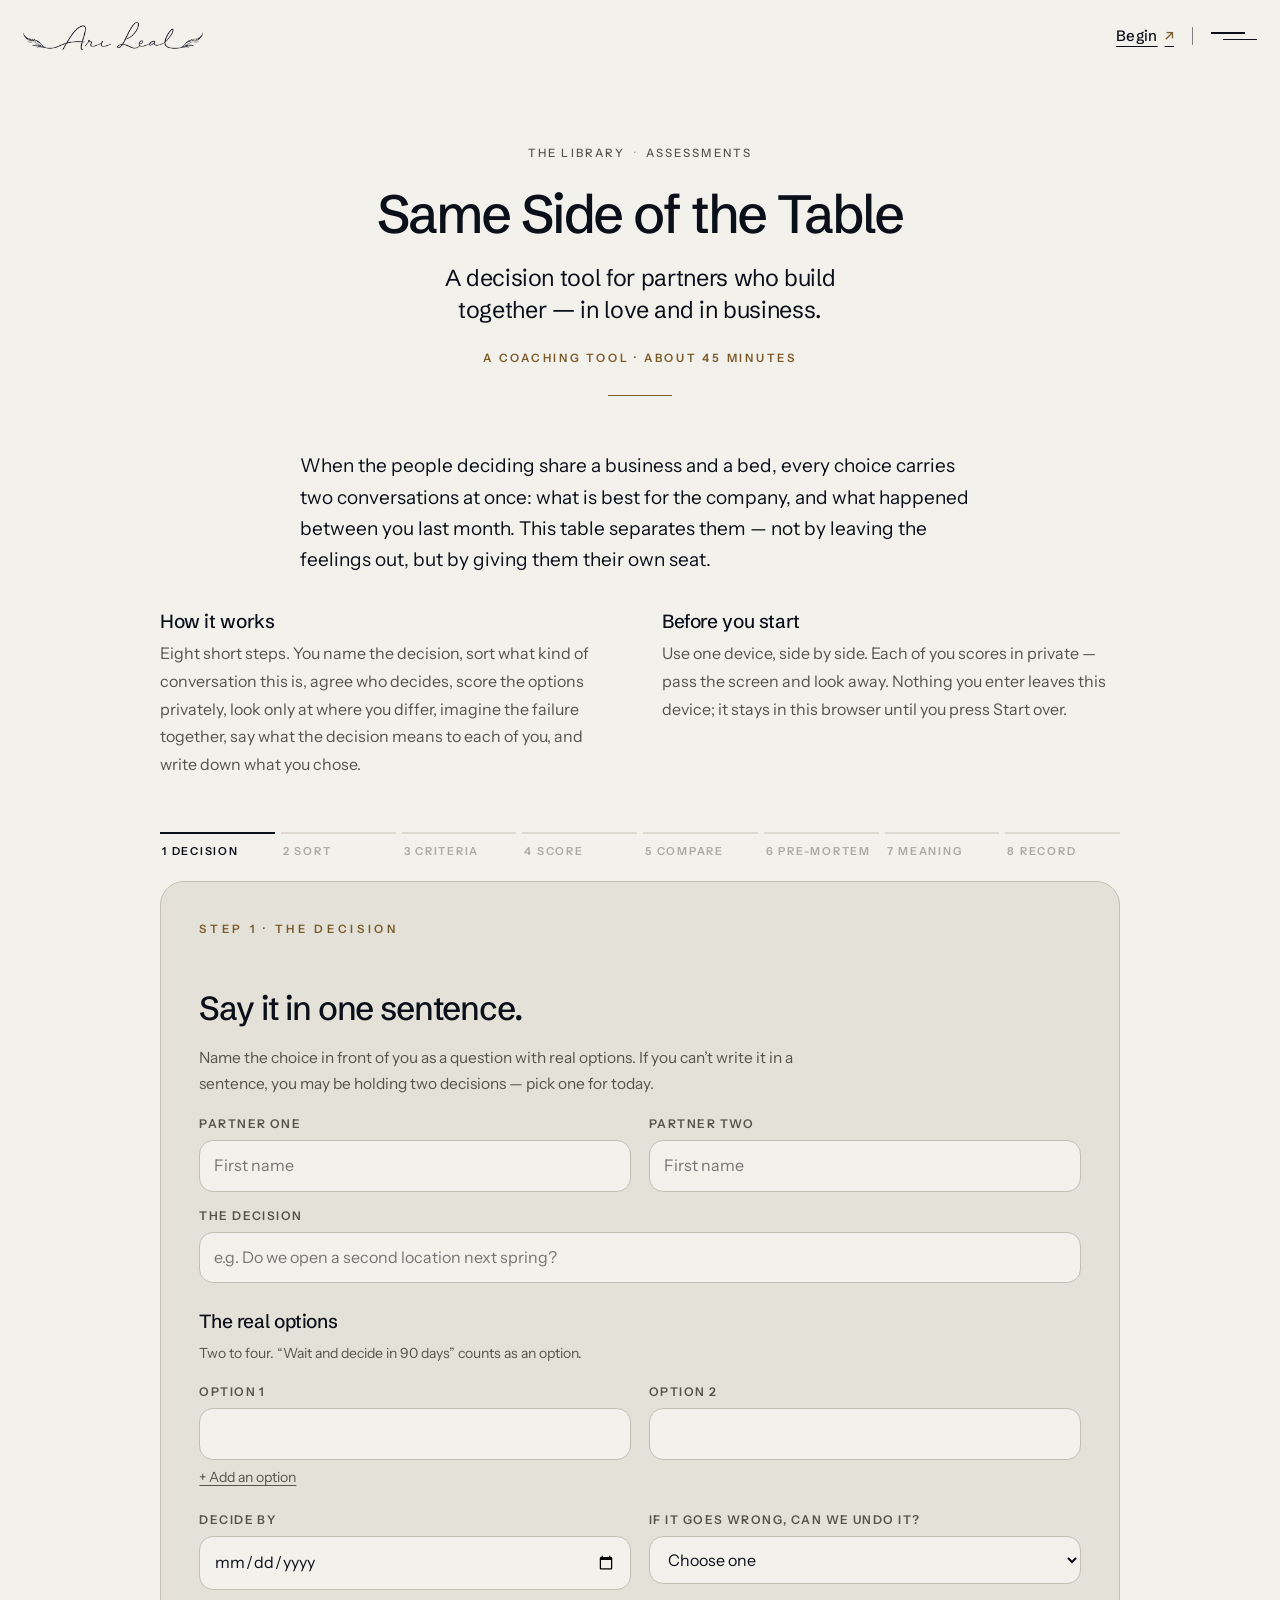
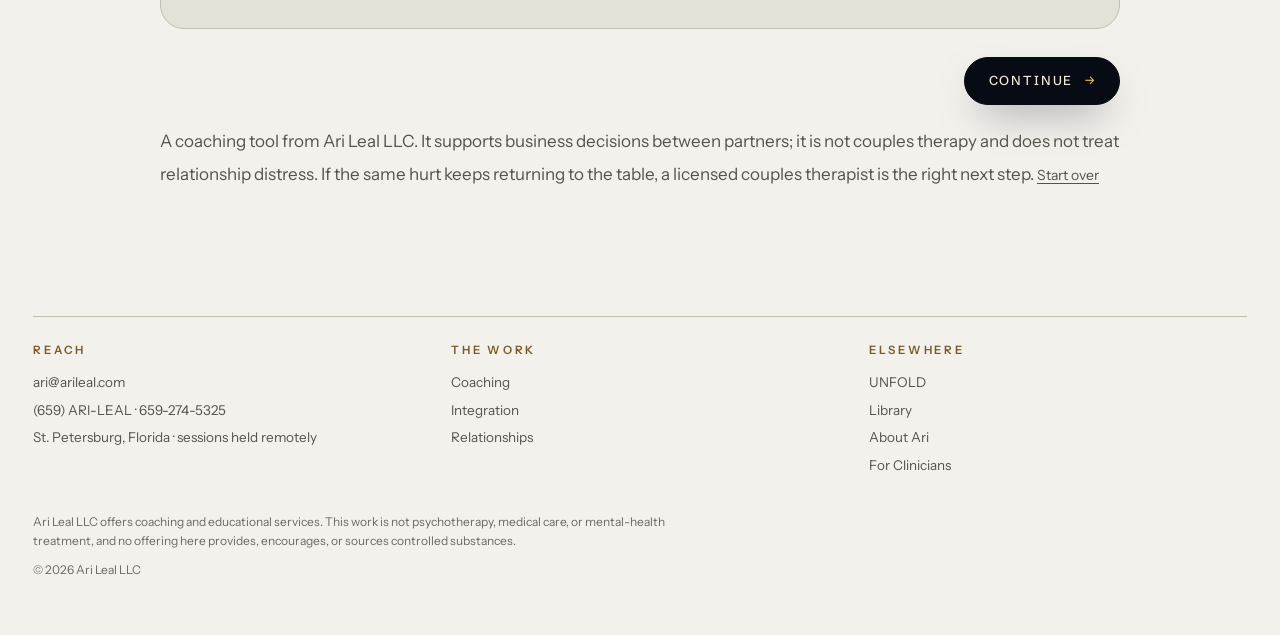
<file: same-side.html>
<!DOCTYPE html>
<html lang="en">
<head>
<meta charset="UTF-8">
<meta name="viewport" content="width=device-width, initial-scale=1.0">
<title>Same Side of the Table &mdash; a decision tool for partners in love and business &middot; Ari Leal</title>
<meta name="description" content="A guided decision tool for couples who run a business together: sort the conversation, score options privately, run a pre-mortem, and give the feelings their own seat.">
<link rel="preconnect" href="https://fonts.googleapis.com">
<link rel="preconnect" href="https://fonts.gstatic.com" crossorigin>
<link rel="stylesheet" href="https://fonts.googleapis.com/css2?family=Schibsted+Grotesk:wght@400;500;600;700;800&family=Instrument+Sans:ital,wght@0,400;0,500;0,600;1,400&display=swap">
<link rel="stylesheet" href="styles.css?v=5">
<link rel="icon" href="favicon.ico" sizes="any">
<link rel="icon" type="image/png" sizes="32x32" href="assets/favicon-32.png">
<link rel="icon" type="image/png" sizes="16x16" href="assets/favicon-16.png">
<link rel="apple-touch-icon" href="assets/apple-touch-icon.png">
<meta name="theme-color" content="#F3F1EC">
<link rel="canonical" href="https://www.arileal.com/same-side.html">
<meta property="og:type" content="website">
<meta property="og:site_name" content="Ari Leal">
<meta property="og:title" content="Same Side of the Table — a decision tool for partners in love and business · Ari Leal">
<meta property="og:description" content="A guided decision tool for couples who run a business together: sort the conversation, score options privately, run a pre-mortem, and give the feelings their own seat.">
<meta property="og:image" content="https://www.arileal.com/assets/og-image.jpg">
<meta property="og:image:width" content="1200">
<meta property="og:image:height" content="630">
<meta property="og:url" content="https://www.arileal.com/same-side.html">
<meta name="twitter:card" content="summary_large_image">
<meta name="twitter:title" content="Same Side of the Table — a decision tool for partners in love and business · Ari Leal">
<meta name="twitter:description" content="A guided decision tool for couples who run a business together: sort the conversation, score options privately, run a pre-mortem, and give the feelings their own seat.">
<meta name="twitter:image" content="https://www.arileal.com/assets/og-image.jpg">
<script type="application/ld+json">
{
 "@context": "https://schema.org",
 "@graph": [
  {
   "@type": "WebApplication",
   "name": "Same Side of the Table",
   "url": "https://www.arileal.com/same-side.html",
   "applicationCategory": "BusinessApplication",
   "operatingSystem": "Any (web browser)",
   "isAccessibleForFree": true,
   "author": {
    "@type": "Person",
    "@id": "https://www.arileal.com/#ari",
    "name": "Ari Leal"
   },
   "description": "A guided decision tool for couples who run a business together. A coaching tool, not couples therapy."
  }
 ]
}
</script>
<style>
/* ===== Same Side of the Table — page-scoped; inherits the tone tokens ===== */
.st-wide{max-width:960px;margin:0 auto}
#art-body .st-wide p{margin-bottom:0}
.st-intro{display:grid;grid-template-columns:1fr 1fr;gap:26px 44px;margin-top:6px}
.st-intro h3{font-family:var(--fr);font-weight:500;font-size:19px;color:var(--fg);margin-bottom:8px}
#art-body .st-intro p{font-size:16px;line-height:1.72;margin:0}

/* progress */
.st-steps{display:flex;gap:6px;flex-wrap:wrap;margin:clamp(40px,6vh,64px) 0 18px;padding:0;list-style:none}
.st-steps li{flex:1 1 90px}
.st-steps button{width:100%;text-align:left;background:none;border:0;border-top:2px solid var(--rule);padding:10px 2px 0;cursor:pointer;
  font-family:var(--ar);font-size:11px;font-weight:600;letter-spacing:.16em;text-transform:uppercase;color:var(--dim);transition:color .2s var(--ease),border-color .2s var(--ease)}
.st-steps button[aria-current="step"]{border-top-color:var(--fg);color:var(--fg)}
.st-steps button.done{border-top-color:var(--accent);color:var(--accent)}
.st-steps button:disabled{cursor:default;opacity:.45}

/* cards */
.st-card{background:var(--surface);border:1px solid var(--rule);border-radius:24px;padding:clamp(26px,3vw,40px) clamp(20px,3vw,40px)}
.st-card + .st-card{margin-top:16px}
.st-card > .eyebrow{display:block;margin-bottom:10px}
.st-card h2{font-family:var(--fr);font-weight:500;font-size:clamp(23px,2.8vw,30px);line-height:1.2;color:var(--fg);margin:0 0 10px;text-wrap:balance}
.st-card h3{font-family:var(--fr);font-weight:500;font-size:19px;line-height:1.3;color:var(--fg);margin:26px 0 8px}
#art-body .st-card p{font-size:15.5px;line-height:1.7;max-width:64ch}
#art-body .st-card p.st-hint{font-size:14px;color:var(--dim);margin-top:6px}
.st-pane[hidden]{display:none!important}

/* fields */
.st-grid{display:grid;grid-template-columns:repeat(2,minmax(0,1fr));gap:14px 18px;margin-top:16px}
.st-field{display:flex;flex-direction:column;gap:7px;min-width:0}
.st-field.full{grid-column:1/-1}
.st-field label,.st-lbl{font-family:var(--ar);font-size:12px;font-weight:600;letter-spacing:.12em;text-transform:uppercase;color:var(--dim)}
.st-field input,.st-field textarea,.st-field select{width:100%;font:inherit;font-family:var(--body);font-size:16px;color:var(--fg);background:var(--bg);
  border:1px solid var(--rule);border-radius:14px;padding:12px 14px;min-height:48px;transition:border-color .2s var(--ease)}
.st-field textarea{min-height:96px;resize:vertical;line-height:1.55}
.st-field input:focus,.st-field textarea:focus,.st-field select:focus{outline:none;border-color:var(--fg)}

/* choice rows (checkbox / radio) */
.st-choices{display:grid;gap:8px;margin-top:14px}
.st-choice{position:relative;display:flex;gap:14px;align-items:flex-start;background:var(--bg);border:1px solid var(--rule);border-radius:16px;padding:14px 16px;cursor:pointer;transition:border-color .2s var(--ease)}
.st-choice input{margin-top:4px;accent-color:var(--fg);width:17px;height:17px;flex:none}
.st-choice span{font-size:15.5px;line-height:1.55;color:var(--fg)}
.st-choice small{display:block;font-size:13.5px;color:var(--dim);margin-top:2px}
.st-choice:has(input:checked){border-color:var(--fg)}

/* chips */
.st-chips{display:flex;flex-wrap:wrap;gap:8px;margin-top:14px}
.st-chip{font:inherit;font-family:var(--body);font-size:14.5px;color:var(--dim);background:var(--bg);border:1px solid var(--rule);border-radius:999px;padding:9px 16px;cursor:pointer;transition:all .2s var(--ease)}
.st-chip[aria-pressed="true"]{background:var(--fg);color:var(--bg);border-color:var(--fg)}
.st-add{display:flex;gap:8px;margin-top:12px;max-width:520px}
.st-add input{flex:1;min-width:0;font:inherit;font-size:15px;color:var(--fg);background:var(--bg);border:1px solid var(--rule);border-radius:999px;padding:10px 16px}

/* buttons row */
.st-nav{display:flex;justify-content:space-between;align-items:center;gap:12px;flex-wrap:wrap;margin-top:28px}
.st-nav .st-msg{font-size:14px;color:var(--ember-ink)}
.st-link{font:inherit;font-size:14px;background:none;border:0;color:var(--dim);text-decoration:underline;text-underline-offset:3px;cursor:pointer;padding:6px 0}

/* notices */
.st-note{border-left:2px solid var(--accent);padding:4px 0 4px 18px;margin-top:18px}
#art-body .st-note p{font-size:15px}
.st-alert{border:1px solid var(--fg);border-radius:20px;padding:20px 22px;margin-top:18px}
.st-alert h4{font-family:var(--fr);font-weight:500;font-size:18px;color:var(--fg);margin:0 0 6px}
#art-body .st-alert p{font-size:15px}

/* pause timer */
.st-timer{font-family:var(--display);font-size:clamp(44px,7vw,64px);font-weight:500;font-variant-numeric:tabular-nums;color:var(--fg);letter-spacing:-.02em;margin:10px 0 4px}

/* private scoring */
.st-turn{display:flex;align-items:center;gap:12px;flex-wrap:wrap;margin-top:10px}
.st-who{font-family:var(--fr);font-size:clamp(20px,2.4vw,26px);color:var(--fg)}
.st-tbl{overflow-x:auto;margin-top:18px;-webkit-overflow-scrolling:touch}
.st-tbl table{border-collapse:collapse;width:100%;min-width:520px;font-variant-numeric:tabular-nums}
.st-tbl th,.st-tbl td{padding:10px 10px;border-bottom:1px solid var(--rule);text-align:left;vertical-align:middle;font-size:14.5px}
.st-tbl th{font-family:var(--ar);font-size:11.5px;font-weight:600;letter-spacing:.12em;text-transform:uppercase;color:var(--dim)}
.st-tbl td.num,.st-tbl th.num{text-align:center}
.st-tbl select{font:inherit;font-size:15px;color:var(--fg);background:var(--bg);border:1px solid var(--rule);border-radius:10px;padding:7px 8px;min-width:58px}
.st-tbl tr.st-top td{font-weight:600}
.st-locked{text-align:center;padding:28px 10px}
.st-locked .st-who{display:block;margin-bottom:6px}

/* results */
.st-bars{display:grid;gap:14px;margin-top:16px}
.st-bar-row{display:grid;grid-template-columns:minmax(0,180px) 1fr 52px;gap:12px;align-items:center}
.st-bar-row b{font-weight:500;font-size:15px;color:var(--fg);overflow-wrap:anywhere}
.st-bar{position:relative;height:30px;background:var(--bg);border:1px solid var(--rule);border-radius:999px;overflow:hidden}
.st-bar i{position:absolute;left:0;height:50%;border-radius:0}
.st-bar i.a{top:0;background:var(--fg)}
.st-bar i.b{bottom:0;background:var(--accent)}
.st-bar-row span{font-family:var(--display);font-variant-numeric:tabular-nums;font-size:15px;color:var(--fg);text-align:right}
.st-key{display:flex;gap:18px;flex-wrap:wrap;margin-top:12px;font-size:13.5px;color:var(--dim)}
.st-key em{display:inline-block;width:18px;height:8px;border-radius:2px;margin-right:6px;vertical-align:middle}
.st-gaps{display:grid;gap:8px;margin-top:12px;padding:0;list-style:none}
.st-gaps li{background:var(--bg);border:1px solid var(--rule);border-radius:14px;padding:12px 16px;font-size:15px;line-height:1.55;color:var(--fg)}
.st-gaps li small{color:var(--dim)}

/* person flag in pre-mortem */
.st-flag{font-size:13.5px;color:var(--ember-ink);min-height:1.2em}

/* record */
.st-record{background:var(--bg);border:1px solid var(--rule);border-radius:20px;padding:clamp(22px,3vw,34px);margin-top:18px}
.st-record h3{margin-top:0}
.st-record dl{display:grid;grid-template-columns:minmax(0,200px) 1fr;gap:10px 18px;margin:14px 0 0}
.st-record dt{font-family:var(--ar);font-size:11.5px;font-weight:600;letter-spacing:.12em;text-transform:uppercase;color:var(--dim);padding-top:3px}
.st-record dd{margin:0;font-size:15px;line-height:1.6;color:var(--fg);white-space:pre-wrap;overflow-wrap:anywhere}
.st-fine{font-size:13px;color:var(--dim);margin-top:22px;line-height:1.6}

@media(max-width:720px){
  .st-intro,.st-grid{grid-template-columns:1fr}
  .st-record dl{grid-template-columns:1fr;gap:2px 0}
  .st-record dd{margin-bottom:10px}
  .st-bar-row{grid-template-columns:1fr 46px}
  .st-bar-row b{grid-column:1/-1}
}
@media print{
  nav.top,.menu,.site-foot,#art-hero,.st-intro-wrap,.st-steps,.st-nav,.st-noprint{display:none!important}
  body{background:#fff!important}
  .st-card{border:0;padding:0;background:#fff}
  .st-record{border:0;padding:0}
  .panel{padding:0!important}
}
</style>
</head>
<body>

<nav class="top" aria-label="Primary">
  <div class="nav-l">
    <a class="sig" href="index.html" aria-label="Ari Leal, home">
      <img class="sig-ink" src="assets/signature-ink.png" alt="Ari Leal">
      <img class="sig-light" src="assets/signature.png" alt="" aria-hidden="true">
    </a>
  </div>
  <div class="nav-r">
    <a class="talk" href="https://book.carepatron.com/Ari-Leal--LLC/Ari?p=P2-YDHCMTzukZpEhNmncsw&amp;s=g0jdJdCH">Begin <i>&#8599;</i></a>
    <span class="bar"></span>
    <button class="burger" id="burger" type="button" aria-label="Menu" aria-expanded="false" aria-controls="menu"><i></i><i></i></button>
  </div>
</nav>

<div class="menu" id="menu" aria-hidden="true" inert>
  <div>
    <ul>
      <li><a href="index.html#work">The Work</a></li>
      <li><a href="index.html#unfold">UNFOLD <small>The Cabinet</small></a></li>
      <li><a href="library.html">Library</a></li>
      <li><a href="index.html#ari">About</a></li>
      <li><a href="#begin">Begin</a></li>
      <li><a href="https://clinicians.arileal.com">For Clinicians</a></li>
    </ul>
    <div class="menu-foot"><span>ari@arileal.com</span><span>St. Petersburg, Florida &middot; sessions held remotely</span></div>
  </div>
</div>

<section class="panel" id="art-hero" data-tone="light">
  <div class="wrap">
    <p class="art-crumb rv"><a href="library.html">The Library</a><span>&middot;</span><a href="library.html#assessments">Assessments</a></p>
    <h1 class="rv">Same Side of the Table</h1>
    <p class="standfirst rv">A decision tool for partners who build together &mdash; in love and in business.</p>
    <p class="art-meta rv">A coaching tool &middot; about 45 minutes</p>
    <hr class="art-rule rv">
  </div>
</section>

<section class="panel" id="art-body" data-tone="light">
  <div class="wrap">

    <div class="col st-intro-wrap">
      <p class="lead">When the people deciding share a business and a bed, every choice carries two conversations at once: what is best for the company, and what happened between you last month. This table separates them &mdash; not by leaving the feelings out, but by giving them their own seat.</p>
    </div>

    <div class="st-wide st-intro-wrap">
      <div class="st-intro" style="margin-top:34px">
        <div><h3>How it works</h3>
          <p>Eight short steps. You name the decision, sort what kind of conversation this is, agree who decides, score the options privately, look only at where you differ, imagine the failure together, say what the decision means to each of you, and write down what you chose.</p></div>
        <div><h3>Before you start</h3>
          <p>Use one device, side by side. Each of you scores in private &mdash; pass the screen and look away. Nothing you enter leaves this device; it stays in this browser until you press Start over.</p></div>
      </div>
    </div>

    <div class="st-wide" id="st-app">
      <ol class="st-steps" id="st-steps" aria-label="Steps"></ol>

      <!-- 0 · THE DECISION -->
      <div class="st-pane" data-step="0">
        <div class="st-card">
          <span class="eyebrow">Step 1 &middot; The decision</span>
          <h2>Say it in one sentence.</h2>
          <p>Name the choice in front of you as a question with real options. If you can&rsquo;t write it in a sentence, you may be holding two decisions &mdash; pick one for today.</p>
          <div class="st-grid">
            <div class="st-field"><label for="nA">Partner one</label><input id="nA" data-k="nameA" autocomplete="off" placeholder="First name"></div>
            <div class="st-field"><label for="nB">Partner two</label><input id="nB" data-k="nameB" autocomplete="off" placeholder="First name"></div>
            <div class="st-field full"><label for="q">The decision</label><input id="q" data-k="question" autocomplete="off" placeholder="e.g. Do we open a second location next spring?"></div>
          </div>
          <h3>The real options</h3>
          <p class="st-hint">Two to four. &ldquo;Wait and decide in 90 days&rdquo; counts as an option.</p>
          <div class="st-grid" id="st-opts"></div>
          <button type="button" class="st-link" id="st-addopt">+ Add an option</button>
          <div class="st-grid">
            <div class="st-field"><label for="by">Decide by</label><input id="by" type="date" data-k="by"></div>
            <div class="st-field"><label for="rev">If it goes wrong, can we undo it?</label>
              <select id="rev" data-k="reversible">
                <option value="">Choose one</option>
                <option value="easy">Easily &mdash; a two-way door</option>
                <option value="costly">Yes, but it would cost us</option>
                <option value="oneway">No &mdash; a one-way door</option>
              </select></div>
          </div>
          <p class="st-note" id="st-oneway" hidden>A one-way door deserves the slow version: finish every step, and sleep on it before you sign anything.</p>
        </div>
      </div>

      <!-- 1 · SORT -->
      <div class="st-pane" data-step="1" hidden>
        <div class="st-card">
          <span class="eyebrow">Step 2 &middot; Sort the conversation</span>
          <h2>First, check the room.</h2>
          <p>Right now, is either of you: heart pounding, voice rising, wanting to leave, or rehearsing your next point instead of listening?</p>
          <div class="st-choices">
            <label class="st-choice"><input type="radio" name="flood" value="no" data-k="flood"><span>We&rsquo;re both steady enough to think.</span></label>
            <label class="st-choice"><input type="radio" name="flood" value="yes" data-k="flood"><span>One of us is flooded.</span></label>
          </div>
          <div class="st-alert" id="st-pause" hidden>
            <h4>Take twenty minutes apart.</h4>
            <p>A flooded body can&rsquo;t weigh options; it can only defend. Go to separate rooms and do something absorbing that isn&rsquo;t this &mdash; a walk, dishes, music. Don&rsquo;t rehearse your case. Come back when the timer ends.</p>
            <div class="st-timer" id="st-clock" aria-live="off">20:00</div>
            <button type="button" class="pill pill--ghost" id="st-timerbtn">Start the timer</button>
          </div>

          <h3>Is this a decision, or an injury wearing a decision&rsquo;s clothes?</h3>
          <p class="st-hint">Check any that are true.</p>
          <div class="st-choices" id="st-signs"></div>
          <div class="st-alert" id="st-injury" hidden>
            <h4>Something older may be at this table.</h4>
            <p>When the heat is bigger than the stakes, the decision is often carrying an unresolved hurt. You can still decide today &mdash; but name it out loud first, agree it isn&rsquo;t what you&rsquo;re deciding, and take it to the right room. For the relationship, that room is a couples therapist. This table is for the business.</p>
          </div>

          <h3>Who has the final word on this one?</h3>
          <p class="st-hint">Many of these fights are about authority, not options. Settle it before you discuss.</p>
          <div class="st-choices" id="st-rights"></div>
          <div class="st-field" id="st-tiewrap" hidden style="margin-top:14px">
            <label for="tie">If we can&rsquo;t agree by our deadline</label>
            <select id="tie" data-k="tiebreak">
              <option value="">Choose a tie-break</option>
              <option value="status">We keep things as they are</option>
              <option value="reversible">We take the more reversible option</option>
              <option value="advisor">We ask a trusted advisor to break the tie</option>
              <option value="owner">Whoever runs that part of the business decides</option>
            </select>
          </div>
        </div>
      </div>

      <!-- 2 · CRITERIA -->
      <div class="st-pane" data-step="2" hidden>
        <div class="st-card">
          <span class="eyebrow">Step 3 &middot; What matters</span>
          <h2>Agree on the yardsticks &mdash; not the answer.</h2>
          <p>Choose three to six things this decision should be judged by. You don&rsquo;t have to agree on how much each one matters; you&rsquo;ll each weigh them privately next.</p>
          <div class="st-chips" id="st-crit"></div>
          <div class="st-add"><input id="st-critnew" placeholder="Add your own" aria-label="Add your own criterion"><button type="button" class="pill pill--ghost" id="st-critadd">Add</button></div>
        </div>
      </div>

      <!-- 3 · PRIVATE SCORES -->
      <div class="st-pane" data-step="3" hidden>
        <div class="st-card" id="st-scorecard"></div>
      </div>

      <!-- 4 · REVEAL -->
      <div class="st-pane" data-step="4" hidden>
        <div class="st-card" id="st-reveal"></div>
      </div>

      <!-- 5 · PRE-MORTEM -->
      <div class="st-pane" data-step="5" hidden>
        <div class="st-card" id="st-pm"></div>
      </div>

      <!-- 6 · MEANING -->
      <div class="st-pane" data-step="6" hidden>
        <div class="st-card" id="st-mean"></div>
      </div>

      <!-- 7 · RECORD -->
      <div class="st-pane" data-step="7" hidden>
        <div class="st-card" id="st-rec"></div>
      </div>

      <div class="st-nav">
        <button type="button" class="pill pill--ghost" id="st-back">Back</button>
        <span class="st-msg" id="st-msg" aria-live="polite"></span>
        <button type="button" class="pill pill--solid" id="st-next">Continue <i>&rarr;</i></button>
      </div>
      <p class="st-fine st-noprint">A coaching tool from Ari Leal LLC. It supports business decisions between partners; it is not couples therapy and does not treat relationship distress. If the same hurt keeps returning to the table, a licensed couples therapist is the right next step. <button type="button" class="st-link" id="st-reset">Start over</button></p>
    </div>

  </div>
</section>

<footer class="site-foot">
  <div class="shell">
    <div class="foot">
      <div><p class="fh">Reach</p><a href="mailto:ari@arileal.com">ari@arileal.com</a><a href="tel:+16592745325">(659) ARI-LEAL &middot; 659-274-5325</a><span>St. Petersburg, Florida &middot; sessions held remotely</span></div>
      <div><p class="fh">The Work</p><a href="coaching.html">Coaching</a><a href="integration.html">Integration</a><a href="match-checking.html">Relationships</a></div>
      <div><p class="fh">Elsewhere</p><a href="unfold.html">UNFOLD</a><a href="library.html">Library</a><a href="index.html#ari">About Ari</a><a href="https://clinicians.arileal.com">For Clinicians</a></div>
    </div>
    <p class="fine">Ari Leal LLC offers coaching and educational services. This work is not psychotherapy, medical care, or mental-health treatment, and no offering here provides, encourages, or sources controlled substances.</p>
    <p class="fine">&copy; 2026 Ari Leal LLC</p>
  </div>
</footer>

<script>
(function(){
  var root=document.documentElement, body=document.body; root.classList.add('js');
  var reduce=window.matchMedia('(prefers-reduced-motion: reduce)').matches;
  var fine=window.matchMedia('(hover: hover) and (pointer: fine)').matches;

  /* reveals */
  var panels=[].slice.call(document.querySelectorAll('.panel'));
  if('IntersectionObserver' in window){
    var io=new IntersectionObserver(function(es){es.forEach(function(e){
      if(e.isIntersecting){e.target.classList.add('is-in');io.unobserve(e.target);}
    });},{threshold:0,rootMargin:'0px 0px -10% 0px'});
    panels.forEach(function(p){io.observe(p);});
  }else{panels.forEach(function(p){p.classList.add('is-in');});}
  if(panels[0])panels[0].classList.add('is-in');

  /* nav: light over night, a soft fade once the page moves */
  var darks=[].slice.call(document.querySelectorAll('[data-tone="dark"]'));
  function paint(){
    var dark=false, full=false;
    for(var i=0;i<darks.length;i++){var r=darks[i].getBoundingClientRect();
      if(r.top<=40&&r.bottom>=40){dark=true;full=!darks[i].classList.contains('night-card');break;}}
    body.classList.toggle('dark-nav',dark);
    body.classList.toggle('scrolled',window.scrollY>24&&(!dark||full));
  }
  var tick=false;
  window.addEventListener('scroll',function(){if(!tick){tick=true;requestAnimationFrame(function(){tick=false;paint();});}},{passive:true});
  window.addEventListener('resize',paint); paint();

  /* menu */
  var burger=document.getElementById('burger'), menuEl=document.getElementById('menu');
  function setMenu(open){
    body.classList.toggle('menu-open',open);
    burger.setAttribute('aria-expanded',open?'true':'false');
    menuEl.setAttribute('aria-hidden',open?'false':'true');
    menuEl.inert=!open;
    if(open){var f=menuEl.querySelector('a');if(f)setTimeout(function(){f.focus({preventScroll:true});},120);}
    else if(document.activeElement&&menuEl.contains(document.activeElement)){burger.focus();}
  }
  burger.addEventListener('click',function(){setMenu(!body.classList.contains('menu-open'));});
  [].slice.call(menuEl.querySelectorAll('a')).forEach(function(a){a.addEventListener('click',function(){setMenu(false);});});
  document.addEventListener('keydown',function(e){if(e.key==='Escape'&&body.classList.contains('menu-open'))setMenu(false);});

  /* magnetic pills: a light spring toward the pointer, fine pointers only */
  if(fine&&!reduce){
    [].slice.call(document.querySelectorAll('.mag')).forEach(function(b){
      var tx=0,ty=0,x=0,y=0,vx=0,vy=0,run=false;
      function step(){
        vx=(vx+(tx-x)*.16)*.72; vy=(vy+(ty-y)*.16)*.72; x+=vx; y+=vy;
        b.style.transform='translate('+x.toFixed(2)+'px,'+y.toFixed(2)+'px)';
        if(Math.abs(tx-x)+Math.abs(ty-y)+Math.abs(vx)+Math.abs(vy)>.05)requestAnimationFrame(step);
        else{run=false;if(!tx&&!ty)b.style.transform='';}
      }
      function kick(){if(!run){run=true;requestAnimationFrame(step);}}
      b.addEventListener('pointermove',function(e){var r=b.getBoundingClientRect();
        tx=(e.clientX-r.left-r.width/2)*.16; ty=(e.clientY-r.top-r.height/2)*.22; kick();});
      b.addEventListener('pointerleave',function(){tx=0;ty=0;kick();});
    });
  }
})();
</script>

<script>
/* Same Side of the Table — all state stays in this browser. */
(function(){
  'use strict';
  var KEY = 'sst-v1';
  var STEPS = ['Decision','Sort','Criteria','Score','Compare','Pre-mortem','Meaning','Record'];
  var SIGNS = [
    'We have argued about this, or something like it, before.',
    'The heat feels bigger than the actual stakes.',
    'It keeps turning into who is right instead of what is best.',
    'One of us is keeping score of past decisions.',
    'Part of what we want is for the other to admit something.'
  ];
  var CRIT = ['Money in the next 12 months','Long-term value','Risk if it goes badly','How reversible it is','Fit with what we stand for',
    'Time and energy it costs us','Effect on our team or clients','Effect on our life at home'];

  function blank(){ return { step:0, nameA:'', nameB:'', question:'', options:['',''], by:'', reversible:'', flood:'', signs:[], rights:'', tiebreak:'',
    crit:[], score:{A:null,B:null}, lockA:false, lockB:false, turn:'A', leading:'', pmA:'', pmB:'', pmShown:false, tripwires:'',
    mean:{A:{protect:'',fear:'',need:''},B:{protect:'',fear:'',need:''}}, older:false,
    chosen:'', agreed:'', firstStep:'', owner:'', review:'' }; }
  var S = load() || blank();
  function load(){ try{ var t = localStorage.getItem(KEY); return t ? Object.assign(blank(), JSON.parse(t)) : null; }catch(e){ return null; } }
  function save(){ try{ localStorage.setItem(KEY, JSON.stringify(S)); }catch(e){} }

  function $(id){ return document.getElementById(id); }
  function esc(s){ return String(s == null ? '' : s).replace(/[&<>"']/g,function(c){return {'&':'&amp;','<':'&lt;','>':'&gt;','"':'&quot;',"'":'&#39;'}[c];}); }
  function A(){ return S.nameA.trim() || 'Partner one'; }
  function B(){ return S.nameB.trim() || 'Partner two'; }
  function nm(p){ return p === 'A' ? A() : B(); }
  function opts(){ return S.options.map(function(o){return o.trim();}).filter(Boolean); }
  function fmtDate(v){ if(!v) return ''; var p=v.split('-').map(Number); return new Date(p[0],p[1]-1,p[2]).toLocaleDateString('en-US',{month:'long',day:'numeric',year:'numeric'}); }

  /* ---------- generic bindings for simple fields ---------- */
  document.querySelectorAll('[data-k]').forEach(function(el){
    var k = el.getAttribute('data-k');
    if(el.type === 'radio'){ el.checked = S[k] === el.value; }
    else { el.value = S[k] || ''; }
    el.addEventListener(el.tagName === 'SELECT' || el.type === 'radio' ? 'change' : 'input', function(){
      if(el.type === 'radio' && !el.checked) return;
      S[k] = el.value; save(); sync();
    });
  });

  /* ---------- step 0: options ---------- */
  function drawOpts(){
    var box = $('st-opts'); box.innerHTML = '';
    S.options.forEach(function(v, i){
      var d = document.createElement('div'); d.className = 'st-field';
      d.innerHTML = '<label for="opt'+i+'">Option '+(i+1)+'</label><input id="opt'+i+'" autocomplete="off" value="'+esc(v)+'">';
      d.querySelector('input').addEventListener('input', function(e){ S.options[i] = e.target.value; if(S.lockA||S.lockB||S.score.A) resetScores(); save(); sync(); });
      box.appendChild(d);
    });
    $('st-addopt').hidden = S.options.length >= 4;
  }
  $('st-addopt').addEventListener('click', function(){ if(S.options.length < 4){ S.options.push(''); save(); drawOpts(); $('opt'+(S.options.length-1)).focus(); } });

  /* ---------- step 1: signs + rights ---------- */
  function drawSort(){
    var sb = $('st-signs'); sb.innerHTML = '';
    SIGNS.forEach(function(t, i){
      var l = document.createElement('label'); l.className = 'st-choice';
      l.innerHTML = '<input type="checkbox"'+(S.signs.indexOf(i) > -1 ? ' checked' : '')+'><span>'+esc(t)+'</span>';
      l.querySelector('input').addEventListener('change', function(e){
        S.signs = S.signs.filter(function(x){return x !== i;}); if(e.target.checked) S.signs.push(i); save(); sync();
      });
      sb.appendChild(l);
    });
    var rb = $('st-rights'); rb.innerHTML = '';
    [['A', A()+' decides, after hearing '+B()+' out','This sits in '+A()+'’s part of the business.'],
     ['B', B()+' decides, after hearing '+A()+' out','This sits in '+B()+'’s part of the business.'],
     ['both','We both have to agree','Shared territory — so we also need a tie-break.']].forEach(function(r){
      var l = document.createElement('label'); l.className = 'st-choice';
      l.innerHTML = '<input type="radio" name="rights" value="'+r[0]+'"'+(S.rights === r[0] ? ' checked' : '')+'><span>'+esc(r[1])+'<small>'+esc(r[2])+'</small></span>';
      l.querySelector('input').addEventListener('change', function(){ S.rights = r[0]; save(); sync(); });
      rb.appendChild(l);
    });
  }
  var clock = null, left = 1200;
  $('st-timerbtn').addEventListener('click', function(){
    if(clock){ clearInterval(clock); clock = null; left = 1200; paintClock(); this.textContent = 'Start the timer'; return; }
    this.textContent = 'Reset'; left = 1200;
    clock = setInterval(function(){ left--; paintClock(); if(left <= 0){ clearInterval(clock); clock = null; $('st-clock').textContent = 'Welcome back.'; $('st-timerbtn').textContent = 'Start the timer'; } }, 1000);
  });
  function paintClock(){ $('st-clock').textContent = Math.floor(left/60) + ':' + String(left%60).padStart(2,'0'); }

  /* ---------- step 2: criteria ---------- */
  function drawCrit(){
    var box = $('st-crit'); box.innerHTML = '';
    var all = CRIT.concat(S.crit.filter(function(c){ return CRIT.indexOf(c) < 0; }));
    all.forEach(function(c){
      var b = document.createElement('button'); b.type = 'button'; b.className = 'st-chip'; b.textContent = c;
      b.setAttribute('aria-pressed', S.crit.indexOf(c) > -1 ? 'true' : 'false');
      b.addEventListener('click', function(){
        var i = S.crit.indexOf(c); if(i > -1) S.crit.splice(i,1); else if(S.crit.length < 6) S.crit.push(c);
        resetScores(); save(); drawCrit(); sync();
      });
      box.appendChild(b);
    });
  }
  function addCrit(){ var v = $('st-critnew').value.trim(); if(v && S.crit.indexOf(v) < 0 && S.crit.length < 6){ S.crit.push(v); resetScores(); save(); } $('st-critnew').value=''; drawCrit(); sync(); }
  $('st-critadd').addEventListener('click', addCrit);
  $('st-critnew').addEventListener('keydown', function(e){ if(e.key === 'Enter'){ e.preventDefault(); addCrit(); } });
  function resetScores(){ S.score = {A:null,B:null}; S.lockA = S.lockB = false; S.turn = 'A'; }

  /* ---------- step 3: private scoring ---------- */
  function emptyScore(){ return { w: S.crit.map(function(){return 3;}), s: S.crit.map(function(){ return opts().map(function(){return 0;}); }) }; }
  function sel(name, val, lo, hi, blankLbl){
    var h = '<select data-s="'+name+'">'; if(blankLbl) h += '<option value="0">'+blankLbl+'</option>';
    for(var v = lo; v <= hi; v++) h += '<option value="'+v+'"'+(v === val ? ' selected' : '')+'>'+v+'</option>';
    return h + '</select>';
  }
  function drawScore(){
    var c = $('st-scorecard'), p = S.turn, o = opts();
    if(S.lockA && S.lockB){
      c.innerHTML = '<span class="eyebrow">Step 4 &middot; Private scores</span><h2>Both of you have scored.</h2><p>Continue to see the results together.</p>' +
        '<p class="st-hint">Want to change something? <button type="button" class="st-link" id="st-rescore">Clear both scores and start this step again</button>.</p>';
      $('st-rescore').addEventListener('click', function(){ resetScores(); save(); drawScore(); sync(); });
      return;
    }
    if(!S.score[p] || S.score[p].w.length !== S.crit.length) S.score[p] = emptyScore();
    var me = S.score[p];
    var rows = S.crit.map(function(cr, i){
      return '<tr><td>'+esc(cr)+'</td><td class="num">'+sel('w-'+i, me.w[i], 1, 5)+'</td>' +
        o.map(function(_, j){ return '<td class="num">'+sel('s-'+i+'-'+j, me.s[i][j], 1, 10, '–')+'</td>'; }).join('') + '</tr>';
    }).join('');
    c.innerHTML = '<span class="eyebrow">Step 4 &middot; Private scores</span>' +
      '<div class="st-turn"><span class="st-who">'+esc(nm(p))+', this screen is yours.</span></div>' +
      '<p>'+esc(nm(p === 'A' ? 'B' : 'A'))+', look away until '+esc(nm(p))+' locks in. Scoring alone keeps either of you from anchoring the other.</p>' +
      '<p class="st-hint"><b>Weight</b>: how much this yardstick matters to you, 1&ndash;5. <b>Scores</b>: how well each option does on it, 1 (badly) to 10 (very well).</p>' +
      '<div class="st-tbl"><table><thead><tr><th>Yardstick</th><th class="num">Weight</th>' +
      o.map(function(x){ return '<th class="num">'+esc(x)+'</th>'; }).join('') + '</tr></thead><tbody>'+rows+'</tbody></table></div>' +
      '<div class="st-nav" style="margin-top:20px"><span class="st-msg" id="st-lockmsg"></span><button type="button" class="pill pill--solid" id="st-lock">Lock my scores</button></div>';
    c.querySelectorAll('select').forEach(function(s){
      s.addEventListener('change', function(){
        var parts = s.getAttribute('data-s').split('-'), v = Number(s.value);
        if(parts[0] === 'w') me.w[+parts[1]] = v; else me.s[+parts[1]][+parts[2]] = v; save();
      });
    });
    $('st-lock').addEventListener('click', function(){
      var missing = me.s.some(function(r){ return r.some(function(v){ return !v; }); });
      if(missing){ $('st-lockmsg').textContent = 'Score every option on every yardstick first.'; return; }
      if(p === 'A'){ S.lockA = true; S.turn = 'B'; } else { S.lockB = true; }
      save(); window.scrollTo({top: $('st-app').offsetTop - 90, behavior:'smooth'});
      if(S.lockA && !S.lockB){
        c.innerHTML = '<div class="st-locked"><span class="st-who">'+esc(A())+'&rsquo;s scores are locked and hidden.</span>' +
          '<p style="margin:0 auto">Pass the screen to '+esc(B())+'.</p><div class="cta-row"><button type="button" class="pill pill--solid" id="st-ready">I&rsquo;m '+esc(B())+' &mdash; ready</button></div></div>';
        $('st-ready').addEventListener('click', function(){ drawScore(); });
      } else drawScore();
      sync();
    });
  }

  /* ---------- results ---------- */
  function totals(p){
    var sc = S.score[p], o = opts(); if(!sc) return o.map(function(){return 0;});
    var wsum = sc.w.reduce(function(a,b){return a+b;},0) || 1;
    return o.map(function(_, j){ var t = 0; sc.w.forEach(function(w,i){ t += w * sc.s[i][j]; }); return Math.round(t / (wsum * 10) * 100); });
  }
  function ranking(){
    var ta = totals('A'), tb = totals('B');
    return opts().map(function(o,j){ return {o:o, a:ta[j], b:tb[j], avg:Math.round((ta[j]+tb[j])/2)}; }).sort(function(x,y){ return y.avg - x.avg; });
  }
  function gaps(){
    var g = [], o = opts(), a = S.score.A, b = S.score.B;
    S.crit.forEach(function(c,i){
      if(Math.abs(a.w[i] - b.w[i]) >= 2) g.push({d:Math.abs(a.w[i]-b.w[i])*2, t:'<b>'+esc(c)+'</b> matters more to '+esc(a.w[i] > b.w[i] ? A() : B())+' <small>(weight '+Math.max(a.w[i],b.w[i])+' vs '+Math.min(a.w[i],b.w[i])+')</small>'});
      o.forEach(function(x,j){ var d = Math.abs(a.s[i][j] - b.s[i][j]);
        if(d >= 3) g.push({d:d, t:'<b>'+esc(x)+'</b> on <b>'+esc(c.toLowerCase())+'</b>: '+esc(A())+' gave it '+a.s[i][j]+', '+esc(B())+' gave it '+b.s[i][j]}); });
    });
    return g.sort(function(x,y){return y.d - x.d;}).slice(0,6);
  }
  function drawReveal(){
    var r = ranking(), g = gaps(), top = r[0];
    var bars = r.map(function(x){ return '<div class="st-bar-row"><b>'+esc(x.o)+'</b><div class="st-bar" role="img" aria-label="'+esc(A())+' '+x.a+', '+esc(B())+' '+x.b+'"><i class="a" style="width:'+x.a+'%"></i><i class="b" style="width:'+x.b+'%"></i></div><span>'+x.avg+'</span></div>'; }).join('');
    var sameTop = (function(){ var ta = totals('A'), tb = totals('B'); return ta.indexOf(Math.max.apply(null,ta)) === tb.indexOf(Math.max.apply(null,tb)); })();
    $('st-reveal').innerHTML = '<span class="eyebrow">Step 5 &middot; Compare</span><h2>'+(sameTop ? 'You landed in the same place.' : 'You landed in different places.')+'</h2>' +
      '<p>'+(sameTop ? 'Your private scores point to the same option. The gaps below are still worth a minute &mdash; they are where the plan can fail.' : 'That is useful, not bad news. Don&rsquo;t argue the totals; talk only about the gaps below. They show exactly where you see the world differently.')+'</p>' +
      '<div class="st-bars">'+bars+'</div>' +
      '<div class="st-key"><span><em style="background:var(--fg)"></em>'+esc(A())+'</span><span><em style="background:var(--accent)"></em>'+esc(B())+'</span><span>Right column: your average, out of 100</span></div>' +
      '<h3>Where you differ</h3>' +
      (g.length ? '<p class="st-hint">For each one, the person who scored higher speaks first. The other asks one question: &ldquo;What do you know or see that I don&rsquo;t?&rdquo;</p><ul class="st-gaps">' + g.map(function(x){return '<li>'+x.t+'</li>';}).join('') + '</ul>'
                : '<p class="st-hint">No large gaps. You see this decision much the same way.</p>') +
      '<p class="st-note"><span>The numbers serve the conversation; they don&rsquo;t make the decision. If talking through a gap changes someone&rsquo;s mind, that is the tool working.</span></p>';
    if(!S.leading) S.leading = top.o;
  }

  /* ---------- pre-mortem ---------- */
  function personFlag(txt){
    var names = [S.nameA, S.nameB].map(function(n){ return n.trim().toLowerCase(); }).filter(Boolean);
    var words = txt.toLowerCase().match(/[a-zÀ-ɏ']+/g) || [];
    return words.some(function(w){ return ['you','your','youre','you\'re','he','she','his','her','him'].indexOf(w) > -1 || names.indexOf(w) > -1; });
  }
  function drawPM(){
    var o = opts();
    $('st-pm').innerHTML = '<span class="eyebrow">Step 6 &middot; Pre-mortem</span><h2>It&rsquo;s six months from now, and it failed.</h2>' +
      '<p>Imagine you chose the option below and it went badly. Each of you writes why &mdash; separately, then you read them together. One rule: name causes, not people. &ldquo;Cash ran short in month three,&rdquo; not &ldquo;you overspent.&rdquo;</p>' +
      '<div class="st-field" style="margin-top:16px;max-width:520px"><label for="lead">The option we&rsquo;re testing</label><select id="lead">'+o.map(function(x){return '<option'+(x===S.leading?' selected':'')+'>'+esc(x)+'</option>';}).join('')+'</select></div>' +
      '<div class="st-grid">' + ['A','B'].map(function(p){
        return '<div class="st-field"><label for="pm'+p+'">'+esc(nm(p))+' &mdash; why it failed</label><textarea id="pm'+p+'" placeholder="It failed because…">'+esc(S['pm'+p])+'</textarea><span class="st-flag" id="pf'+p+'"></span></div>';
      }).join('') + '</div>' +
      '<div class="st-field full" style="margin-top:18px"><label for="trip">What will we watch for? <span style="text-transform:none;letter-spacing:0;font-weight:400">The early signs that it&rsquo;s going that way &mdash; and what we&rsquo;ll do if we see them.</span></label><textarea id="trip" placeholder="If bookings are under 60% by month two, we pause hiring.">'+esc(S.tripwires)+'</textarea></div>';
    $('lead').addEventListener('change', function(e){ S.leading = e.target.value; save(); });
    ['A','B'].forEach(function(p){
      var ta = $('pm'+p);
      function chk(){ $('pf'+p).textContent = personFlag(ta.value) ? 'That reads like it’s about a person. Can you name the cause instead?' : ''; }
      ta.addEventListener('input', function(){ S['pm'+p] = ta.value; save(); chk(); }); chk();
    });
    $('trip').addEventListener('input', function(e){ S.tripwires = e.target.value; save(); });
  }

  /* ---------- meaning ---------- */
  function drawMean(){
    var Q = [['protect','What I’m protecting with this decision is…'],['fear','What I’m afraid of losing is…'],['need','What I need from you to commit to it is…']];
    $('st-mean').innerHTML = '<span class="eyebrow">Step 7 &middot; What it means</span><h2>Give the feelings their own seat.</h2>' +
      '<p>Decisions between partners always mean something beyond the business. Say it here, plainly, instead of letting it leak into the scores. Speak to the decision, not about the other person. The listener&rsquo;s only job is to say back what they heard.</p>' +
      '<div class="st-grid">' + ['A','B'].map(function(p){
        return '<div><p class="st-lbl" style="margin-bottom:10px">'+esc(nm(p))+'</p>' + Q.map(function(q){
          return '<div class="st-field" style="margin-bottom:12px"><label for="m'+p+q[0]+'" style="text-transform:none;letter-spacing:0;font-size:14px;font-weight:500;color:var(--fg)">'+q[1]+'</label><textarea id="m'+p+q[0]+'" data-p="'+p+'" data-q="'+q[0]+'" style="min-height:72px">'+esc(S.mean[p][q[0]])+'</textarea></div>';
        }).join('') + '</div>';
      }).join('') + '</div>' +
      '<label class="st-choice" style="margin-top:8px"><input type="checkbox" id="older"'+(S.older?' checked':'')+'><span>Something came up that is older than this decision.<small>Check this if a past hurt surfaced while you were talking.</small></span></label>' +
      '<div class="st-alert" id="st-olderbox"'+(S.older?'':' hidden')+'><h4>Name it, then set it down here.</h4><p>Say in one sentence what it is, and agree that it is real and separate from today&rsquo;s choice. Then take it where it can actually be worked through &mdash; a dedicated conversation, or a couples therapist. A business decision can&rsquo;t repair a relational wound, and it shouldn&rsquo;t have to carry one.</p></div>';
    document.querySelectorAll('#st-mean textarea').forEach(function(t){ t.addEventListener('input', function(){ S.mean[t.dataset.p][t.dataset.q] = t.value; save(); }); });
    $('older').addEventListener('change', function(e){ S.older = e.target.checked; $('st-olderbox').hidden = !S.older; save(); });
  }

  /* ---------- record ---------- */
  var RIGHTS = function(){ return {A: A()+' decides, after hearing '+B()+' out', B: B()+' decides, after hearing '+A()+' out', both:'We both agree'}; };
  var TIE = {status:'we keep things as they are', reversible:'we take the more reversible option', advisor:'a trusted advisor breaks the tie', owner:'whoever runs that part of the business decides'};
  var REV = {easy:'Easily (two-way door)', costly:'Yes, at a cost', oneway:'No (one-way door)'};
  function drawRec(){
    var o = opts(), r = ranking();
    $('st-rec').innerHTML = '<span class="eyebrow">Step 8 &middot; The record</span><h2>Write down what you chose.</h2>' +
      '<p>A decision you can&rsquo;t point back to gets re-litigated. Keep this.</p>' +
      '<div class="st-grid st-noprint">' +
        '<div class="st-field"><label for="ch">We chose</label><select id="ch"><option value="">Choose one</option>'+o.map(function(x){return '<option'+(x===S.chosen?' selected':'')+'>'+esc(x)+'</option>';}).join('')+'<option value="__wait"'+(S.chosen==='__wait'?' selected':'')+'>Not yet &mdash; we&rsquo;ll revisit</option></select></div>' +
        '<div class="st-field"><label for="rv">We&rsquo;ll review it on</label><input id="rv" type="date" value="'+esc(S.review)+'"></div>' +
        '<div class="st-field"><label for="fs">First concrete step</label><input id="fs" value="'+esc(S.firstStep)+'" placeholder="Call the landlord about the lease terms"></div>' +
        '<div class="st-field"><label for="ow">Who owns that step, and by when</label><input id="ow" value="'+esc(S.owner)+'" placeholder="Maya, by Friday"></div>' +
        '<div class="st-field full"><label for="ag">What we agreed, in our words</label><textarea id="ag">'+esc(S.agreed)+'</textarea></div>' +
      '</div><div class="st-record" id="st-sheet"></div>' +
      '<div class="cta-row st-noprint" style="justify-content:flex-start"><button type="button" class="pill pill--solid mag" id="st-print">Print or save as PDF</button><button type="button" class="pill pill--ghost mag" id="st-copy">Copy as text</button><span class="st-msg" id="st-copymsg" style="align-self:center;font-size:14px;color:var(--dim)"></span></div>';
    [['ch','chosen','change'],['rv','review','change'],['fs','firstStep','input'],['ow','owner','input'],['ag','agreed','input']].forEach(function(f){
      $(f[0]).addEventListener(f[2], function(e){ S[f[1]] = e.target.value; save(); sheet(); });
    });
    $('st-print').addEventListener('click', function(){ window.print(); });
    $('st-copy').addEventListener('click', function(){
      var txt = plain();
      function done(ok){ $('st-copymsg').textContent = ok ? 'Copied.' : 'Select the record above and copy it.'; }
      if(navigator.clipboard && navigator.clipboard.writeText) navigator.clipboard.writeText(txt).then(function(){done(true);},function(){done(false);}); else done(false);
    });
    sheet();
  }
  function rows(){
    var r = ranking(), out = [];
    out.push(['Decision', S.question || '—']);
    out.push(['Partners', A()+' & '+B()]);
    out.push(['Date', new Date().toLocaleDateString('en-US',{month:'long',day:'numeric',year:'numeric'})]);
    out.push(['We chose', S.chosen === '__wait' ? 'Not yet — revisit on the review date' : (S.chosen || '—')]);
    out.push(['Who had the final word', (RIGHTS()[S.rights] || '—') + (S.rights === 'both' && S.tiebreak ? '; if stuck, '+TIE[S.tiebreak] : '')]);
    out.push(['Reversible?', REV[S.reversible] || '—']);
    out.push(['Scores (avg of 100)', r.map(function(x){ return x.o+': '+x.avg+' ('+A()+' '+x.a+', '+B()+' '+x.b+')'; }).join('\n')]);
    out.push(['Judged by', S.crit.join(', ')]);
    if(S.agreed) out.push(['What we agreed', S.agreed]);
    if(S.firstStep) out.push(['First step', S.firstStep + (S.owner ? ' — '+S.owner : '')]);
    if(S.tripwires) out.push(['We’ll watch for', S.tripwires]);
    if(S.review) out.push(['Review on', fmtDate(S.review)]);
    if(S.older) out.push(['Set aside', 'Something older than this decision came up. We named it and agreed to take it to its own conversation.']);
    return out;
  }
  function sheet(){
    $('st-sheet').innerHTML = '<h3>Same Side of the Table &mdash; decision record</h3><dl>' + rows().map(function(r){ return '<dt>'+esc(r[0])+'</dt><dd>'+esc(r[1])+'</dd>'; }).join('') + '</dl>';
  }
  function plain(){ return 'SAME SIDE OF THE TABLE — DECISION RECORD\n\n' + rows().map(function(r){ return r[0].toUpperCase()+'\n'+r[1]; }).join('\n\n'); }

  /* ---------- navigation ---------- */
  function ready(i){
    if(i === 0){ if(!S.question.trim()) return 'Write the decision in one sentence.'; if(opts().length < 2) return 'Name at least two options.'; }
    if(i === 1){ if(!S.flood) return 'Check the room first.'; if(S.flood === 'yes' && clock) return 'Finish the pause first — or reset the timer if you’re both steady.'; if(!S.rights) return 'Agree who has the final word.'; if(S.rights === 'both' && !S.tiebreak) return 'Pick a tie-break.'; }
    if(i === 2){ if(S.crit.length < 3) return 'Choose at least three yardsticks.'; }
    if(i === 3){ if(!(S.lockA && S.lockB)) return 'Both of you need to lock in your scores.'; }
    return '';
  }
  function maxReach(){ for(var i = 0; i < STEPS.length - 1; i++){ if(ready(i)) return i; } return STEPS.length - 1; }
  function drawSteps(){
    var ol = $('st-steps'), reach = maxReach(); ol.innerHTML = '';
    STEPS.forEach(function(t, i){
      var li = document.createElement('li'), b = document.createElement('button'); b.type = 'button'; b.textContent = (i+1)+' '+t;
      if(i === S.step) b.setAttribute('aria-current','step'); else if(i < S.step) b.className = 'done';
      b.disabled = i > reach; b.addEventListener('click', function(){ go(i); });
      li.appendChild(b); ol.appendChild(li);
    });
  }
  function go(i){
    S.step = Math.max(0, Math.min(STEPS.length - 1, i)); save();
    document.querySelectorAll('.st-pane').forEach(function(p){ p.hidden = +p.dataset.step !== S.step; });
    if(S.step === 1) drawSort();
    if(S.step === 2) drawCrit();
    if(S.step === 3) drawScore();
    if(S.step === 4) drawReveal();
    if(S.step === 5) drawPM();
    if(S.step === 6) drawMean();
    if(S.step === 7) drawRec();
    $('st-msg').textContent = '';
    sync();
  }
  function sync(){
    $('st-oneway').hidden = S.reversible !== 'oneway';
    $('st-pause').hidden = S.flood !== 'yes';
    $('st-injury').hidden = S.signs.length < 2;
    $('st-tiewrap').hidden = S.rights !== 'both';
    $('st-back').style.visibility = S.step === 0 ? 'hidden' : 'visible';
    $('st-next').style.display = S.step === STEPS.length - 1 ? 'none' : '';
    drawSteps();
  }
  $('st-next').addEventListener('click', function(){
    var m = ready(S.step); if(m){ $('st-msg').textContent = m; return; }
    go(S.step + 1); window.scrollTo({top: $('st-app').offsetTop - 90, behavior:'smooth'});
  });
  $('st-back').addEventListener('click', function(){ go(S.step - 1); window.scrollTo({top: $('st-app').offsetTop - 90, behavior:'smooth'}); });
  $('st-reset').addEventListener('click', function(){
    var b = this;
    if(b.dataset.sure){ try{ localStorage.removeItem(KEY); }catch(e){} S = blank(); location.reload(); return; }
    b.dataset.sure = '1'; b.textContent = 'Tap again to erase everything';
    setTimeout(function(){ delete b.dataset.sure; b.textContent = 'Start over'; }, 4000);
  });
  /* names feed the labels in later steps */
  ['nA','nB'].forEach(function(id){ $(id).addEventListener('input', function(){ if(S.step === 1) drawSort(); }); });

  drawOpts();
  go(S.step);
})();
</script>
</body>
</html>
</file>
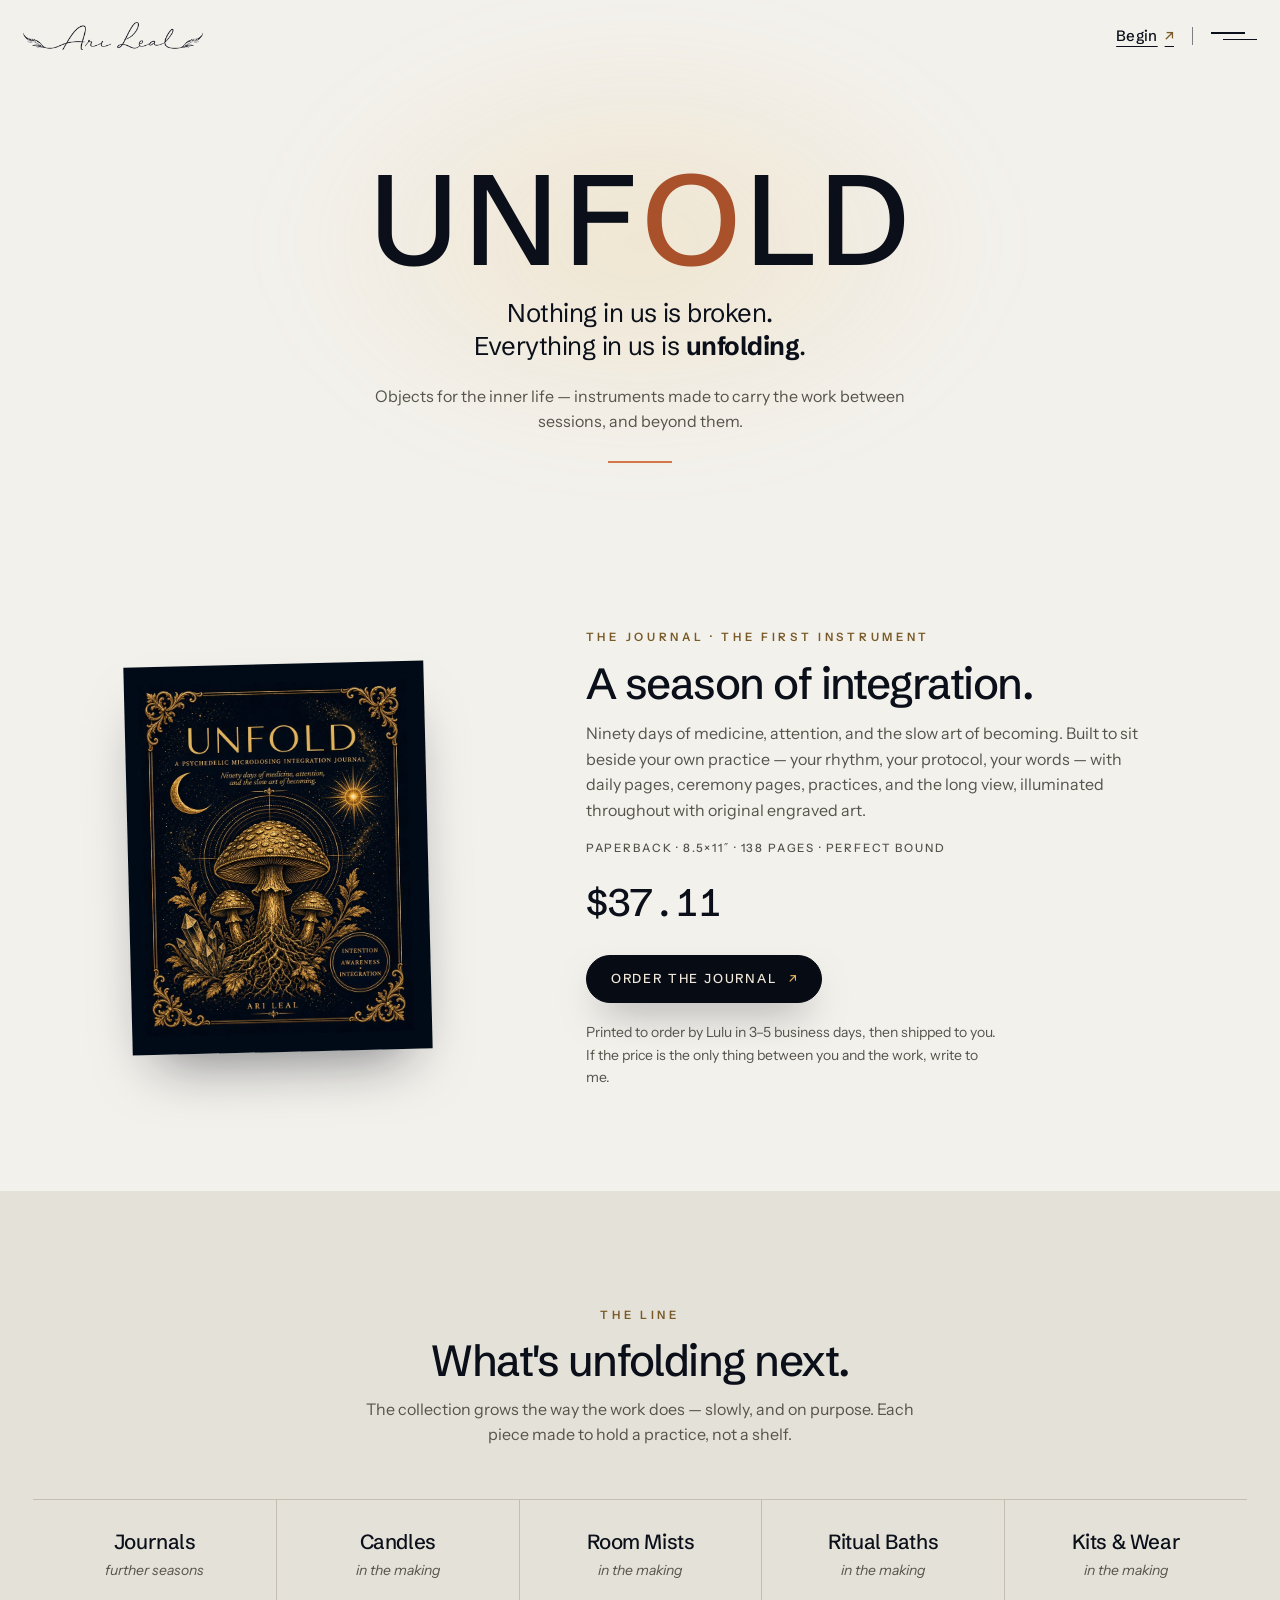
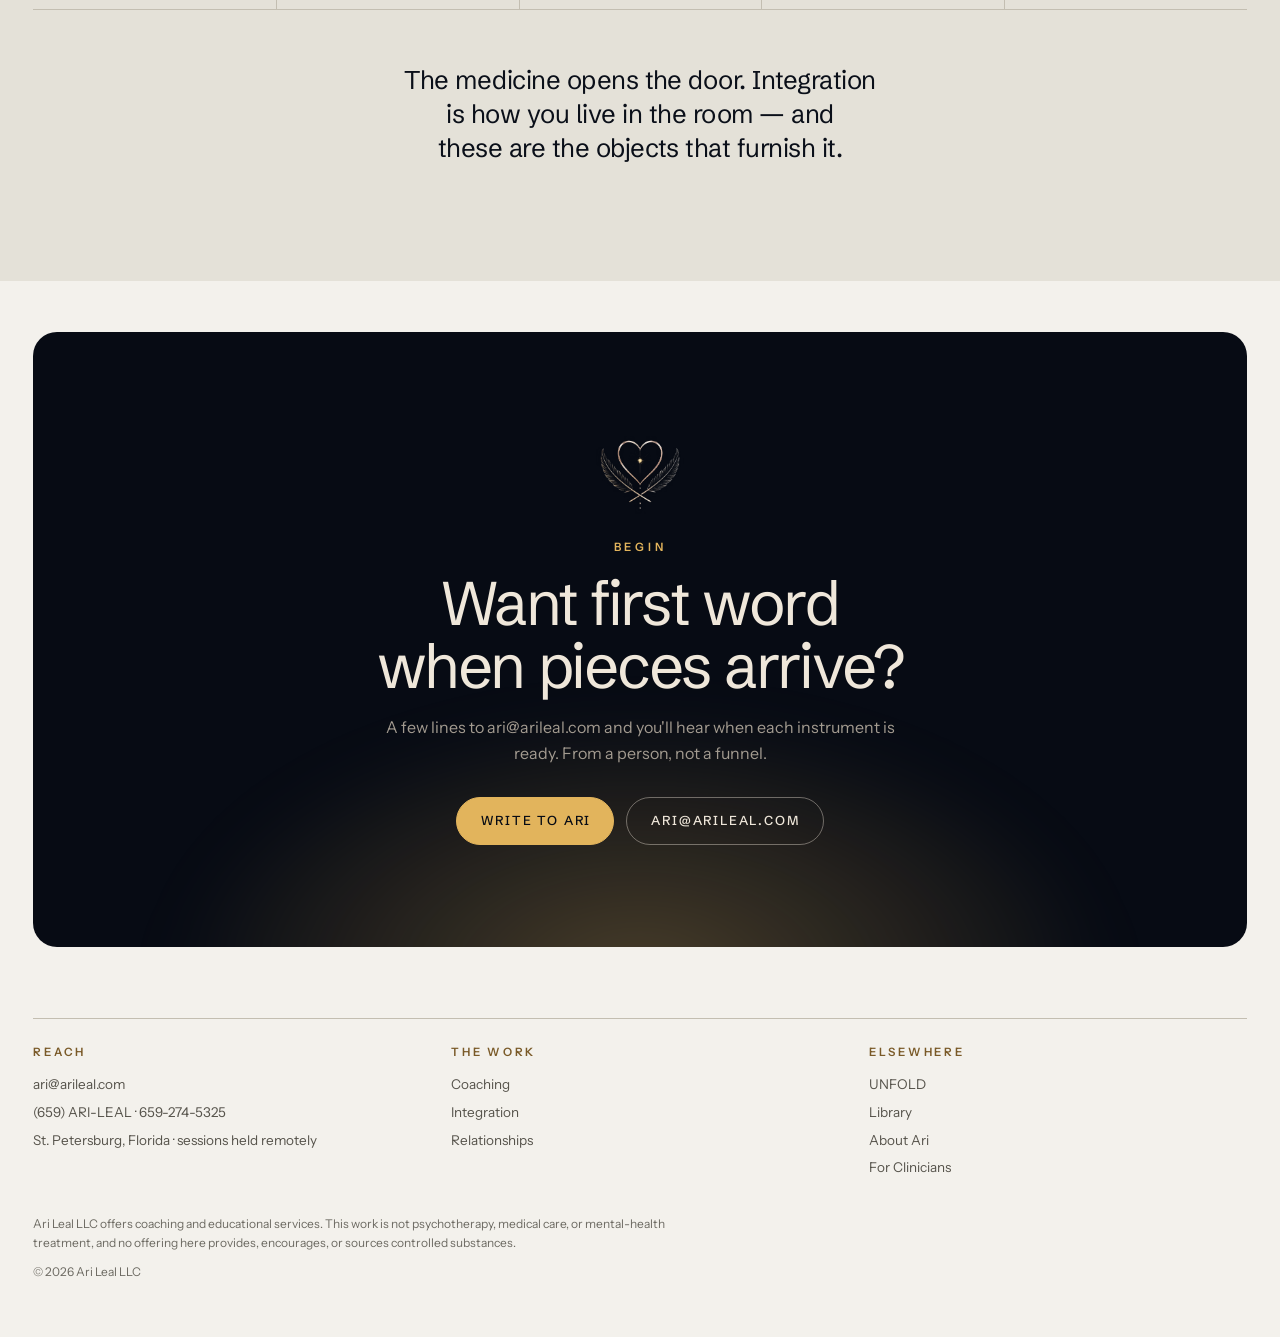
<file: unfold.html>
<!DOCTYPE html>
<html lang="en">
<head>
<meta charset="UTF-8">
<meta name="viewport" content="width=device-width, initial-scale=1.0">
<title>UNFOLD &mdash; objects for the inner life &middot; Ari Leal</title>
<meta name="description" content="UNFOLD is a line of instruments for the inner life by Ari Leal, beginning with a 90-day integration journal. Candles, room mists, ritual baths and more, unfolding slowly.">
<link rel="preconnect" href="https://fonts.googleapis.com">
<link rel="preconnect" href="https://fonts.gstatic.com" crossorigin>
<link rel="stylesheet" href="https://fonts.googleapis.com/css2?family=Schibsted+Grotesk:wght@400;500;600;700;800&family=Instrument+Sans:ital,wght@0,400;0,500;0,600;1,400&display=swap">
<link rel="stylesheet" href="styles.css?v=5">
<link rel="icon" href="favicon.ico" sizes="any">
<link rel="icon" type="image/png" sizes="32x32" href="assets/favicon-32.png">
<link rel="icon" type="image/png" sizes="16x16" href="assets/favicon-16.png">
<link rel="apple-touch-icon" href="assets/apple-touch-icon.png">
<meta name="theme-color" content="#F3F1EC">
<meta property="og:type" content="website">
<meta property="og:site_name" content="Ari Leal">
<meta property="og:title" content="UNFOLD — objects for the inner life · Ari Leal">
<meta property="og:description" content="UNFOLD is a line of instruments for the inner life by Ari Leal, beginning with a 90-day integration journal. Candles, room mists, ritual baths and more, unfolding slowly.">
<meta property="og:image" content="https://www.arileal.com/assets/og-image.jpg">
<meta property="og:image:width" content="1200">
<meta property="og:image:height" content="630">
<meta property="og:url" content="https://www.arileal.com/unfold.html">
<meta name="twitter:card" content="summary_large_image">
<meta name="twitter:title" content="UNFOLD — objects for the inner life · Ari Leal">
<meta name="twitter:description" content="UNFOLD is a line of instruments for the inner life by Ari Leal, beginning with a 90-day integration journal. Candles, room mists, ritual baths and more, unfolding slowly.">
<meta name="twitter:image" content="https://www.arileal.com/assets/og-image.jpg">
<link rel="canonical" href="https://www.arileal.com/unfold.html">
<script type="application/ld+json">
{
 "@context": "https://schema.org",
 "@graph": [
  {
   "@type": "Book",
   "name": "UNFOLD: A Psychedelic Microdosing Integration Journal",
   "description": "A 90-day print integration journal: daily pages, ceremony pages, practices, and the long view. No dosing guidance and no protocol.",
   "image": "https://www.arileal.com/assets/unfold-cover.jpg",
   "author": {
    "@type": "Person",
    "@id": "https://www.arileal.com/#ari",
    "name": "Ari Leal"
   },
   "publisher": {
    "@type": "Organization",
    "name": "UNFOLD"
   },
   "bookFormat": "https://schema.org/Paperback",
   "numberOfPages": 138,
   "inLanguage": "en",
   "url": "https://www.arileal.com/unfold.html",
   "sameAs": "https://www.lulu.com/shop/ari-leal/unfold-a-psychedelic-microdosing-integration-journal/paperback/product-yvqy95v.html"
  }
 ]
}
</script>
</head>
<body>

<nav class="top" aria-label="Primary">
  <div class="nav-l">
    <a class="sig" href="index.html" aria-label="Ari Leal, home">
      <img class="sig-ink" src="assets/signature-ink.png" alt="Ari Leal">
      <img class="sig-light" src="assets/signature.png" alt="" aria-hidden="true">
    </a>
  </div>
  <div class="nav-r">
    <a class="talk" href="https://book.carepatron.com/Ari-Leal--LLC/Ari?p=P2-YDHCMTzukZpEhNmncsw&amp;s=g0jdJdCH">Begin <i>&#8599;</i></a>
    <span class="bar"></span>
    <button class="burger" id="burger" type="button" aria-label="Menu" aria-expanded="false" aria-controls="menu"><i></i><i></i></button>
  </div>
</nav>

<div class="menu" id="menu" aria-hidden="true" inert>
  <div>
    <ul>
      <li><a href="index.html#work">The Work</a></li>
      <li><a href="index.html#unfold">UNFOLD <small>The Cabinet</small></a></li>
      <li><a href="library.html">Library</a></li>
      <li><a href="index.html#ari">About</a></li>
      <li><a href="#begin">Begin</a></li>
      <li><a href="https://clinicians.arileal.com">For Clinicians</a></li>
    </ul>
    <div class="menu-foot"><span>ari@arileal.com</span><span>St. Petersburg, Florida &middot; sessions held remotely</span></div>
  </div>
</div>

<section class="panel" id="brand" data-tone="light">
  <div class="wrap">
    <h1 class="brandword rv">UNF<span>O</span>LD</h1>
    <p class="store-credo rv">Nothing in us is broken. Everything in us is <em>unfolding</em>.</p>
    <p class="lede rv">Objects for the inner life &mdash; instruments made to carry the work between sessions, and beyond them.</p>
    <hr class="store-rule rv">
  </div>
</section>

<section class="panel" id="flagship" data-tone="light">
  <div class="wrap flag">
    <img class="cover rv" src="assets/unfold-cover.jpg" alt="UNFOLD — A Psychedelic Microdosing Integration Journal" loading="lazy">
    <div>
      <p class="eyebrow rv">The Journal &middot; the first instrument</p>
      <h2 class="rv">A season of integration.</h2>
      <p class="lede rv">Ninety days of medicine, attention, and the slow art of becoming. Built to sit beside your own practice &mdash; your rhythm, your protocol, your words &mdash; with daily pages, ceremony pages, practices, and the long view, illuminated throughout with original engraved art.</p>
      <p class="spec rv">Paperback &middot; 8.5&times;11&Prime; &middot; 138 pages &middot; perfect bound</p>
      <p class="price rv">$37.11</p>
      <p class="rv"><a class="pill pill--solid" href="https://www.lulu.com/shop/ari-leal/unfold-a-psychedelic-microdosing-integration-journal/paperback/product-yvqy95v.html" target="_blank" rel="noopener">Order the journal <i>&#8599;</i></a></p>
      <p class="fineprint rv">Printed to order by Lulu in 3&ndash;5 business days, then shipped to you. If the price is the only thing between you and the work, write to me.</p>
    </div>
  </div>
</section>

<section class="panel" id="line" data-tone="light">
  <div class="wrap">
    <div class="line-head">
      <p class="eyebrow rv">The Line</p>
      <h2 class="rv">What's unfolding next.</h2>
      <p class="lede rv">The collection grows the way the work does &mdash; slowly, and on purpose. Each piece made to hold a practice, not a shelf.</p>
    </div>
    <div class="line-grid rv">
      <div class="line-card"><h3>Journals</h3><p class="kicker">further seasons</p></div>
      <div class="line-card"><h3>Candles</h3><p class="kicker">in the making</p></div>
      <div class="line-card"><h3>Room Mists</h3><p class="kicker">in the making</p></div>
      <div class="line-card"><h3>Ritual Baths</h3><p class="kicker">in the making</p></div>
      <div class="line-card"><h3>Kits &amp; Wear</h3><p class="kicker">in the making</p></div>
    </div>
    <div class="ethos rv">
      <p>The medicine opens the door. Integration is how you live in the room &mdash; and these are the objects that furnish it.</p>
    </div>
  </div>
</section>

<section class="panel" id="begin" data-tone="light">
  <div class="night-card" data-tone="dark">
    <div class="begin-inner">
      <img class="emblem rv" src="assets/mark-t.png" alt="" aria-hidden="true" loading="lazy">
      <p class="eyebrow rv">Begin</p>
      <h2 class="rv">Want first word when pieces arrive?</h2>
      <p class="lede rv">A few lines to ari@arileal.com and you'll hear when each instrument is ready. From a person, not a funnel.</p>
      <div class="cta-row rv">
        <a class="pill pill--solid mag" href="mailto:ari@arileal.com?subject=UNFOLD">Write to Ari</a>
        <a class="pill pill--ghost mag" href="mailto:ari@arileal.com">ari@arileal.com</a>
      </div>
    </div>
  </div>
</section>

<footer class="site-foot">
  <div class="shell">
    <div class="foot">
      <div><p class="fh">Reach</p><a href="mailto:ari@arileal.com">ari@arileal.com</a><a href="tel:+16592745325">(659) ARI-LEAL &middot; 659-274-5325</a><span>St. Petersburg, Florida &middot; sessions held remotely</span></div>
      <div><p class="fh">The Work</p><a href="coaching.html">Coaching</a><a href="integration.html">Integration</a><a href="match-checking.html">Relationships</a></div>
      <div><p class="fh">Elsewhere</p><a href="unfold.html">UNFOLD</a><a href="library.html">Library</a><a href="index.html#ari">About Ari</a><a href="https://clinicians.arileal.com">For Clinicians</a></div>
    </div>
    <p class="fine">Ari Leal LLC offers coaching and educational services. This work is not psychotherapy, medical care, or mental-health treatment, and no offering here provides, encourages, or sources controlled substances.</p>
    <p class="fine">&copy; 2026 Ari Leal LLC</p>
  </div>
</footer>

<script>
(function(){
  var root=document.documentElement, body=document.body; root.classList.add('js');
  var reduce=window.matchMedia('(prefers-reduced-motion: reduce)').matches;
  var fine=window.matchMedia('(hover: hover) and (pointer: fine)').matches;

  /* reveals */
  var panels=[].slice.call(document.querySelectorAll('.panel'));
  if('IntersectionObserver' in window){
    var io=new IntersectionObserver(function(es){es.forEach(function(e){
      if(e.isIntersecting){e.target.classList.add('is-in');io.unobserve(e.target);}
    });},{threshold:0,rootMargin:'0px 0px -10% 0px'});
    panels.forEach(function(p){io.observe(p);});
  }else{panels.forEach(function(p){p.classList.add('is-in');});}
  if(panels[0])panels[0].classList.add('is-in');

  /* nav: light over night, a soft fade once the page moves */
  var darks=[].slice.call(document.querySelectorAll('[data-tone="dark"]'));
  function paint(){
    var dark=false, full=false;
    for(var i=0;i<darks.length;i++){var r=darks[i].getBoundingClientRect();
      if(r.top<=40&&r.bottom>=40){dark=true;full=!darks[i].classList.contains('night-card');break;}}
    body.classList.toggle('dark-nav',dark);
    body.classList.toggle('scrolled',window.scrollY>24&&(!dark||full));
  }
  var tick=false;
  window.addEventListener('scroll',function(){if(!tick){tick=true;requestAnimationFrame(function(){tick=false;paint();});}},{passive:true});
  window.addEventListener('resize',paint); paint();

  /* menu */
  var burger=document.getElementById('burger'), menuEl=document.getElementById('menu');
  function setMenu(open){
    body.classList.toggle('menu-open',open);
    burger.setAttribute('aria-expanded',open?'true':'false');
    menuEl.setAttribute('aria-hidden',open?'false':'true');
    menuEl.inert=!open;
    if(open){var f=menuEl.querySelector('a');if(f)setTimeout(function(){f.focus({preventScroll:true});},120);}
    else if(document.activeElement&&menuEl.contains(document.activeElement)){burger.focus();}
  }
  burger.addEventListener('click',function(){setMenu(!body.classList.contains('menu-open'));});
  [].slice.call(menuEl.querySelectorAll('a')).forEach(function(a){a.addEventListener('click',function(){setMenu(false);});});
  document.addEventListener('keydown',function(e){if(e.key==='Escape'&&body.classList.contains('menu-open'))setMenu(false);});

  /* magnetic pills: a light spring toward the pointer, fine pointers only */
  if(fine&&!reduce){
    [].slice.call(document.querySelectorAll('.mag')).forEach(function(b){
      var tx=0,ty=0,x=0,y=0,vx=0,vy=0,run=false;
      function step(){
        vx=(vx+(tx-x)*.16)*.72; vy=(vy+(ty-y)*.16)*.72; x+=vx; y+=vy;
        b.style.transform='translate('+x.toFixed(2)+'px,'+y.toFixed(2)+'px)';
        if(Math.abs(tx-x)+Math.abs(ty-y)+Math.abs(vx)+Math.abs(vy)>.05)requestAnimationFrame(step);
        else{run=false;if(!tx&&!ty)b.style.transform='';}
      }
      function kick(){if(!run){run=true;requestAnimationFrame(step);}}
      b.addEventListener('pointermove',function(e){var r=b.getBoundingClientRect();
        tx=(e.clientX-r.left-r.width/2)*.16; ty=(e.clientY-r.top-r.height/2)*.22; kick();});
      b.addEventListener('pointerleave',function(){tx=0;ty=0;kick();});
    });
  }
})();
</script>
</body>
</html>
</file>
<file: styles.css>
/* =========================================================
   ARI LEAL — shared stylesheet (v5)
   "The Lit Studio": the system extracted from the homepage.
   Light-first. Paper and shore lead, night is the inset panel
   or the full-bleed band, gold is light, ember is spent once.
   Type: Schibsted Grotesk (display, buttons) + Instrument Sans.
   Radii: 16 images · 24 panels · pill for every action.
   ========================================================= */

:root{
  /* night */
  --night:#070B14; --panel:#0D1220; --line:#232B42; --night-hi:#121A2C;
  --gold:#E2B45C;  --gold-soft:#A9874A; --gold-hi:#EAC57E; --gold-rgb:226,180,92;
  --ink:#EFE7DA;   --muted:#A39B90;
  /* paper and shore */
  --paper:#F3F1EC; --shore:#E4E1D8; --shore-2:#D6D2C7; --shore-line:#C3BEB1;
  --ink-deep:#0A0F19; --muted-deep:#56534B; --ink-dim:#6E6A62; --gold-deep:#7A5A28;
  /* spent once */
  --ember:#D4784A; --ember-deep:#A8512A; --ember-ink:#8F4524;

  --display:'Schibsted Grotesk',system-ui,-apple-system,'Segoe UI',sans-serif;
  --body:'Instrument Sans',system-ui,-apple-system,'Segoe UI',sans-serif;
  /* the old family names, remapped so page-level styles follow the new system */
  --fr:var(--display);
  --nw:var(--body);
  --ar:var(--body);

  --nav-h:72px;
  --pad:clamp(20px,2.6vw,36px);
  --inset:clamp(16px,2.6vw,40px);
  --r:24px;
  --ease:cubic-bezier(.22,.61,.36,1);
  --out:cubic-bezier(.23,1,.32,1);
  --io:cubic-bezier(.77,0,.175,1);
  color-scheme:light;
}

/* ---------- tone system : every component reads these ---------- */
:root,[data-tone="light"]{
  --bg:var(--paper); --surface:var(--shore); --fg:var(--ink-deep);
  --dim:var(--muted-deep); --accent:var(--gold-deep); --accent-ink:var(--paper);
  --rule:var(--shore-line);
  --btn-bg:var(--night); --btn-fg:var(--ink); --btn-hover:var(--night-hi); --btn-arrow:var(--gold);
  --btn-shadow:0 18px 40px -16px rgba(7,11,20,.55);
  --ghost-line:var(--ink-deep);
  --focus:var(--gold-deep);
}
[data-tone="dark"]{
  --bg:var(--night); --surface:var(--panel); --fg:var(--ink);
  --dim:var(--muted); --accent:var(--gold); --accent-ink:var(--night);
  --rule:var(--line);
  --btn-bg:var(--gold); --btn-fg:var(--night); --btn-hover:var(--gold-hi); --btn-arrow:var(--night);
  --btn-shadow:none;
  --ghost-line:color-mix(in srgb,var(--ink) 40%,transparent);
  --focus:var(--gold);
}

*{box-sizing:border-box;margin:0;padding:0}
html{background:var(--paper);-webkit-text-size-adjust:100%;scroll-behavior:smooth;scrollbar-color:var(--shore-line) transparent}
body{
  background:var(--paper); color:var(--ink-deep);
  font-family:var(--body); font-weight:400;
  font-size:16px; line-height:1.6;
  -webkit-font-smoothing:antialiased;
  overflow-x:hidden;
}
img,video{display:block;max-width:100%}
a{color:inherit;text-decoration:none}
b,strong{font-weight:600}
::selection{background:rgba(var(--gold-rgb),.38);color:var(--ink-deep)}
:focus-visible{outline:2px solid var(--focus);outline-offset:4px;border-radius:2px}

/* ============================ NAV ============================ */
nav.top{
  position:fixed; top:0; left:0; right:0; z-index:60;
  padding:calc(14px + env(safe-area-inset-top,0px)) clamp(18px,1.8vw,28px) 14px;
  display:flex; align-items:center; justify-content:space-between;
  pointer-events:none;
  color:var(--ink-deep); transition:color .45s ease;
}
nav.top > *{pointer-events:auto}
/* a soft fade under the nav once the page moves, so text dissolves instead of colliding */
nav.top::before{
  content:""; position:absolute; inset:0 0 -28px 0; z-index:-1; pointer-events:none;
  opacity:0; transition:opacity .45s ease;
  background:linear-gradient(180deg,rgba(243,241,236,.96) 0%,rgba(243,241,236,.82) 58%,rgba(243,241,236,0) 100%);
}
body.scrolled nav.top::before{opacity:1}
body.dark-nav nav.top::before{background:linear-gradient(180deg,rgba(7,11,20,.92) 0%,rgba(7,11,20,.74) 58%,rgba(7,11,20,0) 100%)}
body.menu-open nav.top::before{opacity:0}

.nav-l,.nav-r{display:flex;align-items:center;gap:18px}
.sig{display:block;position:relative;height:28px;width:180px}
.sig img{position:absolute;left:0;top:0;height:28px;width:auto;transition:opacity .45s ease}
.sig .sig-light{opacity:0}
body.dark-nav .sig .sig-ink,body.menu-open .sig .sig-ink{opacity:0}
body.dark-nav .sig .sig-light,body.menu-open .sig .sig-light{opacity:1}
.bar{width:1px;height:18px;background:currentColor;opacity:.5}
.talk{
  font-family:var(--display); font-size:15px; font-weight:500; letter-spacing:.02em; color:inherit;
  display:inline-flex; align-items:center; gap:7px; min-height:44px;
  text-decoration:underline; text-decoration-thickness:1px; text-underline-offset:5px;
}
.talk i{font-style:normal;color:var(--gold-deep);display:inline-block;transition:color .45s ease,transform .25s var(--out)}
.burger{width:46px;height:44px;background:none;border:0;cursor:pointer;display:flex;flex-direction:column;justify-content:center;gap:5px;align-items:flex-end;padding:0;color:inherit}
.burger i{display:block;height:1.5px;background:currentColor;width:34px;transition:transform .5s var(--out),width .5s var(--out)}
.burger i:nth-child(1){transform:translateX(-12px)}
body.menu-open .burger i:nth-child(1){transform:translateY(3.2px) rotate(-45deg);width:28px}
body.menu-open .burger i:nth-child(2){transform:translateY(-3.2px) rotate(45deg);width:28px}
body.dark-nav nav.top,body.menu-open nav.top{color:var(--ink)}
body.dark-nav .talk i,body.menu-open .talk i{color:var(--gold)}
body.dark-nav nav.top :focus-visible,body.menu-open nav.top :focus-visible{outline-color:var(--gold)}

/* full-screen menu, revealed top-down */
.menu{
  position:fixed; inset:0; z-index:55;
  background:var(--night); color:var(--ink);
  clip-path:inset(0 0 100% 0); transition:clip-path .6s var(--io);
  display:grid; align-items:end;
  padding:clamp(80px,12vh,120px) clamp(20px,4vw,56px) clamp(40px,8vh,72px);
  --focus:var(--gold);
}
body.menu-open .menu{clip-path:inset(0 0 0 0)}
.menu ul{list-style:none;margin:0;padding:0;display:grid;gap:2px}
.menu a{
  font-family:var(--display); font-weight:500; font-size:clamp(2rem,6.2vw,4.4rem);
  letter-spacing:-.04em; line-height:1.1; color:var(--ink);
  display:inline-flex; align-items:baseline; gap:18px;
  opacity:0; transform:translateY(18px);
  transition:opacity .45s ease,transform .6s var(--out),color .2s ease;
}
.menu a small{font-family:var(--body);font-size:11.5px;font-weight:600;letter-spacing:.24em;text-transform:uppercase;color:var(--gold-soft)}
body.menu-open .menu a{opacity:1;transform:none}
body.menu-open .menu li:nth-child(1) a{transition-delay:.18s}
body.menu-open .menu li:nth-child(2) a{transition-delay:.22s}
body.menu-open .menu li:nth-child(3) a{transition-delay:.26s}
body.menu-open .menu li:nth-child(4) a{transition-delay:.3s}
body.menu-open .menu li:nth-child(5) a{transition-delay:.34s}
body.menu-open .menu li:nth-child(6) a{transition-delay:.38s}
.menu-foot{margin-top:40px;font-size:13px;letter-spacing:.01em;color:var(--muted);display:flex;gap:28px;flex-wrap:wrap}

/* ========================== BUTTONS ========================== */
/* night pill on light, gold pill on night; ghost is a 1px outline */
.pill{
  display:inline-flex; align-items:center; justify-content:center; gap:12px;
  min-height:48px; padding:14px 22px 14px 24px;
  font-family:var(--display); font-size:13px; font-weight:500; line-height:1.2;
  letter-spacing:.14em; text-transform:uppercase;
  border-radius:999px; border:1px solid transparent;
  white-space:nowrap; cursor:pointer; -webkit-appearance:none; appearance:none;
  transition:background .25s ease,color .25s ease,border-color .25s ease,box-shadow .4s ease,scale .16s var(--out);
}
.pill:active{scale:.97}
.pill i{font-style:normal;color:var(--btn-arrow)}
.pill--solid{background:var(--btn-bg);color:var(--btn-fg);border-color:var(--btn-bg);box-shadow:var(--btn-shadow)}
.pill--solid:hover,.pill--solid:focus-visible{background:var(--btn-hover);border-color:var(--btn-hover)}
.pill--ghost{background:transparent;color:var(--fg);border-color:var(--ghost-line)}
.pill[disabled]{opacity:.38;cursor:not-allowed;scale:none}

/* ======================== TYPE + PANELS ======================== */
h1,h2,h3{font-family:var(--display);font-weight:500;letter-spacing:-.035em;line-height:1.02;text-wrap:balance;color:var(--fg)}
h3{letter-spacing:-.02em;line-height:1.2}
h1 b,h2 b{font-weight:800}
.eyebrow{font-family:var(--body);font-size:11.5px;font-weight:600;letter-spacing:.32em;text-transform:uppercase;color:var(--accent)}
.kicker{font-family:var(--body);font-style:italic;font-size:clamp(15px,1.3vw,17px);color:var(--dim)}
.lede{color:var(--dim);font-size:clamp(15px,1.25vw,17px);line-height:1.6;max-width:52ch}

.panel{
  position:relative;
  display:flex; align-items:center;
  padding:calc(var(--nav-h) + 28px) var(--pad) 92px;
  background:var(--bg); color:var(--fg);
  overflow:hidden; isolation:isolate;
}
.wrap{width:100%; max-width:1360px; margin:0 auto; position:relative; z-index:2}

/* ---------- reveal (only when JS is on) ---------- */
html.js .panel:not(.is-in) .rv{opacity:0; transform:translateY(16px)}
.rv{transition:opacity .9s var(--out), transform .9s var(--out)}
.panel.is-in .rv{opacity:1; transform:none}
.rv:nth-child(2){transition-delay:.07s}
.rv:nth-child(3){transition-delay:.14s}
.rv:nth-child(4){transition-delay:.21s}
.rv:nth-child(5){transition-delay:.28s}
.rv:nth-child(6){transition-delay:.35s}

/* ===================== BEGIN : inset on night ===================== */
#begin{display:block;background:var(--paper);padding:clamp(24px,4vw,60px) var(--inset)}
.night-card{
  position:relative; background:var(--night); color:var(--ink);
  border-radius:var(--r); overflow:hidden; isolation:isolate;
  text-align:center; padding:clamp(56px,8vw,110px) clamp(24px,5vw,80px);
}
.night-card::before{
  content:""; position:absolute; left:50%; bottom:-55%; width:90%; height:100%;
  transform:translateX(-50%); pointer-events:none; filter:blur(30px);
  background:radial-gradient(ellipse,rgba(var(--gold-rgb),.3),rgba(var(--gold-rgb),0) 62%);
}
.begin-inner{position:relative;z-index:2;max-width:760px;margin:0 auto;display:flex;flex-direction:column;align-items:center}
.emblem{width:92px;opacity:.92;margin-bottom:22px}
.begin-inner .eyebrow{margin-bottom:16px}
.begin-inner h2{font-size:clamp(2.2rem,4.8vw,4rem);font-weight:400;letter-spacing:-.04em}
.begin-inner h2 b{font-weight:700}
.begin-inner .lede{color:var(--muted);margin:18px auto 0;max-width:50ch}
.cta-row{display:flex;gap:12px;flex-wrap:wrap;justify-content:center;margin-top:30px}

/* ============================ FOOTER ============================ */
.site-foot{position:relative;background:var(--paper);color:var(--muted-deep);font-size:13.5px;padding-block:20px 56px}
.shell{max-width:1360px;margin:0 auto;padding-inline:var(--pad)}
.foot{display:grid;grid-template-columns:repeat(auto-fit,minmax(200px,1fr));gap:28px 40px;margin-bottom:32px;border-top:1px solid var(--shore-line);padding-top:24px}
.foot .fh{margin:0 0 10px;font-size:11.5px;font-weight:600;letter-spacing:.24em;text-transform:uppercase;color:var(--gold-deep)}
.foot a,.foot span{display:block;color:var(--muted-deep);padding-block:3px;transition:color .3s ease}
.fine{max-width:80ch;line-height:1.6;font-size:12px;color:var(--muted-deep);opacity:.85}
.fine + .fine{margin-top:10px}

/* ===================== ROOM PAGES ===================== */
#hero{min-height:82vh;min-height:82svh;padding-bottom:120px;background:var(--paper) 72% center/cover no-repeat}
#hero::before{content:"";position:absolute;inset:0;z-index:1;pointer-events:none;
  background:
    linear-gradient(180deg,rgba(243,241,236,.72) 0,rgba(243,241,236,0) 150px),
    linear-gradient(90deg,rgba(243,241,236,.68) 0%,rgba(243,241,236,.46) 34%,rgba(243,241,236,0) 58%)}
#hero::after{content:"";position:absolute;left:0;right:0;bottom:0;height:180px;z-index:1;pointer-events:none;
  background:linear-gradient(180deg,rgba(243,241,236,0),var(--paper))}
.hero-copy{max-width:36rem}
.crumb{font-family:var(--body);font-size:11.5px;font-weight:500;letter-spacing:.18em;text-transform:uppercase;color:var(--dim);margin-bottom:26px}
.crumb a{transition:color .25s ease}
.crumb span{margin:0 9px;opacity:.5}
#hero h1{font-size:clamp(3rem,6.4vw,5.6rem);line-height:.98;letter-spacing:-.04em}
.rule{width:64px;height:2px;background:var(--accent);margin:26px 0 20px}
.triad{font-family:var(--body);font-size:11.5px;font-weight:600;letter-spacing:.32em;text-transform:uppercase;color:var(--accent)}
.desc{margin-top:18px;font-size:clamp(16px,1.5vw,19px);line-height:1.5;color:var(--fg);max-width:30rem}

/* reading column */
#read{padding-top:24px;padding-bottom:36px;align-items:flex-start}
.col{width:100%;max-width:660px;margin:0 auto}
.beat{padding:56px 0 10px}
.beat + .beat{border-top:1px solid var(--rule)}
.beat h2{font-size:clamp(1.75rem,3vw,2.4rem);line-height:1.08;margin:14px 0 20px}
.beat p{color:var(--dim);margin-bottom:18px;max-width:60ch;font-size:17px;line-height:1.7}
.beat p.lead{font-size:19px;line-height:1.6;color:var(--fg)}
.beat p.eyebrow{font-size:11.5px;line-height:1.6;color:var(--accent);margin-bottom:0}
.beat p.short{color:var(--fg);font-family:var(--display);font-weight:500;font-size:19px;letter-spacing:-.01em}
#read .pull,#art-body .pull{
  font-family:var(--display); font-weight:500; font-style:normal;
  font-size:clamp(1.35rem,2.3vw,1.75rem); line-height:1.25; letter-spacing:-.025em;
  color:var(--fg); margin:32px 0; max-width:30ch;
}
#read .pull::before,#art-body .pull::before{content:"";display:block;width:40px;height:1px;background:var(--accent);margin-bottom:18px}

/* arcs — a table, not cards */
.arcs{margin-top:34px;border-top:1px solid var(--fg)}
.arc{display:grid;grid-template-columns:160px minmax(0,1fr) auto;gap:24px;align-items:baseline;padding:20px 0;border-bottom:1px solid var(--rule)}
.arc .name{font-family:var(--display);font-weight:500;font-size:19px;letter-spacing:-.02em;color:var(--fg)}
.arc .d{color:var(--dim);font-size:15.5px;line-height:1.55}
.arc .price{font-family:var(--display);font-variant-numeric:tabular-nums;font-weight:500;color:var(--fg);white-space:nowrap;text-align:right;font-size:16px}
.arc .price small{display:block;font-family:var(--body);font-weight:400;color:var(--dim);font-size:12px;margin-top:3px;letter-spacing:.02em}
.beat .arcs-note{margin-top:16px;font-size:15px;color:var(--dim)}

/* other rooms */
.switch{max-width:660px;margin:40px auto 0;padding-top:26px;border-top:1px solid var(--rule);display:flex;gap:10px;flex-wrap:wrap;align-items:center}
.switch .lbl{font-family:var(--body);font-size:11.5px;font-weight:600;letter-spacing:.32em;text-transform:uppercase;color:var(--accent);margin-right:8px}

/* ===================== UNFOLD STORE ===================== */
#brand{padding-block:calc(var(--nav-h) + clamp(56px,10vh,110px)) clamp(48px,7vh,80px);text-align:center}
#brand::before,#atrium::before{
  content:""; position:absolute; left:50%; top:46%; width:min(70vw,760px); height:min(46vw,460px);
  transform:translate(-50%,-50%); z-index:0; pointer-events:none; filter:blur(40px);
  background:radial-gradient(ellipse,rgba(var(--gold-rgb),.2),rgba(var(--gold-rgb),0) 66%);
}
#brand .wrap{display:flex; flex-direction:column; align-items:center; gap:20px}
.brandword{
  font-weight:500; letter-spacing:.04em; text-transform:uppercase;
  font-size:clamp(3.4rem,10vw,8rem); line-height:.9; margin-left:.04em;
}
.brandword span{color:var(--ember-deep)}
.store-credo{font-family:var(--display);font-weight:400;font-size:clamp(1.25rem,2.2vw,1.6rem);line-height:1.3;letter-spacing:-.02em;color:var(--fg);max-width:30ch;text-wrap:balance}
.store-credo em{font-style:normal;font-weight:700}
.store-rule{width:64px;height:2px;background:var(--ember);border:0;margin-top:6px}

#flagship{padding-block:clamp(56px,8vw,110px)}
.flag{display:grid; grid-template-columns:minmax(0,.85fr) minmax(0,1.15fr); gap:clamp(30px,5vw,80px); align-items:center}
.flag .cover{
  justify-self:center; width:min(100%,300px);
  box-shadow:0 30px 60px -26px rgba(10,15,25,.55);
  transition:transform .9s var(--out),box-shadow .6s var(--out),opacity .9s var(--out);
}
html.js .panel:not(.is-in) .flag .cover{transform:translateY(20px) rotate(-4deg)}
.panel.is-in .flag .cover,.flag .cover{transform:rotate(-1.4deg)}
.flag h2{font-size:clamp(2rem,3.4vw,3rem); margin:14px 0 16px}
.flag .spec{font-family:var(--body);font-size:11.5px;font-weight:500;letter-spacing:.16em;text-transform:uppercase;color:var(--dim);margin-top:16px}
.flag .price{font-family:var(--display);font-weight:500;font-size:clamp(2rem,3vw,2.6rem);letter-spacing:-.03em;font-variant-numeric:tabular-nums;color:var(--fg);margin:14px 0 22px}
.flag .fineprint{font-size:14px; color:var(--dim); margin-top:18px; max-width:46ch}

#line{--bg:var(--shore);padding-block:clamp(64px,9vw,120px)}
.line-head{text-align:center; max-width:56ch; margin:0 auto clamp(32px,4vw,52px)}
.line-head h2{font-size:clamp(2rem,3.4vw,3rem); margin:14px 0 14px}
.line-head .lede{margin-inline:auto}
.line-grid{display:grid;grid-template-columns:repeat(5,minmax(0,1fr));border-top:1px solid var(--rule);border-bottom:1px solid var(--rule)}
.line-card{position:relative;padding:30px 18px 28px;text-align:center}
.line-card + .line-card{border-left:1px solid var(--rule)}
.line-card::before{content:"";position:absolute;left:0;right:0;top:-1px;height:1px;background:var(--accent);transform:scaleX(0);transform-origin:left;transition:transform .5s var(--out)}
.line-card h3{font-size:clamp(1.15rem,1.6vw,1.35rem);margin-bottom:4px}
.line-card .kicker{font-size:14px}
.ethos{max-width:640px; margin:clamp(40px,6vh,64px) auto 0; text-align:center}
.ethos p{font-family:var(--display);font-weight:400;font-size:clamp(1.25rem,2.2vw,1.6rem);line-height:1.32;letter-spacing:-.02em;color:var(--fg);text-wrap:balance}

/* ===================== THE LIBRARY ===================== */
#atrium{padding-block:calc(var(--nav-h) + clamp(56px,10vh,110px)) clamp(48px,7vh,84px);text-align:center}
#atrium .wrap{display:flex; flex-direction:column; align-items:center; gap:18px}
#atrium h1{font-size:clamp(3rem,7vw,6rem);letter-spacing:-.04em;line-height:.95}
.lib-center{font-family:var(--display);font-weight:400;font-size:clamp(1.25rem,2.2vw,1.6rem);line-height:1.3;letter-spacing:-.02em;color:var(--fg);max-width:34ch;text-wrap:balance}
.lib-center em{font-style:normal;font-weight:700}
.center-mark{width:13px;height:13px;border:1px solid var(--accent);border-radius:50%;position:relative;margin-top:10px}
.center-mark::after{content:"";position:absolute;inset:3.5px;border-radius:50%;background:var(--accent)}

/* the shelves: a full-bleed night band, one hairline row per wing */
#shelves{padding-block:clamp(72px,9vw,130px)}
.wings{border-top:1px solid var(--line)}
.wing{
  position:relative; width:100%; cursor:pointer;
  background:none; border:0; border-bottom:1px solid var(--line); border-radius:0;
  font:inherit; color:inherit; text-align:left;
  display:grid; grid-template-columns:88px minmax(0,.9fr) minmax(0,1.5fr) auto;
  grid-template-rows:auto 1fr auto;
  grid-template-areas:"img t p go" "img k p go" "img k count go";
  column-gap:clamp(18px,3vw,44px); row-gap:6px; align-items:start;
  padding-block:clamp(26px,3vw,40px);
}
.wing::before{content:"";position:absolute;left:0;right:0;top:-1px;height:1px;background:var(--gold);transform:scaleX(0);transform-origin:left;transition:transform .5s var(--out)}
.wing img{grid-area:img;align-self:center;width:88px;height:88px;object-fit:contain;mix-blend-mode:screen;transition:transform .6s var(--out)}
.wing h2{grid-area:t;font-size:clamp(1.6rem,2.4vw,2.1rem);color:var(--ink)}
.wing .kicker{grid-area:k;color:var(--gold);font-size:15px}
.wing p:not(.kicker){grid-area:p;color:var(--muted);font-size:15.5px;line-height:1.6;max-width:52ch}
.wing .count{grid-area:count;margin-top:8px;font-family:var(--body);font-size:11.5px;font-weight:600;letter-spacing:.16em;text-transform:uppercase;color:var(--muted)}
.wing .enter{grid-area:go;align-self:center;font-family:var(--display);font-size:12px;font-weight:500;letter-spacing:.18em;text-transform:uppercase;color:var(--gold);white-space:nowrap}
.wing h2,.wing .kicker,.wing p,.wing .count,.wing .enter{transition:transform .45s var(--out)}
.wing:focus-visible{outline-offset:-2px;border-radius:0}

/* floating glass panels */
.lp-scrim{position:fixed;inset:0;background:rgba(4,7,14,.5);z-index:80;opacity:0;visibility:hidden;transition:opacity .25s ease,visibility 0s linear .25s}
.lp-scrim.open{opacity:1;visibility:visible;transition:opacity .25s ease}
.lpanel{
  position:fixed; inset:5vh 5vw; z-index:85;
  background:rgba(7,11,20,.8);
  backdrop-filter:blur(26px) saturate(1.2); -webkit-backdrop-filter:blur(26px) saturate(1.2);
  border:1px solid rgba(var(--gold-rgb),.3); border-radius:var(--r);
  box-shadow:0 40px 120px rgba(0,0,0,.5), inset 0 1px 0 rgba(239,231,218,.1);
  overflow-y:auto; padding:clamp(48px,5vw,72px) clamp(24px,6vw,80px);
  opacity:0; visibility:hidden; transform:translateY(18px);
  transition:opacity .3s ease,transform .45s var(--out),visibility 0s linear .3s;
  color:var(--ink); -webkit-overflow-scrolling:touch;
  --focus:var(--gold);
}
.lpanel.open{opacity:1;visibility:visible;transform:none;transition:opacity .3s ease,transform .45s var(--out)}
.lp-close{position:absolute;top:18px;right:18px;width:44px;height:44px;border-radius:50%;
  background:rgba(13,18,32,.8);border:1px solid var(--line);color:var(--ink);font-size:16px;cursor:pointer;
  display:flex;align-items:center;justify-content:center;transition:border-color .2s ease,color .2s ease,scale .16s var(--out)}
.lp-close:active{scale:.94}
.lp-head{text-align:center;margin-bottom:30px}
.lp-head img{width:64px;margin:0 auto 16px;mix-blend-mode:screen}
.lp-head h2{font-size:clamp(1.9rem,3.2vw,2.8rem);color:var(--ink);margin-bottom:6px}
.lp-head .kicker{color:var(--gold-soft);font-size:15px}
.lp-head p.srline{color:var(--muted);font-size:15px;max-width:52ch;margin:14px auto 0}
.lp-vols{max-width:720px;margin:0 auto}
.vol{display:grid;grid-template-columns:110px minmax(0,1fr);gap:22px;align-items:start;padding:22px 0;border-top:1px solid var(--line)}
.vol:last-child{border-bottom:1px solid var(--line)}
.vol .vnum{font-family:var(--body);font-size:11.5px;font-weight:600;letter-spacing:.2em;text-transform:uppercase;color:var(--gold-soft);padding-top:6px}
.vol h3{font-size:clamp(1.15rem,2vw,1.4rem);color:var(--ink);margin-bottom:8px;transition:color .2s ease}
.vol p{color:var(--muted);font-size:15px;line-height:1.6;margin:0}
.vol .vsoon{display:block;margin-top:9px;font-family:var(--body);font-style:italic;font-size:13px;color:var(--gold-soft)}
.shelf-empty{border-top:1px solid var(--line);border-bottom:1px solid var(--line);padding:32px 0;text-align:center;
  font-family:var(--body);font-style:italic;font-size:15px;color:var(--muted)}
.shelf-label{font-family:var(--body);font-size:11.5px;font-weight:600;letter-spacing:.24em;text-transform:uppercase;color:var(--gold-soft);text-align:center;margin:4px 0 6px}

/* ===================== ARTICLE PAGES ===================== */
#art-hero{padding-block:calc(var(--nav-h) + clamp(48px,8vh,96px)) clamp(20px,3vh,34px);text-align:center}
#art-hero .wrap{max-width:880px}
.art-crumb{font-family:var(--body);font-size:11.5px;font-weight:500;letter-spacing:.18em;text-transform:uppercase;color:var(--dim);margin-bottom:24px}
.art-crumb a{transition:color .25s ease}
.art-crumb span{margin:0 9px;opacity:.5}
#art-hero h1{font-size:clamp(2.1rem,4.2vw,3.6rem);line-height:1.04;letter-spacing:-.04em;margin-bottom:20px}
.standfirst{font-family:var(--display);font-weight:400;font-size:clamp(1.15rem,1.9vw,1.45rem);line-height:1.35;letter-spacing:-.015em;color:var(--fg);max-width:40ch;margin:0 auto;text-wrap:balance}
.art-meta{margin-top:24px;font-family:var(--body);font-size:11.5px;font-weight:600;letter-spacing:.24em;text-transform:uppercase;color:var(--accent)}
.art-rule{width:64px;height:1px;background:var(--accent);border:0;margin:28px auto 0}

#art-body{padding-block:clamp(20px,3vh,34px) clamp(64px,8vw,110px)}
#art-body .col{max-width:680px;margin:0 auto}
#art-body p{color:var(--dim);font-size:17px;line-height:1.75;margin-bottom:20px}
#art-body p.lead{font-size:19px;line-height:1.65;color:var(--fg)}
#art-body p b{color:var(--fg)}
#art-body h2{font-size:clamp(1.6rem,2.6vw,2.1rem);line-height:1.1;margin:52px 0 18px}
#art-body a:not(.pill){color:var(--accent);border-bottom:1px solid color-mix(in srgb,var(--accent) 40%,transparent);transition:border-color .25s ease}

/* programme table */
.chart{max-width:960px;margin:48px auto}
/* the table breaks out of the reading column so five columns can breathe */
#art-body .col .chart,#art-body .col .ch-note{position:relative;width:min(960px,calc(100vw - 2*var(--pad)));max-width:none;left:50%;transform:translateX(-50%)}
#art-body .col .chart{margin-bottom:0}
#art-body .ch-note{font-size:13px;line-height:1.6;font-style:italic;margin:16px 0 36px}
.ch-title{font-family:var(--body);font-size:11.5px;font-weight:600;letter-spacing:.24em;text-transform:uppercase;color:var(--accent);text-align:center;margin-bottom:8px}
.ch-sub{font-family:var(--body);font-style:italic;font-size:15px;color:var(--dim);text-align:center;margin-bottom:24px}
.ch-row{display:grid;grid-template-columns:1.1fr 1fr 1fr 1.05fr 1.2fr;gap:16px;padding:16px 0;border-top:1px solid var(--rule);align-items:start}
.ch-row.head{border-top:none;padding-bottom:8px}
.ch-row.head span{font-family:var(--body);font-size:11px;font-weight:600;letter-spacing:.18em;text-transform:uppercase;color:var(--accent)}
.ch-row:last-child{border-bottom:1px solid var(--rule)}
.ch-fam{font-family:var(--body);font-size:11.5px;font-weight:600;letter-spacing:.16em;text-transform:uppercase;color:var(--accent);line-height:1.5;padding-top:3px}
.ch-drug{font-family:var(--display);font-weight:500;font-size:17px;letter-spacing:-.015em;color:var(--fg);line-height:1.3}
.ch-drug small{display:block;font-family:var(--body);font-weight:400;font-size:13px;letter-spacing:0;color:var(--dim);font-style:italic;margin-top:3px}
.ch-dev,.ch-ind{font-size:14.5px;color:var(--fg);line-height:1.5}
.ch-stage{font-size:13.5px;color:var(--dim);line-height:1.5}
.pips{display:flex;gap:5px;margin-bottom:8px}
.pips i{width:24px;height:4px;border-radius:999px;background:var(--rule);display:block}
.pips i.on{background:var(--accent)}
.pips i.half{background:linear-gradient(90deg,var(--accent) 50%,var(--rule) 50%)}
.ch-note{max-width:960px;margin:14px auto 0;font-size:13px;color:var(--dim);font-style:italic;line-height:1.6}

#art-body .art-source{max-width:680px;margin:40px auto 0;padding:22px 0;border-top:1px solid var(--rule);border-bottom:1px solid var(--rule)}
#art-body .art-source p{font-size:13.5px;line-height:1.65;margin:0 0 10px}
#art-body .art-source p:last-child{margin:0}
.art-source b{color:var(--fg);font-weight:600}
.art-byline{max-width:680px;margin:32px auto 0}
.art-byline h3{font-size:1.3rem;color:var(--fg);margin-bottom:6px}
#art-body .art-byline p{font-size:15px;line-height:1.7;margin:0}
.art-back{max-width:680px;margin:34px auto 0;padding-top:26px;border-top:1px solid var(--rule);text-align:center}

/* ============ hover, only for a real pointer ============ */
@media (hover:hover) and (pointer:fine){
  .talk:hover i{transform:translate(2px,-2px)}
  .menu a:hover{color:var(--gold)}
  .pill--ghost:hover{border-color:var(--fg)}
  [data-tone="light"] .pill--ghost:hover{background:var(--fg);color:var(--bg)}
  .foot a:hover{color:var(--ink-deep)}
  .crumb a:hover,.art-crumb a:hover{color:var(--fg)}
  #art-body a:not(.pill):hover{border-bottom-color:var(--accent)}
  .panel.is-in .flag .cover:hover{transform:rotate(0deg) translateY(-6px);box-shadow:0 40px 70px -28px rgba(10,15,25,.5)}
  .line-card:hover::before{transform:scaleX(1)}
  .wing:hover::before{transform:scaleX(1)}
  .wing:hover h2,.wing:hover .kicker,.wing:hover p,.wing:hover .count,.wing:hover .enter{transform:translateX(8px)}
  .wing:hover img{transform:scale(1.06) rotate(-3deg)}
  .lp-close:hover{border-color:var(--gold);color:var(--gold)}
  a.vol:hover h3{color:var(--gold)}
}

/* ========================= RESPONSIVE ========================= */
@media (max-width:900px){
  .panel{padding-top:calc(var(--nav-h) + 26px); padding-bottom:64px}
  #hero{min-height:0;padding-bottom:90px;background-position:62% center}
  #hero::before{background:linear-gradient(180deg,rgba(243,241,236,.96) 0%,rgba(243,241,236,.9) 46%,rgba(243,241,236,.55) 72%,rgba(243,241,236,.25) 100%)}
  .beat{padding:44px 0 8px}
  .flag{grid-template-columns:1fr; gap:30px}
  .flag .cover{width:min(64%,240px)}
  .wing{grid-template-columns:56px minmax(0,1fr);grid-template-rows:auto;
    grid-template-areas:"img t" "img k" "img p" "img count" "img go";column-gap:18px}
  .wing img{width:56px;height:56px;align-self:start;margin-top:4px}
  .wing .enter{align-self:start;margin-top:10px}
  .foot a{padding-block:11px}
}
@media (max-width:720px){
  .line-grid{grid-template-columns:1fr}
  .line-card{display:flex;justify-content:space-between;align-items:baseline;gap:16px;text-align:left;padding:18px 0}
  .line-card + .line-card{border-left:0;border-top:1px solid var(--rule)}
  .line-card h3{margin:0}
}
@media (max-width:860px){
  .ch-row{grid-template-columns:1fr;gap:5px;padding:18px 0}
  .ch-row.head{display:none}
  .ch-fam{order:-1}
}
@media (max-width:640px){
  .arc{grid-template-columns:1fr;gap:6px}
  .arc .price{text-align:left}
  .vol{grid-template-columns:1fr;gap:6px}
  .lpanel{inset:0;border-radius:0;border:0;background:rgba(7,11,20,.94);padding-top:76px}
}
@media (max-width:560px){
  .sig{width:150px;height:23px}
  .sig img{height:23px}
  .talk{font-size:13px}
  .art-back .pill{white-space:normal;text-align:center;line-height:1.35}
}
@media (min-width:561px){
  .begin-inner h2 b{white-space:nowrap}
}
@media (prefers-reduced-motion:reduce){
  html{scroll-behavior:auto}
  html.js .panel:not(.is-in) .rv{transform:none}
  .rv{transition:opacity .4s ease}
  html.js .panel:not(.is-in) .flag .cover{transform:rotate(-1.4deg)}
  .pill:active,.lp-close:active{scale:none}
  .wing::before,.wing img,.wing h2,.wing .kicker,.wing p,.wing .count,.wing .enter,.line-card::before,.talk i,.flag .cover{transition:none}
  .menu{clip-path:none;opacity:0;visibility:hidden;transition:opacity .25s ease,visibility 0s linear .25s}
  body.menu-open .menu{opacity:1;visibility:visible;transition:opacity .25s ease}
  .menu a{transform:none;transition:color .2s ease}
  .lpanel{transform:none}
}
</file>
